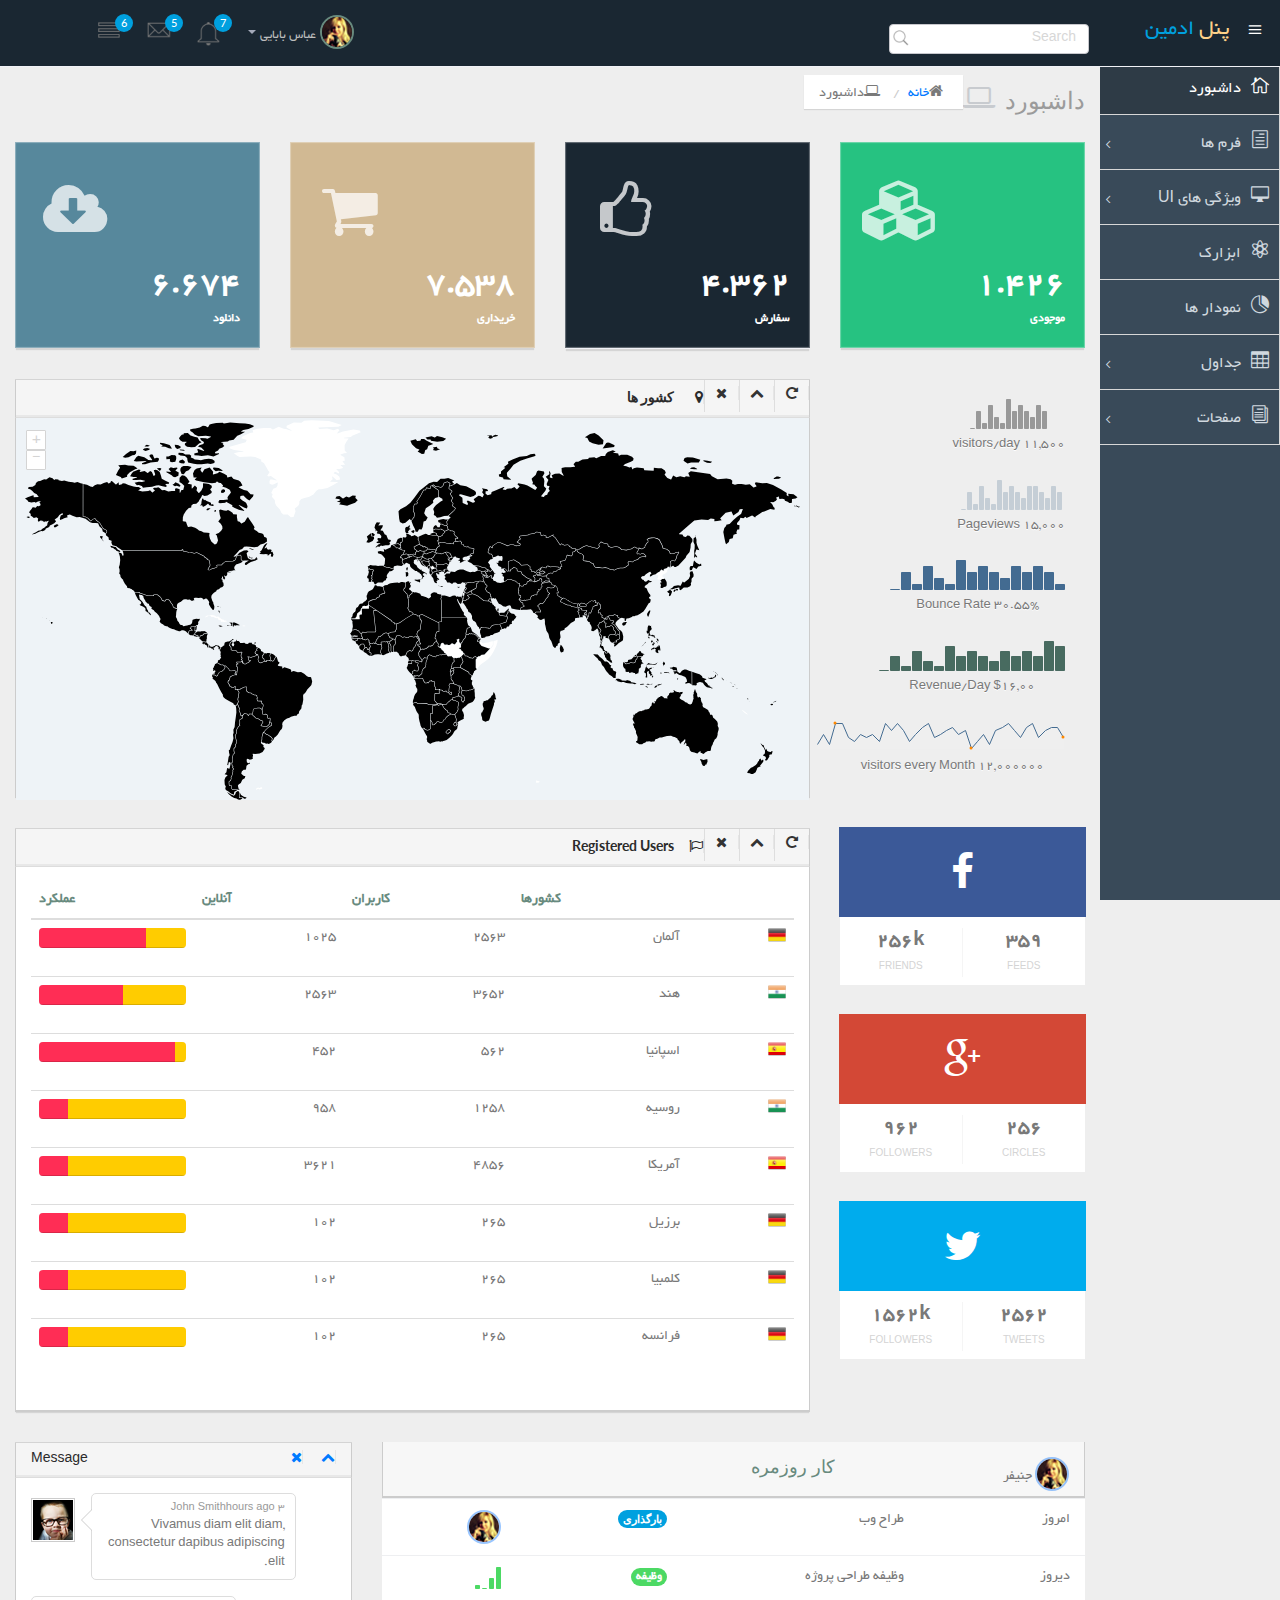
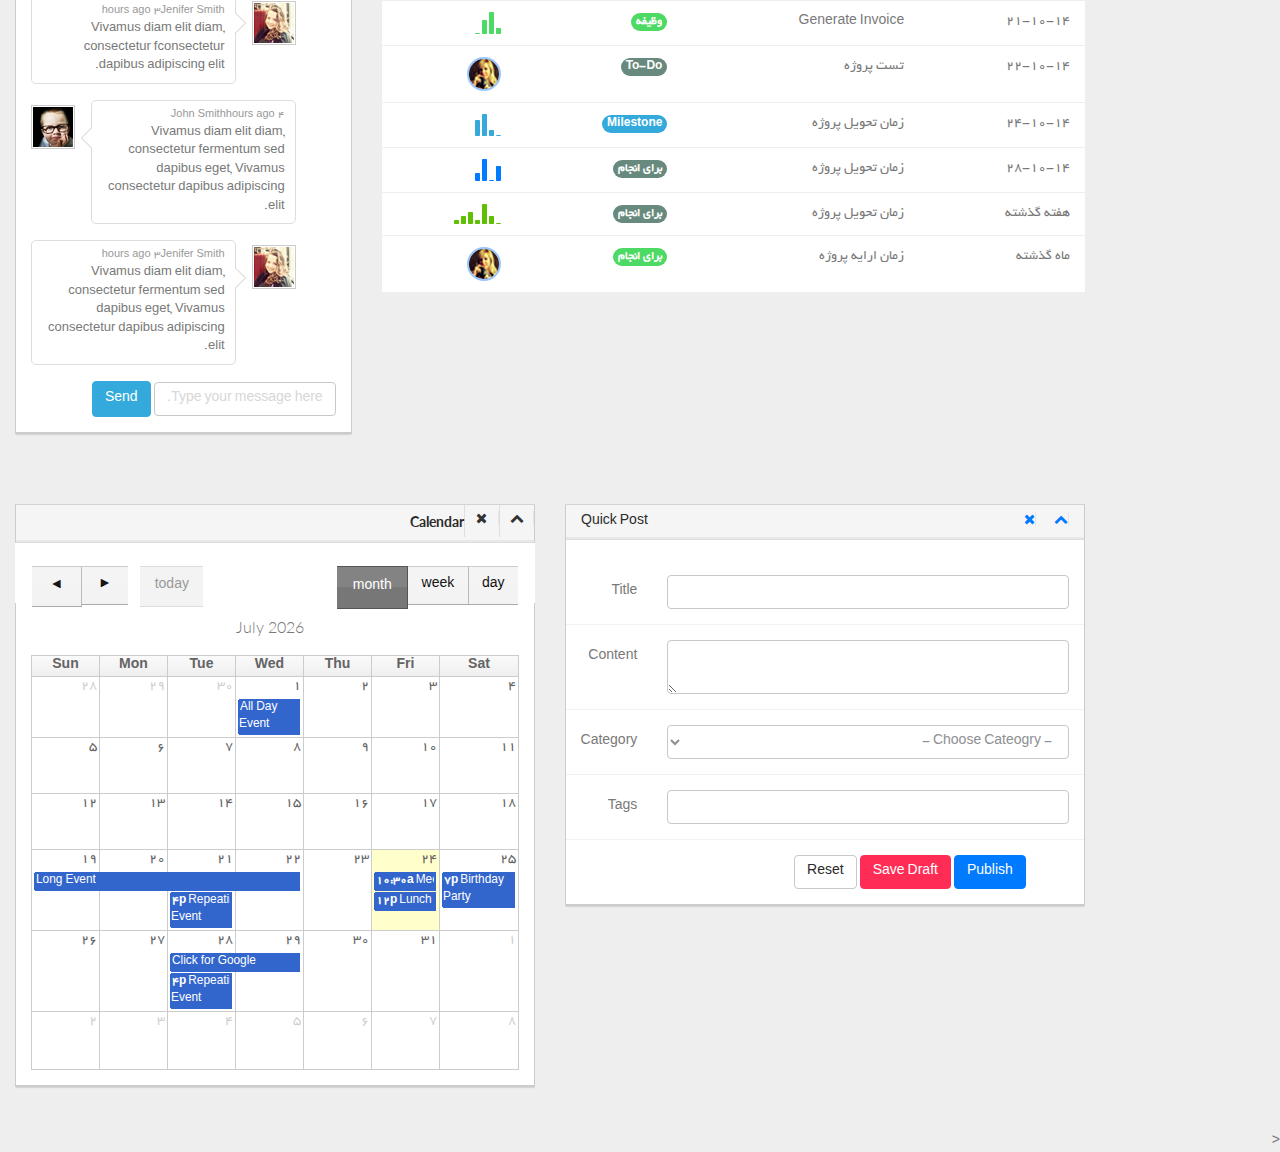
<file: NiceAdmin2/NiceAdmin/index.html>
<!DOCTYPE html>
<html lang="en">
  <head>
    <meta charset="utf-8">
    <meta name="viewport" content="width=device-width, initial-scale=1.0">
    <meta name="description" content="Creative - Bootstrap 3 Responsive Admin Template">
    <meta name="author" content="GeeksLabs">
    <meta name="keyword" content="Creative, Dashboard, Admin, Template, Theme, Bootstrap, Responsive, Retina, Minimal">
    <link rel="shortcut icon" href="img/favicon.png">

    <title>Creative - Bootstrap Admin Template</title>

    <!-- Bootstrap CSS -->    
    <link href="css/bootstrap.min.css" rel="stylesheet">
    <!-- bootstrap theme -->
    <link href="css/bootstrap-theme.css" rel="stylesheet">
    <!--external css-->
    <!-- font icon -->
    <link href="css/elegant-icons-style.css" rel="stylesheet" />
    <link href="css/font-awesome.min.css" rel="stylesheet" />    
    <!-- full calendar css-->
    <link href="assets/fullcalendar/fullcalendar/bootstrap-fullcalendar.css" rel="stylesheet" />
	<link href="assets/fullcalendar/fullcalendar/fullcalendar.css" rel="stylesheet" />
    <!-- easy pie chart-->
    <link href="assets/jquery-easy-pie-chart/jquery.easy-pie-chart.css" rel="stylesheet" type="text/css" media="screen"/>
    <!-- owl carousel -->
    <link rel="stylesheet" href="css/owl.carousel.css" type="text/css">
	<link href="css/jquery-jvectormap-1.2.2.css" rel="stylesheet">
    <!-- Custom styles -->
	<link rel="stylesheet" href="css/fullcalendar.css">
	<link href="css/widgets.css" rel="stylesheet">
    <link href="css/style.css" rel="stylesheet">
    <link href="css/style-responsive.css" rel="stylesheet" />
	<link href="css/xcharts.min.css" rel=" stylesheet">	
	<link href="css/jquery-ui-1.10.4.min.css" rel="stylesheet">
    <!-- HTML5 shim and Respond.js IE8 support of HTML5 -->
    <!--[if lt IE 9]>
      <script src="js/html5shiv.js"></script>
      <script src="js/respond.min.js"></script>
      <script src="js/lte-ie7.js"></script>
    <![endif]-->
  </head>

  <body>
  <!-- container section start -->
  <section id="container" class="">
     
      
      <header class="header dark-bg">
            <div class="toggle-nav">
                <div class="icon-reorder tooltips" data-original-title="Toggle Navigation" data-placement="bottom"><i class="icon_menu"></i></div>
            </div>

            <!--logo start-->
            <a href="index.html" class="logo">پنل  <span class="lite"> ادمین</span></a>
            <!--logo end-->

            <div class="nav search-row" id="top_menu">
                <!--  search form start -->
                <ul class="nav top-menu">                    
                    <li>
                        <form class="navbar-form">
                            <input class="form-control" placeholder="Search" type="text">
                        </form>
                    </li>                    
                </ul>
                <!--  search form end -->                
            </div>

            <div class="top-nav notification-row">                
                <!-- notificatoin dropdown start-->
                <ul class="nav pull-left top-menu">
                    
                    <!-- task notificatoin start -->
                    <li id="task_notificatoin_bar" class="dropdown">
                        <a data-toggle="dropdown" class="dropdown-toggle" href="#">
                            <span class="icon-task-l"></i>
                            <span class="badge bg-important">6</span>
                        </a>
                        <ul class="dropdown-menu extended tasks-bar">
                            <div class="notify-arrow notify-arrow-blue"></div>
                            <li>
                                <p class="blue">شما 6 نامه در حال انتظار دارید.</p>
                            </li>
                            <li>
                                <a href="#">
                                    <div class="task-info">
                                        <div class="desc">طراحی PSD</div>
                                        <div class="percent">90%</div>
                                    </div>
                                    <div class="progress progress-striped">
                                        <div class="progress-bar progress-bar-success" role="progressbar" aria-valuenow="90" aria-valuemin="0" aria-valuemax="100" style="width: 90%">
                                            <span class="sr-only">90% Complete (success)</span>
                                        </div>
                                    </div>
                                </a>
                            </li>
                            <li>
                                <a href="#">
                                    <div class="task-info">
                                        <div class="desc">
                                            پروژه 1
                                        </div>
                                        <div class="percent">30%</div>
                                    </div>
                                    <div class="progress progress-striped">
                                        <div class="progress-bar progress-bar-warning" role="progressbar" aria-valuenow="30" aria-valuemin="0" aria-valuemax="100" style="width: 30%">
                                            <span class="sr-only">30% Complete (warning)</span>
                                        </div>
                                    </div>
                                </a>
                            </li>
                            <li>
                                <a href="#">
                                    <div class="task-info">
                                        <div class="desc">بازاریابی دیجیتال</div>
                                        <div class="percent">80%</div>
                                    </div>
                                    <div class="progress progress-striped">
                                        <div class="progress-bar progress-bar-info" role="progressbar" aria-valuenow="80" aria-valuemin="0" aria-valuemax="100" style="width: 80%">
                                            <span class="sr-only">80% Complete</span>
                                        </div>
                                    </div>
                                </a>
                            </li>
                            <li>
                                <a href="#">
                                    <div class="task-info">
                                        <div class="desc">طراحی لوگو</div>
                                        <div class="percent">78%</div>
                                    </div>
                                    <div class="progress progress-striped">
                                        <div class="progress-bar progress-bar-danger" role="progressbar" aria-valuenow="78" aria-valuemin="0" aria-valuemax="100" style="width: 78%">
                                            <span class="sr-only">78% Complete (danger)</span>
                                        </div>
                                    </div>
                                </a>
                            </li>
                            <li>
                                <a href="#">
                                    <div class="task-info">
                                        <div class="desc">اپ موبایل</div>
                                        <div class="percent">50%</div>
                                    </div>
                                    <div class="progress progress-striped active">
                                        <div class="progress-bar"  role="progressbar" aria-valuenow="50" aria-valuemin="0" aria-valuemax="100" style="width: 50%">
                                            <span class="sr-only">50% Complete</span>
                                        </div>
                                    </div>

                                </a>
                            </li>
                            <li class="external">
                                <a href="#">مشاهده همه وظایف</a>
                            </li>
                        </ul>
                    </li>
                    <!-- task notificatoin end -->
                    <!-- inbox notificatoin start-->
                    <li id="mail_notificatoin_bar" class="dropdown">
                        <a data-toggle="dropdown" class="dropdown-toggle" href="#">
                            <i class="icon-envelope-l"></i>
                            <span class="badge bg-important">5</span>
                        </a>
                        <ul class="dropdown-menu extended inbox">
                            <div class="notify-arrow notify-arrow-blue"></div>
                            <li>
                                <p class="blue">شما پنج پیام دارید</p>
                            </li>
                            <li>
                                <a href="#">
                                    <span class="photo"><img alt="avatar" src="./img/avatar-mini.jpg"></span>
                                    <span class="subject">
                                    <span class="from">رضا</span>
                                    <span class="time">1 دقیقه قبل</span>
                                    </span>
                                    <span class="message">
                                        من واقعا دوست دارم این پنل مدیریت.
                                    </span>
                                </a>
                            </li>
                            <li>
                                <a href="#">
                                    <span class="photo"><img alt="avatar" src="./img/avatar-mini2.jpg"></span>
                                    <span class="subject">
                                    <span class="from">سعید</span>
                                    <span class="time">5 دقیقه قبل</span>
                                    </span>
                                    <span class="message">
من واقعا دوست دارم این پنل مدیریت.
                                    </span>
                                </a>
                            </li>
                            <li>
                                <a href="#">
                                    <span class="photo"><img alt="avatar" src="./img/avatar-mini3.jpg"></span>
                                    <span class="subject">
                                    <span class="from">مصطفی</span>
                                    <span class="time">2 ساعت قبل</span>
                                    </span>
                                    <span class="message">
من واقعا دوست دارم این پنل مدیریت.
                                    </span>
                                </a>
                            </li>
                            <li>
                                <a href="#">
                                    <span class="photo"><img alt="avatar" src="./img/avatar-mini4.jpg"></span>
                                    <span class="subject">
                                    <span class="from">بهروز</span>
                                    <span class="time">1 روز قبل</span>
                                    </span>
                                    <span class="message">
من واقعا دوست دارم این پنل مدیریت.
                                    </span>
                                </a>
                            </li>
                            <li>
                                <a href="#">مشاهده همه نظرات</a>
                            </li>
                        </ul>
                    </li>
                    <!-- inbox notificatoin end -->
                    <!-- alert notification start-->
                    <li id="alert_notificatoin_bar" class="dropdown">
                        <a data-toggle="dropdown" class="dropdown-toggle" href="#">

                            <i class="icon-bell-l"></i>
                            <span class="badge bg-important">7</span>
                        </a>
                        <ul class="dropdown-menu extended notification">
                            <div class="notify-arrow notify-arrow-blue"></div>
                            <li>
                                <p class="blue">شما دارید 4 اطلاعیه</p>
                            </li>
                            <li>
                                <a href="#">
                                    <span class="label label-primary"><i class="icon_profile"></i></span> 
                                    درخواست دوستی
                                    <span class="small italic pull-right">5 دقیقه قبل</span>
                                </a>
                            </li>
                            <li>
                                <a href="#">
                                    <span class="label label-warning"><i class="icon_pin"></i></span>  
                                    محل مهدی
                                    <span class="small italic pull-right">50 دقیقه قبل</span>
                                </a>
                            </li>
                            <li>
                                <a href="#">
                                    <span class="label label-danger"><i class="icon_book_alt"></i></span> 
                                    پروژه 3 کامل شد
                                    <span class="small italic pull-right">1 ساعت قبل</span>
                                </a>
                            </li>
                            <li>
                                <a href="#">
                                    <span class="label label-success"><i class="icon_like"></i></span> 
من واقعا دوست دارم این پنل مدیریت.
                                    <span class="small italic pull-right"> امروز</span>
                                </a>
                            </li>                            
                            <li>
                                <a href="#">مشاهد همه اطلاعیه ها</a>
                            </li>
                        </ul>
                    </li>
                    <!-- alert notification end-->
                    <!-- user login dropdown start-->
                    <li class="dropdown">
                        <a data-toggle="dropdown" class="dropdown-toggle" href="#">
                            <span class="profile-ava">
                                <img alt="" src="img/avatar1_small.jpg">
                            </span>
                            <span class="username">عباس بابایی</span>
                            <b class="caret"></b>
                        </a>
                        <ul class="dropdown-menu extended logout">
                            <div class="log-arrow-up"></div>
                            <li class="eborder-top">
                                <a href="#"><i class="icon_profile"></i> پروفایل من</a>
                            </li>
                            <li>
                                <a href="#"><i class="icon_mail_alt"></i> صندوق ورودی من</a>
                            </li>
                            <li>
                                <a href="#"><i class="icon_clock_alt"></i> خط زمان</a>
                            </li>
                            <li>
                                <a href="#"><i class="icon_chat_alt"></i> نمودار ها</a>
                            </li>
                            <li>
                                <a href="login.html"><i class="icon_key_alt"></i> فعالیت خروج</a>
                            </li>
                            <li>
                                <a href="#"><i class="icon_key_alt"></i> اسناد</a>
                            </li>
                            <li>
                                <a href="#"><i class="icon_key_alt"></i> اسناد</a>
                            </li>
                        </ul>
                    </li>
                    <!-- user login dropdown end -->
                </ul>
                <!-- notificatoin dropdown end-->
            </div>
      </header>      
      <!--header end-->

      <!--sidebar start-->
      <aside>
          <div id="sidebar"  class="nav-collapse ">
              <!-- sidebar menu start-->
              <ul class="sidebar-menu">                
                  <li class="active">
                      <a class="" href="index.html">
                          <i class="icon_house_alt"></i>
                          <span>داشبورد</span>
                      </a>
                  </li>
				  <li class="sub-menu">
                      <a href="javascript:;" class="">
                          <i class="icon_document_alt"></i>
                          <span>فرم ها</span>
                          <span class="menu-arrow arrow_carrot-left"></span>
                      </a>
                      <ul class="sub">
                          <li><a class="" href="form_component.html">فرم المنت ها</a></li>
                          <li><a class="" href="form_validation.html">فرم اعتبار سنجی</a></li>
                      </ul>
                  </li>       
                  <li class="sub-menu">
                      <a href="javascript:;" class="">
                          <i class="icon_desktop"></i>
                          <span>ویژگی های UI</span>
                          <span class="menu-arrow arrow_carrot-left"></span>
                      </a>
                      <ul class="sub">
                          <li><a class="" href="general.html">المنت ها</a></li>
                          <li><a class="" href="buttons.html">کلید ها</a></li>
                          <li><a class="" href="grids.html">توری</a></li>
                      </ul>
                  </li>
                  <li>
                      <a class="" href="widgets.html">
                          <i class="icon_genius"></i>
                          <span>ابزارک</span>
                      </a>
                  </li>
                  <li>                     
                      <a class="" href="chart-chartjs.html">
                          <i class="icon_piechart"></i>
                          <span>نمودار ها</span>
                          
                      </a>
                                         
                  </li>
                             
                  <li class="sub-menu">
                      <a href="javascript:;" class="">
                          <i class="icon_table"></i>
                          <span>جداول</span>
                          <span class="menu-arrow arrow_carrot-left"></span>
                      </a>
                      <ul class="sub">
                          <li><a class="" href="basic_table.html">جدول اصلی</a></li>
                      </ul>
                  </li>
                  
                  <li class="sub-menu">
                      <a href="javascript:;" class="">
                          <i class="icon_documents_alt"></i>
                          <span>صفحات</span>
                          <span class="menu-arrow arrow_carrot-left"></span>
                      </a>
                      <ul class="sub">                          
                          <li><a class="" href="profile.html">پروفایل</a></li>
                          <li><a class="" href="login.html"><span>صفحه ورود</span></a></li>
                          <li><a class="" href="blank.html">صفحه خالی</a></li>
                          <li><a class="" href="404.html">خطای 404</a></li>
                      </ul>
                  </li>
                  
              </ul>
              <!-- sidebar menu end-->
          </div>
      </aside>
      <!--sidebar end-->
      
      <!--main content start-->
      <section id="main-content">
          <section class="wrapper">            
              <!--overview start-->
			  <div class="row">
				<div class="col-lg-12">
					<h3 class="page-header"><i class="fa fa-laptop"></i> داشبورد</h3>
					<ol class="breadcrumb">
						<li><i class="fa fa-home"></i><a href="index.html">خانه</a></li>
						<li><i class="fa fa-laptop"></i>داشبورد</li>
					</ol>
				</div>
			</div>
              
            <div class="row">
				<div class="col-lg-3 col-md-3 col-sm-12 col-xs-12">
					<div class="info-box blue-bg">
						<i class="fa fa-cloud-download"></i>
						<div class="count">6.674</div>
						<div class="title">دانلود</div>
					</div><!--/.info-box-->			
				</div><!--/.col-->
				
				<div class="col-lg-3 col-md-3 col-sm-12 col-xs-12">
					<div class="info-box brown-bg">
						<i class="fa fa-shopping-cart"></i>
						<div class="count">7.538</div>
						<div class="title">خریداری</div>
					</div><!--/.info-box-->			
				</div><!--/.col-->	
				
				<div class="col-lg-3 col-md-3 col-sm-12 col-xs-12">
					<div class="info-box dark-bg">
						<i class="fa fa-thumbs-o-up"></i>
						<div class="count">4.362</div>
						<div class="title">سفارش</div>
					</div><!--/.info-box-->			
				</div><!--/.col-->
				
				<div class="col-lg-3 col-md-3 col-sm-12 col-xs-12">
					<div class="info-box green-bg">
						<i class="fa fa-cubes"></i>
						<div class="count">1.426</div>
						<div class="title">موجودی</div>
					</div><!--/.info-box-->			
				</div><!--/.col-->
				
			</div><!--/.row-->
           <div class="row">
		    <div class="col-lg-9 col-md-12">

					<div class="panel panel-default">
						<div class="panel-heading">
							<h2><i class="fa fa-map-marker red"></i><strong>کشور ها</strong></h2>
							<div class="panel-actions">
								<a href="index.html#" class="btn-setting"><i class="fa fa-rotate-right"></i></a>
								<a href="index.html#" class="btn-minimize"><i class="fa fa-chevron-up"></i></a>
								<a href="index.html#" class="btn-close"><i class="fa fa-times"></i></a>
							</div>
						</div>
						<div class="panel-body-map">
							<div id="map" style="height:380px;"></div>
						</div>

					</div>
				</div>
              <div class="col-md-3">
              <!-- List starts -->
				<ul class="today-datas">
                <!-- List #1 -->
				<li>
                  <!-- Graph -->
                  <div><span id="todayspark1" class="spark"></span></div>
                  <!-- Text -->
                  <div class="datas-text">11,500 visitors/day</div>
                </li>
                <li>
                  <div><span id="todayspark2" class="spark"></span></div>
                  <div class="datas-text">15,000 Pageviews</div>
                </li>
                <li>
                  <div><span id="todayspark3" class="spark"></span></div>
                  <div class="datas-text">30.55% Bounce Rate</div>
                </li>
                <li>
                  <div><span id="todayspark4" class="spark"></span></div>
                  <div class="datas-text">$16,00 Revenue/Day</div>
                </li>
                <li>
                  <div><span id="todayspark5" class="spark"></span></div>
                  <div class="datas-text">12,000000 visitors every Month</div>
                </li>
              </ul>
              </div>


           </div>


		  <!-- Today status end -->



			<div class="row">

				<div class="col-lg-9 col-md-12">
					<div class="panel panel-default">
						<div class="panel-heading">
							<h2><i class="fa fa-flag-o red"></i><strong>Registered Users</strong></h2>
							<div class="panel-actions">
								<a href="index.html#" class="btn-setting"><i class="fa fa-rotate-right"></i></a>
								<a href="index.html#" class="btn-minimize"><i class="fa fa-chevron-up"></i></a>
								<a href="index.html#" class="btn-close"><i class="fa fa-times"></i></a>
							</div>
						</div>
						<div class="panel-body">
							<table class="table bootstrap-datatable countries">
								<thead>
									<tr>
										<th></th>
										<th>کشورها</th>
										<th>کاربران</th>
										<th>آنلاین</th>
										<th>عملکرد</th>
									</tr>
								</thead>
								<tbody>
									<tr>
										<td><img src="img/Germany.png" style="height:18px; margin-top:-2px;"></td>
										<td>آلمان</td>
										<td>2563</td>
										<td>1025</td>
										<td>
											<div class="progress thin">
												<div class="progress-bar progress-bar-danger" role="progressbar" aria-valuenow="73" aria-valuemin="0" aria-valuemax="100" style="width: 73%">
												</div>
												<div class="progress-bar progress-bar-warning" role="progressbar" aria-valuenow="27" aria-valuemin="0" aria-valuemax="100" style="width: 27%">
											  	</div>
											</div>
											<span class="sr-only">73%</span>
										</td>
									</tr>
									<tr>
										<td><img src="img/India.png" style="height:18px; margin-top:-2px;"></td>
										<td>هند</td>
										<td>3652</td>
										<td>2563</td>
										<td>
											<div class="progress thin">
												<div class="progress-bar progress-bar-danger" role="progressbar" aria-valuenow="57" aria-valuemin="0" aria-valuemax="100" style="width: 57%">
												</div>
												<div class="progress-bar progress-bar-warning" role="progressbar" aria-valuenow="43" aria-valuemin="0" aria-valuemax="100" style="width: 43%">
												</div>
											</div>
											<span class="sr-only">57%</span>
										</td>
									</tr>
									<tr>
										<td><img src="img/Spain.png" style="height:18px; margin-top:-2px;"></td>
										<td>اسپانیا</td>
										<td>562</td>
										<td>452</td>
										<td>
											<div class="progress thin">
												<div class="progress-bar progress-bar-danger" role="progressbar" aria-valuenow="93" aria-valuemin="0" aria-valuemax="100" style="width: 93%">
												</div>
												<div class="progress-bar progress-bar-warning" role="progressbar" aria-valuenow="7" aria-valuemin="0" aria-valuemax="100" style="width: 7%">
											  	</div>
											</div>
											<span class="sr-only">93%</span>
										</td>
									</tr>
									<tr>
										<td><img src="img/India.png" style="height:18px; margin-top:-2px;"></td>
										<td>روسیه</td>
										<td>1258</td>
										<td>958</td>
										<td>
											<div class="progress thin">
											  	<div class="progress-bar progress-bar-danger" role="progressbar" aria-valuenow="20" aria-valuemin="0" aria-valuemax="100" style="width: 20%">
											  	</div>
												<div class="progress-bar progress-bar-warning" role="progressbar" aria-valuenow="80" aria-valuemin="0" aria-valuemax="100" style="width: 80%">
											  	</div>
											</div>
											<span class="sr-only">20%</span>
										</td>
									</tr>
									<tr>
										<td><img src="img/Spain.png" style="height:18px; margin-top:-2px;"></td>
										<td>آمریکا</td>
										<td>4856</td>
										<td>3621</td>
										<td>
											<div class="progress thin">
											  	<div class="progress-bar progress-bar-danger" role="progressbar" aria-valuenow="20" aria-valuemin="0" aria-valuemax="100" style="width: 20%">
											  	</div>
												<div class="progress-bar progress-bar-warning" role="progressbar" aria-valuenow="80" aria-valuemin="0" aria-valuemax="100" style="width: 80%">
											  	</div>
											</div>
											<span class="sr-only">20%</span>
										</td>
									</tr>
									<tr>
										<td><img src="img/Germany.png" style="height:18px; margin-top:-2px;"></td>
										<td>برزیل</td>
										<td>265</td>
										<td>102</td>
										<td>
											<div class="progress thin">
											  	<div class="progress-bar progress-bar-danger" role="progressbar" aria-valuenow="20" aria-valuemin="0" aria-valuemax="100" style="width: 20%">
											  	</div>
												<div class="progress-bar progress-bar-warning" role="progressbar" aria-valuenow="80" aria-valuemin="0" aria-valuemax="100" style="width: 80%">
											  	</div>
											</div>
											<span class="sr-only">20%</span>
										</td>
									</tr>
									<tr>
										<td><img src="img/Germany.png" style="height:18px; margin-top:-2px;"></td>
										<td>کلمبیا</td>
										<td>265</td>
										<td>102</td>
										<td>
											<div class="progress thin">
											  	<div class="progress-bar progress-bar-danger" role="progressbar" aria-valuenow="20" aria-valuemin="0" aria-valuemax="100" style="width: 20%">
											  	</div>
												<div class="progress-bar progress-bar-warning" role="progressbar" aria-valuenow="80" aria-valuemin="0" aria-valuemax="100" style="width: 80%">
											  	</div>
											</div>
											<span class="sr-only">20%</span>
										</td>
									</tr>
									<tr>
										<td><img src="img/Germany.png" style="height:18px; margin-top:-2px;"></td>
										<td>فرانسه</td>
										<td>265</td>
										<td>102</td>
										<td>
											<div class="progress thin">
											  	<div class="progress-bar progress-bar-danger" role="progressbar" aria-valuenow="20" aria-valuemin="0" aria-valuemax="100" style="width: 20%">
											  	</div>
												<div class="progress-bar progress-bar-warning" role="progressbar" aria-valuenow="80" aria-valuemin="0" aria-valuemax="100" style="width: 80%">
											  	</div>
											</div>
											<span class="sr-only">20%</span>
										</td>
									</tr>
								</tbody>
							</table>
						</div>

					</div>

				</div><!--/col-->
				<div class="col-md-3">

					<div class="social-box facebook">
						<i class="fa fa-facebook"></i>
						<ul>
							<li>
								<strong>256k</strong>
								<span>friends</span>
							</li>
							<li>
								<strong>359</strong>
								<span>feeds</span>
							</li>
						</ul>
					</div><!--/social-box-->
				</div>
				<div class="col-md-3">

					<div class="social-box google-plus">
						<i class="fa fa-google-plus"></i>
						<ul>
							<li>
								<strong>962</strong>
								<span>followers</span>
							</li>
							<li>
								<strong>256</strong>
								<span>circles</span>
							</li>
						</ul>
					</div><!--/social-box-->

				</div><!--/col-->
				<div class="col-md-3">

					<div class="social-box twitter">
						<i class="fa fa-twitter"></i>
						<ul>
							<li>
								<strong>1562k</strong>
								<span>followers</span>
							</li>
							<li>
								<strong>2562</strong>
								<span>tweets</span>
							</li>
						</ul>
					</div><!--/social-box-->

				</div><!--/col-->

              </div>



                <!-- statics end -->




              <!-- project team & activity start -->
          <div class="row">
            <div class="col-md-4 portlets">
              <!-- Widget -->
              <div class="panel panel-default">
				<div class="panel-heading">
                  <div class="pull-left">Message</div>
                  <div class="widget-icons pull-right">
                    <a href="#" class="wminimize"><i class="fa fa-chevron-up"></i></a>
                    <a href="#" class="wclose"><i class="fa fa-times"></i></a>
                  </div>
                  <div class="clearfix"></div>
                </div>

                <div class="panel-body">
                  <!-- Widget content -->
                  <div class="padd sscroll">

                    <ul class="chats">

                      <!-- Chat by us. Use the class "by-me". -->
                      <li class="by-me">
                        <!-- Use the class "pull-left" in avatar -->
                        <div class="avatar pull-left">
                          <img src="img/user.jpg" alt=""/>
                        </div>

                        <div class="chat-content">
                          <!-- In meta area, first include "name" and then "time" -->
                          <div class="chat-meta">John Smith <span class="pull-right">3 hours ago</span></div>
                          Vivamus diam elit diam, consectetur dapibus adipiscing elit.
                          <div class="clearfix"></div>
                        </div>
                      </li>

                      <!-- Chat by other. Use the class "by-other". -->
                      <li class="by-other">
                        <!-- Use the class "pull-right" in avatar -->
                        <div class="avatar pull-right">
                          <img src="img/user22.png" alt=""/>
                        </div>

                        <div class="chat-content">
                          <!-- In the chat meta, first include "time" then "name" -->
                          <div class="chat-meta">3 hours ago <span class="pull-right">Jenifer Smith</span></div>
                          Vivamus diam elit diam, consectetur fconsectetur dapibus adipiscing elit.
                          <div class="clearfix"></div>
                        </div>
                      </li>

                      <li class="by-me">
                        <div class="avatar pull-left">
                          <img src="img/user.jpg" alt=""/>
                        </div>

                        <div class="chat-content">
                          <div class="chat-meta">John Smith <span class="pull-right">4 hours ago</span></div>
                          Vivamus diam elit diam, consectetur fermentum sed dapibus eget, Vivamus consectetur dapibus adipiscing elit.
                          <div class="clearfix"></div>
                        </div>
                      </li>

                      <li class="by-other">
                        <!-- Use the class "pull-right" in avatar -->
                        <div class="avatar pull-right">
                          <img src="img/user22.png" alt=""/>
                        </div>

                        <div class="chat-content">
                          <!-- In the chat meta, first include "time" then "name" -->
                          <div class="chat-meta">3 hours ago <span class="pull-right">Jenifer Smith</span></div>
                          Vivamus diam elit diam, consectetur fermentum sed dapibus eget, Vivamus consectetur dapibus adipiscing elit.
                          <div class="clearfix"></div>
                        </div>
                      </li>

                    </ul>

                  </div>
                  <!-- Widget footer -->
                  <div class="widget-foot">

                      <form class="form-inline">
						<div class="form-group">
							<input type="text" class="form-control" placeholder="Type your message here...">
						</div>
                        <button type="submit" class="btn btn-info">Send</button>
                      </form>


                  </div>
                </div>


              </div>
            </div>

                  <div class="col-lg-8">
                      <!--Project Activity start-->
                      <section class="panel">
                          <div class="panel-body progress-panel">
                            <div class="row">
                              <div class="col-lg-8 task-progress pull-left">
                                  <h1>کار روزمره</h1>
                              </div>
                              <div class="col-lg-4">
                                <span class="profile-ava pull-right">
                                        <img alt="" class="simple" src="img/avatar1_small.jpg">
                                        جنیفر
                                </span>
                              </div>
                            </div>
                          </div>
                          <table class="table table-hover personal-task">
                              <tbody>
                              <tr>
                                  <td>امروز</td>
                                  <td>
                                      طراح وب
                                  </td>
                                  <td>
                                      <span class="badge bg-important">بارگذاری</span>
                                  </td>
                                  <td>
                                    <span class="profile-ava">
                                        <img alt="" class="simple" src="img/avatar1_small.jpg">
                                    </span>
                                  </td>
                              </tr>
                              <tr>
                                  <td>دیروز</td>
                                  <td>
                                      وظیفه طراحی پروژه
                                  </td>
                                  <td>
                                      <span class="badge bg-success">وظیفه</span>
                                  </td>
                                  <td>
                                      <div id="work-progress2"></div>
                                  </td>
                              </tr>
                              <tr>
                                  <td>21-10-14</td>
                                  <td>
                                      Generate Invoice
                                  </td>
                                  <td>
                                      <span class="badge bg-success">وظیفه</span>
                                  </td>
                                  <td>
                                      <div id="work-progress3"></div>
                                  </td>
                              </tr>
                              <tr>
                                  <td>22-10-14</td>
                                  <td>
                                      تست پروژه
                                  </td>
                                  <td>
                                      <span class="badge bg-primary">To-Do</span>
                                  </td>
                                  <td>
                                      <span class="profile-ava">
                                        <img alt="" class="simple" src="img/avatar1_small.jpg">
                                      </span>
                                  </td>
                              </tr>
                              <tr>
                                  <td>24-10-14</td>
                                  <td>
                                      زمان تحویل پروژه
                                  </td>
                                  <td>
                                      <span class="badge bg-info">Milestone</span>
                                  </td>
                                  <td>
                                      <div id="work-progress4"></div>
                                  </td>
                              </tr>
                              <tr>
                                  <td>28-10-14</td>
                                  <td>
                                      زمان تحویل پروژه
                                  </td>
                                  <td>
                                      <span class="badge bg-primary">برای انجام</span>
                                  </td>
                                  <td>
                                      <div id="work-progress5"></div>
                                  </td>
                              </tr>
							  <tr>
                                  <td>هفته گذشته</td>
                                  <td>
                                      زمان تحویل پروژه
                                  </td>
                                  <td>
                                      <span class="badge bg-primary">برای انجام</span>
                                  </td>
                                  <td>
                                      <div id="work-progress1"></div>
                                  </td>
                              </tr>
							  <tr>
                                  <td>ماه گذشته</td>
                                  <td>
                                      زمان ارایه پروژه
                                  </td>
                                  <td>
                                      <span class="badge bg-success">برای انجام</span>
                                  </td>
                                  <td>
                                      <span class="profile-ava">
                                        <img alt="" class="simple" src="img/avatar1_small.jpg">
                                      </span>
                                  </td>
                              </tr>
                              </tbody>
                          </table>
                      </section>
                      <!--Project Activity end-->
                  </div>
              </div><br><br>

		<div class="row">
			<div class="col-md-6 portlets">
            <div class="panel panel-default">
				<div class="panel-heading">
                  <h2><strong>Calendar</strong></h2>
				<div class="panel-actions">
                    <a href="#" class="wminimize"><i class="fa fa-chevron-up"></i></a>
                    <a href="#" class="wclose"><i class="fa fa-times"></i></a>
                </div>

                </div><br><br><br>
                <div class="panel-body">
                  <!-- Widget content -->

                    <!-- Below line produces calendar. I am using FullCalendar plugin. -->
                    <div id="calendar"></div>

                </div>
              </div>

            </div>

				 <div class="col-md-6 portlets">
              <div class="panel panel-default">
                <div class="panel-heading">
                  <div class="pull-left">Quick Post</div>
                  <div class="widget-icons pull-right">
                    <a href="#" class="wminimize"><i class="fa fa-chevron-up"></i></a>
                    <a href="#" class="wclose"><i class="fa fa-times"></i></a>
                  </div>
                  <div class="clearfix"></div>
                </div>
                <div class="panel-body">
                  <div class="padd">

                      <div class="form quick-post">
                                      <!-- Edit profile form (not working)-->
                                      <form class="form-horizontal">
                                          <!-- Title -->
                                          <div class="form-group">
                                            <label class="control-label col-lg-2" for="title">Title</label>
                                            <div class="col-lg-10">
                                              <input type="text" class="form-control" id="title">
                                            </div>
                                          </div>
                                          <!-- Content -->
                                          <div class="form-group">
                                            <label class="control-label col-lg-2" for="content">Content</label>
                                            <div class="col-lg-10">
                                              <textarea class="form-control" id="content"></textarea>
                                            </div>
                                          </div>
                                          <!-- Cateogry -->
                                          <div class="form-group">
                                            <label class="control-label col-lg-2">Category</label>
                                            <div class="col-lg-10">
                                                <select class="form-control">
                                                  <option value="">- Choose Cateogry -</option>
                                                  <option value="1">General</option>
                                                  <option value="2">News</option>
                                                  <option value="3">Media</option>
                                                  <option value="4">Funny</option>
                                                </select>
                                            </div>
                                          </div>
                                          <!-- Tags -->
                                          <div class="form-group">
                                            <label class="control-label col-lg-2" for="tags">Tags</label>
                                            <div class="col-lg-10">
                                              <input type="text" class="form-control" id="tags">
                                            </div>
                                          </div>

                                          <!-- Buttons -->
                                          <div class="form-group">
                                             <!-- Buttons -->
											 <div class="col-lg-offset-2 col-lg-9">
												<button type="submit" class="btn btn-primary">Publish</button>
												<button type="submit" class="btn btn-danger">Save Draft</button>
												<button type="reset" class="btn btn-default">Reset</button>
											 </div>
                                          </div>
                                      </form>
                                    </div>


                  </div>
                  <div class="widget-foot">
                    <!-- Footer goes here -->
                  </div>
                </div>
              </div>

            </div>

          </div>
              <!-- project team & activity end -->

          </section>
      </section>
      <!--main content end-->
  </section>
  <!-- container section start -->

    <!-- javascripts -->
    <script src="js/jquery.js"></script>
	<script src="js/jquery-ui-1.10.4.min.js"></script>
    <script src="js/jquery-1.8.3.min.js"></script>
    <script type="text/javascript" src="js/jquery-ui-1.9.2.custom.min.js"></script>
    <!-- bootstrap -->
    <script src="js/bootstrap.min.js"></script>
    <!-- nice scroll -->
    <script src="js/jquery.scrollTo.min.js"></script>
    <script src="js/jquery.nicescroll.js" type="text/javascript"></script>
    <!-- charts scripts -->
    <script src="assets/jquery-knob/js/jquery.knob.js"></script>
    <script src="js/jquery.sparkline.js" type="text/javascript"></script>
    <script src="assets/jquery-easy-pie-chart/jquery.easy-pie-chart.js"></script>
    <script src="js/owl.carousel.js" ></script>
    <!-- jQuery full calendar -->
    <<script src="js/fullcalendar.min.js"></script> <!-- Full Google Calendar - Calendar -->
	<script src="assets/fullcalendar/fullcalendar/fullcalendar.js"></script>
    <!--script for this page only-->
    <script src="js/calendar-custom.js"></script>
	<script src="js/jquery.rateit.min.js"></script>
    <!-- custom select -->
    <script src="js/jquery.customSelect.min.js" ></script>
	<script src="assets/chart-master/Chart.js"></script>
   
    <!--custome script for all page-->
    <script src="js/scripts.js"></script>
    <!-- custom script for this page-->
    <script src="js/sparkline-chart.js"></script>
    <script src="js/easy-pie-chart.js"></script>
	<script src="js/jquery-jvectormap-1.2.2.min.js"></script>
	<script src="js/jquery-jvectormap-world-mill-en.js"></script>
	<script src="js/xcharts.min.js"></script>
	<script src="js/jquery.autosize.min.js"></script>
	<script src="js/jquery.placeholder.min.js"></script>
	<script src="js/gdp-data.js"></script>	
	<script src="js/morris.min.js"></script>
	<script src="js/sparklines.js"></script>	
	<script src="js/charts.js"></script>
	<script src="js/jquery.slimscroll.min.js"></script>
  <script>

      //knob
      $(function() {
        $(".knob").knob({
          'draw' : function () { 
            $(this.i).val(this.cv + '%')
          }
        })
      });

      //carousel
      $(document).ready(function() {
          $("#owl-slider").owlCarousel({
              navigation : true,
              slideSpeed : 300,
              paginationSpeed : 400,
              singleItem : true

          });
      });

      //custom select box

      $(function(){
          $('select.styled').customSelect();
      });
	  
	  /* ---------- Map ---------- */
	$(function(){
	  $('#map').vectorMap({
	    map: 'world_mill_en',
	    series: {
	      regions: [{
	        values: gdpData,
	        scale: ['#000', '#000'],
	        normalizeFunction: 'polynomial'
	      }]
	    },
		backgroundColor: '#eef3f7',
	    onLabelShow: function(e, el, code){
	      el.html(el.html()+' (GDP - '+gdpData[code]+')');
	    }
	  });
	});



  </script>

  </body>
</html>
</file>
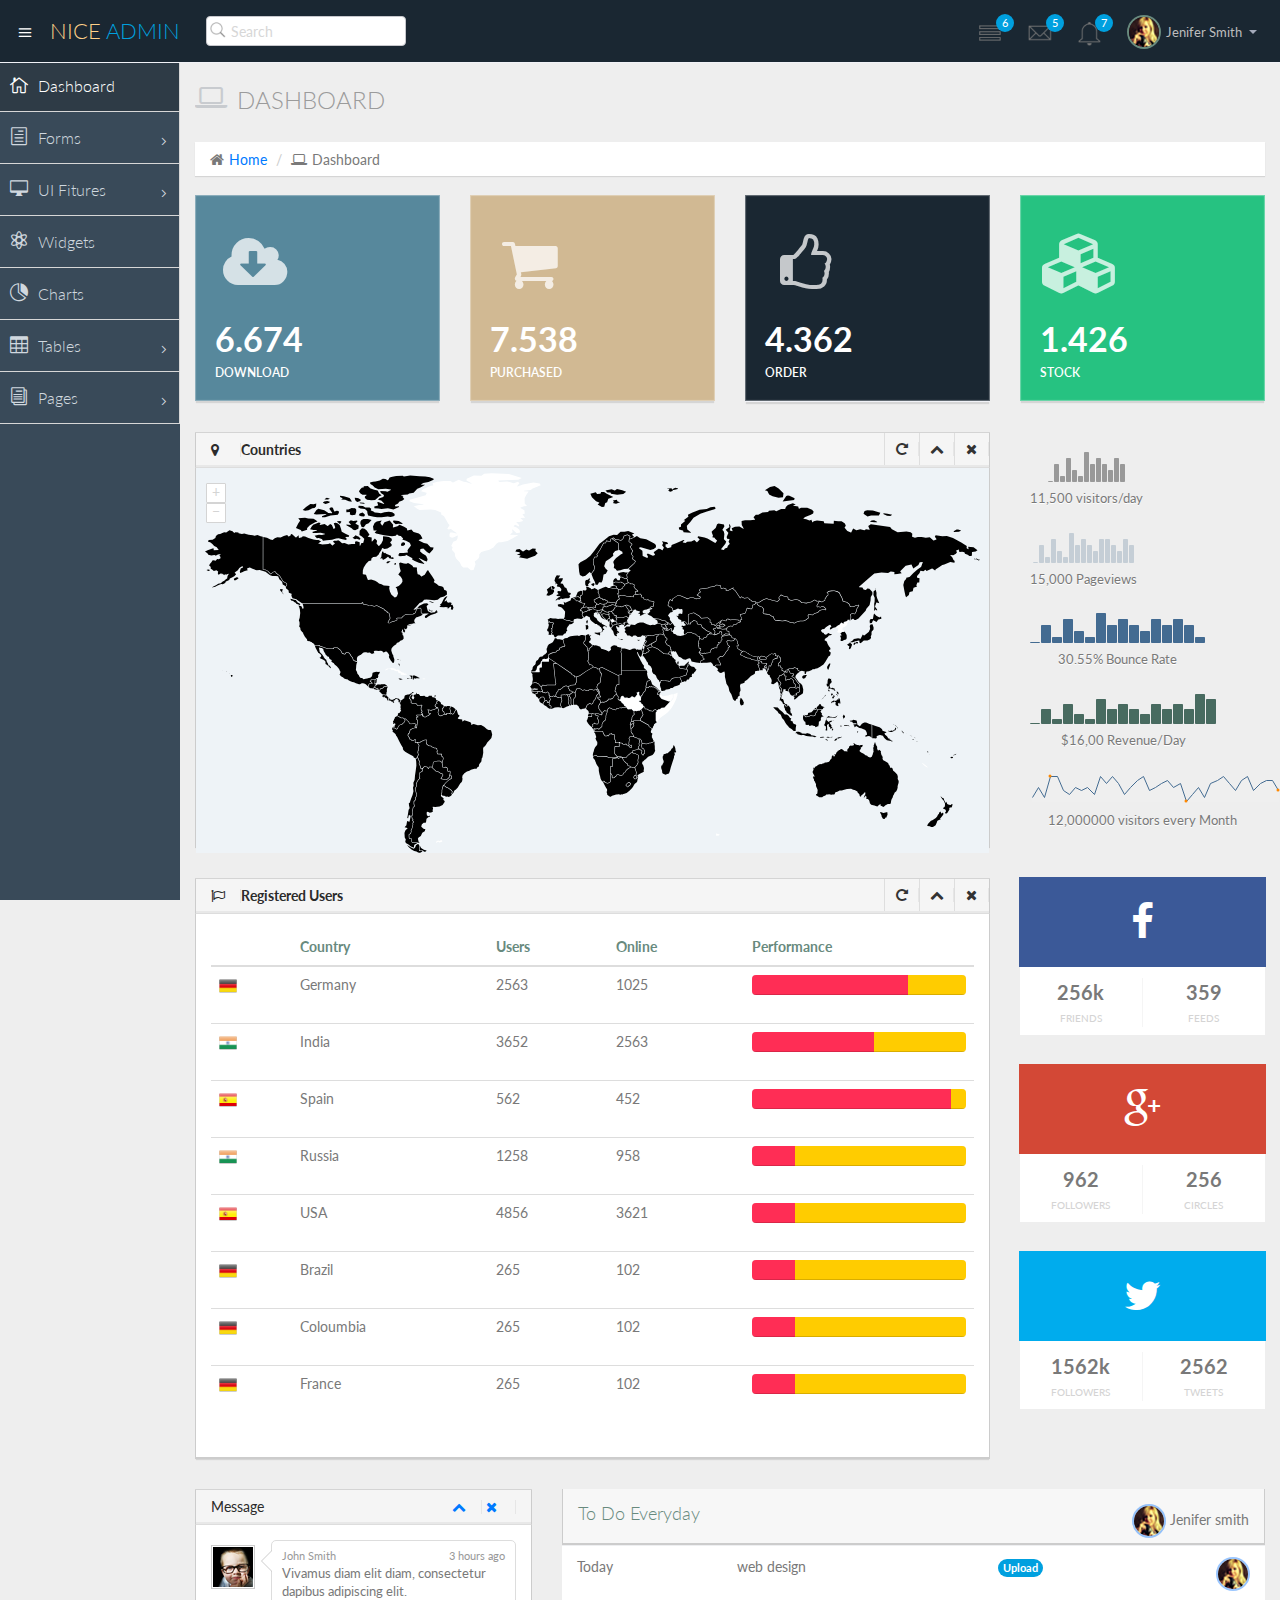
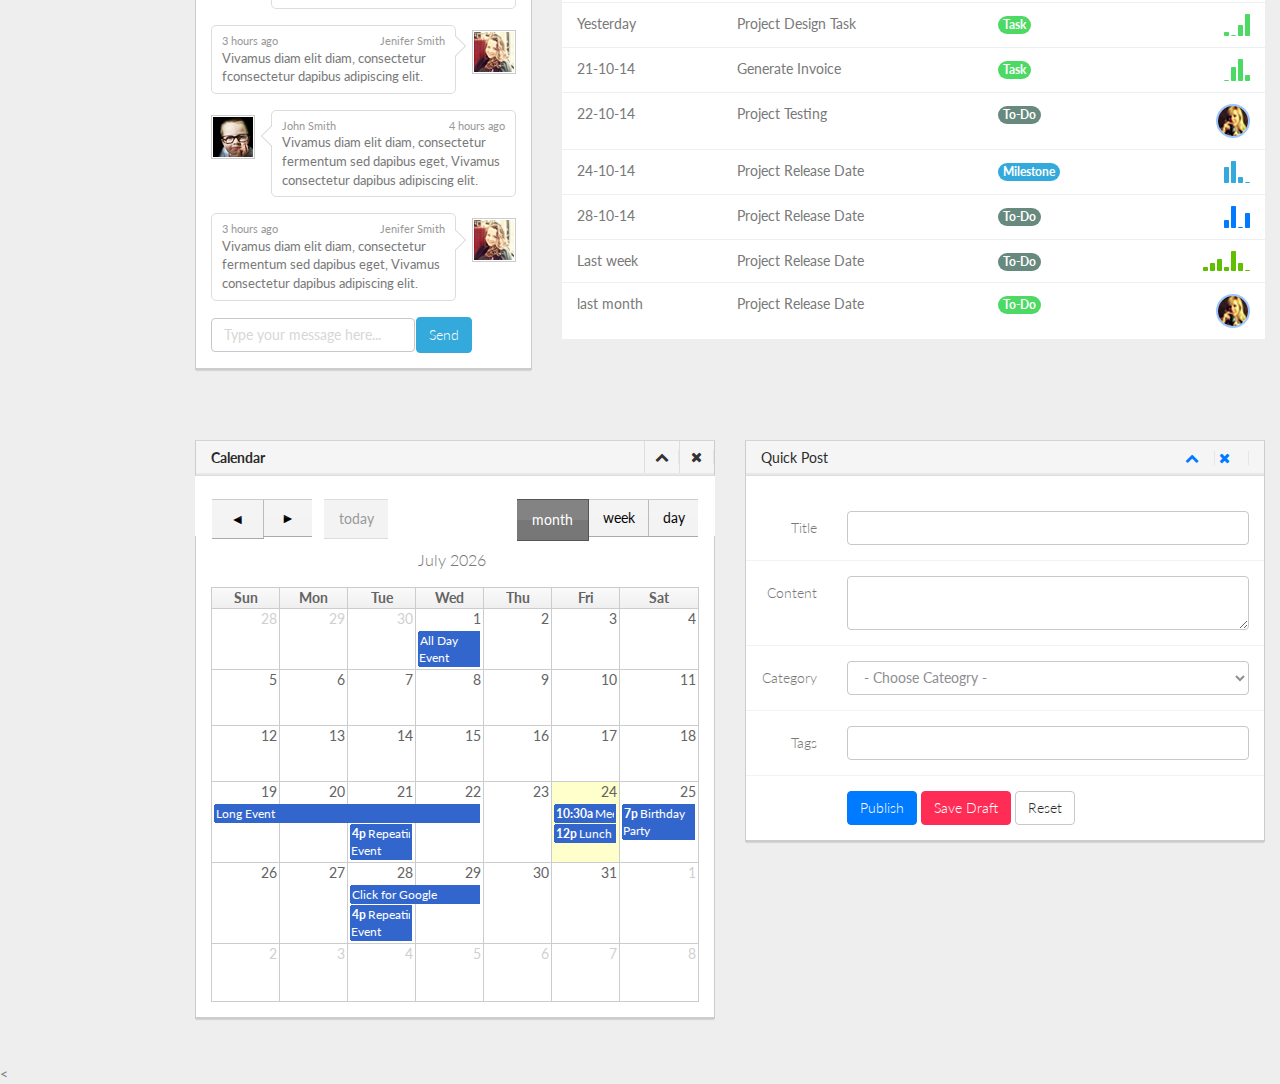
<file: NiceAdmin_2/NiceAdmin/index.html>
<!DOCTYPE html>
<html lang="en">
  <head>
    <meta charset="utf-8">
    <meta name="viewport" content="width=device-width, initial-scale=1.0">
    <meta name="description" content="Creative - Bootstrap 3 Responsive Admin Template">
    <meta name="author" content="GeeksLabs">
    <meta name="keyword" content="Creative, Dashboard, Admin, Template, Theme, Bootstrap, Responsive, Retina, Minimal">
    <link rel="shortcut icon" href="img/favicon.png">

    <title>Creative - Bootstrap Admin Template</title>

    <!-- Bootstrap CSS -->    
    <link href="css/bootstrap.min.css" rel="stylesheet">
    <!-- bootstrap theme -->
    <link href="css/bootstrap-theme.css" rel="stylesheet">
    <!--external css-->
    <!-- font icon -->
    <link href="css/elegant-icons-style.css" rel="stylesheet" />
    <link href="css/font-awesome.min.css" rel="stylesheet" />    
    <!-- full calendar css-->
    <link href="assets/fullcalendar/fullcalendar/bootstrap-fullcalendar.css" rel="stylesheet" />
	<link href="assets/fullcalendar/fullcalendar/fullcalendar.css" rel="stylesheet" />
    <!-- easy pie chart-->
    <link href="assets/jquery-easy-pie-chart/jquery.easy-pie-chart.css" rel="stylesheet" type="text/css" media="screen"/>
    <!-- owl carousel -->
    <link rel="stylesheet" href="css/owl.carousel.css" type="text/css">
	<link href="css/jquery-jvectormap-1.2.2.css" rel="stylesheet">
    <!-- Custom styles -->
	<link rel="stylesheet" href="css/fullcalendar.css">
	<link href="css/widgets.css" rel="stylesheet">
    <link href="css/style.css" rel="stylesheet">
    <link href="css/style-responsive.css" rel="stylesheet" />
	<link href="css/xcharts.min.css" rel=" stylesheet">	
	<link href="css/jquery-ui-1.10.4.min.css" rel="stylesheet">
    <!-- HTML5 shim and Respond.js IE8 support of HTML5 -->
    <!--[if lt IE 9]>
      <script src="js/html5shiv.js"></script>
      <script src="js/respond.min.js"></script>
      <script src="js/lte-ie7.js"></script>
    <![endif]-->
  </head>

  <body>
  <!-- container section start -->
  <section id="container" class="">
     
      
      <header class="header dark-bg">
            <div class="toggle-nav">
                <div class="icon-reorder tooltips" data-original-title="Toggle Navigation" data-placement="bottom"><i class="icon_menu"></i></div>
            </div>

            <!--logo start-->
            <a href="index.html" class="logo">Nice <span class="lite">Admin</span></a>
            <!--logo end-->

            <div class="nav search-row" id="top_menu">
                <!--  search form start -->
                <ul class="nav top-menu">                    
                    <li>
                        <form class="navbar-form">
                            <input class="form-control" placeholder="Search" type="text">
                        </form>
                    </li>                    
                </ul>
                <!--  search form end -->                
            </div>

            <div class="top-nav notification-row">                
                <!-- notificatoin dropdown start-->
                <ul class="nav pull-right top-menu">
                    
                    <!-- task notificatoin start -->
                    <li id="task_notificatoin_bar" class="dropdown">
                        <a data-toggle="dropdown" class="dropdown-toggle" href="#">
                            <span class="icon-task-l"></i>
                            <span class="badge bg-important">6</span>
                        </a>
                        <ul class="dropdown-menu extended tasks-bar">
                            <div class="notify-arrow notify-arrow-blue"></div>
                            <li>
                                <p class="blue">You have 6 pending letter</p>
                            </li>
                            <li>
                                <a href="#">
                                    <div class="task-info">
                                        <div class="desc">Design PSD </div>
                                        <div class="percent">90%</div>
                                    </div>
                                    <div class="progress progress-striped">
                                        <div class="progress-bar progress-bar-success" role="progressbar" aria-valuenow="90" aria-valuemin="0" aria-valuemax="100" style="width: 90%">
                                            <span class="sr-only">90% Complete (success)</span>
                                        </div>
                                    </div>
                                </a>
                            </li>
                            <li>
                                <a href="#">
                                    <div class="task-info">
                                        <div class="desc">
                                            Project 1
                                        </div>
                                        <div class="percent">30%</div>
                                    </div>
                                    <div class="progress progress-striped">
                                        <div class="progress-bar progress-bar-warning" role="progressbar" aria-valuenow="30" aria-valuemin="0" aria-valuemax="100" style="width: 30%">
                                            <span class="sr-only">30% Complete (warning)</span>
                                        </div>
                                    </div>
                                </a>
                            </li>
                            <li>
                                <a href="#">
                                    <div class="task-info">
                                        <div class="desc">Digital Marketing</div>
                                        <div class="percent">80%</div>
                                    </div>
                                    <div class="progress progress-striped">
                                        <div class="progress-bar progress-bar-info" role="progressbar" aria-valuenow="80" aria-valuemin="0" aria-valuemax="100" style="width: 80%">
                                            <span class="sr-only">80% Complete</span>
                                        </div>
                                    </div>
                                </a>
                            </li>
                            <li>
                                <a href="#">
                                    <div class="task-info">
                                        <div class="desc">Logo Designing</div>
                                        <div class="percent">78%</div>
                                    </div>
                                    <div class="progress progress-striped">
                                        <div class="progress-bar progress-bar-danger" role="progressbar" aria-valuenow="78" aria-valuemin="0" aria-valuemax="100" style="width: 78%">
                                            <span class="sr-only">78% Complete (danger)</span>
                                        </div>
                                    </div>
                                </a>
                            </li>
                            <li>
                                <a href="#">
                                    <div class="task-info">
                                        <div class="desc">Mobile App</div>
                                        <div class="percent">50%</div>
                                    </div>
                                    <div class="progress progress-striped active">
                                        <div class="progress-bar"  role="progressbar" aria-valuenow="50" aria-valuemin="0" aria-valuemax="100" style="width: 50%">
                                            <span class="sr-only">50% Complete</span>
                                        </div>
                                    </div>

                                </a>
                            </li>
                            <li class="external">
                                <a href="#">See All Tasks</a>
                            </li>
                        </ul>
                    </li>
                    <!-- task notificatoin end -->
                    <!-- inbox notificatoin start-->
                    <li id="mail_notificatoin_bar" class="dropdown">
                        <a data-toggle="dropdown" class="dropdown-toggle" href="#">
                            <i class="icon-envelope-l"></i>
                            <span class="badge bg-important">5</span>
                        </a>
                        <ul class="dropdown-menu extended inbox">
                            <div class="notify-arrow notify-arrow-blue"></div>
                            <li>
                                <p class="blue">You have 5 new messages</p>
                            </li>
                            <li>
                                <a href="#">
                                    <span class="photo"><img alt="avatar" src="./img/avatar-mini.jpg"></span>
                                    <span class="subject">
                                    <span class="from">Greg  Martin</span>
                                    <span class="time">1 min</span>
                                    </span>
                                    <span class="message">
                                        I really like this admin panel.
                                    </span>
                                </a>
                            </li>
                            <li>
                                <a href="#">
                                    <span class="photo"><img alt="avatar" src="./img/avatar-mini2.jpg"></span>
                                    <span class="subject">
                                    <span class="from">Bob   Mckenzie</span>
                                    <span class="time">5 mins</span>
                                    </span>
                                    <span class="message">
                                     Hi, What is next project plan?
                                    </span>
                                </a>
                            </li>
                            <li>
                                <a href="#">
                                    <span class="photo"><img alt="avatar" src="./img/avatar-mini3.jpg"></span>
                                    <span class="subject">
                                    <span class="from">Phillip   Park</span>
                                    <span class="time">2 hrs</span>
                                    </span>
                                    <span class="message">
                                        I am like to buy this Admin Template.
                                    </span>
                                </a>
                            </li>
                            <li>
                                <a href="#">
                                    <span class="photo"><img alt="avatar" src="./img/avatar-mini4.jpg"></span>
                                    <span class="subject">
                                    <span class="from">Ray   Munoz</span>
                                    <span class="time">1 day</span>
                                    </span>
                                    <span class="message">
                                        Icon fonts are great.
                                    </span>
                                </a>
                            </li>
                            <li>
                                <a href="#">See all messages</a>
                            </li>
                        </ul>
                    </li>
                    <!-- inbox notificatoin end -->
                    <!-- alert notification start-->
                    <li id="alert_notificatoin_bar" class="dropdown">
                        <a data-toggle="dropdown" class="dropdown-toggle" href="#">

                            <i class="icon-bell-l"></i>
                            <span class="badge bg-important">7</span>
                        </a>
                        <ul class="dropdown-menu extended notification">
                            <div class="notify-arrow notify-arrow-blue"></div>
                            <li>
                                <p class="blue">You have 4 new notifications</p>
                            </li>
                            <li>
                                <a href="#">
                                    <span class="label label-primary"><i class="icon_profile"></i></span> 
                                    Friend Request
                                    <span class="small italic pull-right">5 mins</span>
                                </a>
                            </li>
                            <li>
                                <a href="#">
                                    <span class="label label-warning"><i class="icon_pin"></i></span>  
                                    John location.
                                    <span class="small italic pull-right">50 mins</span>
                                </a>
                            </li>
                            <li>
                                <a href="#">
                                    <span class="label label-danger"><i class="icon_book_alt"></i></span> 
                                    Project 3 Completed.
                                    <span class="small italic pull-right">1 hr</span>
                                </a>
                            </li>
                            <li>
                                <a href="#">
                                    <span class="label label-success"><i class="icon_like"></i></span> 
                                    Mick appreciated your work.
                                    <span class="small italic pull-right"> Today</span>
                                </a>
                            </li>                            
                            <li>
                                <a href="#">See all notifications</a>
                            </li>
                        </ul>
                    </li>
                    <!-- alert notification end-->
                    <!-- user login dropdown start-->
                    <li class="dropdown">
                        <a data-toggle="dropdown" class="dropdown-toggle" href="#">
                            <span class="profile-ava">
                                <img alt="" src="img/avatar1_small.jpg">
                            </span>
                            <span class="username">Jenifer Smith</span>
                            <b class="caret"></b>
                        </a>
                        <ul class="dropdown-menu extended logout">
                            <div class="log-arrow-up"></div>
                            <li class="eborder-top">
                                <a href="#"><i class="icon_profile"></i> My Profile</a>
                            </li>
                            <li>
                                <a href="#"><i class="icon_mail_alt"></i> My Inbox</a>
                            </li>
                            <li>
                                <a href="#"><i class="icon_clock_alt"></i> Timeline</a>
                            </li>
                            <li>
                                <a href="#"><i class="icon_chat_alt"></i> Chats</a>
                            </li>
                            <li>
                                <a href="login.html"><i class="icon_key_alt"></i> Log Out</a>
                            </li>
                            <li>
                                <a href="documentation.html"><i class="icon_key_alt"></i> Documentation</a>
                            </li>
                            <li>
                                <a href="documentation.html"><i class="icon_key_alt"></i> Documentation</a>
                            </li>
                        </ul>
                    </li>
                    <!-- user login dropdown end -->
                </ul>
                <!-- notificatoin dropdown end-->
            </div>
      </header>      
      <!--header end-->

      <!--sidebar start-->
      <aside>
          <div id="sidebar"  class="nav-collapse ">
              <!-- sidebar menu start-->
              <ul class="sidebar-menu">                
                  <li class="active">
                      <a class="" href="index.html">
                          <i class="icon_house_alt"></i>
                          <span>Dashboard</span>
                      </a>
                  </li>
				  <li class="sub-menu">
                      <a href="javascript:;" class="">
                          <i class="icon_document_alt"></i>
                          <span>Forms</span>
                          <span class="menu-arrow arrow_carrot-right"></span>
                      </a>
                      <ul class="sub">
                          <li><a class="" href="form_component.html">Form Elements</a></li>                          
                          <li><a class="" href="form_validation.html">Form Validation</a></li>
                      </ul>
                  </li>       
                  <li class="sub-menu">
                      <a href="javascript:;" class="">
                          <i class="icon_desktop"></i>
                          <span>UI Fitures</span>
                          <span class="menu-arrow arrow_carrot-right"></span>
                      </a>
                      <ul class="sub">
                          <li><a class="" href="general.html">Elements</a></li>
                          <li><a class="" href="buttons.html">Buttons</a></li>
                          <li><a class="" href="grids.html">Grids</a></li>
                      </ul>
                  </li>
                  <li>
                      <a class="" href="widgets.html">
                          <i class="icon_genius"></i>
                          <span>Widgets</span>
                      </a>
                  </li>
                  <li>                     
                      <a class="" href="chart-chartjs.html">
                          <i class="icon_piechart"></i>
                          <span>Charts</span>
                          
                      </a>
                                         
                  </li>
                             
                  <li class="sub-menu">
                      <a href="javascript:;" class="">
                          <i class="icon_table"></i>
                          <span>Tables</span>
                          <span class="menu-arrow arrow_carrot-right"></span>
                      </a>
                      <ul class="sub">
                          <li><a class="" href="basic_table.html">Basic Table</a></li>
                      </ul>
                  </li>
                  
                  <li class="sub-menu">
                      <a href="javascript:;" class="">
                          <i class="icon_documents_alt"></i>
                          <span>Pages</span>
                          <span class="menu-arrow arrow_carrot-right"></span>
                      </a>
                      <ul class="sub">                          
                          <li><a class="" href="profile.html">Profile</a></li>
                          <li><a class="" href="login.html"><span>Login Page</span></a></li>
                          <li><a class="" href="blank.html">Blank Page</a></li>
                          <li><a class="" href="404.html">404 Error</a></li>
                      </ul>
                  </li>
                  
              </ul>
              <!-- sidebar menu end-->
          </div>
      </aside>
      <!--sidebar end-->
      
      <!--main content start-->
      <section id="main-content">
          <section class="wrapper">            
              <!--overview start-->
			  <div class="row">
				<div class="col-lg-12">
					<h3 class="page-header"><i class="fa fa-laptop"></i> Dashboard</h3>
					<ol class="breadcrumb">
						<li><i class="fa fa-home"></i><a href="index.html">Home</a></li>
						<li><i class="fa fa-laptop"></i>Dashboard</li>						  	
					</ol>
				</div>
			</div>
              
            <div class="row">
				<div class="col-lg-3 col-md-3 col-sm-12 col-xs-12">
					<div class="info-box blue-bg">
						<i class="fa fa-cloud-download"></i>
						<div class="count">6.674</div>
						<div class="title">Download</div>						
					</div><!--/.info-box-->			
				</div><!--/.col-->
				
				<div class="col-lg-3 col-md-3 col-sm-12 col-xs-12">
					<div class="info-box brown-bg">
						<i class="fa fa-shopping-cart"></i>
						<div class="count">7.538</div>
						<div class="title">Purchased</div>						
					</div><!--/.info-box-->			
				</div><!--/.col-->	
				
				<div class="col-lg-3 col-md-3 col-sm-12 col-xs-12">
					<div class="info-box dark-bg">
						<i class="fa fa-thumbs-o-up"></i>
						<div class="count">4.362</div>
						<div class="title">Order</div>						
					</div><!--/.info-box-->			
				</div><!--/.col-->
				
				<div class="col-lg-3 col-md-3 col-sm-12 col-xs-12">
					<div class="info-box green-bg">
						<i class="fa fa-cubes"></i>
						<div class="count">1.426</div>
						<div class="title">Stock</div>						
					</div><!--/.info-box-->			
				</div><!--/.col-->
				
			</div><!--/.row-->
		
			
           <div class="row">
		    <div class="col-lg-9 col-md-12">
					
					<div class="panel panel-default">
						<div class="panel-heading">
							<h2><i class="fa fa-map-marker red"></i><strong>Countries</strong></h2>
							<div class="panel-actions">
								<a href="index.html#" class="btn-setting"><i class="fa fa-rotate-right"></i></a>
								<a href="index.html#" class="btn-minimize"><i class="fa fa-chevron-up"></i></a>
								<a href="index.html#" class="btn-close"><i class="fa fa-times"></i></a>
							</div>	
						</div>
						<div class="panel-body-map">
							<div id="map" style="height:380px;"></div>	
						</div>
	
					</div>
				</div>
              <div class="col-md-3">
              <!-- List starts -->
				<ul class="today-datas">
                <!-- List #1 -->
				<li>
                  <!-- Graph -->
                  <div><span id="todayspark1" class="spark"></span></div>
                  <!-- Text -->
                  <div class="datas-text">11,500 visitors/day</div>
                </li>
                <li>
                  <div><span id="todayspark2" class="spark"></span></div>
                  <div class="datas-text">15,000 Pageviews</div>
                </li>
                <li>
                  <div><span id="todayspark3" class="spark"></span></div>
                  <div class="datas-text">30.55% Bounce Rate</div>
                </li>
                <li>
                  <div><span id="todayspark4" class="spark"></span></div>
                  <div class="datas-text">$16,00 Revenue/Day</div>
                </li> 
                <li>
                  <div><span id="todayspark5" class="spark"></span></div>
                  <div class="datas-text">12,000000 visitors every Month</div>
                </li>                                                                                                              
              </ul>
              </div>
              
			 
           </div>  
            
		  
		  <!-- Today status end -->
			
              
				
			<div class="row">
               	
				<div class="col-lg-9 col-md-12">	
					<div class="panel panel-default">
						<div class="panel-heading">
							<h2><i class="fa fa-flag-o red"></i><strong>Registered Users</strong></h2>
							<div class="panel-actions">
								<a href="index.html#" class="btn-setting"><i class="fa fa-rotate-right"></i></a>
								<a href="index.html#" class="btn-minimize"><i class="fa fa-chevron-up"></i></a>
								<a href="index.html#" class="btn-close"><i class="fa fa-times"></i></a>
							</div>
						</div>
						<div class="panel-body">
							<table class="table bootstrap-datatable countries">
								<thead>
									<tr>
										<th></th>
										<th>Country</th>
										<th>Users</th>
										<th>Online</th>
										<th>Performance</th>
									</tr>
								</thead>   
								<tbody>
									<tr>
										<td><img src="img/Germany.png" style="height:18px; margin-top:-2px;"></td>
										<td>Germany</td>
										<td>2563</td>
										<td>1025</td>
										<td>
											<div class="progress thin">
												<div class="progress-bar progress-bar-danger" role="progressbar" aria-valuenow="73" aria-valuemin="0" aria-valuemax="100" style="width: 73%">
												</div>
												<div class="progress-bar progress-bar-warning" role="progressbar" aria-valuenow="27" aria-valuemin="0" aria-valuemax="100" style="width: 27%">
											  	</div>
											</div>
											<span class="sr-only">73%</span>   	
										</td>
									</tr>
									<tr>
										<td><img src="img/India.png" style="height:18px; margin-top:-2px;"></td>
										<td>India</td>
										<td>3652</td>
										<td>2563</td>
										<td>
											<div class="progress thin">
												<div class="progress-bar progress-bar-danger" role="progressbar" aria-valuenow="57" aria-valuemin="0" aria-valuemax="100" style="width: 57%">
												</div>
												<div class="progress-bar progress-bar-warning" role="progressbar" aria-valuenow="43" aria-valuemin="0" aria-valuemax="100" style="width: 43%">
												</div>
											</div>
											<span class="sr-only">57%</span>   	
										</td>
									</tr>
									<tr>
										<td><img src="img/Spain.png" style="height:18px; margin-top:-2px;"></td>
										<td>Spain</td>
										<td>562</td>
										<td>452</td>
										<td>
											<div class="progress thin">
												<div class="progress-bar progress-bar-danger" role="progressbar" aria-valuenow="93" aria-valuemin="0" aria-valuemax="100" style="width: 93%">
												</div>
												<div class="progress-bar progress-bar-warning" role="progressbar" aria-valuenow="7" aria-valuemin="0" aria-valuemax="100" style="width: 7%">
											  	</div>
											</div>
											<span class="sr-only">93%</span>   	
										</td>
									</tr>
									<tr>
										<td><img src="img/India.png" style="height:18px; margin-top:-2px;"></td>
										<td>Russia</td>
										<td>1258</td>
										<td>958</td>
										<td>
											<div class="progress thin">
											  	<div class="progress-bar progress-bar-danger" role="progressbar" aria-valuenow="20" aria-valuemin="0" aria-valuemax="100" style="width: 20%">
											  	</div>
												<div class="progress-bar progress-bar-warning" role="progressbar" aria-valuenow="80" aria-valuemin="0" aria-valuemax="100" style="width: 80%">
											  	</div>
											</div>
											<span class="sr-only">20%</span>   	
										</td>
									</tr>
									<tr>
										<td><img src="img/Spain.png" style="height:18px; margin-top:-2px;"></td>
										<td>USA</td>
										<td>4856</td>
										<td>3621</td>
										<td>
											<div class="progress thin">
											  	<div class="progress-bar progress-bar-danger" role="progressbar" aria-valuenow="20" aria-valuemin="0" aria-valuemax="100" style="width: 20%">
											  	</div>
												<div class="progress-bar progress-bar-warning" role="progressbar" aria-valuenow="80" aria-valuemin="0" aria-valuemax="100" style="width: 80%">
											  	</div>
											</div>
											<span class="sr-only">20%</span>   	
										</td>
									</tr>
									<tr>
										<td><img src="img/Germany.png" style="height:18px; margin-top:-2px;"></td>
										<td>Brazil</td>
										<td>265</td>
										<td>102</td>
										<td>
											<div class="progress thin">
											  	<div class="progress-bar progress-bar-danger" role="progressbar" aria-valuenow="20" aria-valuemin="0" aria-valuemax="100" style="width: 20%">
											  	</div>
												<div class="progress-bar progress-bar-warning" role="progressbar" aria-valuenow="80" aria-valuemin="0" aria-valuemax="100" style="width: 80%">
											  	</div>
											</div>
											<span class="sr-only">20%</span>   	
										</td>
									</tr>
									<tr>
										<td><img src="img/Germany.png" style="height:18px; margin-top:-2px;"></td>
										<td>Coloumbia</td>
										<td>265</td>
										<td>102</td>
										<td>
											<div class="progress thin">
											  	<div class="progress-bar progress-bar-danger" role="progressbar" aria-valuenow="20" aria-valuemin="0" aria-valuemax="100" style="width: 20%">
											  	</div>
												<div class="progress-bar progress-bar-warning" role="progressbar" aria-valuenow="80" aria-valuemin="0" aria-valuemax="100" style="width: 80%">
											  	</div>
											</div>
											<span class="sr-only">20%</span>   	
										</td>
									</tr>
									<tr>
										<td><img src="img/Germany.png" style="height:18px; margin-top:-2px;"></td>
										<td>France</td>
										<td>265</td>
										<td>102</td>
										<td>
											<div class="progress thin">
											  	<div class="progress-bar progress-bar-danger" role="progressbar" aria-valuenow="20" aria-valuemin="0" aria-valuemax="100" style="width: 20%">
											  	</div>
												<div class="progress-bar progress-bar-warning" role="progressbar" aria-valuenow="80" aria-valuemin="0" aria-valuemax="100" style="width: 80%">
											  	</div>
											</div>
											<span class="sr-only">20%</span>   	
										</td>
									</tr>
								</tbody>
							</table>
						</div>
	
					</div>	

				</div><!--/col-->
				<div class="col-md-3">
					
					<div class="social-box facebook">
						<i class="fa fa-facebook"></i>
						<ul>
							<li>
								<strong>256k</strong>
								<span>friends</span>
							</li>
							<li>
								<strong>359</strong>
								<span>feeds</span>
							</li>
						</ul>
					</div><!--/social-box-->
				</div>
				<div class="col-md-3">
					
					<div class="social-box google-plus">
						<i class="fa fa-google-plus"></i>
						<ul>
							<li>
								<strong>962</strong>
								<span>followers</span>
							</li>
							<li>
								<strong>256</strong>
								<span>circles</span>
							</li>
						</ul>
					</div><!--/social-box-->			
					
				</div><!--/col-->
				<div class="col-md-3">
					
					<div class="social-box twitter">
						<i class="fa fa-twitter"></i>
						<ul>
							<li>
								<strong>1562k</strong>
								<span>followers</span>
							</li>
							<li>
								<strong>2562</strong>
								<span>tweets</span>
							</li>
						</ul>
					</div><!--/social-box-->			
					
				</div><!--/col-->
				
              </div>

                    
                   
                <!-- statics end -->
              
            
				

              <!-- project team & activity start -->
          <div class="row">
            <div class="col-md-4 portlets">
              <!-- Widget -->
              <div class="panel panel-default">
				<div class="panel-heading">
                  <div class="pull-left">Message</div>
                  <div class="widget-icons pull-right">
                    <a href="#" class="wminimize"><i class="fa fa-chevron-up"></i></a> 
                    <a href="#" class="wclose"><i class="fa fa-times"></i></a>
                  </div>  
                  <div class="clearfix"></div>
                </div>

                <div class="panel-body">
                  <!-- Widget content -->
                  <div class="padd sscroll">
                    
                    <ul class="chats">

                      <!-- Chat by us. Use the class "by-me". -->
                      <li class="by-me">
                        <!-- Use the class "pull-left" in avatar -->
                        <div class="avatar pull-left">
                          <img src="img/user.jpg" alt=""/>
                        </div>

                        <div class="chat-content">
                          <!-- In meta area, first include "name" and then "time" -->
                          <div class="chat-meta">John Smith <span class="pull-right">3 hours ago</span></div>
                          Vivamus diam elit diam, consectetur dapibus adipiscing elit.
                          <div class="clearfix"></div>
                        </div>
                      </li> 

                      <!-- Chat by other. Use the class "by-other". -->
                      <li class="by-other">
                        <!-- Use the class "pull-right" in avatar -->
                        <div class="avatar pull-right">
                          <img src="img/user22.png" alt=""/>
                        </div>

                        <div class="chat-content">
                          <!-- In the chat meta, first include "time" then "name" -->
                          <div class="chat-meta">3 hours ago <span class="pull-right">Jenifer Smith</span></div>
                          Vivamus diam elit diam, consectetur fconsectetur dapibus adipiscing elit.
                          <div class="clearfix"></div>
                        </div>
                      </li>   

                      <li class="by-me">
                        <div class="avatar pull-left">
                          <img src="img/user.jpg" alt=""/>
                        </div>

                        <div class="chat-content">
                          <div class="chat-meta">John Smith <span class="pull-right">4 hours ago</span></div>
                          Vivamus diam elit diam, consectetur fermentum sed dapibus eget, Vivamus consectetur dapibus adipiscing elit.
                          <div class="clearfix"></div>
                        </div>
                      </li>  

                      <li class="by-other">
                        <!-- Use the class "pull-right" in avatar -->
                        <div class="avatar pull-right">
                          <img src="img/user22.png" alt=""/>
                        </div>

                        <div class="chat-content">
                          <!-- In the chat meta, first include "time" then "name" -->
                          <div class="chat-meta">3 hours ago <span class="pull-right">Jenifer Smith</span></div>
                          Vivamus diam elit diam, consectetur fermentum sed dapibus eget, Vivamus consectetur dapibus adipiscing elit.
                          <div class="clearfix"></div>
                        </div>
                      </li>                                                                                  

                    </ul>

                  </div>
                  <!-- Widget footer -->
                  <div class="widget-foot">
                      
                      <form class="form-inline">
						<div class="form-group">
							<input type="text" class="form-control" placeholder="Type your message here...">
						</div>
                        <button type="submit" class="btn btn-info">Send</button>
                      </form>


                  </div>
                </div>


              </div> 
            </div>

                  <div class="col-lg-8">
                      <!--Project Activity start-->
                      <section class="panel">
                          <div class="panel-body progress-panel">
                            <div class="row">
                              <div class="col-lg-8 task-progress pull-left">
                                  <h1>To Do Everyday</h1>                                  
                              </div>
                              <div class="col-lg-4">
                                <span class="profile-ava pull-right">
                                        <img alt="" class="simple" src="img/avatar1_small.jpg">
                                        Jenifer smith
                                </span>                                
                              </div>
                            </div>
                          </div>
                          <table class="table table-hover personal-task">
                              <tbody>
                              <tr>
                                  <td>Today</td>
                                  <td>
                                      web design
                                  </td>
                                  <td>
                                      <span class="badge bg-important">Upload</span>
                                  </td>
                                  <td>
                                    <span class="profile-ava">
                                        <img alt="" class="simple" src="img/avatar1_small.jpg">
                                    </span>
                                  </td>
                              </tr>
                              <tr>
                                  <td>Yesterday</td>
                                  <td>
                                      Project Design Task
                                  </td>
                                  <td>
                                      <span class="badge bg-success">Task</span>
                                  </td>
                                  <td>
                                      <div id="work-progress2"></div>
                                  </td>
                              </tr>
                              <tr>
                                  <td>21-10-14</td>
                                  <td>
                                      Generate Invoice
                                  </td>
                                  <td>
                                      <span class="badge bg-success">Task</span>
                                  </td>
                                  <td>
                                      <div id="work-progress3"></div>
                                  </td>
                              </tr>                              
                              <tr>
                                  <td>22-10-14</td>
                                  <td>
                                      Project Testing
                                  </td>
                                  <td>
                                      <span class="badge bg-primary">To-Do</span>
                                  </td>
                                  <td>
                                      <span class="profile-ava">
                                        <img alt="" class="simple" src="img/avatar1_small.jpg">
                                      </span>
                                  </td>
                              </tr>
                              <tr>
                                  <td>24-10-14</td>
                                  <td>
                                      Project Release Date
                                  </td>
                                  <td>
                                      <span class="badge bg-info">Milestone</span>
                                  </td>
                                  <td>
                                      <div id="work-progress4"></div>
                                  </td>
                              </tr>                              
                              <tr>
                                  <td>28-10-14</td>
                                  <td>
                                      Project Release Date
                                  </td>
                                  <td>
                                      <span class="badge bg-primary">To-Do</span>
                                  </td>
                                  <td>
                                      <div id="work-progress5"></div>
                                  </td>
                              </tr>
							  <tr>
                                  <td>Last week</td>
                                  <td>
                                      Project Release Date
                                  </td>
                                  <td>
                                      <span class="badge bg-primary">To-Do</span>
                                  </td>
                                  <td>
                                      <div id="work-progress1"></div>
                                  </td>
                              </tr>
							  <tr>
                                  <td>last month</td>
                                  <td>
                                      Project Release Date
                                  </td>
                                  <td>
                                      <span class="badge bg-success">To-Do</span>
                                  </td>
                                  <td>
                                      <span class="profile-ava">
                                        <img alt="" class="simple" src="img/avatar1_small.jpg">
                                      </span>
                                  </td>
                              </tr>
                              </tbody>
                          </table>
                      </section>
                      <!--Project Activity end-->
                  </div>
              </div><br><br>
		
		<div class="row">
			<div class="col-md-6 portlets">
            <div class="panel panel-default">
				<div class="panel-heading">
                  <h2><strong>Calendar</strong></h2>
				<div class="panel-actions">
                    <a href="#" class="wminimize"><i class="fa fa-chevron-up"></i></a> 
                    <a href="#" class="wclose"><i class="fa fa-times"></i></a>
                </div>  
                 
                </div><br><br><br>
                <div class="panel-body">
                  <!-- Widget content -->
                  
                    <!-- Below line produces calendar. I am using FullCalendar plugin. -->
                    <div id="calendar"></div>
                  
                </div>
              </div> 
               
            </div>
			
				 <div class="col-md-6 portlets">
              <div class="panel panel-default">
                <div class="panel-heading">
                  <div class="pull-left">Quick Post</div>
                  <div class="widget-icons pull-right">
                    <a href="#" class="wminimize"><i class="fa fa-chevron-up"></i></a> 
                    <a href="#" class="wclose"><i class="fa fa-times"></i></a>
                  </div>  
                  <div class="clearfix"></div>
                </div>
                <div class="panel-body">
                  <div class="padd">
                    
                      <div class="form quick-post">
                                      <!-- Edit profile form (not working)-->
                                      <form class="form-horizontal">
                                          <!-- Title -->
                                          <div class="form-group">
                                            <label class="control-label col-lg-2" for="title">Title</label>
                                            <div class="col-lg-10"> 
                                              <input type="text" class="form-control" id="title">
                                            </div>
                                          </div>   
                                          <!-- Content -->
                                          <div class="form-group">
                                            <label class="control-label col-lg-2" for="content">Content</label>
                                            <div class="col-lg-10">
                                              <textarea class="form-control" id="content"></textarea>
                                            </div>
                                          </div>                           
                                          <!-- Cateogry -->
                                          <div class="form-group">
                                            <label class="control-label col-lg-2">Category</label>
                                            <div class="col-lg-10">                               
                                                <select class="form-control">
                                                  <option value="">- Choose Cateogry -</option>
                                                  <option value="1">General</option>
                                                  <option value="2">News</option>
                                                  <option value="3">Media</option>
                                                  <option value="4">Funny</option>
                                                </select>  
                                            </div>
                                          </div>              
                                          <!-- Tags -->
                                          <div class="form-group">
                                            <label class="control-label col-lg-2" for="tags">Tags</label>
                                            <div class="col-lg-10">
                                              <input type="text" class="form-control" id="tags">
                                            </div>
                                          </div>
                                          
                                          <!-- Buttons -->
                                          <div class="form-group">
                                             <!-- Buttons -->
											 <div class="col-lg-offset-2 col-lg-9">
												<button type="submit" class="btn btn-primary">Publish</button>
												<button type="submit" class="btn btn-danger">Save Draft</button>
												<button type="reset" class="btn btn-default">Reset</button>
											 </div>
                                          </div>
                                      </form>
                                    </div>
                  

                  </div>
                  <div class="widget-foot">
                    <!-- Footer goes here -->
                  </div>
                </div>
              </div>
              
            </div>
                        
          </div> 
              <!-- project team & activity end -->

          </section>
      </section>
      <!--main content end-->
  </section>
  <!-- container section start -->

    <!-- javascripts -->
    <script src="js/jquery.js"></script>
	<script src="js/jquery-ui-1.10.4.min.js"></script>
    <script src="js/jquery-1.8.3.min.js"></script>
    <script type="text/javascript" src="js/jquery-ui-1.9.2.custom.min.js"></script>
    <!-- bootstrap -->
    <script src="js/bootstrap.min.js"></script>
    <!-- nice scroll -->
    <script src="js/jquery.scrollTo.min.js"></script>
    <script src="js/jquery.nicescroll.js" type="text/javascript"></script>
    <!-- charts scripts -->
    <script src="assets/jquery-knob/js/jquery.knob.js"></script>
    <script src="js/jquery.sparkline.js" type="text/javascript"></script>
    <script src="assets/jquery-easy-pie-chart/jquery.easy-pie-chart.js"></script>
    <script src="js/owl.carousel.js" ></script>
    <!-- jQuery full calendar -->
    <<script src="js/fullcalendar.min.js"></script> <!-- Full Google Calendar - Calendar -->
	<script src="assets/fullcalendar/fullcalendar/fullcalendar.js"></script>
    <!--script for this page only-->
    <script src="js/calendar-custom.js"></script>
	<script src="js/jquery.rateit.min.js"></script>
    <!-- custom select -->
    <script src="js/jquery.customSelect.min.js" ></script>
	<script src="assets/chart-master/Chart.js"></script>
   
    <!--custome script for all page-->
    <script src="js/scripts.js"></script>
    <!-- custom script for this page-->
    <script src="js/sparkline-chart.js"></script>
    <script src="js/easy-pie-chart.js"></script>
	<script src="js/jquery-jvectormap-1.2.2.min.js"></script>
	<script src="js/jquery-jvectormap-world-mill-en.js"></script>
	<script src="js/xcharts.min.js"></script>
	<script src="js/jquery.autosize.min.js"></script>
	<script src="js/jquery.placeholder.min.js"></script>
	<script src="js/gdp-data.js"></script>	
	<script src="js/morris.min.js"></script>
	<script src="js/sparklines.js"></script>	
	<script src="js/charts.js"></script>
	<script src="js/jquery.slimscroll.min.js"></script>
  <script>

      //knob
      $(function() {
        $(".knob").knob({
          'draw' : function () { 
            $(this.i).val(this.cv + '%')
          }
        })
      });

      //carousel
      $(document).ready(function() {
          $("#owl-slider").owlCarousel({
              navigation : true,
              slideSpeed : 300,
              paginationSpeed : 400,
              singleItem : true

          });
      });

      //custom select box

      $(function(){
          $('select.styled').customSelect();
      });
	  
	  /* ---------- Map ---------- */
	$(function(){
	  $('#map').vectorMap({
	    map: 'world_mill_en',
	    series: {
	      regions: [{
	        values: gdpData,
	        scale: ['#000', '#000'],
	        normalizeFunction: 'polynomial'
	      }]
	    },
		backgroundColor: '#eef3f7',
	    onLabelShow: function(e, el, code){
	      el.html(el.html()+' (GDP - '+gdpData[code]+')');
	    }
	  });
	});



  </script>

  </body>
</html>
</file>
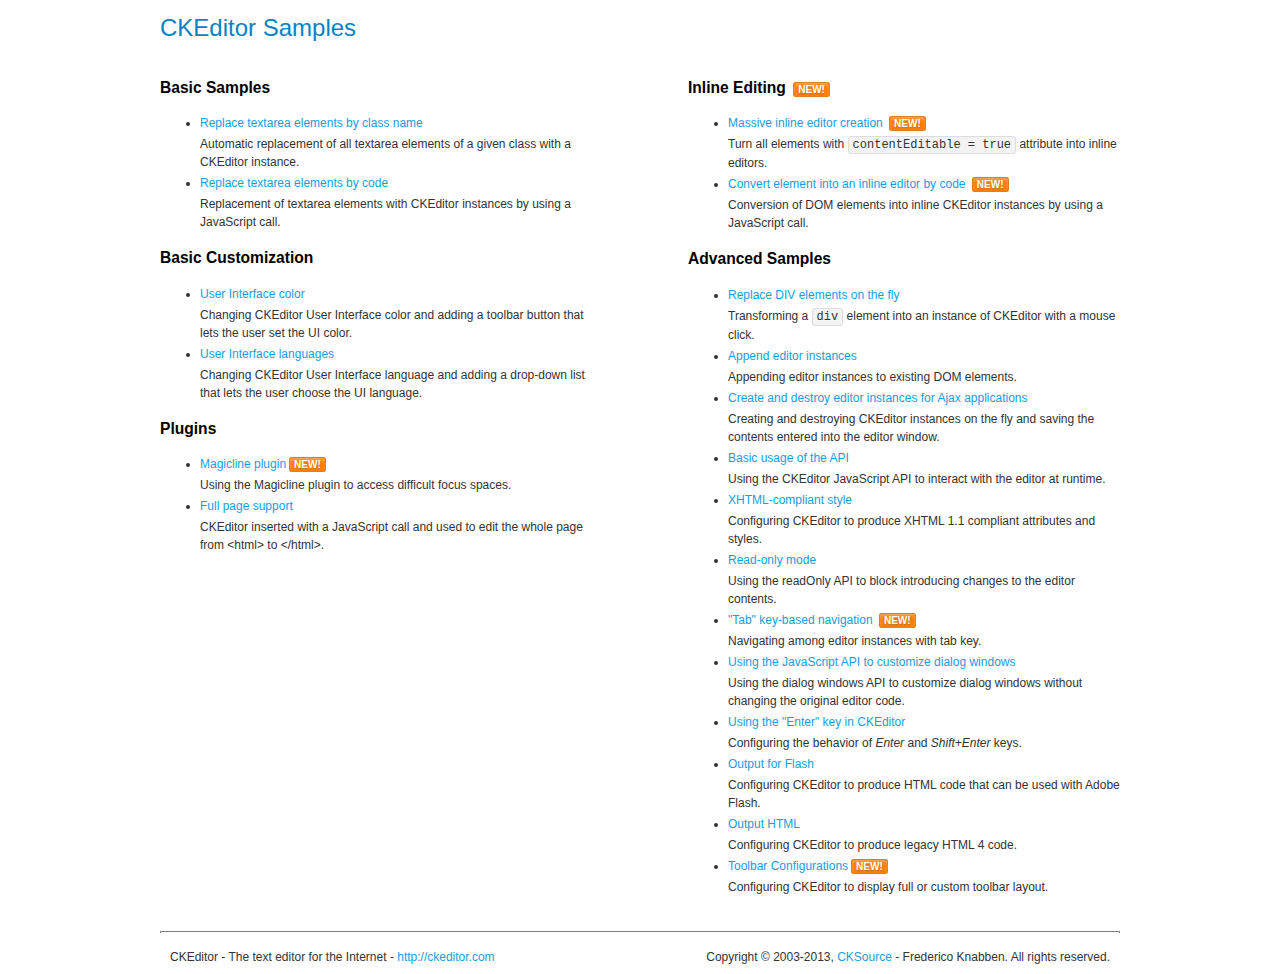
<file: NiceAdmin2/NiceAdmin/assets/ckeditor/samples/index.html>
<!DOCTYPE html>
<!--
Copyright (c) 2003-2013, CKSource - Frederico Knabben. All rights reserved.
For licensing, see LICENSE.html or http://ckeditor.com/license
-->
<html>
<head>
	<title>CKEditor Samples</title>
	<meta charset="utf-8">
	<link rel="stylesheet" href="sample.css">
</head>
<body>
	<h1 class="samples">
		CKEditor Samples
	</h1>
	<div class="twoColumns">
		<div class="twoColumnsLeft">
			<h2 class="samples">
				Basic Samples
			</h2>
			<dl class="samples">
				<dt><a class="samples" href="replacebyclass.html">Replace textarea elements by class name</a></dt>
				<dd>Automatic replacement of all textarea elements of a given class with a CKEditor instance.</dd>

				<dt><a class="samples" href="replacebycode.html">Replace textarea elements by code</a></dt>
				<dd>Replacement of textarea elements with CKEditor instances by using a JavaScript call.</dd>
			</dl>

			<h2 class="samples">
				Basic Customization
			</h2>
			<dl class="samples">
				<dt><a class="samples" href="uicolor.html">User Interface color</a></dt>
				<dd>Changing CKEditor User Interface color and adding a toolbar button that lets the user set the UI color.</dd>

				<dt><a class="samples" href="uilanguages.html">User Interface languages</a></dt>
				<dd>Changing CKEditor User Interface language and adding a drop-down list that lets the user choose the UI language.</dd>
			</dl>


			<h2 class="samples">Plugins</h2>
<dl class="samples">
<dt><a class="samples" href="plugins/magicline/magicline.html">Magicline plugin</a><span class="new">New!</span></dt>
<dd>Using the Magicline plugin to access difficult focus spaces.</dd>

<dt><a class="samples" href="plugins/wysiwygarea/fullpage.html">Full page support</a></dt>
<dd>CKEditor inserted with a JavaScript call and used to edit the whole page from &lt;html&gt; to &lt;/html&gt;.</dd>
</dl>
		</div>
		<div class="twoColumnsRight">
			<h2 class="samples">
				Inline Editing <span class="new">New!</span>
			</h2>
			<dl class="samples">
				<dt><a class="samples" href="inlineall.html">Massive inline editor creation</a> <span class="new">New!</span></dt>
				<dd>Turn all elements with <code>contentEditable = true</code> attribute into inline editors.</dd>

				<dt><a class="samples" href="inlinebycode.html">Convert element into an inline editor by code</a> <span class="new">New!</span></dt>
				<dd>Conversion of DOM elements into inline CKEditor instances by using a JavaScript call.</dd>

				
			</dl>

			<h2 class="samples">
				Advanced Samples
			</h2>
			<dl class="samples">
				<dt><a class="samples" href="divreplace.html">Replace DIV elements on the fly</a></dt>
				<dd>Transforming a <code>div</code> element into an instance of CKEditor with a mouse click.</dd>

				<dt><a class="samples" href="appendto.html">Append editor instances</a></dt>
				<dd>Appending editor instances to existing DOM elements.</dd>

				<dt><a class="samples" href="ajax.html">Create and destroy editor instances for Ajax applications</a></dt>
				<dd>Creating and destroying CKEditor instances on the fly and saving the contents entered into the editor window.</dd>

				<dt><a class="samples" href="api.html">Basic usage of the API</a></dt>
				<dd>Using the CKEditor JavaScript API to interact with the editor at runtime.</dd>

				<dt><a class="samples" href="xhtmlstyle.html">XHTML-compliant style</a></dt>
				<dd>Configuring CKEditor to produce XHTML 1.1 compliant attributes and styles.</dd>

				<dt><a class="samples" href="readonly.html">Read-only mode</a></dt>
				<dd>Using the readOnly API to block introducing changes to the editor contents.</dd>

				<dt><a class="samples" href="tabindex.html">"Tab" key-based navigation</a> <span class="new">New!</span></dt>
				<dd>Navigating among editor instances with tab key.</dd>


				
<dt><a class="samples" href="plugins/dialog/dialog.html">Using the JavaScript API to customize dialog windows</a></dt>
<dd>Using the dialog windows API to customize dialog windows without changing the original editor code.</dd>

<dt><a class="samples" href="plugins/enterkey/enterkey.html">Using the &quot;Enter&quot; key in CKEditor</a></dt>
<dd>Configuring the behavior of <em>Enter</em> and <em>Shift+Enter</em> keys.</dd>

<dt><a class="samples" href="plugins/htmlwriter/outputforflash.html">Output for Flash</a></dt>
<dd>Configuring CKEditor to produce HTML code that can be used with Adobe Flash.</dd>

<dt><a class="samples" href="plugins/htmlwriter/outputhtml.html">Output HTML</a></dt>
<dd>Configuring CKEditor to produce legacy HTML 4 code.</dd>

<dt><a class="samples" href="plugins/toolbar/toolbar.html">Toolbar Configurations</a><span class="new">New!</span></dt>
<dd>Configuring CKEditor to display full or custom toolbar layout.</dd>

			</dl>
		</div>
	</div>
	<div id="footer">
		<hr>
		<p>
			CKEditor - The text editor for the Internet - <a class="samples" href="http://ckeditor.com/">http://ckeditor.com</a>
		</p>
		<p id="copy">
			Copyright &copy; 2003-2013, <a class="samples" href="http://cksource.com/">CKSource</a> - Frederico Knabben. All rights reserved.
		</p>
	</div>
</body>
</html>
</file>
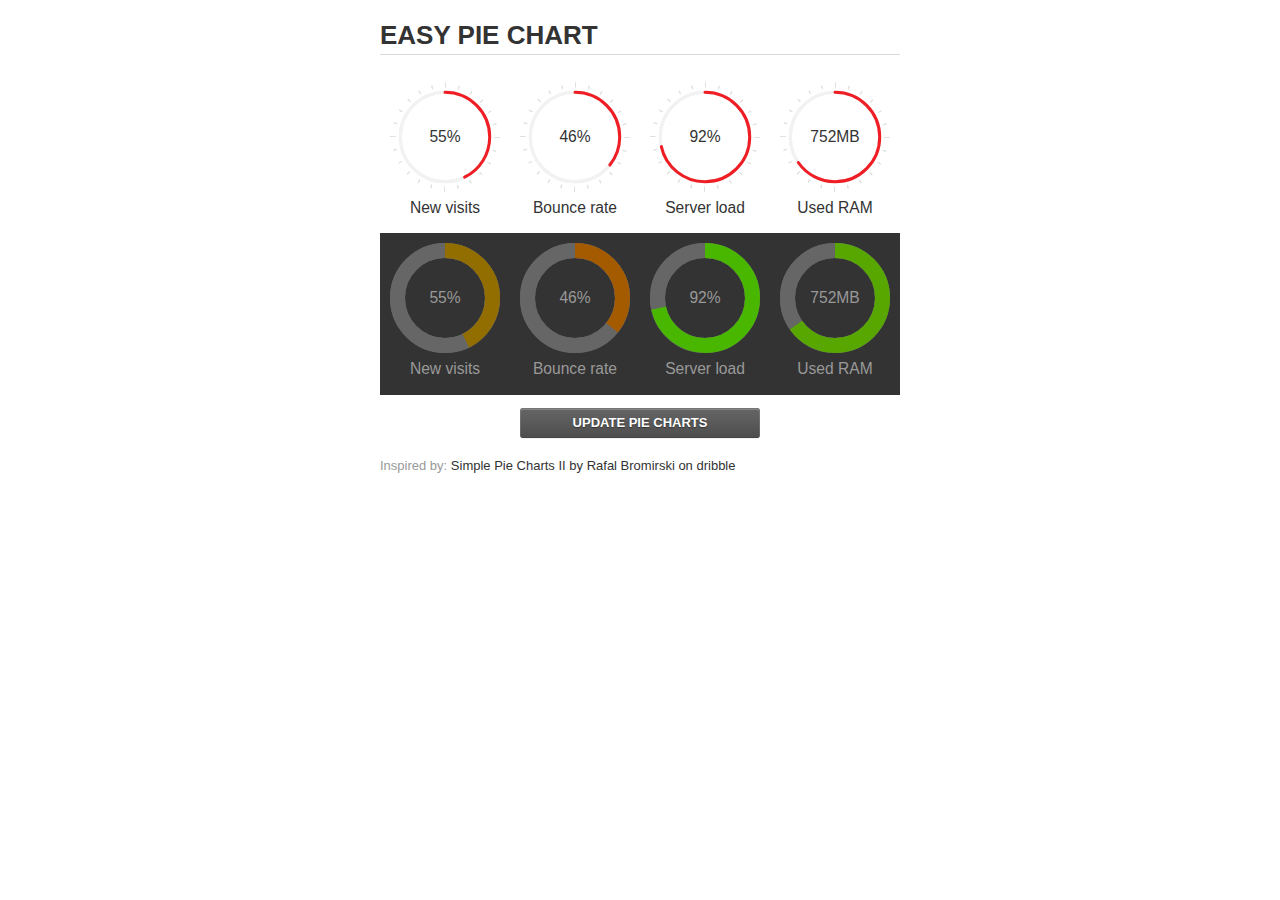
<file: NiceAdmin2/NiceAdmin/assets/jquery-easy-pie-chart/examples/index.html>
<!doctype html>
<html>
    <head>
        <meta charset="utf-8">
        <title>Easy Pie Chart</title>
        <script type="text/javascript" src="https://ajax.googleapis.com/ajax/libs/jquery/1.7.2/jquery.min.js"></script>
        <script type="text/javascript" src="http://html5shiv.googlecode.com/svn/trunk/html5.js"></script>
        <script type="text/javascript" src="excanvas.js"></script>
        <script type="text/javascript" src="../jquery.easy-pie-chart.js"></script>

        <link rel="stylesheet" type="text/css" href="style.css" media="screen">
        <link rel="stylesheet" type="text/css" href="../jquery.easy-pie-chart.css" media="screen">

        <meta name="viewport" content="width=device-width, initial-scale=1.0">

        <script type="text/javascript">
            var initPieChart = function() {
                $('.percentage').easyPieChart({
                    animate: 1000
                });
                $('.percentage-light').easyPieChart({
                    barColor: function(percent) {
                        percent /= 100;
                        return "rgb(" + Math.round(255 * (1-percent)) + ", " + Math.round(255 * percent) + ", 0)";
                    },
                    trackColor: '#666',
                    scaleColor: false,
                    lineCap: 'butt',
                    lineWidth: 15,
                    animate: 1000
                });

                $('.updateEasyPieChart').on('click', function(e) {
                  e.preventDefault();
                  $('.percentage, .percentage-light').each(function() {
                    var newValue = Math.round(100*Math.random());
                    $(this).data('easyPieChart').update(newValue);
                    $('span', this).text(newValue);
                  });
                });
            };
        </script>
    </head>
    <body onload="initPieChart();">
        <div class="container">
            <h1>EASY PIE CHART</h1>
            <div class="chart">
                <div class="percentage success" data-percent="55"><span>55</span>%</div>
                <div class="label">New visits</div>
            </div>
            <div class="chart">
                <div class="percentage" data-percent="46"><span>46</span>%</div>
                <div class="label">Bounce rate</div>
            </div>
            <div class="chart">
                <div class="percentage" data-percent="92"><span>92</span>%</div>
                <div class="label">Server load</div>
            </div>
            <div class="chart">
                <div class="percentage" data-percent="84"><span>752</span>MB</div>
                <div class="label">Used RAM</div>
            </div>
            <div style="clear:both;"></div>
            <div class="dark">
                <div class="chart">
                    <div id="sparkline_bar" class="percentage-light" data-percent="55"><span>55</span>%</div>
                    <div class="label">New visits</div>
                </div>
                <div class="chart">
                    <div id="sparkline_bar" class="percentage-light" data-percent="46"><span>46</span>%</div>
                    <div class="label">Bounce rate</div>
                </div>
                <div class="chart">
                    <div class="percentage-light" data-percent="92"><span>92</span>%</div>
                    <div class="label">Server load</div>
                </div>
                <div class="chart">
                    <div class="percentage-light" data-percent="84"><span>752</span>MB</div>
                    <div class="label">Used RAM</div>
                </div>
                <div style="clear:both;"></div>
            </div>

            <p><a href="#" class="button updateEasyPieChart">Update pie charts</a></p>

            <p class="credits">Inspired by: <a href="http://drbl.in/ezuc" target="_blank">Simple Pie Charts II by Rafal Bromirski on dribble</a></p>
        </div>
    </body>
</html>
</file>
<file: NiceAdmin2/NiceAdmin/css/elegant-icons-style.css>
@font-face {
	font-family: 'ElegantIcons';
	src:url('../fonts/ElegantIcons.eot');
	src:url('../fonts/ElegantIcons.eot?#iefix') format('embedded-opentype'),
		url('../fonts/ElegantIcons.woff') format('woff'),
		url('../fonts/ElegantIcons.ttf') format('truetype'),
		url('../fonts/ElegantIcons.svg#ElegantIcons') format('svg');
	font-weight: normal;
	font-style: normal;
}

/* Use the following CSS code if you want to use data attributes for inserting your icons */
[data-icon]:before {
	font-family: 'ElegantIcons';
	content: attr(data-icon);
	speak: none;
	font-weight: normal;
	font-variant: normal;
	text-transform: none;
	line-height: 1;
	-webkit-font-smoothing: antialiased;
	-moz-osx-font-smoothing: grayscale;
}

/* Use the following CSS code if you want to have a class per icon */
/*
Instead of a list of all class selectors,
you can use the generic selector below, but it's slower:
[class*="your-class-prefix"] {
*/
.arrow_up, .arrow_down, .arrow_left, .arrow_right, .arrow_left-up, .arrow_right-up, .arrow_right-down, .arrow_left-down, .arrow-up-down, .arrow_up-down_alt, .arrow_left-right_alt, .arrow_left-right, .arrow_expand_alt2, .arrow_expand_alt, .arrow_condense, .arrow_expand, .arrow_move, .arrow_carrot-up, .arrow_carrot-down, .arrow_carrot-left, .arrow_carrot-right, .arrow_carrot-2up, .arrow_carrot-2down, .arrow_carrot-2left, .arrow_carrot-2right, .arrow_carrot-up_alt2, .arrow_carrot-down_alt2, .arrow_carrot-left_alt2, .arrow_carrot-right_alt2, .arrow_carrot-2up_alt2, .arrow_carrot-2down_alt2, .arrow_carrot-2left_alt2, .arrow_carrot-2right_alt2, .arrow_triangle-up, .arrow_triangle-down, .arrow_triangle-left, .arrow_triangle-right, .arrow_triangle-up_alt2, .arrow_triangle-down_alt2, .arrow_triangle-left_alt2, .arrow_triangle-right_alt2, .arrow_back, .icon_minus-06, .icon_plus, .icon_close, .icon_check, .icon_minus_alt2, .icon_plus_alt2, .icon_close_alt2, .icon_check_alt2, .icon_zoom-out_alt, .icon_zoom-in_alt, .icon_search, .icon_box-empty, .icon_box-selected, .icon_minus-box, .icon_plus-box, .icon_box-checked, .icon_circle-empty, .icon_circle-slelected, .icon_stop_alt2, .icon_stop, .icon_pause_alt2, .icon_pause, .icon_menu, .icon_menu-square_alt2, .icon_menu-circle_alt2, .icon_ul, .icon_ol, .icon_adjust-horiz, .icon_adjust-vert, .icon_document_alt, .icon_documents_alt, .icon_pencil, .icon_pencil-edit_alt, .icon_pencil-edit, .icon_folder-alt, .icon_folder-open_alt, .icon_folder-add_alt, .icon_info_alt, .icon_error-oct_alt, .icon_error-circle_alt, .icon_error-triangle_alt, .icon_question_alt2, .icon_question, .icon_comment_alt, .icon_chat_alt, .icon_vol-mute_alt, .icon_volume-low_alt, .icon_volume-high_alt, .icon_quotations, .icon_quotations_alt2, .icon_clock_alt, .icon_lock_alt, .icon_lock-open_alt, .icon_key_alt, .icon_cloud_alt, .icon_cloud-upload_alt, .icon_cloud-download_alt, .icon_image, .icon_images, .icon_lightbulb_alt, .icon_gift_alt, .icon_house_alt, .icon_genius, .icon_mobile, .icon_tablet, .icon_laptop, .icon_desktop, .icon_camera_alt, .icon_mail_alt, .icon_cone_alt, .icon_ribbon_alt, .icon_bag_alt, .icon_creditcard, .icon_cart_alt, .icon_paperclip, .icon_tag_alt, .icon_tags_alt, .icon_trash_alt, .icon_cursor_alt, .icon_mic_alt, .icon_compass_alt, .icon_pin_alt, .icon_pushpin_alt, .icon_map_alt, .icon_drawer_alt, .icon_toolbox_alt, .icon_book_alt, .icon_calendar, .icon_film, .icon_table, .icon_contacts_alt, .icon_headphones, .icon_lifesaver, .icon_piechart, .icon_refresh, .icon_link_alt, .icon_link, .icon_loading, .icon_blocked, .icon_archive_alt, .icon_heart_alt, .icon_star_alt, .icon_star-half_alt, .icon_star, .icon_star-half, .icon_tools, .icon_tool, .icon_cog, .icon_cogs, .arrow_up_alt, .arrow_down_alt, .arrow_left_alt, .arrow_right_alt, .arrow_left-up_alt, .arrow_right-up_alt, .arrow_right-down_alt, .arrow_left-down_alt, .arrow_condense_alt, .arrow_expand_alt3, .arrow_carrot_up_alt, .arrow_carrot-down_alt, .arrow_carrot-left_alt, .arrow_carrot-right_alt, .arrow_carrot-2up_alt, .arrow_carrot-2dwnn_alt, .arrow_carrot-2left_alt, .arrow_carrot-2right_alt, .arrow_triangle-up_alt, .arrow_triangle-down_alt, .arrow_triangle-left_alt, .arrow_triangle-right_alt, .icon_minus_alt, .icon_plus_alt, .icon_close_alt, .icon_check_alt, .icon_zoom-out, .icon_zoom-in, .icon_stop_alt, .icon_menu-square_alt, .icon_menu-circle_alt, .icon_document, .icon_documents, .icon_pencil_alt, .icon_folder, .icon_folder-open, .icon_folder-add, .icon_folder_upload, .icon_folder_download, .icon_info, .icon_error-circle, .icon_error-oct, .icon_error-triangle, .icon_question_alt, .icon_comment, .icon_chat, .icon_vol-mute, .icon_volume-low, .icon_volume-high, .icon_quotations_alt, .icon_clock, .icon_lock, .icon_lock-open, .icon_key, .icon_cloud, .icon_cloud-upload, .icon_cloud-download, .icon_lightbulb, .icon_gift, .icon_house, .icon_camera, .icon_mail, .icon_cone, .icon_ribbon, .icon_bag, .icon_cart, .icon_tag, .icon_tags, .icon_trash, .icon_cursor, .icon_mic, .icon_compass, .icon_pin, .icon_pushpin, .icon_map, .icon_drawer, .icon_toolbox, .icon_book, .icon_contacts, .icon_archive, .icon_heart, .icon_profile, .icon_group, .icon_grid-2x2, .icon_grid-3x3, .icon_music, .icon_pause_alt, .icon_phone, .icon_upload, .icon_download, .social_facebook, .social_twitter, .social_pinterest, .social_googleplus, .social_tumblr, .social_tumbleupon, .social_wordpress, .social_instagram, .social_dribbble, .social_vimeo, .social_linkedin, .social_rss, .social_deviantart, .social_share, .social_myspace, .social_skype, .social_youtube, .social_picassa, .social_googledrive, .social_flickr, .social_blogger, .social_spotify, .social_delicious, .social_facebook_circle, .social_twitter_circle, .social_pinterest_circle, .social_googleplus_circle, .social_tumblr_circle, .social_stumbleupon_circle, .social_wordpress_circle, .social_instagram_circle, .social_dribbble_circle, .social_vimeo_circle, .social_linkedin_circle, .social_rss_circle, .social_deviantart_circle, .social_share_circle, .social_myspace_circle, .social_skype_circle, .social_youtube_circle, .social_picassa_circle, .social_googledrive_alt2, .social_flickr_circle, .social_blogger_circle, .social_spotify_circle, .social_delicious_circle, .social_facebook_square, .social_twitter_square, .social_pinterest_square, .social_googleplus_square, .social_tumblr_square, .social_stumbleupon_square, .social_wordpress_square, .social_instagram_square, .social_dribbble_square, .social_vimeo_square, .social_linkedin_square, .social_rss_square, .social_deviantart_square, .social_share_square, .social_myspace_square, .social_skype_square, .social_youtube_square, .social_picassa_square, .social_googledrive_square, .social_flickr_square, .social_blogger_square, .social_spotify_square, .social_delicious_square, .icon_printer, .icon_calulator, .icon_building, .icon_floppy, .icon_drive, .icon_search-2, .icon_id, .icon_id-2, .icon_puzzle, .icon_like, .icon_dislike, .icon_mug, .icon_currency, .icon_wallet, .icon_pens, .icon_easel, .icon_flowchart, .icon_datareport, .icon_briefcase, .icon_shield, .icon_percent, .icon_globe, .icon_globe-2, .icon_target, .icon_hourglass, .icon_balance, .icon_rook, .icon_printer-alt, .icon_calculator_alt, .icon_building_alt, .icon_floppy_alt, .icon_drive_alt, .icon_search_alt, .icon_id_alt, .icon_id-2_alt, .icon_puzzle_alt, .icon_like_alt, .icon_dislike_alt, .icon_mug_alt, .icon_currency_alt, .icon_wallet_alt, .icon_pens_alt, .icon_easel_alt, .icon_flowchart_alt, .icon_datareport_alt, .icon_briefcase_alt, .icon_shield_alt, .icon_percent_alt, .icon_globe_alt, .icon_clipboard {
	font-family: 'ElegantIcons';
	speak: none;
	font-style: normal;
	font-weight: normal;
	font-variant: normal;
	text-transform: none;
	line-height: 1;
	-webkit-font-smoothing: antialiased;
}
.arrow_up:before {
	content: "\21";
}
.arrow_down:before {
	content: "\22";
}
.arrow_left:before {
	content: "\23";
}
.arrow_right:before {
	content: "\24";
}
.arrow_left-up:before {
	content: "\25";
}
.arrow_right-up:before {
	content: "\26";
}
.arrow_right-down:before {
	content: "\27";
}
.arrow_left-down:before {
	content: "\28";
}
.arrow-up-down:before {
	content: "\29";
}
.arrow_up-down_alt:before {
	content: "\2a";
}
.arrow_left-right_alt:before {
	content: "\2b";
}
.arrow_left-right:before {
	content: "\2c";
}
.arrow_expand_alt2:before {
	content: "\2d";
}
.arrow_expand_alt:before {
	content: "\2e";
}
.arrow_condense:before {
	content: "\2f";
}
.arrow_expand:before {
	content: "\30";
}
.arrow_move:before {
	content: "\31";
}
.arrow_carrot-up:before {
	content: "\32";
}
.arrow_carrot-down:before {
	content: "\33";
}
.arrow_carrot-left:before {
	content: "\34";
}
.arrow_carrot-right:before {
	content: "\35";
}
.arrow_carrot-2up:before {
	content: "\36";
}
.arrow_carrot-2down:before {
	content: "\37";
}
.arrow_carrot-2left:before {
	content: "\38";
}
.arrow_carrot-2right:before {
	content: "\39";
}
.arrow_carrot-up_alt2:before {
	content: "\3a";
}
.arrow_carrot-down_alt2:before {
	content: "\3b";
}
.arrow_carrot-left_alt2:before {
	content: "\3c";
}
.arrow_carrot-right_alt2:before {
	content: "\3d";
}
.arrow_carrot-2up_alt2:before {
	content: "\3e";
}
.arrow_carrot-2down_alt2:before {
	content: "\3f";
}
.arrow_carrot-2left_alt2:before {
	content: "\40";
}
.arrow_carrot-2right_alt2:before {
	content: "\41";
}
.arrow_triangle-up:before {
	content: "\42";
}
.arrow_triangle-down:before {
	content: "\43";
}
.arrow_triangle-left:before {
	content: "\44";
}
.arrow_triangle-right:before {
	content: "\45";
}
.arrow_triangle-up_alt2:before {
	content: "\46";
}
.arrow_triangle-down_alt2:before {
	content: "\47";
}
.arrow_triangle-left_alt2:before {
	content: "\48";
}
.arrow_triangle-right_alt2:before {
	content: "\49";
}
.arrow_back:before {
	content: "\4a";
}
.icon_minus-06:before {
	content: "\4b";
}
.icon_plus:before {
	content: "\4c";
}
.icon_close:before {
	content: "\4d";
}
.icon_check:before {
	content: "\4e";
}
.icon_minus_alt2:before {
	content: "\4f";
}
.icon_plus_alt2:before {
	content: "\50";
}
.icon_close_alt2:before {
	content: "\51";
}
.icon_check_alt2:before {
	content: "\52";
}
.icon_zoom-out_alt:before {
	content: "\53";
}
.icon_zoom-in_alt:before {
	content: "\54";
}
.icon_search:before {
	content: "\55";
}
.icon_box-empty:before {
	content: "\56";
}
.icon_box-selected:before {
	content: "\57";
}
.icon_minus-box:before {
	content: "\58";
}
.icon_plus-box:before {
	content: "\59";
}
.icon_box-checked:before {
	content: "\5a";
}
.icon_circle-empty:before {
	content: "\5b";
}
.icon_circle-slelected:before {
	content: "\5c";
}
.icon_stop_alt2:before {
	content: "\5d";
}
.icon_stop:before {
	content: "\5e";
}
.icon_pause_alt2:before {
	content: "\5f";
}
.icon_pause:before {
	content: "\60";
}
.icon_menu:before {
	content: "\61";
}
.icon_menu-square_alt2:before {
	content: "\62";
}
.icon_menu-circle_alt2:before {
	content: "\63";
}
.icon_ul:before {
	content: "\64";
}
.icon_ol:before {
	content: "\65";
}
.icon_adjust-horiz:before {
	content: "\66";
}
.icon_adjust-vert:before {
	content: "\67";
}
.icon_document_alt:before {
	content: "\68";
}
.icon_documents_alt:before {
	content: "\69";
}
.icon_pencil:before {
	content: "\6a";
}
.icon_pencil-edit_alt:before {
	content: "\6b";
}
.icon_pencil-edit:before {
	content: "\6c";
}
.icon_folder-alt:before {
	content: "\6d";
}
.icon_folder-open_alt:before {
	content: "\6e";
}
.icon_folder-add_alt:before {
	content: "\6f";
}
.icon_info_alt:before {
	content: "\70";
}
.icon_error-oct_alt:before {
	content: "\71";
}
.icon_error-circle_alt:before {
	content: "\72";
}
.icon_error-triangle_alt:before {
	content: "\73";
}
.icon_question_alt2:before {
	content: "\74";
}
.icon_question:before {
	content: "\75";
}
.icon_comment_alt:before {
	content: "\76";
}
.icon_chat_alt:before {
	content: "\77";
}
.icon_vol-mute_alt:before {
	content: "\78";
}
.icon_volume-low_alt:before {
	content: "\79";
}
.icon_volume-high_alt:before {
	content: "\7a";
}
.icon_quotations:before {
	content: "\7b";
}
.icon_quotations_alt2:before {
	content: "\7c";
}
.icon_clock_alt:before {
	content: "\7d";
}
.icon_lock_alt:before {
	content: "\7e";
}
.icon_lock-open_alt:before {
	content: "\e000";
}
.icon_key_alt:before {
	content: "\e001";
}
.icon_cloud_alt:before {
	content: "\e002";
}
.icon_cloud-upload_alt:before {
	content: "\e003";
}
.icon_cloud-download_alt:before {
	content: "\e004";
}
.icon_image:before {
	content: "\e005";
}
.icon_images:before {
	content: "\e006";
}
.icon_lightbulb_alt:before {
	content: "\e007";
}
.icon_gift_alt:before {
	content: "\e008";
}
.icon_house_alt:before {
	content: "\e009";
}
.icon_genius:before {
	content: "\e00a";
}
.icon_mobile:before {
	content: "\e00b";
}
.icon_tablet:before {
	content: "\e00c";
}
.icon_laptop:before {
	content: "\e00d";
}
.icon_desktop:before {
	content: "\e00e";
}
.icon_camera_alt:before {
	content: "\e00f";
}
.icon_mail_alt:before {
	content: "\e010";
}
.icon_cone_alt:before {
	content: "\e011";
}
.icon_ribbon_alt:before {
	content: "\e012";
}
.icon_bag_alt:before {
	content: "\e013";
}
.icon_creditcard:before {
	content: "\e014";
}
.icon_cart_alt:before {
	content: "\e015";
}
.icon_paperclip:before {
	content: "\e016";
}
.icon_tag_alt:before {
	content: "\e017";
}
.icon_tags_alt:before {
	content: "\e018";
}
.icon_trash_alt:before {
	content: "\e019";
}
.icon_cursor_alt:before {
	content: "\e01a";
}
.icon_mic_alt:before {
	content: "\e01b";
}
.icon_compass_alt:before {
	content: "\e01c";
}
.icon_pin_alt:before {
	content: "\e01d";
}
.icon_pushpin_alt:before {
	content: "\e01e";
}
.icon_map_alt:before {
	content: "\e01f";
}
.icon_drawer_alt:before {
	content: "\e020";
}
.icon_toolbox_alt:before {
	content: "\e021";
}
.icon_book_alt:before {
	content: "\e022";
}
.icon_calendar:before {
	content: "\e023";
}
.icon_film:before {
	content: "\e024";
}
.icon_table:before {
	content: "\e025";
}
.icon_contacts_alt:before {
	content: "\e026";
}
.icon_headphones:before {
	content: "\e027";
}
.icon_lifesaver:before {
	content: "\e028";
}
.icon_piechart:before {
	content: "\e029";
}
.icon_refresh:before {
	content: "\e02a";
}
.icon_link_alt:before {
	content: "\e02b";
}
.icon_link:before {
	content: "\e02c";
}
.icon_loading:before {
	content: "\e02d";
}
.icon_blocked:before {
	content: "\e02e";
}
.icon_archive_alt:before {
	content: "\e02f";
}
.icon_heart_alt:before {
	content: "\e030";
}
.icon_star_alt:before {
	content: "\e031";
}
.icon_star-half_alt:before {
	content: "\e032";
}
.icon_star:before {
	content: "\e033";
}
.icon_star-half:before {
	content: "\e034";
}
.icon_tools:before {
	content: "\e035";
}
.icon_tool:before {
	content: "\e036";
}
.icon_cog:before {
	content: "\e037";
}
.icon_cogs:before {
	content: "\e038";
}
.arrow_up_alt:before {
	content: "\e039";
}
.arrow_down_alt:before {
	content: "\e03a";
}
.arrow_left_alt:before {
	content: "\e03b";
}
.arrow_right_alt:before {
	content: "\e03c";
}
.arrow_left-up_alt:before {
	content: "\e03d";
}
.arrow_right-up_alt:before {
	content: "\e03e";
}
.arrow_right-down_alt:before {
	content: "\e03f";
}
.arrow_left-down_alt:before {
	content: "\e040";
}
.arrow_condense_alt:before {
	content: "\e041";
}
.arrow_expand_alt3:before {
	content: "\e042";
}
.arrow_carrot_up_alt:before {
	content: "\e043";
}
.arrow_carrot-down_alt:before {
	content: "\e044";
}
.arrow_carrot-left_alt:before {
	content: "\e045";
}
.arrow_carrot-right_alt:before {
	content: "\e046";
}
.arrow_carrot-2up_alt:before {
	content: "\e047";
}
.arrow_carrot-2dwnn_alt:before {
	content: "\e048";
}
.arrow_carrot-2left_alt:before {
	content: "\e049";
}
.arrow_carrot-2right_alt:before {
	content: "\e04a";
}
.arrow_triangle-up_alt:before {
	content: "\e04b";
}
.arrow_triangle-down_alt:before {
	content: "\e04c";
}
.arrow_triangle-left_alt:before {
	content: "\e04d";
}
.arrow_triangle-right_alt:before {
	content: "\e04e";
}
.icon_minus_alt:before {
	content: "\e04f";
}
.icon_plus_alt:before {
	content: "\e050";
}
.icon_close_alt:before {
	content: "\e051";
}
.icon_check_alt:before {
	content: "\e052";
}
.icon_zoom-out:before {
	content: "\e053";
}
.icon_zoom-in:before {
	content: "\e054";
}
.icon_stop_alt:before {
	content: "\e055";
}
.icon_menu-square_alt:before {
	content: "\e056";
}
.icon_menu-circle_alt:before {
	content: "\e057";
}
.icon_document:before {
	content: "\e058";
}
.icon_documents:before {
	content: "\e059";
}
.icon_pencil_alt:before {
	content: "\e05a";
}
.icon_folder:before {
	content: "\e05b";
}
.icon_folder-open:before {
	content: "\e05c";
}
.icon_folder-add:before {
	content: "\e05d";
}
.icon_folder_upload:before {
	content: "\e05e";
}
.icon_folder_download:before {
	content: "\e05f";
}
.icon_info:before {
	content: "\e060";
}
.icon_error-circle:before {
	content: "\e061";
}
.icon_error-oct:before {
	content: "\e062";
}
.icon_error-triangle:before {
	content: "\e063";
}
.icon_question_alt:before {
	content: "\e064";
}
.icon_comment:before {
	content: "\e065";
}
.icon_chat:before {
	content: "\e066";
}
.icon_vol-mute:before {
	content: "\e067";
}
.icon_volume-low:before {
	content: "\e068";
}
.icon_volume-high:before {
	content: "\e069";
}
.icon_quotations_alt:before {
	content: "\e06a";
}
.icon_clock:before {
	content: "\e06b";
}
.icon_lock:before {
	content: "\e06c";
}
.icon_lock-open:before {
	content: "\e06d";
}
.icon_key:before {
	content: "\e06e";
}
.icon_cloud:before {
	content: "\e06f";
}
.icon_cloud-upload:before {
	content: "\e070";
}
.icon_cloud-download:before {
	content: "\e071";
}
.icon_lightbulb:before {
	content: "\e072";
}
.icon_gift:before {
	content: "\e073";
}
.icon_house:before {
	content: "\e074";
}
.icon_camera:before {
	content: "\e075";
}
.icon_mail:before {
	content: "\e076";
}
.icon_cone:before {
	content: "\e077";
}
.icon_ribbon:before {
	content: "\e078";
}
.icon_bag:before {
	content: "\e079";
}
.icon_cart:before {
	content: "\e07a";
}
.icon_tag:before {
	content: "\e07b";
}
.icon_tags:before {
	content: "\e07c";
}
.icon_trash:before {
	content: "\e07d";
}
.icon_cursor:before {
	content: "\e07e";
}
.icon_mic:before {
	content: "\e07f";
}
.icon_compass:before {
	content: "\e080";
}
.icon_pin:before {
	content: "\e081";
}
.icon_pushpin:before {
	content: "\e082";
}
.icon_map:before {
	content: "\e083";
}
.icon_drawer:before {
	content: "\e084";
}
.icon_toolbox:before {
	content: "\e085";
}
.icon_book:before {
	content: "\e086";
}
.icon_contacts:before {
	content: "\e087";
}
.icon_archive:before {
	content: "\e088";
}
.icon_heart:before {
	content: "\e089";
}
.icon_profile:before {
	content: "\e08a";
}
.icon_group:before {
	content: "\e08b";
}
.icon_grid-2x2:before {
	content: "\e08c";
}
.icon_grid-3x3:before {
	content: "\e08d";
}
.icon_music:before {
	content: "\e08e";
}
.icon_pause_alt:before {
	content: "\e08f";
}
.icon_phone:before {
	content: "\e090";
}
.icon_upload:before {
	content: "\e091";
}
.icon_download:before {
	content: "\e092";
}
.social_facebook:before {
	content: "\e093";
}
.social_twitter:before {
	content: "\e094";
}
.social_pinterest:before {
	content: "\e095";
}
.social_googleplus:before {
	content: "\e096";
}
.social_tumblr:before {
	content: "\e097";
}
.social_tumbleupon:before {
	content: "\e098";
}
.social_wordpress:before {
	content: "\e099";
}
.social_instagram:before {
	content: "\e09a";
}
.social_dribbble:before {
	content: "\e09b";
}
.social_vimeo:before {
	content: "\e09c";
}
.social_linkedin:before {
	content: "\e09d";
}
.social_rss:before {
	content: "\e09e";
}
.social_deviantart:before {
	content: "\e09f";
}
.social_share:before {
	content: "\e0a0";
}
.social_myspace:before {
	content: "\e0a1";
}
.social_skype:before {
	content: "\e0a2";
}
.social_youtube:before {
	content: "\e0a3";
}
.social_picassa:before {
	content: "\e0a4";
}
.social_googledrive:before {
	content: "\e0a5";
}
.social_flickr:before {
	content: "\e0a6";
}
.social_blogger:before {
	content: "\e0a7";
}
.social_spotify:before {
	content: "\e0a8";
}
.social_delicious:before {
	content: "\e0a9";
}
.social_facebook_circle:before {
	content: "\e0aa";
}
.social_twitter_circle:before {
	content: "\e0ab";
}
.social_pinterest_circle:before {
	content: "\e0ac";
}
.social_googleplus_circle:before {
	content: "\e0ad";
}
.social_tumblr_circle:before {
	content: "\e0ae";
}
.social_stumbleupon_circle:before {
	content: "\e0af";
}
.social_wordpress_circle:before {
	content: "\e0b0";
}
.social_instagram_circle:before {
	content: "\e0b1";
}
.social_dribbble_circle:before {
	content: "\e0b2";
}
.social_vimeo_circle:before {
	content: "\e0b3";
}
.social_linkedin_circle:before {
	content: "\e0b4";
}
.social_rss_circle:before {
	content: "\e0b5";
}
.social_deviantart_circle:before {
	content: "\e0b6";
}
.social_share_circle:before {
	content: "\e0b7";
}
.social_myspace_circle:before {
	content: "\e0b8";
}
.social_skype_circle:before {
	content: "\e0b9";
}
.social_youtube_circle:before {
	content: "\e0ba";
}
.social_picassa_circle:before {
	content: "\e0bb";
}
.social_googledrive_alt2:before {
	content: "\e0bc";
}
.social_flickr_circle:before {
	content: "\e0bd";
}
.social_blogger_circle:before {
	content: "\e0be";
}
.social_spotify_circle:before {
	content: "\e0bf";
}
.social_delicious_circle:before {
	content: "\e0c0";
}
.social_facebook_square:before {
	content: "\e0c1";
}
.social_twitter_square:before {
	content: "\e0c2";
}
.social_pinterest_square:before {
	content: "\e0c3";
}
.social_googleplus_square:before {
	content: "\e0c4";
}
.social_tumblr_square:before {
	content: "\e0c5";
}
.social_stumbleupon_square:before {
	content: "\e0c6";
}
.social_wordpress_square:before {
	content: "\e0c7";
}
.social_instagram_square:before {
	content: "\e0c8";
}
.social_dribbble_square:before {
	content: "\e0c9";
}
.social_vimeo_square:before {
	content: "\e0ca";
}
.social_linkedin_square:before {
	content: "\e0cb";
}
.social_rss_square:before {
	content: "\e0cc";
}
.social_deviantart_square:before {
	content: "\e0cd";
}
.social_share_square:before {
	content: "\e0ce";
}
.social_myspace_square:before {
	content: "\e0cf";
}
.social_skype_square:before {
	content: "\e0d0";
}
.social_youtube_square:before {
	content: "\e0d1";
}
.social_picassa_square:before {
	content: "\e0d2";
}
.social_googledrive_square:before {
	content: "\e0d3";
}
.social_flickr_square:before {
	content: "\e0d4";
}
.social_blogger_square:before {
	content: "\e0d5";
}
.social_spotify_square:before {
	content: "\e0d6";
}
.social_delicious_square:before {
	content: "\e0d7";
}
.icon_printer:before {
	content: "\e103";
}
.icon_calulator:before {
	content: "\e0ee";
}
.icon_building:before {
	content: "\e0ef";
}
.icon_floppy:before {
	content: "\e0e8";
}
.icon_drive:before {
	content: "\e0ea";
}
.icon_search-2:before {
	content: "\e101";
}
.icon_id:before {
	content: "\e107";
}
.icon_id-2:before {
	content: "\e108";
}
.icon_puzzle:before {
	content: "\e102";
}
.icon_like:before {
	content: "\e106";
}
.icon_dislike:before {
	content: "\e0eb";
}
.icon_mug:before {
	content: "\e105";
}
.icon_currency:before {
	content: "\e0ed";
}
.icon_wallet:before {
	content: "\e100";
}
.icon_pens:before {
	content: "\e104";
}
.icon_easel:before {
	content: "\e0e9";
}
.icon_flowchart:before {
	content: "\e109";
}
.icon_datareport:before {
	content: "\e0ec";
}
.icon_briefcase:before {
	content: "\e0fe";
}
.icon_shield:before {
	content: "\e0f6";
}
.icon_percent:before {
	content: "\e0fb";
}
.icon_globe:before {
	content: "\e0e2";
}
.icon_globe-2:before {
	content: "\e0e3";
}
.icon_target:before {
	content: "\e0f5";
}
.icon_hourglass:before {
	content: "\e0e1";
}
.icon_balance:before {
	content: "\e0ff";
}
.icon_rook:before {
	content: "\e0f8";
}
.icon_printer-alt:before {
	content: "\e0fa";
}
.icon_calculator_alt:before {
	content: "\e0e7";
}
.icon_building_alt:before {
	content: "\e0fd";
}
.icon_floppy_alt:before {
	content: "\e0e4";
}
.icon_drive_alt:before {
	content: "\e0e5";
}
.icon_search_alt:before {
	content: "\e0f7";
}
.icon_id_alt:before {
	content: "\e0e0";
}
.icon_id-2_alt:before {
	content: "\e0fc";
}
.icon_puzzle_alt:before {
	content: "\e0f9";
}
.icon_like_alt:before {
	content: "\e0dd";
}
.icon_dislike_alt:before {
	content: "\e0f1";
}
.icon_mug_alt:before {
	content: "\e0dc";
}
.icon_currency_alt:before {
	content: "\e0f3";
}
.icon_wallet_alt:before {
	content: "\e0d8";
}
.icon_pens_alt:before {
	content: "\e0db";
}
.icon_easel_alt:before {
	content: "\e0f0";
}
.icon_flowchart_alt:before {
	content: "\e0df";
}
.icon_datareport_alt:before {
	content: "\e0f2";
}
.icon_briefcase_alt:before {
	content: "\e0f4";
}
.icon_shield_alt:before {
	content: "\e0d9";
}
.icon_percent_alt:before {
	content: "\e0da";
}
.icon_globe_alt:before {
	content: "\e0de";
}
.icon_clipboard:before {
	content: "\e0e6";
}


	.glyph {
		float: left;
		text-align: center;
		padding: .75em;
		margin: .4em 1.5em .75em 0;
		width: 6em;
text-shadow: none;
	}
        .glyph_big {
        font-size: 128px;
        color: #59c5dc;
        float: left;
        margin-right: 20px;
        }

        .glyph div { padding-bottom: 10px;}

	.glyph input {
		font-family: consolas, monospace;
		font-size: 12px;
		width: 100%;
		text-align: center;
		border: 0;
		box-shadow: 0 0 0 1px #ccc;
		padding: .2em;
                -moz-border-radius: 5px;
                -webkit-border-radius: 5px;
	}
	.centered {
		margin-left: auto;
		margin-right: auto;
	}
	.glyph .fs1 {
		font-size: 2em;
	}
</file>
<file: NiceAdmin2/NiceAdmin/assets/fullcalendar/fullcalendar/fullcalendar.css>
/*
 * FullCalendar v1.5.4 Stylesheet
 *
 * Copyright (c) 2011 Adam Shaw
 * Dual licensed under the MIT and GPL licenses, located in
 * MIT-LICENSE.txt and GPL-LICENSE.txt respectively.
 *
 * Date: Tue Sep 4 23:38:33 2012 -0700
 *
 */


.fc {
	direction: ltr;
	text-align: left;
	}
	
.fc table {
	border-collapse: collapse;
	border-spacing: 0;
	}
	
html .fc,
.fc table {
	font-size: 1em;
	}
	
.fc td,
.fc th {
	padding: 0;
	vertical-align: top;
	}



/* Header
------------------------------------------------------------------------*/

.fc-header td {
	white-space: nowrap;
	}

.fc-header-left {
	width: 25%;
	text-align: left;
	}
	
.fc-header-center {
	text-align: center;
	}
	
.fc-header-right {
	width: 25%;
	text-align: right;
	}
	
.fc-header-title {
	display: inline-block;
	vertical-align: top;
	}
	
.fc-header-title h2 {
	margin-top: 0;
	white-space: nowrap;
	}
	
.fc .fc-header-space {
	padding-left: 10px;
	}
	
.fc-header .fc-button {
	margin-bottom: 1em;
	vertical-align: top;
	}
	
/* buttons edges butting together */

.fc-header .fc-button {
	margin-right: -1px;
	}
	
.fc-header .fc-corner-right {
	margin-right: 1px; /* back to normal */
	}
	
.fc-header .ui-corner-right {
	margin-right: 0; /* back to normal */
	}
	
/* button layering (for border precedence) */
	
.fc-header .fc-state-hover,
.fc-header .ui-state-hover {
	z-index: 2;
	}
	
.fc-header .fc-state-down {
	z-index: 3;
	}

.fc-header .fc-state-active,
.fc-header .ui-state-active {
	z-index: 4;
	}
	
	
	
/* Content
------------------------------------------------------------------------*/
	
.fc-content {
	clear: both;
	}
	
.fc-view {
	width: 100%; /* needed for view switching (when view is absolute) */
	overflow: hidden;
	}
	
	

/* Cell Styles
------------------------------------------------------------------------*/

.fc-widget-header,    /* <th>, usually */
.fc-widget-content {  /* <td>, usually */
	border: 1px solid #ccc;
	}
	
.fc-state-highlight { /* <td> today cell */ /* TODO: add .fc-today to <th> */
	background: #ffc;
	}
	
.fc-cell-overlay { /* semi-transparent rectangle while dragging */
	background: #9cf;
	opacity: .2;
	filter: alpha(opacity=20); /* for IE */
	}
	


/* Buttons
------------------------------------------------------------------------*/

.fc-button {
	position: relative;
	display: inline-block;
	cursor: pointer;
	}
	
.fc-state-default { /* non-theme */
	border-style: solid;
	border-width: 1px 0;
	}
	
.fc-button-inner {
	position: relative;
	float: left;
	overflow: hidden;
	}
	
.fc-state-default .fc-button-inner { /* non-theme */
	border-style: solid;
	border-width: 0 1px;
	}
	
.fc-button-content {
	position: relative;
	float: left;
	height: 1.9em;
	line-height: 1.9em;
	padding: 0 .6em;
	white-space: nowrap;
	}
	
/* icon (for jquery ui) */
	
.fc-button-content .fc-icon-wrap {
	position: relative;
	float: left;
	top: 50%;
	}
	
.fc-button-content .ui-icon {
	position: relative;
	float: left;
	margin-top: -50%;
	*margin-top: 0;
	*top: -50%;
	}
	
/* gloss effect */
	
.fc-state-default .fc-button-effect {
	position: absolute;
	top: 50%;
	left: 0;
	}
	
.fc-state-default .fc-button-effect span {
	position: absolute;
	top: -100px;
	left: 0;
	width: 500px;
	height: 100px;
	border-width: 100px 0 0 1px;
	border-style: solid;
	border-color: #fff;
	background: #444;
	opacity: .09;
	filter: alpha(opacity=9);
	}
	
/* button states (determines colors)  */
	
.fc-state-default,
.fc-state-default .fc-button-inner {
	border-style: solid;
	border-color: #ccc #bbb #aaa;
	background: #F3F3F3;
	color: #000;
	}
	
.fc-state-hover,
.fc-state-hover .fc-button-inner {
	border-color: #999;
	}
	
.fc-state-down,
.fc-state-down .fc-button-inner {
	border-color: #555;
	background: #777;
	}
	
.fc-state-active,
.fc-state-active .fc-button-inner {
	border-color: #555;
	background: #777;
	color: #fff;
	}
	
.fc-state-disabled,
.fc-state-disabled .fc-button-inner {
	color: #999;
	border-color: #ddd;
	}
	
.fc-state-disabled {
	cursor: default;
	}
	
.fc-state-disabled .fc-button-effect {
	display: none;
	}
	
	

/* Global Event Styles
------------------------------------------------------------------------*/
	 
.fc-event {
	border-style: solid;
	border-width: 0;
	font-size: .85em;
	cursor: default;
	}
	
a.fc-event,
.fc-event-draggable {
	cursor: pointer;
	}
	
a.fc-event {
	text-decoration: none;
	}
	
.fc-rtl .fc-event {
	text-align: right;
	}
	
.fc-event-skin {
	border-color: #36c;     /* default BORDER color */
	background-color: #36c; /* default BACKGROUND color */
	color: #fff;            /* default TEXT color */
	}
	
.fc-event-inner {
	position: relative;
	width: 100%;
	height: 100%;
	border-style: solid;
	border-width: 0;
	overflow: hidden;
	}
	
.fc-event-time,
.fc-event-title {
	padding: 0 1px;
	}
	
.fc .ui-resizable-handle { /*** TODO: don't use ui-resizable anymore, change class ***/
	display: block;
	position: absolute;
	z-index: 99999;
	overflow: hidden; /* hacky spaces (IE6/7) */
	font-size: 300%;  /* */
	line-height: 50%; /* */
	}
	
	
	
/* Horizontal Events
------------------------------------------------------------------------*/

.fc-event-hori {
	border-width: 1px 0;
	margin-bottom: 1px;
	}
	
/* resizable */
	
.fc-event-hori .ui-resizable-e {
	top: 0           !important; /* importants override pre jquery ui 1.7 styles */
	right: -3px      !important;
	width: 7px       !important;
	height: 100%     !important;
	cursor: e-resize;
	}
	
.fc-event-hori .ui-resizable-w {
	top: 0           !important;
	left: -3px       !important;
	width: 7px       !important;
	height: 100%     !important;
	cursor: w-resize;
	}
	
.fc-event-hori .ui-resizable-handle {
	_padding-bottom: 14px; /* IE6 had 0 height */
	}
	
	
	
/* Fake Rounded Corners (for buttons and events)
------------------------------------------------------------*/
	
.fc-corner-left {
	margin-left: 1px;
	}
	
.fc-corner-left .fc-button-inner,
.fc-corner-left .fc-event-inner {
	margin-left: -1px;
	}
	
.fc-corner-right {
	margin-right: 1px;
	}
	
.fc-corner-right .fc-button-inner,
.fc-corner-right .fc-event-inner {
	margin-right: -1px;
	}
	
.fc-corner-top {
	margin-top: 1px;
	}
	
.fc-corner-top .fc-event-inner {
	margin-top: -1px;
	}
	
.fc-corner-bottom {
	margin-bottom: 1px;
	}
	
.fc-corner-bottom .fc-event-inner {
	margin-bottom: -1px;
	}
	
	
	
/* Fake Rounded Corners SPECIFICALLY FOR EVENTS
-----------------------------------------------------------------*/
	
.fc-corner-left .fc-event-inner {
	border-left-width: 1px;
	}
	
.fc-corner-right .fc-event-inner {
	border-right-width: 1px;
	}
	
.fc-corner-top .fc-event-inner {
	border-top-width: 1px;
	}
	
.fc-corner-bottom .fc-event-inner {
	border-bottom-width: 1px;
	}
	
	
	
/* Reusable Separate-border Table
------------------------------------------------------------*/

table.fc-border-separate {
	border-collapse: separate;
	}
	
.fc-border-separate th,
.fc-border-separate td {
	border-width: 1px 0 0 1px;
	}
	
.fc-border-separate th.fc-last,
.fc-border-separate td.fc-last {
	border-right-width: 1px;
	}
	
.fc-border-separate tr.fc-last th,
.fc-border-separate tr.fc-last td {
	border-bottom-width: 1px;
	}
	
.fc-border-separate tbody tr.fc-first td,
.fc-border-separate tbody tr.fc-first th {
	border-top-width: 0;
	}
	
	

/* Month View, Basic Week View, Basic Day View
------------------------------------------------------------------------*/

.fc-grid th {
	text-align: center;
	}
	
.fc-grid .fc-day-number {
	float: right;
	padding: 0 2px;
	}
	
.fc-grid .fc-other-month .fc-day-number {
	opacity: 0.3;
	filter: alpha(opacity=30); /* for IE */
	/* opacity with small font can sometimes look too faded
	   might want to set the 'color' property instead
	   making day-numbers bold also fixes the problem */
	}
	
.fc-grid .fc-day-content {
	clear: both;
	padding: 2px 2px 1px; /* distance between events and day edges */
	}
	
/* event styles */
	
.fc-grid .fc-event-time {
	font-weight: bold;
	}
	
/* right-to-left */
	
.fc-rtl .fc-grid .fc-day-number {
	float: left;
	}
	
.fc-rtl .fc-grid .fc-event-time {
	float: right;
	}
	
	

/* Agenda Week View, Agenda Day View
------------------------------------------------------------------------*/

.fc-agenda table {
	border-collapse: separate;
	}
	
.fc-agenda-days th {
	text-align: center;
	}
	
.fc-agenda .fc-agenda-axis {
	width: 50px;
	padding: 0 4px;
	vertical-align: middle;
	text-align: right;
	white-space: nowrap;
	font-weight: normal;
	}
	
.fc-agenda .fc-day-content {
	padding: 2px 2px 1px;
	}
	
/* make axis border take precedence */
	
.fc-agenda-days .fc-agenda-axis {
	border-right-width: 1px;
	}
	
.fc-agenda-days .fc-col0 {
	border-left-width: 0;
	}
	
/* all-day area */
	
.fc-agenda-allday th {
	border-width: 0 1px;
	}
	
.fc-agenda-allday .fc-day-content {
	min-height: 34px; /* TODO: doesnt work well in quirksmode */
	_height: 34px;
	}
	
/* divider (between all-day and slots) */
	
.fc-agenda-divider-inner {
	height: 2px;
	overflow: hidden;
	}
	
.fc-widget-header .fc-agenda-divider-inner {
	background: #eee;
	}
	
/* slot rows */
	
.fc-agenda-slots th {
	border-width: 1px 1px 0;
	}
	
.fc-agenda-slots td {
	border-width: 1px 0 0;
	background: none;
	}
	
.fc-agenda-slots td div {
	height: 20px;
	}
	
.fc-agenda-slots tr.fc-slot0 th,
.fc-agenda-slots tr.fc-slot0 td {
	border-top-width: 0;
	}

.fc-agenda-slots tr.fc-minor th,
.fc-agenda-slots tr.fc-minor td {
	border-top-style: dotted;
	}
	
.fc-agenda-slots tr.fc-minor th.ui-widget-header {
	*border-top-style: solid; /* doesn't work with background in IE6/7 */
	}
	


/* Vertical Events
------------------------------------------------------------------------*/

.fc-event-vert {
	border-width: 0 1px;
	}
	
.fc-event-vert .fc-event-head,
.fc-event-vert .fc-event-content {
	position: relative;
	z-index: 2;
	width: 100%;
	overflow: hidden;
	}
	
.fc-event-vert .fc-event-time {
	white-space: nowrap;
	font-size: 10px;
	}
	
.fc-event-vert .fc-event-bg { /* makes the event lighter w/ a semi-transparent overlay  */
	position: absolute;
	z-index: 1;
	top: 0;
	left: 0;
	width: 100%;
	height: 100%;
	background: #fff;
	opacity: .3;
	filter: alpha(opacity=30);
	}
	
.fc .ui-draggable-dragging .fc-event-bg, /* TODO: something nicer like .fc-opacity */
.fc-select-helper .fc-event-bg {
	display: none\9; /* for IE6/7/8. nested opacity filters while dragging don't work */
	}
	
/* resizable */
	
.fc-event-vert .ui-resizable-s {
	bottom: 0        !important; /* importants override pre jquery ui 1.7 styles */
	width: 100%      !important;
	height: 8px      !important;
	overflow: hidden !important;
	line-height: 8px !important;
	font-size: 11px  !important;
	font-family: monospace;
	text-align: center;
	cursor: s-resize;
	}
	
.fc-agenda .ui-resizable-resizing { /* TODO: better selector */
	_overflow: hidden;
	}
</file>
<file: NiceAdmin2/NiceAdmin/css/fullcalendar.css>
/*
 * FullCalendar v1.5.4 Stylesheet
 *
 */


.fc {
	direction: ltr;
	text-align: left;
	}
	
.fc table {
	border-collapse: collapse;
	border-spacing: 0;
	}
	
html .fc,
.fc table {
	font-size: 1em;
	}
	
.fc td,
.fc th {
	padding: 0;
	vertical-align: top;
	}



/* Header
------------------------------------------------------------------------*/

.fc-header td {
	white-space: nowrap;
	}

.fc-header-left {
	width: 25%;
	text-align: left;
	}
	
.fc-header-center {
	text-align: center;
	}
	
.fc-header-right {
	width: 25%;
	text-align: right;
	}
	
.fc-header-title {
	display: inline-block;
	vertical-align: top;
	}
	
.fc-header-title h2 {
	margin-top: 0;
	white-space: nowrap;
	}
	
.fc .fc-header-space {
	padding-left: 10px;
	}
	
.fc-header .fc-button {
	margin-bottom: 1em;
	vertical-align: top;
	}
	
/* buttons edges butting together */

.fc-header .fc-button {
	margin-right: -1px;
	}
	
.fc-header .fc-corner-right {
	margin-right: 1px; /* back to normal */
	}
	
.fc-header .ui-corner-right {
	margin-right: 0; /* back to normal */
	}
	
/* button layering (for border precedence) */
	
.fc-header .fc-state-hover,
.fc-header .ui-state-hover {
	z-index: 2;
	}
	
.fc-header .fc-state-down {
	z-index: 3;
	}

.fc-header .fc-state-active,
.fc-header .ui-state-active {
	z-index: 4;
	}
	
	
	
/* Content
------------------------------------------------------------------------*/
	
.fc-content {
	clear: both;
	}
	
.fc-view {
	width: 100%; /* needed for view switching (when view is absolute) */
	overflow: hidden;
	}
	
	

/* Cell Styles
------------------------------------------------------------------------*/

.fc-widget-header,    /* <th>, usually */
.fc-widget-content {  /* <td>, usually */
	border: 1px solid #ccc;
	}
	
.fc-state-highlight { /* <td> today cell */ /* TODO: add .fc-today to <th> */
	background: #ffc;
	}
	
.fc-cell-overlay { /* semi-transparent rectangle while dragging */
	background: #9cf;
	opacity: .2;
	filter: alpha(opacity=20); /* for IE */
	}
	


/* Buttons
------------------------------------------------------------------------*/

.fc-button {
	position: relative;
	display: inline-block;
	cursor: pointer;
	}
	
.fc-state-default { /* non-theme */
	border-style: solid;
	border-width: 1px 0;
	}
	
.fc-button-inner {
	position: relative;
	float: left;
	overflow: hidden;
	}
	
.fc-state-default .fc-button-inner { /* non-theme */
	border-style: solid;
	border-width: 0 1px;
	}
	
.fc-button-content {
	position: relative;
	float: left;
	height: 1.9em;
	line-height: 1.9em;
	padding: 0 .6em;
	white-space: nowrap;
	}
	
/* icon (for jquery ui) */
	
.fc-button-content .fc-icon-wrap {
	position: relative;
	float: left;
	top: 50%;
	}
	
.fc-button-content .ui-icon {
	position: relative;
	float: left;
	margin-top: -50%;
	*margin-top: 0;
	*top: -50%;
	}
	
/* gloss effect */
	
.fc-state-default .fc-button-effect {
	position: absolute;
	top: 50%;
	left: 0;
	}
	
.fc-state-default .fc-button-effect span {
	position: absolute;
	top: -100px;
	left: 0;
	width: 500px;
	height: 100px;
	border-width: 100px 0 0 1px;
	border-style: solid;
	border-color: #fff;
	background: #444;
	opacity: .09;
	filter: alpha(opacity=9);
	}
	
/* button states (determines colors)  */
	
.fc-state-default,
.fc-state-default .fc-button-inner {
	border-style: solid;
	border-color: #ccc #bbb #aaa;
	background: #F3F3F3;
	color: #000;
	}
	
.fc-state-hover,
.fc-state-hover .fc-button-inner {
	border-color: #999;
	}
	
.fc-state-down,
.fc-state-down .fc-button-inner {
	border-color: #555;
	background: #777;
	}
	
.fc-state-active,
.fc-state-active .fc-button-inner {
	border-color: #555;
	background: #777;
	color: #fff;
	}
	
.fc-state-disabled,
.fc-state-disabled .fc-button-inner {
	color: #999;
	border-color: #ddd;
	}
	
.fc-state-disabled {
	cursor: default;
	}
	
.fc-state-disabled .fc-button-effect {
	display: none;
	}
	
	

/* Global Event Styles
------------------------------------------------------------------------*/
	 
.fc-event {
	border-style: solid;
	border-width: 0;
	font-size: .85em;
	cursor: default;
	}
	
a.fc-event,
.fc-event-draggable {
	cursor: pointer;
	}
	
a.fc-event {
	text-decoration: none;
	}
	
.fc-rtl .fc-event {
	text-align: right;
	}
	
.fc-event-skin {
	border-color: #36c;     /* default BORDER color */
	background-color: #36c; /* default BACKGROUND color */
	color: #fff;            /* default TEXT color */
	}
	
.fc-event-inner {
	position: relative;
	width: 100%;
	height: 100%;
	border-style: solid;
	border-width: 0;
	overflow: hidden;
	}
	
.fc-event-time,
.fc-event-title {
	padding: 0 1px;
	}
	
.fc .ui-resizable-handle { /*** TODO: don't use ui-resizable anymore, change class ***/
	display: block;
	position: absolute;
	z-index: 99999;
	overflow: hidden; /* hacky spaces (IE6/7) */
	font-size: 300%;  /* */
	line-height: 50%; /* */
	}
	
	
	
/* Horizontal Events
------------------------------------------------------------------------*/

.fc-event-hori {
	border-width: 1px 0;
	margin-bottom: 1px;
	}
	
/* resizable */
	
.fc-event-hori .ui-resizable-e {
	top: 0           !important; /* importants override pre jquery ui 1.7 styles */
	right: -3px      !important;
	width: 7px       !important;
	height: 100%     !important;
	cursor: e-resize;
	}
	
.fc-event-hori .ui-resizable-w {
	top: 0           !important;
	left: -3px       !important;
	width: 7px       !important;
	height: 100%     !important;
	cursor: w-resize;
	}
	
.fc-event-hori .ui-resizable-handle {
	_padding-bottom: 14px; /* IE6 had 0 height */
	}
	
	
	
/* Fake Rounded Corners (for buttons and events)
------------------------------------------------------------*/
	
.fc-corner-left {
	margin-left: 1px;
	}
	
.fc-corner-left .fc-button-inner,
.fc-corner-left .fc-event-inner {
	margin-left: -1px;
	}
	
.fc-corner-right {
	margin-right: 1px;
	}
	
.fc-corner-right .fc-button-inner,
.fc-corner-right .fc-event-inner {
	margin-right: -1px;
	}
	
.fc-corner-top {
	margin-top: 1px;
	}
	
.fc-corner-top .fc-event-inner {
	margin-top: -1px;
	}
	
.fc-corner-bottom {
	margin-bottom: 1px;
	}
	
.fc-corner-bottom .fc-event-inner {
	margin-bottom: -1px;
	}
	
	
	
/* Fake Rounded Corners SPECIFICALLY FOR EVENTS
-----------------------------------------------------------------*/
	
.fc-corner-left .fc-event-inner {
	border-left-width: 1px;
	}
	
.fc-corner-right .fc-event-inner {
	border-right-width: 1px;
	}
	
.fc-corner-top .fc-event-inner {
	border-top-width: 1px;
	}
	
.fc-corner-bottom .fc-event-inner {
	border-bottom-width: 1px;
	}
	
	
	
/* Reusable Separate-border Table
------------------------------------------------------------*/

table.fc-border-separate {
	border-collapse: separate;
	}
	
.fc-border-separate th,
.fc-border-separate td {
	border-width: 1px 0 0 1px;
	}
	
.fc-border-separate th.fc-last,
.fc-border-separate td.fc-last {
	border-right-width: 1px;
	}
	
.fc-border-separate tr.fc-last th,
.fc-border-separate tr.fc-last td {
	border-bottom-width: 1px;
	}
	
.fc-border-separate tbody tr.fc-first td,
.fc-border-separate tbody tr.fc-first th {
	border-top-width: 0;
	}
	
	

/* Month View, Basic Week View, Basic Day View
------------------------------------------------------------------------*/

.fc-grid th {
	text-align: center;
	}
	
.fc-grid .fc-day-number {
	float: right;
	padding: 0 2px;
	}
	
.fc-grid .fc-other-month .fc-day-number {
	opacity: 0.3;
	filter: alpha(opacity=30); /* for IE */
	/* opacity with small font can sometimes look too faded
	   might want to set the 'color' property instead
	   making day-numbers bold also fixes the problem */
	}
	
.fc-grid .fc-day-content {
	clear: both;
	padding: 2px 2px 1px; /* distance between events and day edges */
	}
	
/* event styles */
	
.fc-grid .fc-event-time {
	font-weight: bold;
	}
	
/* right-to-left */
	
.fc-rtl .fc-grid .fc-day-number {
	float: left;
	}
	
.fc-rtl .fc-grid .fc-event-time {
	float: right;
	}
	
	

/* Agenda Week View, Agenda Day View
------------------------------------------------------------------------*/

.fc-agenda table {
	border-collapse: separate;
	}
	
.fc-agenda-days th {
	text-align: center;
	}
	
.fc-agenda .fc-agenda-axis {
	width: 50px;
	padding: 0 4px;
	vertical-align: middle;
	text-align: right;
	white-space: nowrap;
	font-weight: normal;
	}
	
.fc-agenda .fc-day-content {
	padding: 2px 2px 1px;
	}
	
/* make axis border take precedence */
	
.fc-agenda-days .fc-agenda-axis {
	border-right-width: 1px;
	}
	
.fc-agenda-days .fc-col0 {
	border-left-width: 0;
	}
	
/* all-day area */
	
.fc-agenda-allday th {
	border-width: 0 1px;
	}
	
.fc-agenda-allday .fc-day-content {
	min-height: 34px; /* TODO: doesnt work well in quirksmode */
	_height: 34px;
	}
	
/* divider (between all-day and slots) */
	
.fc-agenda-divider-inner {
	height: 2px;
	overflow: hidden;
	}
	
.fc-widget-header .fc-agenda-divider-inner {
	background: #eee;
	}
	
/* slot rows */
	
.fc-agenda-slots th {
	border-width: 1px 1px 0;
	}
	
.fc-agenda-slots td {
	border-width: 1px 0 0;
	background: none;
	}
	
.fc-agenda-slots td div {
	height: 20px;
	}
	
.fc-agenda-slots tr.fc-slot0 th,
.fc-agenda-slots tr.fc-slot0 td {
	border-top-width: 0;
	}

.fc-agenda-slots tr.fc-minor th,
.fc-agenda-slots tr.fc-minor td {
	border-top-style: dotted;
	}
	
.fc-agenda-slots tr.fc-minor th.ui-widget-header {
	*border-top-style: solid; /* doesn't work with background in IE6/7 */
	}
	


/* Vertical Events
------------------------------------------------------------------------*/

.fc-event-vert {
	border-width: 0 1px;
	}
	
.fc-event-vert .fc-event-head,
.fc-event-vert .fc-event-content {
	position: relative;
	z-index: 2;
	width: 100%;
	overflow: hidden;
	}
	
.fc-event-vert .fc-event-time {
	white-space: nowrap;
	font-size: 10px;
	}
	
.fc-event-vert .fc-event-bg { /* makes the event lighter w/ a semi-transparent overlay  */
	position: absolute;
	z-index: 1;
	top: 0;
	left: 0;
	width: 100%;
	height: 100%;
	background: #fff;
	opacity: .3;
	filter: alpha(opacity=30);
	}
	
.fc .ui-draggable-dragging .fc-event-bg, /* TODO: something nicer like .fc-opacity */
.fc-select-helper .fc-event-bg {
	display: none\9; /* for IE6/7/8. nested opacity filters while dragging don't work */
	}
	
/* resizable */
	
.fc-event-vert .ui-resizable-s {
	bottom: 0        !important; /* importants override pre jquery ui 1.7 styles */
	width: 100%      !important;
	height: 8px      !important;
	overflow: hidden !important;
	line-height: 8px !important;
	font-size: 11px  !important;
	font-family: monospace;
	text-align: center;
	cursor: s-resize;
	}
	
.fc-agenda .ui-resizable-resizing { /* TODO: better selector */
	_overflow: hidden;
	}
</file>
<file: NiceAdmin2/NiceAdmin/css/widgets.css>
/* Widget css */

/* Chat Widget starts */

.chats{
	list-style-type: none;
	margin: 0px;
}

.chats li{
	margin-bottom: 8px;
	padding-bottom: 8px;
}

.chats .by-me img{
	margin-top: 5px;
	margin-right:10px;
	padding: 1px;
	background:#fff;
	border: 1px solid #ccc;
}

.chats .by-me .chat-meta{
	font-size: 11px;
	color: #999;
}

.chats .by-me .chat-content{
	margin-left: 60px;
	position: relative; 
	background: #fff; 
	border: 1px solid #ddd;
	padding: 7px 10px;
	border-radius: 5px;
	font-size: 13px;
}

.chats .by-me .chat-content:after, .chats .by-me .chat-content:before { 
	right: 100%; 
	border: solid transparent; 
	content: " "; 
	height: 0; 
	width: 0; 
	position: absolute; 
	pointer-events: none; 
} 

.chats .by-me .chat-content:after { 
	border-color: rgba(255, 255, 255, 0); 
	border-right-color: #fff; 
	border-width: 10px; 
	top: 30%; 
	margin-top: -10px; 
} 

.chats .by-me .chat-content:before { 
	border-color: rgba(238, 238, 238, 0); 
	border-right-color: #ccc; 
	border-width: 11px; 
	top: 30%; 
	margin-top: -11px; 
}

.chats .by-other img{
	margin-top: 5px;
	margin-left:10px;
	padding: 1px;
	background:#fff;
	border: 1px solid #ccc;
}

.chats .by-other .chat-meta{
	font-size: 11px;
	color: #999;
}

.chats .by-other .chat-content{
	margin-right: 60px;
	position: relative; 
	background: #fff; 
	border: 1px solid #ddd;
	padding: 7px 10px;
	border-radius: 5px;
	font-size: 13px;
}

.chats .by-other .chat-content:after, .chats .by-other .chat-content:before { 
	left: 100%; 
	border: solid transparent; 
	content: " "; 
	height: 0; 
	width: 0; 
	position: absolute; 
	pointer-events: none; 
} 

.chats .by-other .chat-content:after { 
	border-color: rgba(255, 255, 255, 0); 
	border-left-color: #fff; 
	border-width: 10px; 
	top: 30%; 
	margin-top: -10px; 
} 

.chats .by-other .chat-content:before { 
	border-color: rgba(238, 238, 238, 0); 
	border-left-color: #ccc; 
	border-width: 11px; 
	top: 30%; 
	margin-top: -11px; 
}

/* Chat widget ends */


/* Recent posts & Comments widgets starts */


.recent-content .btn{
	font-size: 11px !important;
	margin-top: 5px;
}

.recent-meta{
	font-size: 11px;
	color: #999;
}

.recent {
	list-style-type: none;
	margin: 0px;
	font-size: 12px;
	line-height: 16px;
}

.recent img{
	margin-top: 5px;
	margin-right:10px;
	padding: 1px;
	background:#fff;
	border: 1px solid #ccc;
}

.recent li{
	margin-bottom: 8px;
	padding-bottom: 8px;
	border-bottom: 1px solid #eee;
}

/* Recent posts and comments widget ends */

/* File upload widget starts */

.file-upload{
	list-style-type: none;
	margin: 0px;
	padding:0px;
}

.file-upload li{
	padding:5px 10px;
  background-color: #fafafa;
  background: -webkit-gradient(linear, left top, left bottom, from(#fafafa), to(#f6f6f6));
  background: -webkit-linear-gradient(top, #fafafa, #f6f6f6);
  background: -moz-linear-gradient(top, #fafafa, #f6f6f6);
  background: -ms-linear-gradient(top, #fafafa, #f6f6f6);
  background: -o-linear-gradient(top, #fafafa, #f6f6f6);
  background: linear-gradient(top, #fafafa, #f6f6f6);	
  border-top: 1px solid #ccc;
}

.file-upload li:first-child{
	border-top: 0px;
}

.file-upload li:hover{
	background: #f0f0f0;
}

.file-upload .file-meta{
	font-size: 11px;
}

.file-upload .progress{
	margin: 5px 0px !important;
}

/* File upload widget ends */


/* Tasks starts */

.task{
	list-style-type: none;
	margin: 0px;
	padding:0px;
}

.task li{
	padding:10px 10px;
  background-color: #fafafa;
  background: -webkit-gradient(linear, left top, left bottom, from(#fafafa), to(#f6f6f6));
  background: -webkit-linear-gradient(top, #fafafa, #f6f6f6);
  background: -moz-linear-gradient(top, #fafafa, #f6f6f6);
  background: -ms-linear-gradient(top, #fafafa, #f6f6f6);
  background: -o-linear-gradient(top, #fafafa, #f6f6f6);
  background: linear-gradient(top, #fafafa, #f6f6f6);	
  border-top: 1px solid #ccc;
}

.task li:first-child{
	border-top: 0px;
}

.task li:hover{
	background: #f0f0f0;
}

.task i{
	width: 17px;
	height: 17px;
	background: #ccc;
	text-align: center;
	border-radius: 50px;
	font-size: 10px;
	line-height: 17px;
}

.task .label{
	margin-left: 5px;
}

.task a{
	color: #999;
}

/* Tasks ends */

/* Referrer - OS and Browser */

.referrer img{
	max-width: 20px;
	width: 20px;
	display: block;
	margin: 0 auto;
}

/* Referrer ends */

/* Latest news */

.latest-news{
	margin: 0px;
	padding: 0px;
	list-style-type: none;
}

.latest-news li{
	border-bottom: 1px solid #ddd;
	padding-bottom: 5px;
	margin-bottom: 5px;
}

.latest-news li:last-child{
	border-bottom: 0px;
	margin-bottom: 0px;
	padding-bottom: 0px;
}

.latest-news h6{
	line-height: 13px;
}

.latest-news h6 span{
	font-weight: normal;
	font-size: 11px;
	color: #666;
}

/* Quick post */

.quick-post{
	margin-top: 20px;
}

/* Project starts */

.project{
	list-style-type: none;
	margin: 0px;
	padding:0px;
}

.project li{
	padding:10px 10px;
  background-color: #fafafa;
  background: -webkit-gradient(linear, left top, left bottom, from(#fafafa), to(#f6f6f6));
  background: -webkit-linear-gradient(top, #fafafa, #f6f6f6);
  background: -moz-linear-gradient(top, #fafafa, #f6f6f6);
  background: -ms-linear-gradient(top, #fafafa, #f6f6f6);
  background: -o-linear-gradient(top, #fafafa, #f6f6f6);
  background: linear-gradient(top, #fafafa, #f6f6f6);	
  border-top: 1px solid #ccc;
}

.project li:first-child{
	border-top: 0px;
}

.project li:hover{
	background: #f0f0f0;
}

.project p{
	font-weight: bold;
	margin: 0px !important;
	padding: 0px !important
}

.project .p-meta{
	font-size: 11px;
	font-weight: normal;
	margin-left: 26px !important;
	margin-bottom: 5px !important;
}

.project .progress{
	margin:0px !important;
	padding: 0px !important;
	margin-left: 26px !important;
}

/* Proejct ends */

/* Recent Activity starts */

.activity{
	list-style-type: none;
	margin: 0px;
	padding:0px;
}

.activity li{
	padding:8px 10px;
  background-color: #fafafa;
  background: -webkit-gradient(linear, left top, left bottom, from(#fafafa), to(#f6f6f6));
  background: -webkit-linear-gradient(top, #fafafa, #f6f6f6);
  background: -moz-linear-gradient(top, #fafafa, #f6f6f6);
  background: -ms-linear-gradient(top, #fafafa, #f6f6f6);
  background: -o-linear-gradient(top, #fafafa, #f6f6f6);
  background: linear-gradient(top, #fafafa, #f6f6f6);	
  border-top: 1px solid #ccc;
}

.activity li:first-child{
	border-top: 0px;
}

.activity li:hover{
	background: #f0f0f0;
}

.activity i{
	margin-right: 5px;
}

/* Recent activity ends */

/* Google maps */

.gmap iframe{
	width: 100%;
	margin: 0px;
	padding: 0px;
}

/* Google maps ends */

/* Users starts */

.user img{
	max-width: 100px;
	border: 1px solid #aaa;
	padding: 1px;
	background: #fff;
	margin-top: 5px;
}

.user .user-pic{
	float: left;
	width: 110px;
}

.user .user-details{
	margin-left: 115px;
}

/* Users ends */
</file>
<file: NiceAdmin2/NiceAdmin/css/style-responsive.css>
@media (min-width: 980px) {

}

@media (min-width: 768px) and (max-width: 979px) {

    .inbox-wrapper .inbox-left {
        width: 30%;
    }

    .inbox-wrapper .inbox-right {
        width: 70%;
    }

}

@media (max-width: 768px) {

    .header {
        position: absolute;
    }

    /*sidebar*/

    #sidebar {
        height: auto;
        overflow: hidden;
        position: absolute;
        width: 100%;
        z-index: 1001;
    }


    /* body container */
    #main-content {
        margin: 0px!important;
        position: none !important;
    }

    #sidebar > ul > li > a > span {
        line-height: 35px;
    }

    #sidebar > ul > li {
        margin: 0 10px 5px 10px;
    }
    #sidebar > ul > li > a {
        height:35px;
        line-height:35px;
        padding: 0 10px;
        text-align: left;
    }
    #sidebar > ul > li > a i{
        /*display: none !important;*/
    }

    .mail-info, .mail-info:hover {
        display: none !important;
    }
    #sidebar ul > li > a .arrow, #sidebar > ul > li > a .arrow.open {
        margin-right: 10px;
        margin-top: 15px;
    }

    #sidebar ul > li.active > a .arrow, #sidebar ul > li > a:hover .arrow, #sidebar ul > li > a:focus .arrow,
    #sidebar > ul > li.active > a .arrow.open, #sidebar > ul > li > a:hover .arrow.open, #sidebar > ul > li > a:focus .arrow.open{
        margin-top: 15px;
    }

    #sidebar > ul > li > a, #sidebar > ul > li > ul.sub > li {
        width: 100%;
    }
    #sidebar > ul > li > ul.sub > li > a {
        background: transparent !important ;
    }
    #sidebar > ul > li > ul.sub > li > a:hover {
        /*background: #4A8BC2 !important ;*/
    }


    /* sidebar */
    #sidebar {
        margin: 0px !important;
    }

    /* sidebar collabler */
    #sidebar .btn-navbar.collapsed .arrow {
        display: none;
    }

    #sidebar .btn-navbar .arrow {
        position: absolute;
        right: 35px;
        width: 0;
        height: 0;
        top:48px;
        border-bottom: 15px solid #282e36;
        border-left: 15px solid transparent;
        border-right: 15px solid transparent;
    }


    /*---------*/

    .btn {
        margin-bottom: 5px;
    }


    .inbox-wrapper aside {
        display: block;
    }

    .inbox-wrapper .inbox-left , .inbox-wrapper .inbox-right{
        width: 100% ;
    }

    /* full calendar fix */
    .fc-header-right {
        left:25px;
        position: absolute;
    }

    .fc-header-left .fc-button {
        margin: 0px !important;
        top: -10px !important;
    }

    .fc-header-right .fc-button {
        margin: 0px !important;
        top: -50px !important;
    }

    .fc-state-active, .fc-state-active .fc-button-inner, .fc-state-hover, .fc-state-hover .fc-button-inner {
        background: none !important;
        color: #FFFFFF !important;
    }

    .fc-state-default, .fc-state-default .fc-button-inner {
        background: none !important;
    }

    .fc-button {
        border: none !important;
        margin-right: 2px;
    }

    .fc-view {
        top: 0px !important;
    }

    .fc-button .fc-button-inner {
        margin: 0px !important;
        padding: 2px !important;
        border: none !important;
        margin-right: 2px !important;
        background-color: #fafafa !important;
        background-image: -moz-linear-gradient(top, #fafafa, #efefef) !important;
        background-image: -webkit-gradient(linear, 0 0, 0 100%, from(#fafafa), to(#efefef)) !important;
        background-image: -webkit-linear-gradient(top, #fafafa, #efefef) !important;
        background-image: -o-linear-gradient(top, #fafafa, #efefef) !important;
        background-image: linear-gradient(to bottom, #fafafa, #efefef) !important;
        filter: progid:dximagetransform.microsoft.gradient(startColorstr='#fafafa', endColorstr='#efefef', GradientType=0) !important;
        -webkit-box-shadow: 0 1px 0px rgba(255, 255, 255, .8) !important;
        -moz-box-shadow: 0 1px 0px rgba(255, 255, 255, .8) !important;
        box-shadow: 0 1px 0px rgba(255, 255, 255, .8) !important;
        -webkit-border-radius: 3px !important;
        -moz-border-radius: 3px !important;
        border-radius: 3px !important;
        color: #646464 !important;
        border: 1px solid #ddd !important;
        text-shadow: 0 1px 0px rgba(255, 255, 255, .6) !important;
        text-align: center;
    }

    .fc-button.fc-state-disabled .fc-button-inner {
        color: #bcbbbb !important;
    }

    .fc-button.fc-state-active .fc-button-inner {
        background-color: #e5e4e4 !important;
        background-image: -moz-linear-gradient(top, #e5e4e4, #dddcdc) !important;
        background-image: -webkit-gradient(linear, 0 0, 0 100%, from(#e5e4e4), to(#dddcdc)) !important;
        background-image: -webkit-linear-gradient(top, #e5e4e4, #dddcdc) !important;
        background-image: -o-linear-gradient(top, #e5e4e4, #dddcdc) !important;
        background-image: linear-gradient(to bottom, #e5e4e4, #dddcdc) !important;
        filter: progid:dximagetransform.microsoft.gradient(startColorstr='#e5e4e4', endColorstr='#dddcdc', GradientType=0) !important;
    }

    .fc-content {
        margin-top: 50px;
    }

    .fc-header-title h2 {
        line-height: 40px !important;
        font-size: 12px !important;
    }

    .fc-header {
        margin-bottom:0px !important;
    }

    /*--*/

    /*.chart-position {*/
        /*margin-top: 0px;*/
    /*}*/

    .timeline-desk .album a {
        margin-bottom: 5px;
        margin-right: 4px;
    }

    .stepy-titles li {
        margin: 10px 3px;
    }

    .mail-option .btn {
        margin-bottom: 0;
    }



}


@media (max-width: 740px) {
    #task_notificatoin_bar,#mail_notificatoin_bar,#alert_notificatoin_bar{
        display: none;
    }
}

@media (max-width: 480px) {

    .notification-row,.task_notificatoin_bar, .search-row,.knob-charts, .dont-show , .inbox-head .sr-input, .inbox-head .sr-btn{
        display: none;
    }

    .inbox-wrapper aside {
        display: block;
    }

    .inbox-wrapper .inbox-left , .inbox-wrapper .inbox-right{
        width: 100% ;
    }

    #top_menu .nav > li, ul.top-menu > li {
        float: right;
    }
    .hidden-phone {
        display: none !important;
    }

    .dataTables_filter {
        float: left;
    }

    .dataTables_info {
        margin-bottom: 10px;
    }

    .mail-option .btn {
        margin-bottom: 0;
    }

    .mail-option .inbox-pagination {
        margin-top: 10px;
        float: left;
    }

    .chart-position {
       margin-top: 0px;
     }
}

@media (max-width:320px) {
    .login-social-link a {
        padding: 15px 17px !important;
    }

    .notification-row, .search, .dont-show, .inbox-head .sr-input, .inbox-head .sr-btn {
        display: none;
    }

    .inbox-wrapper aside {
        display: block ;
    }

    .inbox-wrapper .inbox-left , .inbox-wrapper .inbox-right{
        width: 100% ;
    }

    #top_menu .nav > li, ul.top-menu > li {
        float: right;
    }

    .hidden-phone {
        display: none !important;
    }

    .dataTables_filter {
        float: left;
    }

    .dataTables_info {
        margin-bottom: 10px;
    }

    .mail-option .btn {
        margin-bottom: 0;
    }

    .mail-option .inbox-pagination {
        margin-top: 10px;
        float: left;
    }

    .chart-position {
        margin-top: 0px;
    }

}
</file>
<file: NiceAdmin_2/NiceAdmin/css/elegant-icons-style.css>
@font-face {
	font-family: 'ElegantIcons';
	src:url('../fonts/ElegantIcons.eot');
	src:url('../fonts/ElegantIcons.eot?#iefix') format('embedded-opentype'),
		url('../fonts/ElegantIcons.woff') format('woff'),
		url('../fonts/ElegantIcons.ttf') format('truetype'),
		url('../fonts/ElegantIcons.svg#ElegantIcons') format('svg');
	font-weight: normal;
	font-style: normal;
}

/* Use the following CSS code if you want to use data attributes for inserting your icons */
[data-icon]:before {
	font-family: 'ElegantIcons';
	content: attr(data-icon);
	speak: none;
	font-weight: normal;
	font-variant: normal;
	text-transform: none;
	line-height: 1;
	-webkit-font-smoothing: antialiased;
	-moz-osx-font-smoothing: grayscale;
}

/* Use the following CSS code if you want to have a class per icon */
/*
Instead of a list of all class selectors,
you can use the generic selector below, but it's slower:
[class*="your-class-prefix"] {
*/
.arrow_up, .arrow_down, .arrow_left, .arrow_right, .arrow_left-up, .arrow_right-up, .arrow_right-down, .arrow_left-down, .arrow-up-down, .arrow_up-down_alt, .arrow_left-right_alt, .arrow_left-right, .arrow_expand_alt2, .arrow_expand_alt, .arrow_condense, .arrow_expand, .arrow_move, .arrow_carrot-up, .arrow_carrot-down, .arrow_carrot-left, .arrow_carrot-right, .arrow_carrot-2up, .arrow_carrot-2down, .arrow_carrot-2left, .arrow_carrot-2right, .arrow_carrot-up_alt2, .arrow_carrot-down_alt2, .arrow_carrot-left_alt2, .arrow_carrot-right_alt2, .arrow_carrot-2up_alt2, .arrow_carrot-2down_alt2, .arrow_carrot-2left_alt2, .arrow_carrot-2right_alt2, .arrow_triangle-up, .arrow_triangle-down, .arrow_triangle-left, .arrow_triangle-right, .arrow_triangle-up_alt2, .arrow_triangle-down_alt2, .arrow_triangle-left_alt2, .arrow_triangle-right_alt2, .arrow_back, .icon_minus-06, .icon_plus, .icon_close, .icon_check, .icon_minus_alt2, .icon_plus_alt2, .icon_close_alt2, .icon_check_alt2, .icon_zoom-out_alt, .icon_zoom-in_alt, .icon_search, .icon_box-empty, .icon_box-selected, .icon_minus-box, .icon_plus-box, .icon_box-checked, .icon_circle-empty, .icon_circle-slelected, .icon_stop_alt2, .icon_stop, .icon_pause_alt2, .icon_pause, .icon_menu, .icon_menu-square_alt2, .icon_menu-circle_alt2, .icon_ul, .icon_ol, .icon_adjust-horiz, .icon_adjust-vert, .icon_document_alt, .icon_documents_alt, .icon_pencil, .icon_pencil-edit_alt, .icon_pencil-edit, .icon_folder-alt, .icon_folder-open_alt, .icon_folder-add_alt, .icon_info_alt, .icon_error-oct_alt, .icon_error-circle_alt, .icon_error-triangle_alt, .icon_question_alt2, .icon_question, .icon_comment_alt, .icon_chat_alt, .icon_vol-mute_alt, .icon_volume-low_alt, .icon_volume-high_alt, .icon_quotations, .icon_quotations_alt2, .icon_clock_alt, .icon_lock_alt, .icon_lock-open_alt, .icon_key_alt, .icon_cloud_alt, .icon_cloud-upload_alt, .icon_cloud-download_alt, .icon_image, .icon_images, .icon_lightbulb_alt, .icon_gift_alt, .icon_house_alt, .icon_genius, .icon_mobile, .icon_tablet, .icon_laptop, .icon_desktop, .icon_camera_alt, .icon_mail_alt, .icon_cone_alt, .icon_ribbon_alt, .icon_bag_alt, .icon_creditcard, .icon_cart_alt, .icon_paperclip, .icon_tag_alt, .icon_tags_alt, .icon_trash_alt, .icon_cursor_alt, .icon_mic_alt, .icon_compass_alt, .icon_pin_alt, .icon_pushpin_alt, .icon_map_alt, .icon_drawer_alt, .icon_toolbox_alt, .icon_book_alt, .icon_calendar, .icon_film, .icon_table, .icon_contacts_alt, .icon_headphones, .icon_lifesaver, .icon_piechart, .icon_refresh, .icon_link_alt, .icon_link, .icon_loading, .icon_blocked, .icon_archive_alt, .icon_heart_alt, .icon_star_alt, .icon_star-half_alt, .icon_star, .icon_star-half, .icon_tools, .icon_tool, .icon_cog, .icon_cogs, .arrow_up_alt, .arrow_down_alt, .arrow_left_alt, .arrow_right_alt, .arrow_left-up_alt, .arrow_right-up_alt, .arrow_right-down_alt, .arrow_left-down_alt, .arrow_condense_alt, .arrow_expand_alt3, .arrow_carrot_up_alt, .arrow_carrot-down_alt, .arrow_carrot-left_alt, .arrow_carrot-right_alt, .arrow_carrot-2up_alt, .arrow_carrot-2dwnn_alt, .arrow_carrot-2left_alt, .arrow_carrot-2right_alt, .arrow_triangle-up_alt, .arrow_triangle-down_alt, .arrow_triangle-left_alt, .arrow_triangle-right_alt, .icon_minus_alt, .icon_plus_alt, .icon_close_alt, .icon_check_alt, .icon_zoom-out, .icon_zoom-in, .icon_stop_alt, .icon_menu-square_alt, .icon_menu-circle_alt, .icon_document, .icon_documents, .icon_pencil_alt, .icon_folder, .icon_folder-open, .icon_folder-add, .icon_folder_upload, .icon_folder_download, .icon_info, .icon_error-circle, .icon_error-oct, .icon_error-triangle, .icon_question_alt, .icon_comment, .icon_chat, .icon_vol-mute, .icon_volume-low, .icon_volume-high, .icon_quotations_alt, .icon_clock, .icon_lock, .icon_lock-open, .icon_key, .icon_cloud, .icon_cloud-upload, .icon_cloud-download, .icon_lightbulb, .icon_gift, .icon_house, .icon_camera, .icon_mail, .icon_cone, .icon_ribbon, .icon_bag, .icon_cart, .icon_tag, .icon_tags, .icon_trash, .icon_cursor, .icon_mic, .icon_compass, .icon_pin, .icon_pushpin, .icon_map, .icon_drawer, .icon_toolbox, .icon_book, .icon_contacts, .icon_archive, .icon_heart, .icon_profile, .icon_group, .icon_grid-2x2, .icon_grid-3x3, .icon_music, .icon_pause_alt, .icon_phone, .icon_upload, .icon_download, .social_facebook, .social_twitter, .social_pinterest, .social_googleplus, .social_tumblr, .social_tumbleupon, .social_wordpress, .social_instagram, .social_dribbble, .social_vimeo, .social_linkedin, .social_rss, .social_deviantart, .social_share, .social_myspace, .social_skype, .social_youtube, .social_picassa, .social_googledrive, .social_flickr, .social_blogger, .social_spotify, .social_delicious, .social_facebook_circle, .social_twitter_circle, .social_pinterest_circle, .social_googleplus_circle, .social_tumblr_circle, .social_stumbleupon_circle, .social_wordpress_circle, .social_instagram_circle, .social_dribbble_circle, .social_vimeo_circle, .social_linkedin_circle, .social_rss_circle, .social_deviantart_circle, .social_share_circle, .social_myspace_circle, .social_skype_circle, .social_youtube_circle, .social_picassa_circle, .social_googledrive_alt2, .social_flickr_circle, .social_blogger_circle, .social_spotify_circle, .social_delicious_circle, .social_facebook_square, .social_twitter_square, .social_pinterest_square, .social_googleplus_square, .social_tumblr_square, .social_stumbleupon_square, .social_wordpress_square, .social_instagram_square, .social_dribbble_square, .social_vimeo_square, .social_linkedin_square, .social_rss_square, .social_deviantart_square, .social_share_square, .social_myspace_square, .social_skype_square, .social_youtube_square, .social_picassa_square, .social_googledrive_square, .social_flickr_square, .social_blogger_square, .social_spotify_square, .social_delicious_square, .icon_printer, .icon_calulator, .icon_building, .icon_floppy, .icon_drive, .icon_search-2, .icon_id, .icon_id-2, .icon_puzzle, .icon_like, .icon_dislike, .icon_mug, .icon_currency, .icon_wallet, .icon_pens, .icon_easel, .icon_flowchart, .icon_datareport, .icon_briefcase, .icon_shield, .icon_percent, .icon_globe, .icon_globe-2, .icon_target, .icon_hourglass, .icon_balance, .icon_rook, .icon_printer-alt, .icon_calculator_alt, .icon_building_alt, .icon_floppy_alt, .icon_drive_alt, .icon_search_alt, .icon_id_alt, .icon_id-2_alt, .icon_puzzle_alt, .icon_like_alt, .icon_dislike_alt, .icon_mug_alt, .icon_currency_alt, .icon_wallet_alt, .icon_pens_alt, .icon_easel_alt, .icon_flowchart_alt, .icon_datareport_alt, .icon_briefcase_alt, .icon_shield_alt, .icon_percent_alt, .icon_globe_alt, .icon_clipboard {
	font-family: 'ElegantIcons';
	speak: none;
	font-style: normal;
	font-weight: normal;
	font-variant: normal;
	text-transform: none;
	line-height: 1;
	-webkit-font-smoothing: antialiased;
}
.arrow_up:before {
	content: "\21";
}
.arrow_down:before {
	content: "\22";
}
.arrow_left:before {
	content: "\23";
}
.arrow_right:before {
	content: "\24";
}
.arrow_left-up:before {
	content: "\25";
}
.arrow_right-up:before {
	content: "\26";
}
.arrow_right-down:before {
	content: "\27";
}
.arrow_left-down:before {
	content: "\28";
}
.arrow-up-down:before {
	content: "\29";
}
.arrow_up-down_alt:before {
	content: "\2a";
}
.arrow_left-right_alt:before {
	content: "\2b";
}
.arrow_left-right:before {
	content: "\2c";
}
.arrow_expand_alt2:before {
	content: "\2d";
}
.arrow_expand_alt:before {
	content: "\2e";
}
.arrow_condense:before {
	content: "\2f";
}
.arrow_expand:before {
	content: "\30";
}
.arrow_move:before {
	content: "\31";
}
.arrow_carrot-up:before {
	content: "\32";
}
.arrow_carrot-down:before {
	content: "\33";
}
.arrow_carrot-left:before {
	content: "\34";
}
.arrow_carrot-right:before {
	content: "\35";
}
.arrow_carrot-2up:before {
	content: "\36";
}
.arrow_carrot-2down:before {
	content: "\37";
}
.arrow_carrot-2left:before {
	content: "\38";
}
.arrow_carrot-2right:before {
	content: "\39";
}
.arrow_carrot-up_alt2:before {
	content: "\3a";
}
.arrow_carrot-down_alt2:before {
	content: "\3b";
}
.arrow_carrot-left_alt2:before {
	content: "\3c";
}
.arrow_carrot-right_alt2:before {
	content: "\3d";
}
.arrow_carrot-2up_alt2:before {
	content: "\3e";
}
.arrow_carrot-2down_alt2:before {
	content: "\3f";
}
.arrow_carrot-2left_alt2:before {
	content: "\40";
}
.arrow_carrot-2right_alt2:before {
	content: "\41";
}
.arrow_triangle-up:before {
	content: "\42";
}
.arrow_triangle-down:before {
	content: "\43";
}
.arrow_triangle-left:before {
	content: "\44";
}
.arrow_triangle-right:before {
	content: "\45";
}
.arrow_triangle-up_alt2:before {
	content: "\46";
}
.arrow_triangle-down_alt2:before {
	content: "\47";
}
.arrow_triangle-left_alt2:before {
	content: "\48";
}
.arrow_triangle-right_alt2:before {
	content: "\49";
}
.arrow_back:before {
	content: "\4a";
}
.icon_minus-06:before {
	content: "\4b";
}
.icon_plus:before {
	content: "\4c";
}
.icon_close:before {
	content: "\4d";
}
.icon_check:before {
	content: "\4e";
}
.icon_minus_alt2:before {
	content: "\4f";
}
.icon_plus_alt2:before {
	content: "\50";
}
.icon_close_alt2:before {
	content: "\51";
}
.icon_check_alt2:before {
	content: "\52";
}
.icon_zoom-out_alt:before {
	content: "\53";
}
.icon_zoom-in_alt:before {
	content: "\54";
}
.icon_search:before {
	content: "\55";
}
.icon_box-empty:before {
	content: "\56";
}
.icon_box-selected:before {
	content: "\57";
}
.icon_minus-box:before {
	content: "\58";
}
.icon_plus-box:before {
	content: "\59";
}
.icon_box-checked:before {
	content: "\5a";
}
.icon_circle-empty:before {
	content: "\5b";
}
.icon_circle-slelected:before {
	content: "\5c";
}
.icon_stop_alt2:before {
	content: "\5d";
}
.icon_stop:before {
	content: "\5e";
}
.icon_pause_alt2:before {
	content: "\5f";
}
.icon_pause:before {
	content: "\60";
}
.icon_menu:before {
	content: "\61";
}
.icon_menu-square_alt2:before {
	content: "\62";
}
.icon_menu-circle_alt2:before {
	content: "\63";
}
.icon_ul:before {
	content: "\64";
}
.icon_ol:before {
	content: "\65";
}
.icon_adjust-horiz:before {
	content: "\66";
}
.icon_adjust-vert:before {
	content: "\67";
}
.icon_document_alt:before {
	content: "\68";
}
.icon_documents_alt:before {
	content: "\69";
}
.icon_pencil:before {
	content: "\6a";
}
.icon_pencil-edit_alt:before {
	content: "\6b";
}
.icon_pencil-edit:before {
	content: "\6c";
}
.icon_folder-alt:before {
	content: "\6d";
}
.icon_folder-open_alt:before {
	content: "\6e";
}
.icon_folder-add_alt:before {
	content: "\6f";
}
.icon_info_alt:before {
	content: "\70";
}
.icon_error-oct_alt:before {
	content: "\71";
}
.icon_error-circle_alt:before {
	content: "\72";
}
.icon_error-triangle_alt:before {
	content: "\73";
}
.icon_question_alt2:before {
	content: "\74";
}
.icon_question:before {
	content: "\75";
}
.icon_comment_alt:before {
	content: "\76";
}
.icon_chat_alt:before {
	content: "\77";
}
.icon_vol-mute_alt:before {
	content: "\78";
}
.icon_volume-low_alt:before {
	content: "\79";
}
.icon_volume-high_alt:before {
	content: "\7a";
}
.icon_quotations:before {
	content: "\7b";
}
.icon_quotations_alt2:before {
	content: "\7c";
}
.icon_clock_alt:before {
	content: "\7d";
}
.icon_lock_alt:before {
	content: "\7e";
}
.icon_lock-open_alt:before {
	content: "\e000";
}
.icon_key_alt:before {
	content: "\e001";
}
.icon_cloud_alt:before {
	content: "\e002";
}
.icon_cloud-upload_alt:before {
	content: "\e003";
}
.icon_cloud-download_alt:before {
	content: "\e004";
}
.icon_image:before {
	content: "\e005";
}
.icon_images:before {
	content: "\e006";
}
.icon_lightbulb_alt:before {
	content: "\e007";
}
.icon_gift_alt:before {
	content: "\e008";
}
.icon_house_alt:before {
	content: "\e009";
}
.icon_genius:before {
	content: "\e00a";
}
.icon_mobile:before {
	content: "\e00b";
}
.icon_tablet:before {
	content: "\e00c";
}
.icon_laptop:before {
	content: "\e00d";
}
.icon_desktop:before {
	content: "\e00e";
}
.icon_camera_alt:before {
	content: "\e00f";
}
.icon_mail_alt:before {
	content: "\e010";
}
.icon_cone_alt:before {
	content: "\e011";
}
.icon_ribbon_alt:before {
	content: "\e012";
}
.icon_bag_alt:before {
	content: "\e013";
}
.icon_creditcard:before {
	content: "\e014";
}
.icon_cart_alt:before {
	content: "\e015";
}
.icon_paperclip:before {
	content: "\e016";
}
.icon_tag_alt:before {
	content: "\e017";
}
.icon_tags_alt:before {
	content: "\e018";
}
.icon_trash_alt:before {
	content: "\e019";
}
.icon_cursor_alt:before {
	content: "\e01a";
}
.icon_mic_alt:before {
	content: "\e01b";
}
.icon_compass_alt:before {
	content: "\e01c";
}
.icon_pin_alt:before {
	content: "\e01d";
}
.icon_pushpin_alt:before {
	content: "\e01e";
}
.icon_map_alt:before {
	content: "\e01f";
}
.icon_drawer_alt:before {
	content: "\e020";
}
.icon_toolbox_alt:before {
	content: "\e021";
}
.icon_book_alt:before {
	content: "\e022";
}
.icon_calendar:before {
	content: "\e023";
}
.icon_film:before {
	content: "\e024";
}
.icon_table:before {
	content: "\e025";
}
.icon_contacts_alt:before {
	content: "\e026";
}
.icon_headphones:before {
	content: "\e027";
}
.icon_lifesaver:before {
	content: "\e028";
}
.icon_piechart:before {
	content: "\e029";
}
.icon_refresh:before {
	content: "\e02a";
}
.icon_link_alt:before {
	content: "\e02b";
}
.icon_link:before {
	content: "\e02c";
}
.icon_loading:before {
	content: "\e02d";
}
.icon_blocked:before {
	content: "\e02e";
}
.icon_archive_alt:before {
	content: "\e02f";
}
.icon_heart_alt:before {
	content: "\e030";
}
.icon_star_alt:before {
	content: "\e031";
}
.icon_star-half_alt:before {
	content: "\e032";
}
.icon_star:before {
	content: "\e033";
}
.icon_star-half:before {
	content: "\e034";
}
.icon_tools:before {
	content: "\e035";
}
.icon_tool:before {
	content: "\e036";
}
.icon_cog:before {
	content: "\e037";
}
.icon_cogs:before {
	content: "\e038";
}
.arrow_up_alt:before {
	content: "\e039";
}
.arrow_down_alt:before {
	content: "\e03a";
}
.arrow_left_alt:before {
	content: "\e03b";
}
.arrow_right_alt:before {
	content: "\e03c";
}
.arrow_left-up_alt:before {
	content: "\e03d";
}
.arrow_right-up_alt:before {
	content: "\e03e";
}
.arrow_right-down_alt:before {
	content: "\e03f";
}
.arrow_left-down_alt:before {
	content: "\e040";
}
.arrow_condense_alt:before {
	content: "\e041";
}
.arrow_expand_alt3:before {
	content: "\e042";
}
.arrow_carrot_up_alt:before {
	content: "\e043";
}
.arrow_carrot-down_alt:before {
	content: "\e044";
}
.arrow_carrot-left_alt:before {
	content: "\e045";
}
.arrow_carrot-right_alt:before {
	content: "\e046";
}
.arrow_carrot-2up_alt:before {
	content: "\e047";
}
.arrow_carrot-2dwnn_alt:before {
	content: "\e048";
}
.arrow_carrot-2left_alt:before {
	content: "\e049";
}
.arrow_carrot-2right_alt:before {
	content: "\e04a";
}
.arrow_triangle-up_alt:before {
	content: "\e04b";
}
.arrow_triangle-down_alt:before {
	content: "\e04c";
}
.arrow_triangle-left_alt:before {
	content: "\e04d";
}
.arrow_triangle-right_alt:before {
	content: "\e04e";
}
.icon_minus_alt:before {
	content: "\e04f";
}
.icon_plus_alt:before {
	content: "\e050";
}
.icon_close_alt:before {
	content: "\e051";
}
.icon_check_alt:before {
	content: "\e052";
}
.icon_zoom-out:before {
	content: "\e053";
}
.icon_zoom-in:before {
	content: "\e054";
}
.icon_stop_alt:before {
	content: "\e055";
}
.icon_menu-square_alt:before {
	content: "\e056";
}
.icon_menu-circle_alt:before {
	content: "\e057";
}
.icon_document:before {
	content: "\e058";
}
.icon_documents:before {
	content: "\e059";
}
.icon_pencil_alt:before {
	content: "\e05a";
}
.icon_folder:before {
	content: "\e05b";
}
.icon_folder-open:before {
	content: "\e05c";
}
.icon_folder-add:before {
	content: "\e05d";
}
.icon_folder_upload:before {
	content: "\e05e";
}
.icon_folder_download:before {
	content: "\e05f";
}
.icon_info:before {
	content: "\e060";
}
.icon_error-circle:before {
	content: "\e061";
}
.icon_error-oct:before {
	content: "\e062";
}
.icon_error-triangle:before {
	content: "\e063";
}
.icon_question_alt:before {
	content: "\e064";
}
.icon_comment:before {
	content: "\e065";
}
.icon_chat:before {
	content: "\e066";
}
.icon_vol-mute:before {
	content: "\e067";
}
.icon_volume-low:before {
	content: "\e068";
}
.icon_volume-high:before {
	content: "\e069";
}
.icon_quotations_alt:before {
	content: "\e06a";
}
.icon_clock:before {
	content: "\e06b";
}
.icon_lock:before {
	content: "\e06c";
}
.icon_lock-open:before {
	content: "\e06d";
}
.icon_key:before {
	content: "\e06e";
}
.icon_cloud:before {
	content: "\e06f";
}
.icon_cloud-upload:before {
	content: "\e070";
}
.icon_cloud-download:before {
	content: "\e071";
}
.icon_lightbulb:before {
	content: "\e072";
}
.icon_gift:before {
	content: "\e073";
}
.icon_house:before {
	content: "\e074";
}
.icon_camera:before {
	content: "\e075";
}
.icon_mail:before {
	content: "\e076";
}
.icon_cone:before {
	content: "\e077";
}
.icon_ribbon:before {
	content: "\e078";
}
.icon_bag:before {
	content: "\e079";
}
.icon_cart:before {
	content: "\e07a";
}
.icon_tag:before {
	content: "\e07b";
}
.icon_tags:before {
	content: "\e07c";
}
.icon_trash:before {
	content: "\e07d";
}
.icon_cursor:before {
	content: "\e07e";
}
.icon_mic:before {
	content: "\e07f";
}
.icon_compass:before {
	content: "\e080";
}
.icon_pin:before {
	content: "\e081";
}
.icon_pushpin:before {
	content: "\e082";
}
.icon_map:before {
	content: "\e083";
}
.icon_drawer:before {
	content: "\e084";
}
.icon_toolbox:before {
	content: "\e085";
}
.icon_book:before {
	content: "\e086";
}
.icon_contacts:before {
	content: "\e087";
}
.icon_archive:before {
	content: "\e088";
}
.icon_heart:before {
	content: "\e089";
}
.icon_profile:before {
	content: "\e08a";
}
.icon_group:before {
	content: "\e08b";
}
.icon_grid-2x2:before {
	content: "\e08c";
}
.icon_grid-3x3:before {
	content: "\e08d";
}
.icon_music:before {
	content: "\e08e";
}
.icon_pause_alt:before {
	content: "\e08f";
}
.icon_phone:before {
	content: "\e090";
}
.icon_upload:before {
	content: "\e091";
}
.icon_download:before {
	content: "\e092";
}
.social_facebook:before {
	content: "\e093";
}
.social_twitter:before {
	content: "\e094";
}
.social_pinterest:before {
	content: "\e095";
}
.social_googleplus:before {
	content: "\e096";
}
.social_tumblr:before {
	content: "\e097";
}
.social_tumbleupon:before {
	content: "\e098";
}
.social_wordpress:before {
	content: "\e099";
}
.social_instagram:before {
	content: "\e09a";
}
.social_dribbble:before {
	content: "\e09b";
}
.social_vimeo:before {
	content: "\e09c";
}
.social_linkedin:before {
	content: "\e09d";
}
.social_rss:before {
	content: "\e09e";
}
.social_deviantart:before {
	content: "\e09f";
}
.social_share:before {
	content: "\e0a0";
}
.social_myspace:before {
	content: "\e0a1";
}
.social_skype:before {
	content: "\e0a2";
}
.social_youtube:before {
	content: "\e0a3";
}
.social_picassa:before {
	content: "\e0a4";
}
.social_googledrive:before {
	content: "\e0a5";
}
.social_flickr:before {
	content: "\e0a6";
}
.social_blogger:before {
	content: "\e0a7";
}
.social_spotify:before {
	content: "\e0a8";
}
.social_delicious:before {
	content: "\e0a9";
}
.social_facebook_circle:before {
	content: "\e0aa";
}
.social_twitter_circle:before {
	content: "\e0ab";
}
.social_pinterest_circle:before {
	content: "\e0ac";
}
.social_googleplus_circle:before {
	content: "\e0ad";
}
.social_tumblr_circle:before {
	content: "\e0ae";
}
.social_stumbleupon_circle:before {
	content: "\e0af";
}
.social_wordpress_circle:before {
	content: "\e0b0";
}
.social_instagram_circle:before {
	content: "\e0b1";
}
.social_dribbble_circle:before {
	content: "\e0b2";
}
.social_vimeo_circle:before {
	content: "\e0b3";
}
.social_linkedin_circle:before {
	content: "\e0b4";
}
.social_rss_circle:before {
	content: "\e0b5";
}
.social_deviantart_circle:before {
	content: "\e0b6";
}
.social_share_circle:before {
	content: "\e0b7";
}
.social_myspace_circle:before {
	content: "\e0b8";
}
.social_skype_circle:before {
	content: "\e0b9";
}
.social_youtube_circle:before {
	content: "\e0ba";
}
.social_picassa_circle:before {
	content: "\e0bb";
}
.social_googledrive_alt2:before {
	content: "\e0bc";
}
.social_flickr_circle:before {
	content: "\e0bd";
}
.social_blogger_circle:before {
	content: "\e0be";
}
.social_spotify_circle:before {
	content: "\e0bf";
}
.social_delicious_circle:before {
	content: "\e0c0";
}
.social_facebook_square:before {
	content: "\e0c1";
}
.social_twitter_square:before {
	content: "\e0c2";
}
.social_pinterest_square:before {
	content: "\e0c3";
}
.social_googleplus_square:before {
	content: "\e0c4";
}
.social_tumblr_square:before {
	content: "\e0c5";
}
.social_stumbleupon_square:before {
	content: "\e0c6";
}
.social_wordpress_square:before {
	content: "\e0c7";
}
.social_instagram_square:before {
	content: "\e0c8";
}
.social_dribbble_square:before {
	content: "\e0c9";
}
.social_vimeo_square:before {
	content: "\e0ca";
}
.social_linkedin_square:before {
	content: "\e0cb";
}
.social_rss_square:before {
	content: "\e0cc";
}
.social_deviantart_square:before {
	content: "\e0cd";
}
.social_share_square:before {
	content: "\e0ce";
}
.social_myspace_square:before {
	content: "\e0cf";
}
.social_skype_square:before {
	content: "\e0d0";
}
.social_youtube_square:before {
	content: "\e0d1";
}
.social_picassa_square:before {
	content: "\e0d2";
}
.social_googledrive_square:before {
	content: "\e0d3";
}
.social_flickr_square:before {
	content: "\e0d4";
}
.social_blogger_square:before {
	content: "\e0d5";
}
.social_spotify_square:before {
	content: "\e0d6";
}
.social_delicious_square:before {
	content: "\e0d7";
}
.icon_printer:before {
	content: "\e103";
}
.icon_calulator:before {
	content: "\e0ee";
}
.icon_building:before {
	content: "\e0ef";
}
.icon_floppy:before {
	content: "\e0e8";
}
.icon_drive:before {
	content: "\e0ea";
}
.icon_search-2:before {
	content: "\e101";
}
.icon_id:before {
	content: "\e107";
}
.icon_id-2:before {
	content: "\e108";
}
.icon_puzzle:before {
	content: "\e102";
}
.icon_like:before {
	content: "\e106";
}
.icon_dislike:before {
	content: "\e0eb";
}
.icon_mug:before {
	content: "\e105";
}
.icon_currency:before {
	content: "\e0ed";
}
.icon_wallet:before {
	content: "\e100";
}
.icon_pens:before {
	content: "\e104";
}
.icon_easel:before {
	content: "\e0e9";
}
.icon_flowchart:before {
	content: "\e109";
}
.icon_datareport:before {
	content: "\e0ec";
}
.icon_briefcase:before {
	content: "\e0fe";
}
.icon_shield:before {
	content: "\e0f6";
}
.icon_percent:before {
	content: "\e0fb";
}
.icon_globe:before {
	content: "\e0e2";
}
.icon_globe-2:before {
	content: "\e0e3";
}
.icon_target:before {
	content: "\e0f5";
}
.icon_hourglass:before {
	content: "\e0e1";
}
.icon_balance:before {
	content: "\e0ff";
}
.icon_rook:before {
	content: "\e0f8";
}
.icon_printer-alt:before {
	content: "\e0fa";
}
.icon_calculator_alt:before {
	content: "\e0e7";
}
.icon_building_alt:before {
	content: "\e0fd";
}
.icon_floppy_alt:before {
	content: "\e0e4";
}
.icon_drive_alt:before {
	content: "\e0e5";
}
.icon_search_alt:before {
	content: "\e0f7";
}
.icon_id_alt:before {
	content: "\e0e0";
}
.icon_id-2_alt:before {
	content: "\e0fc";
}
.icon_puzzle_alt:before {
	content: "\e0f9";
}
.icon_like_alt:before {
	content: "\e0dd";
}
.icon_dislike_alt:before {
	content: "\e0f1";
}
.icon_mug_alt:before {
	content: "\e0dc";
}
.icon_currency_alt:before {
	content: "\e0f3";
}
.icon_wallet_alt:before {
	content: "\e0d8";
}
.icon_pens_alt:before {
	content: "\e0db";
}
.icon_easel_alt:before {
	content: "\e0f0";
}
.icon_flowchart_alt:before {
	content: "\e0df";
}
.icon_datareport_alt:before {
	content: "\e0f2";
}
.icon_briefcase_alt:before {
	content: "\e0f4";
}
.icon_shield_alt:before {
	content: "\e0d9";
}
.icon_percent_alt:before {
	content: "\e0da";
}
.icon_globe_alt:before {
	content: "\e0de";
}
.icon_clipboard:before {
	content: "\e0e6";
}


	.glyph {
		float: left;
		text-align: center;
		padding: .75em;
		margin: .4em 1.5em .75em 0;
		width: 6em;
text-shadow: none;
	}
        .glyph_big {
        font-size: 128px;
        color: #59c5dc;
        float: left;
        margin-right: 20px;
        }

        .glyph div { padding-bottom: 10px;}

	.glyph input {
		font-family: consolas, monospace;
		font-size: 12px;
		width: 100%;
		text-align: center;
		border: 0;
		box-shadow: 0 0 0 1px #ccc;
		padding: .2em;
                -moz-border-radius: 5px;
                -webkit-border-radius: 5px;
	}
	.centered {
		margin-left: auto;
		margin-right: auto;
	}
	.glyph .fs1 {
		font-size: 2em;
	}
</file>
<file: NiceAdmin_2/NiceAdmin/assets/fullcalendar/fullcalendar/fullcalendar.css>
/*
 * FullCalendar v1.5.4 Stylesheet
 *
 * Copyright (c) 2011 Adam Shaw
 * Dual licensed under the MIT and GPL licenses, located in
 * MIT-LICENSE.txt and GPL-LICENSE.txt respectively.
 *
 * Date: Tue Sep 4 23:38:33 2012 -0700
 *
 */


.fc {
	direction: ltr;
	text-align: left;
	}
	
.fc table {
	border-collapse: collapse;
	border-spacing: 0;
	}
	
html .fc,
.fc table {
	font-size: 1em;
	}
	
.fc td,
.fc th {
	padding: 0;
	vertical-align: top;
	}



/* Header
------------------------------------------------------------------------*/

.fc-header td {
	white-space: nowrap;
	}

.fc-header-left {
	width: 25%;
	text-align: left;
	}
	
.fc-header-center {
	text-align: center;
	}
	
.fc-header-right {
	width: 25%;
	text-align: right;
	}
	
.fc-header-title {
	display: inline-block;
	vertical-align: top;
	}
	
.fc-header-title h2 {
	margin-top: 0;
	white-space: nowrap;
	}
	
.fc .fc-header-space {
	padding-left: 10px;
	}
	
.fc-header .fc-button {
	margin-bottom: 1em;
	vertical-align: top;
	}
	
/* buttons edges butting together */

.fc-header .fc-button {
	margin-right: -1px;
	}
	
.fc-header .fc-corner-right {
	margin-right: 1px; /* back to normal */
	}
	
.fc-header .ui-corner-right {
	margin-right: 0; /* back to normal */
	}
	
/* button layering (for border precedence) */
	
.fc-header .fc-state-hover,
.fc-header .ui-state-hover {
	z-index: 2;
	}
	
.fc-header .fc-state-down {
	z-index: 3;
	}

.fc-header .fc-state-active,
.fc-header .ui-state-active {
	z-index: 4;
	}
	
	
	
/* Content
------------------------------------------------------------------------*/
	
.fc-content {
	clear: both;
	}
	
.fc-view {
	width: 100%; /* needed for view switching (when view is absolute) */
	overflow: hidden;
	}
	
	

/* Cell Styles
------------------------------------------------------------------------*/

.fc-widget-header,    /* <th>, usually */
.fc-widget-content {  /* <td>, usually */
	border: 1px solid #ccc;
	}
	
.fc-state-highlight { /* <td> today cell */ /* TODO: add .fc-today to <th> */
	background: #ffc;
	}
	
.fc-cell-overlay { /* semi-transparent rectangle while dragging */
	background: #9cf;
	opacity: .2;
	filter: alpha(opacity=20); /* for IE */
	}
	


/* Buttons
------------------------------------------------------------------------*/

.fc-button {
	position: relative;
	display: inline-block;
	cursor: pointer;
	}
	
.fc-state-default { /* non-theme */
	border-style: solid;
	border-width: 1px 0;
	}
	
.fc-button-inner {
	position: relative;
	float: left;
	overflow: hidden;
	}
	
.fc-state-default .fc-button-inner { /* non-theme */
	border-style: solid;
	border-width: 0 1px;
	}
	
.fc-button-content {
	position: relative;
	float: left;
	height: 1.9em;
	line-height: 1.9em;
	padding: 0 .6em;
	white-space: nowrap;
	}
	
/* icon (for jquery ui) */
	
.fc-button-content .fc-icon-wrap {
	position: relative;
	float: left;
	top: 50%;
	}
	
.fc-button-content .ui-icon {
	position: relative;
	float: left;
	margin-top: -50%;
	*margin-top: 0;
	*top: -50%;
	}
	
/* gloss effect */
	
.fc-state-default .fc-button-effect {
	position: absolute;
	top: 50%;
	left: 0;
	}
	
.fc-state-default .fc-button-effect span {
	position: absolute;
	top: -100px;
	left: 0;
	width: 500px;
	height: 100px;
	border-width: 100px 0 0 1px;
	border-style: solid;
	border-color: #fff;
	background: #444;
	opacity: .09;
	filter: alpha(opacity=9);
	}
	
/* button states (determines colors)  */
	
.fc-state-default,
.fc-state-default .fc-button-inner {
	border-style: solid;
	border-color: #ccc #bbb #aaa;
	background: #F3F3F3;
	color: #000;
	}
	
.fc-state-hover,
.fc-state-hover .fc-button-inner {
	border-color: #999;
	}
	
.fc-state-down,
.fc-state-down .fc-button-inner {
	border-color: #555;
	background: #777;
	}
	
.fc-state-active,
.fc-state-active .fc-button-inner {
	border-color: #555;
	background: #777;
	color: #fff;
	}
	
.fc-state-disabled,
.fc-state-disabled .fc-button-inner {
	color: #999;
	border-color: #ddd;
	}
	
.fc-state-disabled {
	cursor: default;
	}
	
.fc-state-disabled .fc-button-effect {
	display: none;
	}
	
	

/* Global Event Styles
------------------------------------------------------------------------*/
	 
.fc-event {
	border-style: solid;
	border-width: 0;
	font-size: .85em;
	cursor: default;
	}
	
a.fc-event,
.fc-event-draggable {
	cursor: pointer;
	}
	
a.fc-event {
	text-decoration: none;
	}
	
.fc-rtl .fc-event {
	text-align: right;
	}
	
.fc-event-skin {
	border-color: #36c;     /* default BORDER color */
	background-color: #36c; /* default BACKGROUND color */
	color: #fff;            /* default TEXT color */
	}
	
.fc-event-inner {
	position: relative;
	width: 100%;
	height: 100%;
	border-style: solid;
	border-width: 0;
	overflow: hidden;
	}
	
.fc-event-time,
.fc-event-title {
	padding: 0 1px;
	}
	
.fc .ui-resizable-handle { /*** TODO: don't use ui-resizable anymore, change class ***/
	display: block;
	position: absolute;
	z-index: 99999;
	overflow: hidden; /* hacky spaces (IE6/7) */
	font-size: 300%;  /* */
	line-height: 50%; /* */
	}
	
	
	
/* Horizontal Events
------------------------------------------------------------------------*/

.fc-event-hori {
	border-width: 1px 0;
	margin-bottom: 1px;
	}
	
/* resizable */
	
.fc-event-hori .ui-resizable-e {
	top: 0           !important; /* importants override pre jquery ui 1.7 styles */
	right: -3px      !important;
	width: 7px       !important;
	height: 100%     !important;
	cursor: e-resize;
	}
	
.fc-event-hori .ui-resizable-w {
	top: 0           !important;
	left: -3px       !important;
	width: 7px       !important;
	height: 100%     !important;
	cursor: w-resize;
	}
	
.fc-event-hori .ui-resizable-handle {
	_padding-bottom: 14px; /* IE6 had 0 height */
	}
	
	
	
/* Fake Rounded Corners (for buttons and events)
------------------------------------------------------------*/
	
.fc-corner-left {
	margin-left: 1px;
	}
	
.fc-corner-left .fc-button-inner,
.fc-corner-left .fc-event-inner {
	margin-left: -1px;
	}
	
.fc-corner-right {
	margin-right: 1px;
	}
	
.fc-corner-right .fc-button-inner,
.fc-corner-right .fc-event-inner {
	margin-right: -1px;
	}
	
.fc-corner-top {
	margin-top: 1px;
	}
	
.fc-corner-top .fc-event-inner {
	margin-top: -1px;
	}
	
.fc-corner-bottom {
	margin-bottom: 1px;
	}
	
.fc-corner-bottom .fc-event-inner {
	margin-bottom: -1px;
	}
	
	
	
/* Fake Rounded Corners SPECIFICALLY FOR EVENTS
-----------------------------------------------------------------*/
	
.fc-corner-left .fc-event-inner {
	border-left-width: 1px;
	}
	
.fc-corner-right .fc-event-inner {
	border-right-width: 1px;
	}
	
.fc-corner-top .fc-event-inner {
	border-top-width: 1px;
	}
	
.fc-corner-bottom .fc-event-inner {
	border-bottom-width: 1px;
	}
	
	
	
/* Reusable Separate-border Table
------------------------------------------------------------*/

table.fc-border-separate {
	border-collapse: separate;
	}
	
.fc-border-separate th,
.fc-border-separate td {
	border-width: 1px 0 0 1px;
	}
	
.fc-border-separate th.fc-last,
.fc-border-separate td.fc-last {
	border-right-width: 1px;
	}
	
.fc-border-separate tr.fc-last th,
.fc-border-separate tr.fc-last td {
	border-bottom-width: 1px;
	}
	
.fc-border-separate tbody tr.fc-first td,
.fc-border-separate tbody tr.fc-first th {
	border-top-width: 0;
	}
	
	

/* Month View, Basic Week View, Basic Day View
------------------------------------------------------------------------*/

.fc-grid th {
	text-align: center;
	}
	
.fc-grid .fc-day-number {
	float: right;
	padding: 0 2px;
	}
	
.fc-grid .fc-other-month .fc-day-number {
	opacity: 0.3;
	filter: alpha(opacity=30); /* for IE */
	/* opacity with small font can sometimes look too faded
	   might want to set the 'color' property instead
	   making day-numbers bold also fixes the problem */
	}
	
.fc-grid .fc-day-content {
	clear: both;
	padding: 2px 2px 1px; /* distance between events and day edges */
	}
	
/* event styles */
	
.fc-grid .fc-event-time {
	font-weight: bold;
	}
	
/* right-to-left */
	
.fc-rtl .fc-grid .fc-day-number {
	float: left;
	}
	
.fc-rtl .fc-grid .fc-event-time {
	float: right;
	}
	
	

/* Agenda Week View, Agenda Day View
------------------------------------------------------------------------*/

.fc-agenda table {
	border-collapse: separate;
	}
	
.fc-agenda-days th {
	text-align: center;
	}
	
.fc-agenda .fc-agenda-axis {
	width: 50px;
	padding: 0 4px;
	vertical-align: middle;
	text-align: right;
	white-space: nowrap;
	font-weight: normal;
	}
	
.fc-agenda .fc-day-content {
	padding: 2px 2px 1px;
	}
	
/* make axis border take precedence */
	
.fc-agenda-days .fc-agenda-axis {
	border-right-width: 1px;
	}
	
.fc-agenda-days .fc-col0 {
	border-left-width: 0;
	}
	
/* all-day area */
	
.fc-agenda-allday th {
	border-width: 0 1px;
	}
	
.fc-agenda-allday .fc-day-content {
	min-height: 34px; /* TODO: doesnt work well in quirksmode */
	_height: 34px;
	}
	
/* divider (between all-day and slots) */
	
.fc-agenda-divider-inner {
	height: 2px;
	overflow: hidden;
	}
	
.fc-widget-header .fc-agenda-divider-inner {
	background: #eee;
	}
	
/* slot rows */
	
.fc-agenda-slots th {
	border-width: 1px 1px 0;
	}
	
.fc-agenda-slots td {
	border-width: 1px 0 0;
	background: none;
	}
	
.fc-agenda-slots td div {
	height: 20px;
	}
	
.fc-agenda-slots tr.fc-slot0 th,
.fc-agenda-slots tr.fc-slot0 td {
	border-top-width: 0;
	}

.fc-agenda-slots tr.fc-minor th,
.fc-agenda-slots tr.fc-minor td {
	border-top-style: dotted;
	}
	
.fc-agenda-slots tr.fc-minor th.ui-widget-header {
	*border-top-style: solid; /* doesn't work with background in IE6/7 */
	}
	


/* Vertical Events
------------------------------------------------------------------------*/

.fc-event-vert {
	border-width: 0 1px;
	}
	
.fc-event-vert .fc-event-head,
.fc-event-vert .fc-event-content {
	position: relative;
	z-index: 2;
	width: 100%;
	overflow: hidden;
	}
	
.fc-event-vert .fc-event-time {
	white-space: nowrap;
	font-size: 10px;
	}
	
.fc-event-vert .fc-event-bg { /* makes the event lighter w/ a semi-transparent overlay  */
	position: absolute;
	z-index: 1;
	top: 0;
	left: 0;
	width: 100%;
	height: 100%;
	background: #fff;
	opacity: .3;
	filter: alpha(opacity=30);
	}
	
.fc .ui-draggable-dragging .fc-event-bg, /* TODO: something nicer like .fc-opacity */
.fc-select-helper .fc-event-bg {
	display: none\9; /* for IE6/7/8. nested opacity filters while dragging don't work */
	}
	
/* resizable */
	
.fc-event-vert .ui-resizable-s {
	bottom: 0        !important; /* importants override pre jquery ui 1.7 styles */
	width: 100%      !important;
	height: 8px      !important;
	overflow: hidden !important;
	line-height: 8px !important;
	font-size: 11px  !important;
	font-family: monospace;
	text-align: center;
	cursor: s-resize;
	}
	
.fc-agenda .ui-resizable-resizing { /* TODO: better selector */
	_overflow: hidden;
	}
</file>
<file: NiceAdmin_2/NiceAdmin/css/fullcalendar.css>
/*
 * FullCalendar v1.5.4 Stylesheet
 *
 */


.fc {
	direction: ltr;
	text-align: left;
	}
	
.fc table {
	border-collapse: collapse;
	border-spacing: 0;
	}
	
html .fc,
.fc table {
	font-size: 1em;
	}
	
.fc td,
.fc th {
	padding: 0;
	vertical-align: top;
	}



/* Header
------------------------------------------------------------------------*/

.fc-header td {
	white-space: nowrap;
	}

.fc-header-left {
	width: 25%;
	text-align: left;
	}
	
.fc-header-center {
	text-align: center;
	}
	
.fc-header-right {
	width: 25%;
	text-align: right;
	}
	
.fc-header-title {
	display: inline-block;
	vertical-align: top;
	}
	
.fc-header-title h2 {
	margin-top: 0;
	white-space: nowrap;
	}
	
.fc .fc-header-space {
	padding-left: 10px;
	}
	
.fc-header .fc-button {
	margin-bottom: 1em;
	vertical-align: top;
	}
	
/* buttons edges butting together */

.fc-header .fc-button {
	margin-right: -1px;
	}
	
.fc-header .fc-corner-right {
	margin-right: 1px; /* back to normal */
	}
	
.fc-header .ui-corner-right {
	margin-right: 0; /* back to normal */
	}
	
/* button layering (for border precedence) */
	
.fc-header .fc-state-hover,
.fc-header .ui-state-hover {
	z-index: 2;
	}
	
.fc-header .fc-state-down {
	z-index: 3;
	}

.fc-header .fc-state-active,
.fc-header .ui-state-active {
	z-index: 4;
	}
	
	
	
/* Content
------------------------------------------------------------------------*/
	
.fc-content {
	clear: both;
	}
	
.fc-view {
	width: 100%; /* needed for view switching (when view is absolute) */
	overflow: hidden;
	}
	
	

/* Cell Styles
------------------------------------------------------------------------*/

.fc-widget-header,    /* <th>, usually */
.fc-widget-content {  /* <td>, usually */
	border: 1px solid #ccc;
	}
	
.fc-state-highlight { /* <td> today cell */ /* TODO: add .fc-today to <th> */
	background: #ffc;
	}
	
.fc-cell-overlay { /* semi-transparent rectangle while dragging */
	background: #9cf;
	opacity: .2;
	filter: alpha(opacity=20); /* for IE */
	}
	


/* Buttons
------------------------------------------------------------------------*/

.fc-button {
	position: relative;
	display: inline-block;
	cursor: pointer;
	}
	
.fc-state-default { /* non-theme */
	border-style: solid;
	border-width: 1px 0;
	}
	
.fc-button-inner {
	position: relative;
	float: left;
	overflow: hidden;
	}
	
.fc-state-default .fc-button-inner { /* non-theme */
	border-style: solid;
	border-width: 0 1px;
	}
	
.fc-button-content {
	position: relative;
	float: left;
	height: 1.9em;
	line-height: 1.9em;
	padding: 0 .6em;
	white-space: nowrap;
	}
	
/* icon (for jquery ui) */
	
.fc-button-content .fc-icon-wrap {
	position: relative;
	float: left;
	top: 50%;
	}
	
.fc-button-content .ui-icon {
	position: relative;
	float: left;
	margin-top: -50%;
	*margin-top: 0;
	*top: -50%;
	}
	
/* gloss effect */
	
.fc-state-default .fc-button-effect {
	position: absolute;
	top: 50%;
	left: 0;
	}
	
.fc-state-default .fc-button-effect span {
	position: absolute;
	top: -100px;
	left: 0;
	width: 500px;
	height: 100px;
	border-width: 100px 0 0 1px;
	border-style: solid;
	border-color: #fff;
	background: #444;
	opacity: .09;
	filter: alpha(opacity=9);
	}
	
/* button states (determines colors)  */
	
.fc-state-default,
.fc-state-default .fc-button-inner {
	border-style: solid;
	border-color: #ccc #bbb #aaa;
	background: #F3F3F3;
	color: #000;
	}
	
.fc-state-hover,
.fc-state-hover .fc-button-inner {
	border-color: #999;
	}
	
.fc-state-down,
.fc-state-down .fc-button-inner {
	border-color: #555;
	background: #777;
	}
	
.fc-state-active,
.fc-state-active .fc-button-inner {
	border-color: #555;
	background: #777;
	color: #fff;
	}
	
.fc-state-disabled,
.fc-state-disabled .fc-button-inner {
	color: #999;
	border-color: #ddd;
	}
	
.fc-state-disabled {
	cursor: default;
	}
	
.fc-state-disabled .fc-button-effect {
	display: none;
	}
	
	

/* Global Event Styles
------------------------------------------------------------------------*/
	 
.fc-event {
	border-style: solid;
	border-width: 0;
	font-size: .85em;
	cursor: default;
	}
	
a.fc-event,
.fc-event-draggable {
	cursor: pointer;
	}
	
a.fc-event {
	text-decoration: none;
	}
	
.fc-rtl .fc-event {
	text-align: right;
	}
	
.fc-event-skin {
	border-color: #36c;     /* default BORDER color */
	background-color: #36c; /* default BACKGROUND color */
	color: #fff;            /* default TEXT color */
	}
	
.fc-event-inner {
	position: relative;
	width: 100%;
	height: 100%;
	border-style: solid;
	border-width: 0;
	overflow: hidden;
	}
	
.fc-event-time,
.fc-event-title {
	padding: 0 1px;
	}
	
.fc .ui-resizable-handle { /*** TODO: don't use ui-resizable anymore, change class ***/
	display: block;
	position: absolute;
	z-index: 99999;
	overflow: hidden; /* hacky spaces (IE6/7) */
	font-size: 300%;  /* */
	line-height: 50%; /* */
	}
	
	
	
/* Horizontal Events
------------------------------------------------------------------------*/

.fc-event-hori {
	border-width: 1px 0;
	margin-bottom: 1px;
	}
	
/* resizable */
	
.fc-event-hori .ui-resizable-e {
	top: 0           !important; /* importants override pre jquery ui 1.7 styles */
	right: -3px      !important;
	width: 7px       !important;
	height: 100%     !important;
	cursor: e-resize;
	}
	
.fc-event-hori .ui-resizable-w {
	top: 0           !important;
	left: -3px       !important;
	width: 7px       !important;
	height: 100%     !important;
	cursor: w-resize;
	}
	
.fc-event-hori .ui-resizable-handle {
	_padding-bottom: 14px; /* IE6 had 0 height */
	}
	
	
	
/* Fake Rounded Corners (for buttons and events)
------------------------------------------------------------*/
	
.fc-corner-left {
	margin-left: 1px;
	}
	
.fc-corner-left .fc-button-inner,
.fc-corner-left .fc-event-inner {
	margin-left: -1px;
	}
	
.fc-corner-right {
	margin-right: 1px;
	}
	
.fc-corner-right .fc-button-inner,
.fc-corner-right .fc-event-inner {
	margin-right: -1px;
	}
	
.fc-corner-top {
	margin-top: 1px;
	}
	
.fc-corner-top .fc-event-inner {
	margin-top: -1px;
	}
	
.fc-corner-bottom {
	margin-bottom: 1px;
	}
	
.fc-corner-bottom .fc-event-inner {
	margin-bottom: -1px;
	}
	
	
	
/* Fake Rounded Corners SPECIFICALLY FOR EVENTS
-----------------------------------------------------------------*/
	
.fc-corner-left .fc-event-inner {
	border-left-width: 1px;
	}
	
.fc-corner-right .fc-event-inner {
	border-right-width: 1px;
	}
	
.fc-corner-top .fc-event-inner {
	border-top-width: 1px;
	}
	
.fc-corner-bottom .fc-event-inner {
	border-bottom-width: 1px;
	}
	
	
	
/* Reusable Separate-border Table
------------------------------------------------------------*/

table.fc-border-separate {
	border-collapse: separate;
	}
	
.fc-border-separate th,
.fc-border-separate td {
	border-width: 1px 0 0 1px;
	}
	
.fc-border-separate th.fc-last,
.fc-border-separate td.fc-last {
	border-right-width: 1px;
	}
	
.fc-border-separate tr.fc-last th,
.fc-border-separate tr.fc-last td {
	border-bottom-width: 1px;
	}
	
.fc-border-separate tbody tr.fc-first td,
.fc-border-separate tbody tr.fc-first th {
	border-top-width: 0;
	}
	
	

/* Month View, Basic Week View, Basic Day View
------------------------------------------------------------------------*/

.fc-grid th {
	text-align: center;
	}
	
.fc-grid .fc-day-number {
	float: right;
	padding: 0 2px;
	}
	
.fc-grid .fc-other-month .fc-day-number {
	opacity: 0.3;
	filter: alpha(opacity=30); /* for IE */
	/* opacity with small font can sometimes look too faded
	   might want to set the 'color' property instead
	   making day-numbers bold also fixes the problem */
	}
	
.fc-grid .fc-day-content {
	clear: both;
	padding: 2px 2px 1px; /* distance between events and day edges */
	}
	
/* event styles */
	
.fc-grid .fc-event-time {
	font-weight: bold;
	}
	
/* right-to-left */
	
.fc-rtl .fc-grid .fc-day-number {
	float: left;
	}
	
.fc-rtl .fc-grid .fc-event-time {
	float: right;
	}
	
	

/* Agenda Week View, Agenda Day View
------------------------------------------------------------------------*/

.fc-agenda table {
	border-collapse: separate;
	}
	
.fc-agenda-days th {
	text-align: center;
	}
	
.fc-agenda .fc-agenda-axis {
	width: 50px;
	padding: 0 4px;
	vertical-align: middle;
	text-align: right;
	white-space: nowrap;
	font-weight: normal;
	}
	
.fc-agenda .fc-day-content {
	padding: 2px 2px 1px;
	}
	
/* make axis border take precedence */
	
.fc-agenda-days .fc-agenda-axis {
	border-right-width: 1px;
	}
	
.fc-agenda-days .fc-col0 {
	border-left-width: 0;
	}
	
/* all-day area */
	
.fc-agenda-allday th {
	border-width: 0 1px;
	}
	
.fc-agenda-allday .fc-day-content {
	min-height: 34px; /* TODO: doesnt work well in quirksmode */
	_height: 34px;
	}
	
/* divider (between all-day and slots) */
	
.fc-agenda-divider-inner {
	height: 2px;
	overflow: hidden;
	}
	
.fc-widget-header .fc-agenda-divider-inner {
	background: #eee;
	}
	
/* slot rows */
	
.fc-agenda-slots th {
	border-width: 1px 1px 0;
	}
	
.fc-agenda-slots td {
	border-width: 1px 0 0;
	background: none;
	}
	
.fc-agenda-slots td div {
	height: 20px;
	}
	
.fc-agenda-slots tr.fc-slot0 th,
.fc-agenda-slots tr.fc-slot0 td {
	border-top-width: 0;
	}

.fc-agenda-slots tr.fc-minor th,
.fc-agenda-slots tr.fc-minor td {
	border-top-style: dotted;
	}
	
.fc-agenda-slots tr.fc-minor th.ui-widget-header {
	*border-top-style: solid; /* doesn't work with background in IE6/7 */
	}
	


/* Vertical Events
------------------------------------------------------------------------*/

.fc-event-vert {
	border-width: 0 1px;
	}
	
.fc-event-vert .fc-event-head,
.fc-event-vert .fc-event-content {
	position: relative;
	z-index: 2;
	width: 100%;
	overflow: hidden;
	}
	
.fc-event-vert .fc-event-time {
	white-space: nowrap;
	font-size: 10px;
	}
	
.fc-event-vert .fc-event-bg { /* makes the event lighter w/ a semi-transparent overlay  */
	position: absolute;
	z-index: 1;
	top: 0;
	left: 0;
	width: 100%;
	height: 100%;
	background: #fff;
	opacity: .3;
	filter: alpha(opacity=30);
	}
	
.fc .ui-draggable-dragging .fc-event-bg, /* TODO: something nicer like .fc-opacity */
.fc-select-helper .fc-event-bg {
	display: none\9; /* for IE6/7/8. nested opacity filters while dragging don't work */
	}
	
/* resizable */
	
.fc-event-vert .ui-resizable-s {
	bottom: 0        !important; /* importants override pre jquery ui 1.7 styles */
	width: 100%      !important;
	height: 8px      !important;
	overflow: hidden !important;
	line-height: 8px !important;
	font-size: 11px  !important;
	font-family: monospace;
	text-align: center;
	cursor: s-resize;
	}
	
.fc-agenda .ui-resizable-resizing { /* TODO: better selector */
	_overflow: hidden;
	}
</file>
<file: NiceAdmin_2/NiceAdmin/css/widgets.css>
/* Widget css */

/* Chat Widget starts */

.chats{
	list-style-type: none;
	margin: 0px;
}

.chats li{
	margin-bottom: 8px;
	padding-bottom: 8px;
}

.chats .by-me img{
	margin-top: 5px;
	margin-right:10px;
	padding: 1px;
	background:#fff;
	border: 1px solid #ccc;
}

.chats .by-me .chat-meta{
	font-size: 11px;
	color: #999;
}

.chats .by-me .chat-content{
	margin-left: 60px;
	position: relative; 
	background: #fff; 
	border: 1px solid #ddd;
	padding: 7px 10px;
	border-radius: 5px;
	font-size: 13px;
}

.chats .by-me .chat-content:after, .chats .by-me .chat-content:before { 
	right: 100%; 
	border: solid transparent; 
	content: " "; 
	height: 0; 
	width: 0; 
	position: absolute; 
	pointer-events: none; 
} 

.chats .by-me .chat-content:after { 
	border-color: rgba(255, 255, 255, 0); 
	border-right-color: #fff; 
	border-width: 10px; 
	top: 30%; 
	margin-top: -10px; 
} 

.chats .by-me .chat-content:before { 
	border-color: rgba(238, 238, 238, 0); 
	border-right-color: #ccc; 
	border-width: 11px; 
	top: 30%; 
	margin-top: -11px; 
}

.chats .by-other img{
	margin-top: 5px;
	margin-left:10px;
	padding: 1px;
	background:#fff;
	border: 1px solid #ccc;
}

.chats .by-other .chat-meta{
	font-size: 11px;
	color: #999;
}

.chats .by-other .chat-content{
	margin-right: 60px;
	position: relative; 
	background: #fff; 
	border: 1px solid #ddd;
	padding: 7px 10px;
	border-radius: 5px;
	font-size: 13px;
}

.chats .by-other .chat-content:after, .chats .by-other .chat-content:before { 
	left: 100%; 
	border: solid transparent; 
	content: " "; 
	height: 0; 
	width: 0; 
	position: absolute; 
	pointer-events: none; 
} 

.chats .by-other .chat-content:after { 
	border-color: rgba(255, 255, 255, 0); 
	border-left-color: #fff; 
	border-width: 10px; 
	top: 30%; 
	margin-top: -10px; 
} 

.chats .by-other .chat-content:before { 
	border-color: rgba(238, 238, 238, 0); 
	border-left-color: #ccc; 
	border-width: 11px; 
	top: 30%; 
	margin-top: -11px; 
}

/* Chat widget ends */


/* Recent posts & Comments widgets starts */


.recent-content .btn{
	font-size: 11px !important;
	margin-top: 5px;
}

.recent-meta{
	font-size: 11px;
	color: #999;
}

.recent {
	list-style-type: none;
	margin: 0px;
	font-size: 12px;
	line-height: 16px;
}

.recent img{
	margin-top: 5px;
	margin-right:10px;
	padding: 1px;
	background:#fff;
	border: 1px solid #ccc;
}

.recent li{
	margin-bottom: 8px;
	padding-bottom: 8px;
	border-bottom: 1px solid #eee;
}

/* Recent posts and comments widget ends */

/* File upload widget starts */

.file-upload{
	list-style-type: none;
	margin: 0px;
	padding:0px;
}

.file-upload li{
	padding:5px 10px;
  background-color: #fafafa;
  background: -webkit-gradient(linear, left top, left bottom, from(#fafafa), to(#f6f6f6));
  background: -webkit-linear-gradient(top, #fafafa, #f6f6f6);
  background: -moz-linear-gradient(top, #fafafa, #f6f6f6);
  background: -ms-linear-gradient(top, #fafafa, #f6f6f6);
  background: -o-linear-gradient(top, #fafafa, #f6f6f6);
  background: linear-gradient(top, #fafafa, #f6f6f6);	
  border-top: 1px solid #ccc;
}

.file-upload li:first-child{
	border-top: 0px;
}

.file-upload li:hover{
	background: #f0f0f0;
}

.file-upload .file-meta{
	font-size: 11px;
}

.file-upload .progress{
	margin: 5px 0px !important;
}

/* File upload widget ends */


/* Tasks starts */

.task{
	list-style-type: none;
	margin: 0px;
	padding:0px;
}

.task li{
	padding:10px 10px;
  background-color: #fafafa;
  background: -webkit-gradient(linear, left top, left bottom, from(#fafafa), to(#f6f6f6));
  background: -webkit-linear-gradient(top, #fafafa, #f6f6f6);
  background: -moz-linear-gradient(top, #fafafa, #f6f6f6);
  background: -ms-linear-gradient(top, #fafafa, #f6f6f6);
  background: -o-linear-gradient(top, #fafafa, #f6f6f6);
  background: linear-gradient(top, #fafafa, #f6f6f6);	
  border-top: 1px solid #ccc;
}

.task li:first-child{
	border-top: 0px;
}

.task li:hover{
	background: #f0f0f0;
}

.task i{
	width: 17px;
	height: 17px;
	background: #ccc;
	text-align: center;
	border-radius: 50px;
	font-size: 10px;
	line-height: 17px;
}

.task .label{
	margin-left: 5px;
}

.task a{
	color: #999;
}

/* Tasks ends */

/* Referrer - OS and Browser */

.referrer img{
	max-width: 20px;
	width: 20px;
	display: block;
	margin: 0 auto;
}

/* Referrer ends */

/* Latest news */

.latest-news{
	margin: 0px;
	padding: 0px;
	list-style-type: none;
}

.latest-news li{
	border-bottom: 1px solid #ddd;
	padding-bottom: 5px;
	margin-bottom: 5px;
}

.latest-news li:last-child{
	border-bottom: 0px;
	margin-bottom: 0px;
	padding-bottom: 0px;
}

.latest-news h6{
	line-height: 13px;
}

.latest-news h6 span{
	font-weight: normal;
	font-size: 11px;
	color: #666;
}

/* Quick post */

.quick-post{
	margin-top: 20px;
}

/* Project starts */

.project{
	list-style-type: none;
	margin: 0px;
	padding:0px;
}

.project li{
	padding:10px 10px;
  background-color: #fafafa;
  background: -webkit-gradient(linear, left top, left bottom, from(#fafafa), to(#f6f6f6));
  background: -webkit-linear-gradient(top, #fafafa, #f6f6f6);
  background: -moz-linear-gradient(top, #fafafa, #f6f6f6);
  background: -ms-linear-gradient(top, #fafafa, #f6f6f6);
  background: -o-linear-gradient(top, #fafafa, #f6f6f6);
  background: linear-gradient(top, #fafafa, #f6f6f6);	
  border-top: 1px solid #ccc;
}

.project li:first-child{
	border-top: 0px;
}

.project li:hover{
	background: #f0f0f0;
}

.project p{
	font-weight: bold;
	margin: 0px !important;
	padding: 0px !important
}

.project .p-meta{
	font-size: 11px;
	font-weight: normal;
	margin-left: 26px !important;
	margin-bottom: 5px !important;
}

.project .progress{
	margin:0px !important;
	padding: 0px !important;
	margin-left: 26px !important;
}

/* Proejct ends */

/* Recent Activity starts */

.activity{
	list-style-type: none;
	margin: 0px;
	padding:0px;
}

.activity li{
	padding:8px 10px;
  background-color: #fafafa;
  background: -webkit-gradient(linear, left top, left bottom, from(#fafafa), to(#f6f6f6));
  background: -webkit-linear-gradient(top, #fafafa, #f6f6f6);
  background: -moz-linear-gradient(top, #fafafa, #f6f6f6);
  background: -ms-linear-gradient(top, #fafafa, #f6f6f6);
  background: -o-linear-gradient(top, #fafafa, #f6f6f6);
  background: linear-gradient(top, #fafafa, #f6f6f6);	
  border-top: 1px solid #ccc;
}

.activity li:first-child{
	border-top: 0px;
}

.activity li:hover{
	background: #f0f0f0;
}

.activity i{
	margin-right: 5px;
}

/* Recent activity ends */

/* Google maps */

.gmap iframe{
	width: 100%;
	margin: 0px;
	padding: 0px;
}

/* Google maps ends */

/* Users starts */

.user img{
	max-width: 100px;
	border: 1px solid #aaa;
	padding: 1px;
	background: #fff;
	margin-top: 5px;
}

.user .user-pic{
	float: left;
	width: 110px;
}

.user .user-details{
	margin-left: 115px;
}

/* Users ends */
</file>
<file: NiceAdmin_2/NiceAdmin/css/style-responsive.css>
@media (min-width: 980px) {

}

@media (min-width: 768px) and (max-width: 979px) {

    .inbox-wrapper .inbox-left {
        width: 30%;
    }

    .inbox-wrapper .inbox-right {
        width: 70%;
    }

}

@media (max-width: 768px) {

    .header {
        position: absolute;
    }

    /*sidebar*/

    #sidebar {
        height: auto;
        overflow: hidden;
        position: absolute;
        width: 100%;
        z-index: 1001;
    }


    /* body container */
    #main-content {
        margin: 0px!important;
        position: none !important;
    }

    #sidebar > ul > li > a > span {
        line-height: 35px;
    }

    #sidebar > ul > li {
        margin: 0 10px 5px 10px;
    }
    #sidebar > ul > li > a {
        height:35px;
        line-height:35px;
        padding: 0 10px;
        text-align: left;
    }
    #sidebar > ul > li > a i{
        /*display: none !important;*/
    }

    .mail-info, .mail-info:hover {
        display: none !important;
    }
    #sidebar ul > li > a .arrow, #sidebar > ul > li > a .arrow.open {
        margin-right: 10px;
        margin-top: 15px;
    }

    #sidebar ul > li.active > a .arrow, #sidebar ul > li > a:hover .arrow, #sidebar ul > li > a:focus .arrow,
    #sidebar > ul > li.active > a .arrow.open, #sidebar > ul > li > a:hover .arrow.open, #sidebar > ul > li > a:focus .arrow.open{
        margin-top: 15px;
    }

    #sidebar > ul > li > a, #sidebar > ul > li > ul.sub > li {
        width: 100%;
    }
    #sidebar > ul > li > ul.sub > li > a {
        background: transparent !important ;
    }
    #sidebar > ul > li > ul.sub > li > a:hover {
        /*background: #4A8BC2 !important ;*/
    }


    /* sidebar */
    #sidebar {
        margin: 0px !important;
    }

    /* sidebar collabler */
    #sidebar .btn-navbar.collapsed .arrow {
        display: none;
    }

    #sidebar .btn-navbar .arrow {
        position: absolute;
        right: 35px;
        width: 0;
        height: 0;
        top:48px;
        border-bottom: 15px solid #282e36;
        border-left: 15px solid transparent;
        border-right: 15px solid transparent;
    }


    /*---------*/

    .btn {
        margin-bottom: 5px;
    }


    .inbox-wrapper aside {
        display: block;
    }

    .inbox-wrapper .inbox-left , .inbox-wrapper .inbox-right{
        width: 100% ;
    }

    /* full calendar fix */
    .fc-header-right {
        left:25px;
        position: absolute;
    }

    .fc-header-left .fc-button {
        margin: 0px !important;
        top: -10px !important;
    }

    .fc-header-right .fc-button {
        margin: 0px !important;
        top: -50px !important;
    }

    .fc-state-active, .fc-state-active .fc-button-inner, .fc-state-hover, .fc-state-hover .fc-button-inner {
        background: none !important;
        color: #FFFFFF !important;
    }

    .fc-state-default, .fc-state-default .fc-button-inner {
        background: none !important;
    }

    .fc-button {
        border: none !important;
        margin-right: 2px;
    }

    .fc-view {
        top: 0px !important;
    }

    .fc-button .fc-button-inner {
        margin: 0px !important;
        padding: 2px !important;
        border: none !important;
        margin-right: 2px !important;
        background-color: #fafafa !important;
        background-image: -moz-linear-gradient(top, #fafafa, #efefef) !important;
        background-image: -webkit-gradient(linear, 0 0, 0 100%, from(#fafafa), to(#efefef)) !important;
        background-image: -webkit-linear-gradient(top, #fafafa, #efefef) !important;
        background-image: -o-linear-gradient(top, #fafafa, #efefef) !important;
        background-image: linear-gradient(to bottom, #fafafa, #efefef) !important;
        filter: progid:dximagetransform.microsoft.gradient(startColorstr='#fafafa', endColorstr='#efefef', GradientType=0) !important;
        -webkit-box-shadow: 0 1px 0px rgba(255, 255, 255, .8) !important;
        -moz-box-shadow: 0 1px 0px rgba(255, 255, 255, .8) !important;
        box-shadow: 0 1px 0px rgba(255, 255, 255, .8) !important;
        -webkit-border-radius: 3px !important;
        -moz-border-radius: 3px !important;
        border-radius: 3px !important;
        color: #646464 !important;
        border: 1px solid #ddd !important;
        text-shadow: 0 1px 0px rgba(255, 255, 255, .6) !important;
        text-align: center;
    }

    .fc-button.fc-state-disabled .fc-button-inner {
        color: #bcbbbb !important;
    }

    .fc-button.fc-state-active .fc-button-inner {
        background-color: #e5e4e4 !important;
        background-image: -moz-linear-gradient(top, #e5e4e4, #dddcdc) !important;
        background-image: -webkit-gradient(linear, 0 0, 0 100%, from(#e5e4e4), to(#dddcdc)) !important;
        background-image: -webkit-linear-gradient(top, #e5e4e4, #dddcdc) !important;
        background-image: -o-linear-gradient(top, #e5e4e4, #dddcdc) !important;
        background-image: linear-gradient(to bottom, #e5e4e4, #dddcdc) !important;
        filter: progid:dximagetransform.microsoft.gradient(startColorstr='#e5e4e4', endColorstr='#dddcdc', GradientType=0) !important;
    }

    .fc-content {
        margin-top: 50px;
    }

    .fc-header-title h2 {
        line-height: 40px !important;
        font-size: 12px !important;
    }

    .fc-header {
        margin-bottom:0px !important;
    }

    /*--*/

    /*.chart-position {*/
        /*margin-top: 0px;*/
    /*}*/

    .timeline-desk .album a {
        margin-bottom: 5px;
        margin-right: 4px;
    }

    .stepy-titles li {
        margin: 10px 3px;
    }

    .mail-option .btn {
        margin-bottom: 0;
    }



}


@media (max-width: 740px) {
    #task_notificatoin_bar,#mail_notificatoin_bar,#alert_notificatoin_bar{
        display: none;
    }
}

@media (max-width: 480px) {

    .notification-row,.task_notificatoin_bar, .search-row,.knob-charts, .dont-show , .inbox-head .sr-input, .inbox-head .sr-btn{
        display: none;
    }

    .inbox-wrapper aside {
        display: block;
    }

    .inbox-wrapper .inbox-left , .inbox-wrapper .inbox-right{
        width: 100% ;
    }

    #top_menu .nav > li, ul.top-menu > li {
        float: right;
    }
    .hidden-phone {
        display: none !important;
    }

    .dataTables_filter {
        float: left;
    }

    .dataTables_info {
        margin-bottom: 10px;
    }

    .mail-option .btn {
        margin-bottom: 0;
    }

    .mail-option .inbox-pagination {
        margin-top: 10px;
        float: left;
    }

    .chart-position {
       margin-top: 0px;
     }
}

@media (max-width:320px) {
    .login-social-link a {
        padding: 15px 17px !important;
    }

    .notification-row, .search, .dont-show, .inbox-head .sr-input, .inbox-head .sr-btn {
        display: none;
    }

    .inbox-wrapper aside {
        display: block ;
    }

    .inbox-wrapper .inbox-left , .inbox-wrapper .inbox-right{
        width: 100% ;
    }

    #top_menu .nav > li, ul.top-menu > li {
        float: right;
    }

    .hidden-phone {
        display: none !important;
    }

    .dataTables_filter {
        float: left;
    }

    .dataTables_info {
        margin-bottom: 10px;
    }

    .mail-option .btn {
        margin-bottom: 0;
    }

    .mail-option .inbox-pagination {
        margin-top: 10px;
        float: left;
    }

    .chart-position {
        margin-top: 0px;
    }

}
</file>
<file: NiceAdmin2/NiceAdmin/assets/ckeditor/samples/sample.css>
/*
Copyright (c) 2003-2013, CKSource - Frederico Knabben. All rights reserved.
For licensing, see LICENSE.html or http://ckeditor.com/license
*/

html, body, h1, h2, h3, h4, h5, h6, div, span, blockquote, p, address, form, fieldset, img, ul, ol, dl, dt, dd, li, hr, table, td, th, strong, em, sup, sub, dfn, ins, del, q, cite, var, samp, code, kbd, tt, pre
{
	line-height: 1.5em;
}

body
{
	padding: 10px 30px;
}

input, textarea, select, option, optgroup, button, td, th
{
	font-size: 100%;
}

pre, code, kbd, samp, tt
{
	font-family: monospace,monospace;
	font-size: 1em;
}

body {
    width: 960px;
    margin: 0 auto;
}

code
{
	background: #f3f3f3;
	border: 1px solid #ddd;
	padding: 1px 4px;

	-moz-border-radius: 3px;
	-webkit-border-radius: 3px;
	border-radius: 3px;
}

.new
{
	background: #FF7E00;
	border: 1px solid #DA8028;
	color: #fff;
	font-size: 10px;
	font-weight: bold;
	padding: 1px 4px;
	text-shadow: 0 1px 0 #C97626;
	text-transform: uppercase;
	margin: 0 0 0 3px;

	-moz-border-radius: 3px;
	-webkit-border-radius: 3px;
	border-radius: 3px;

	-moz-box-shadow: 0 2px 3px 0 #FFA54E inset;
	-webkit-box-shadow: 0 2px 3px 0 #FFA54E inset;
	box-shadow: 0 2px 3px 0 #FFA54E inset;
}

h1.samples
{
	color: #0782C1;
	font-size: 200%;
	font-weight: normal;
	margin: 0;
	padding: 0;
}

h1.samples a
{
	color: #0782C1;
	text-decoration: none;
	border-bottom: 1px dotted #0782C1;
}

.samples a:hover
{
	border-bottom: 1px dotted #0782C1;
}

h2.samples
{
	color: #000000;
	font-size: 130%;
	margin: 15px 0 0 0;
	padding: 0;
}

p, blockquote, address, form, pre, dl, h1.samples, h2.samples
{
	margin-bottom: 15px;
}

ul.samples
{
	margin-bottom: 15px;
}

.clear
{
	clear: both;
}

fieldset
{
	margin: 0;
	padding: 10px;
}

body, input, textarea
{
	color: #333333;
	font-family: Arial, Helvetica, sans-serif;
}

body
{
	font-size: 75%;
}

a.samples
{
	color: #189DE1;
	text-decoration: none;
}

form
{
	margin: 0;
	padding: 0;
}

pre.samples
{
	background-color: #F7F7F7;
	border: 1px solid #D7D7D7;
	overflow: auto;
	padding: 0.25em;
	white-space: pre-wrap; /* CSS 2.1 */
	word-wrap: break-word; /* IE7 */
	-moz-tab-size: 4;
	-o-tab-size: 4;
	-webkit-tab-size: 4;
	tab-size: 4;
}

#footer
{
	clear: both;
	padding-top: 10px;
}

#footer hr
{
	margin: 10px 0 15px 0;
	height: 1px;
	border: solid 1px gray;
	border-bottom: none;
}

#footer p
{
	margin: 0 10px 10px 10px;
	float: left;
}

#footer #copy
{
	float: right;
}

#outputSample
{
	width: 100%;
	table-layout: fixed;
}

#outputSample thead th
{
	color: #dddddd;
	background-color: #999999;
	padding: 4px;
	white-space: nowrap;
}

#outputSample tbody th
{
	vertical-align: top;
	text-align: left;
}

#outputSample pre
{
	margin: 0;
	padding: 0;
}

.description
{
	border: 1px dotted #B7B7B7;
	margin-bottom: 10px;
	padding: 10px 10px 0;
	overflow: hidden;
}

label
{
	display: block;
	margin-bottom: 6px;
}

/**
 *	CKEditor editables are automatically set with the "cke_editable" class
 *	plus cke_editable_(inline|themed) depending on the editor type.
 */

/* Style a bit the inline editables. */
.cke_editable.cke_editable_inline
{
	cursor: pointer;
}

/* Once an editable element gets focused, the "cke_focus" class is
   added to it, so we can style it differently. */
.cke_editable.cke_editable_inline.cke_focus
{
	box-shadow: inset 0px 0px 20px 3px #ddd, inset 0 0 1px #000;
	outline: none;
	background: #eee;
	cursor: text;
}

/* Avoid pre-formatted overflows inline editable. */
.cke_editable_inline pre
{
	white-space: pre-wrap;
	word-wrap: break-word;
}

/**
 *	Samples index styles.
 */

.twoColumns,
.twoColumnsLeft,
.twoColumnsRight
{
	overflow: hidden;
}

.twoColumnsLeft,
.twoColumnsRight
{
	width: 45%;
}

.twoColumnsLeft
{
	float: left;
}

.twoColumnsRight
{
	float: right;
}

dl.samples
{
	padding: 0 0 0 40px;
}
dl.samples > dt
{
	display: list-item;
	list-style-type: disc;
	list-style-position: outside;
	margin: 0 0 3px;
}
dl.samples > dd
{
	margin: 0 0 3px;
}
.warning
{
    color: #ff0000;
	background-color: #FFCCBA;
    border: 2px dotted #ff0000;
	padding: 15px 10px;
	margin: 10px 0;
}

/* Used on inline samples */

blockquote
{
	font-style: italic;
	font-family: Georgia, Times, "Times New Roman", serif;
	padding: 2px 0;
	border-style: solid;
	border-color: #ccc;
	border-width: 0;
}

.cke_contents_ltr blockquote
{
	padding-left: 20px;
	padding-right: 8px;
	border-left-width: 5px;
}

.cke_contents_rtl blockquote
{
	padding-left: 8px;
	padding-right: 20px;
	border-right-width: 5px;
}

img.right {
    border: 1px solid #ccc;
    float: right;
    margin-left: 15px;
    padding: 5px;
}

img.left {
    border: 1px solid #ccc;
    float: left;
    margin-right: 15px;
    padding: 5px;
}
</file>
<file: NiceAdmin2/NiceAdmin/assets/jquery-easy-pie-chart/examples/style.css>
body {
    font: 13px/1.4 'Helvetica Neue', 'Helvetica','Arial', sans-serif;
    color: #333;
}

.container {
    width: 520px;
    margin: auto;
}

h1 {
    border-bottom: 1px solid #d9d9d9;
}

a {
    color: #be2221;
    text-decoration: none;
}

.chart {
    float: left;
    margin: 10px;
}

.percentage,
.label {
    text-align: center;
    color: #333;
    font-weight: 100;
    font-size: 1.2em;
    margin-bottom: 0.3em;
}

.credits {
    padding-top: 0.5em;
    clear: both;
    color: #999;
}

.credits a {
    color: #333;
}

.dark {
    background: #333;
}

.dark .percentage-light,
.dark .label {
    text-align: center;
    color: #999;
    font-weight: 100;
    font-size: 1.2em;
    margin-bottom: 0.3em;
}


.button {
  -webkit-box-shadow: inset 0 0 1px #000, inset 0 1px 0 1px rgba(255,255,255,0.2), 0 1px 1px -1px rgba(0, 0, 0, .5);
  -moz-box-shadow: inset 0 0 1px #000, inset 0 1px 0 1px rgba(255,255,255,0.2), 0 1px 1px -1px rgba(0, 0, 0, .5);
  box-shadow: inset 0 0 1px #000, inset 0 1px 0 1px rgba(255,255,255,0.2), 0 1px 1px -1px rgba(0, 0, 0, .5);
  -webkit-border-radius: 3px;
  -moz-border-radius: 3px;
  border-radius: 3px;
  padding: 6px 20px;
  font-weight: bold;
  text-transform: uppercase;
  display: block;
  margin: auto;
  max-width: 200px;
  text-align: center;
  background-color: #5c5c5c;
  background-image: -moz-linear-gradient(top, #666666, #4d4d4d);
  background-image: -ms-linear-gradient(top, #666666, #4d4d4d);
  background-image: -webkit-gradient(linear, 0 0, 0 100%, from(#666666), to(#4d4d4d));
  background-image: -webkit-linear-gradient(top, #666666, #4d4d4d);
  background-image: -o-linear-gradient(top, #666666, #4d4d4d);
  background-image: linear-gradient(top, #666666, #4d4d4d);
  background-repeat: repeat-x;
  filter: progid:DXImageTransform.Microsoft.gradient(startColorstr='#666666', endColorstr='#4d4d4d', GradientType=0);
  color: #ffffff;
  text-shadow: 0 1px 1px #333333;
}
.button:hover {
  color: #ffffff;
  text-decoration: none;
  background-color: #616161;
  background-image: -moz-linear-gradient(top, #6b6b6b, #525252);
  background-image: -ms-linear-gradient(top, #6b6b6b, #525252);
  background-image: -webkit-gradient(linear, 0 0, 0 100%, from(#6b6b6b), to(#525252));
  background-image: -webkit-linear-gradient(top, #6b6b6b, #525252);
  background-image: -o-linear-gradient(top, #6b6b6b, #525252);
  background-image: linear-gradient(top, #6b6b6b, #525252);
  background-repeat: repeat-x;
  filter: progid:DXImageTransform.Microsoft.gradient(startColorstr='#6b6b6b', endColorstr='#525252', GradientType=0);
}
.button:active {
  background-color: #575757;
  background-image: -moz-linear-gradient(top, #616161, #474747);
  background-image: -ms-linear-gradient(top, #616161, #474747);
  background-image: -webkit-gradient(linear, 0 0, 0 100%, from(#616161), to(#474747));
  background-image: -webkit-linear-gradient(top, #616161, #474747);
  background-image: -o-linear-gradient(top, #616161, #474747);
  background-image: linear-gradient(top, #616161, #474747);
  background-repeat: repeat-x;
  filter: progid:DXImageTransform.Microsoft.gradient(startColorstr='#616161', endColorstr='#474747', GradientType=0);
  -webkit-transform: translate(0, 1px);
  -moz-transform: translate(0, 1px);
  -ms-transform: translate(0, 1px);
  -o-transform: translate(0, 1px);
  transform: translate(0, 1px);
}
.button:disabled {
  background-color: #dddddd;
  background-image: -moz-linear-gradient(top, #e7e7e7, #cdcdcd);
  background-image: -ms-linear-gradient(top, #e7e7e7, #cdcdcd);
  background-image: -webkit-gradient(linear, 0 0, 0 100%, from(#e7e7e7), to(#cdcdcd));
  background-image: -webkit-linear-gradient(top, #e7e7e7, #cdcdcd);
  background-image: -o-linear-gradient(top, #e7e7e7, #cdcdcd);
  background-image: linear-gradient(top, #e7e7e7, #cdcdcd);
  background-repeat: repeat-x;
  filter: progid:DXImageTransform.Microsoft.gradient(startColorstr='#e7e7e7', endColorstr='#cdcdcd', GradientType=0);
  color: #939393;
  text-shadow: 0 1px 1px #fff;
}

@media screen and (max-device-width: 480px) {
  .container{
    width: 100%;
  }
}
</file>
<file: NiceAdmin2/NiceAdmin/css/style.css>
/*
Template Name: Creative Bootstrap 3 Responsive Admin Template
Template Version: 1.0
Author: GeeksLabs
Website: http://geekslabs.com/
*/

/* Import fonts */
@import url(http://fonts.googleapis.com/css?family=Lato:400,300,300italic,400italic,600,600italic,700,700italic,800,800italic);
@import url(line-icons.css);
@font-face {
    font-family: "BYekan";
    src: url("../fonts/BYekan.eot?#") format("eot"), url("../fonts/BYekan.woff") format("woff"), url("../fonts/BYekan.ttf") format("truetype");
}
body {
    color: #797979;
    background: #eeeeee;
    font-family: 'Lato', sans-serif;
    padding: 0px !important;
    margin: 0px !important;
    font-size:14px !important;
    direction: rtl;
    font-family: BYekan,sans-serif;
}
h1,h2,h3,h4,h5{
    font-weight: 300;
}
label{
    font-weight: 300;   
}
ul li {
    list-style: none;
}

a, a:hover, a:focus {
    text-decoration: none;
    outline: none;
    outline: 0;
}
input:focus, textarea:focus { outline: none; }
table tr th { color: #688a7e;}
*:focus {outline: none;}
::selection {
    background: #688a7e;
    color: #fff;
}
::-moz-selection {
    background: #688a7e;
    color: #fff;
}

#container {
    width: 100%;
    height: 100%;
}

.Creative-pro, .Creative-pro h3{
    display: block;
    position: fixed;
    bottom:0;
    z-index: 100000;
    width: 100%;
    overflow: hidden;
    height: 50px;
    margin:0px;
}
.Creative-pro h3{
    padding-bottom: 10px;
    padding-top: 10px;
}
.lite{
    color: #00a0df !important;
}

/*login page*/

.login-body {
    background-color: #f1f2f7;
}
.login-img-body{
  background: url('../img/bg-1.jpg') no-repeat center center fixed; 
  -webkit-background-size: cover;
  -moz-background-size: cover;
  -o-background-size: cover;
  background-size: cover;
}
.login-img2-body{
  background: url('../img/bg-1.jpg') no-repeat center center fixed; 
  -webkit-background-size: cover;
  -moz-background-size: cover;
  -o-background-size: cover;
  background-size: cover;
}
.login-img3-body{
  background: url('../img/bg-1.jpg') no-repeat center center fixed; 
  -webkit-background-size: cover;
  -moz-background-size: cover;
  -o-background-size: cover;
  background-size: cover;
}

.login-form {
    max-width: 350px;
    margin: 200px auto 0;
    background: #d5d7de;    
}
.login-img-body .login-form{
    max-width: 350px;
    margin: 200px auto 0;
    background: rgba(213,215,222,0.4);
    border: 1px solid #B0B6BE;
}
.login-img2-body .login-form{
    border: 1px solid #B0B6BE;
    background: rgba(213,215,222,0.7);
}
.login-img3-body .login-form{
    border: 1px solid #B0B6BE;
    background: rgba(213,215,222,0.9);
}
.login-form a{
    color: #688a7e !important;
}
.login-form h2.login-form-heading {
    margin: 0;
    padding:20px 15px;
    text-align: center;
    background: #34aadc;
    border-radius: 5px 5px 0 0;
    -webkit-border-radius: 5px 5px 0 0;
    color: #fff;
    font-size: 18px;
    text-transform: uppercase;
    font-weight: 300;
    font-family: 'Lato', sans-serif;
}

.login-form .checkbox {
    margin-bottom: 14px;
}
.login-form .checkbox {
    font-weight: normal;    
    font-weight: 300;
    font-family: 'Lato', sans-serif;
}
.login-form .form-control {
    position: relative;
    font-size: 16px;
    height: auto;
    padding: 10px;
    -webkit-box-sizing: border-box;
    -moz-box-sizing: border-box;
    box-sizing: border-box;
}
.login-form .form-control:focus {
    z-index: 2;
}
.login-form .login-img{
    font-size: 50px;
    font-weight: 300;    
}
.login-form .input-group{
    padding-bottom: 15px;
}
.login-form .input-group-addon{
    padding: 6px 12px;
    font-size: 16px;
    color: #8b9199;
    font-weight: normal;
    line-height: 1;
    text-align: center;
    background-color: #ffffff;
    border: none;
    border-radius: 0;
}
.login-form input[type="text"], .login-form input[type="password"] {    
    border: none;
    box-shadow: none;
    font-size: 16px;
    border-radius: 0; 
}
.login-form .btn{
    border-radius: 0;
}
.login-form .btn-login {
    background: #f67a6e;
    color: #fff;
    text-transform: uppercase;
    font-weight: 300;
    font-family: 'Lato', sans-serif;
    box-shadow: 0 4px #e56b60;
    margin-bottom: 20px;
}

.login-form p {
    text-align: center;
    color: #b6b6b6;
    font-size: 16px;
    font-weight: 300;
}
.login-img3-body .login-form p,.login-img2-body .login-form p {
    color: #34aadc;
}
.login-form a {
    color: #b6b6b6;
}

.login-form a:hover {
    color: #34aadc;
}
.form .required{
    font-size: 16px;
    color: #00a0df;
}

.login-wrap {
    padding: 20px;
}

.login-social-link  {
    display: inline-block;
    margin-top: 20px;
    margin-bottom: 15px;
}

.login-social-link a {
    color: #fff;
    padding: 15px 28px;
    border-radius: 4px;
}

.login-social-link a:hover {
    color: #fff;
}

.login-social-link a i {
    font-size: 20px;
    padding-right: 10px;
}

.login-social-link a.facebook {
    background: #5193ea;
    margin-right: 22px;
    box-shadow: 0 4px #2775e2;
	float:left;
}

.login-social-link a.twitter {
    background: #44ccfe;
    box-shadow: 0 4px #2bb4e8;
	float:left;
}
/*Modal Content*/
.modal-content{
    border-radius:0px;
    background:rgba(255,255,255,0.9);
}
.modal-header .close{
    font-weight: 300;
    font-size: 30px;
}

/*sidebar navigation*/

#sidebar {
    width: 180px;
    height: 100%;
    position: fixed;
    background: #394a59;
    right: 0;
}

.nav-collapse.collapse {
    display: inline;
}

ul.sidebar-menu , ul.sidebar-menu li ul.sub{
    margin: -2px 0 0;
    padding: 0;
}

ul.sidebar-menu {
    margin-top: 60px;
}

#sidebar > ul > li > ul.sub {
    display: none;
}

#sidebar > ul > li.active > ul.sub, #sidebar > ul > li > ul.sub > li > a {
    display: block;
}

ul.sidebar-menu li ul.sub li{
    background: #394a59;
    margin-bottom: 0;
    margin-left: 0;
    margin-right: 0;
}

ul.sidebar-menu li ul.sub li:last-child{
    border-radius: 0 0 4px 4px;
    -webkit-border-radius: 0 0 4px 4px;
}

ul.sidebar-menu li ul.sub li a {
    font-size: 12px;
    padding: 0 32px 0 0;
    line-height: 35px;
    height: 35px;
    -webkit-transition: all 0.3s ease;
    -moz-transition: all 0.3s ease;
    -o-transition: all 0.3s ease;
    -ms-transition: all 0.3s ease;
    transition: all 0.3s ease;
    color: #d0d8df;
    font-size: 14px;
}

ul.sidebar-menu li ul.sub li a:hover, ul.sidebar-menu li ul.sub li.active a {
    color: #fff;
    -webkit-transition: all 0.3s ease;
    -moz-transition: all 0.3s ease;
    -o-transition: all 0.3s ease;
    -ms-transition: all 0.3s ease;
    transition: all 0.3s ease;
    display: block;
}

ul.sidebar-menu li{
    line-height: 20px !important;
    /*margin-bottom: 5px;
    margin-left:10px;
    margin-right:10px;*/
    
}
/*ul.sidebar-menu li:hover{
    border-bottom: 1px solid #688a7e;
}*/
ul.sidebar-menu li.sub-menu{
    line-height: 15px;
    font-size: 16px;


}

ul.sidebar-menu li a span{
    display: inline-block;
}

ul.sidebar-menu li a{
    color: #d0d8df;
    text-align: right;
    text-decoration: none;
    display: block;
    padding: 15px 0 15px 0px;
    font-size: 16px;
    font-weight: 300;
    outline: none;
    -webkit-transition: all 0.3s ease;
    -moz-transition: all 0.3s ease;
    -o-transition: all 0.3s ease;
    -ms-transition: all 0.3s ease;
    transition: all 0.3s ease;
    border-right: 1px solid #D7D7D7;
    border-bottom: 1px solid #D7D7D7;
}
/*ul.sidebar-menu li a i{
    position: relative;
    top: 2px;
}*/
ul.sidebar-menu li.active a, ul.sidebar-menu li a:hover, ul.sidebar-menu li a:focus {
    background: #2e3b46;
    color: #fff;
    display: block;
    /*border-radius: 4px;
    -webkit-border-radius: 4px;*/
    -webkit-transition: all 0.3s ease;
    -moz-transition: all 0.3s ease;
    -o-transition: all 0.3s ease;
    -ms-transition: all 0.3s ease;
    transition: all 0.3s ease;        
}
ul.sidebar-menu li a:hover, ul.sidebar-menu li a:focus {
    border-bottom: 1px solid #d0d8df;
}
/*ul.sidebar-menu li.active a,*/ ul.sidebar-menu .sub-menu li.active a{
    border-bottom: 1px solid #d0d8df;   
}

ul.sidebar-menu li a i {
    font-size: 18px;
    padding-left: 6px;
    padding-right: 10px;
    /*color: #688a7e;*/
}

ul.sidebar-menu li a:hover i, ul.sidebar-menu li a:focus i {
    color: #fff;
}

ul.sidebar-menu li.active a i {
    color: #fff;
}


#sidebar ul > li > a .arrow {
    border-bottom: 4px solid transparent;
    border-left: 4px solid #A0A0A0;
    border-top: 4px solid transparent;
    float: right;
    height: 0;
    margin-right: 10px;
    margin-top: 6px;
    width: 0;
}
#sidebar ul > li > a .menu-arrow { 
    float: left;
    margin-right: 8px;
    margin-top: 6px;    
}
#sidebar > ul > li > a .arrow.open {
    border-left: 4px solid transparent;
    border-right: 4px solid transparent;
    border-top: 5px solid #A0A0A0;
    float: right;
    height: 0;
    margin-right: 10px;
    margin-top: 8px;
    width: 0;
}

#sidebar ul > li.active > a .arrow, #sidebar ul > li > a:hover .arrow, #sidebar ul > li > a:focus .arrow {
    float: right;
    margin-top: 6px;
    margin-right: 10px;
    width: 0;
    height: 0;
    border-left: 4px solid #d0d8df;
    border-top: 4px solid transparent;
    border-bottom: 4px solid transparent;
}

#sidebar > ul > li.active > a .arrow.open, #sidebar > ul > li > a:hover .arrow.open, #sidebar > ul > li > a:focus .arrow.open {
    float: right;
    margin-top: 8px;
    margin-right: 10px;
    width: 0;
    height: 0;
    border-top: 5px solid #d0d8df;
    border-left: 4px solid transparent;
    border-right: 4px solid transparent;
}

.mail-info, .mail-info:hover {
    margin: 3px 6px 0 0;
    font-size: 11px;
}
/*profile status bubbly*/
.online-profile li a i {
    position: relative;
    left: -12px;
    top: -10px;
}
.online-profile li a span i {
    position: relative;    
    top: 10px;
}
/*chat-*/

.chat-online-profile li a i {
    position: relative;
    left: -12px;
    top: -10px;
}
.chat-online-profile li a span i {
    position: relative;    
    top: 10px;
}
.chat-online-profile li a{
    border-bottom: 1px solid #D7D7D7;
}
.chat-online-profile li a:hover, .chat-online-profile li a:focus, .chat-online-profile li a:active{
    background: #eeeeee !important;
    border-bottom: 1px solid #688a7e !important;
}
.chat-online-profile li a:hover span i,.chat-online-profile li a:focus span i,.chat-online-profile li a:active span i{
    color: #688a7e;
}
.right-chat-panel{
    max-height: 600px;
}
.compose-mail{
    width: 95%;
    font-size: 16px;
    border-radius: 0;
}
/*main content*/

#main-content {
    margin-right: 180px;
}

.header, .footer {
    min-height: 60px;
    padding: 0 15px;
}
.box1 {
    font-size: 16px;
    display: inline-block;
    width: 25%;
    padding: .25em .5em;
    margin: 20px 10px 0 0;
}
.header {
    position: fixed;
    left: 0;
    right: 0;
    z-index: 1002;
}

.white-bg {    
    background: rgba(255,255,255,0.9);
    border-bottom: 1px solid #f1f2f7;
}
.dark-bg {    
    background: rgba(54,66,74,1);
    border-bottom: 1px solid #f1f2f7;
}
.panel-content{
    padding: 10px;
}
.wrapper {
    display: inline-block;
    margin-top: 60px;
    padding: 15px;
    width: 100%;
}

a.logo {
    font-size: 22px;
    font-weight: 300;
    color: #fed189;
    float: right;
    margin-top: 15px;
    text-transform: uppercase;
}

a.logo:hover, a.logo:focus {
    text-decoration: none;
    outline: none;
}

a.logo span {
    color: #688a7e;
}


/*notification*/

#top_menu .nav > li, ul.top-menu > li {
    float: left;

}
.search-row {
    float: right;
    margin-top: 15px;
    margin-right: 16px;
}
.notification-row {
    float: left;
    margin-top: 15px;
    margin-left: 65px;
}
#task_notificatoin_bar, #mail_notificatoin_bar, #alert_notificatoin_bar{
    margin-top: 7px;
}

ul.top-menu > li > a {
    color: #fed189;
    font-size: 18px;    
    padding: 2px 6px;
    margin-right: leftpx;
}

ul.top-menu > li > a:hover, ul.top-menu > li > a:focus {    
    background: transparent !important;
    color: #D7D7D7 !important;
}

.notification-row .badge {
    position: absolute;
    right: -4px;
    top: 0px;
    z-index: 100;
    border-radius: 9px;
    min-width: 18px;
    height: 18px;
    text-align: center;
    padding: 3px 5px;
    background: #00a0df;
    font-weight: 400;
}
.badge {    
    border-radius: 9px;
    min-width: 18px;
    height: 18px;
    text-align: center;
    padding: 3px 5px;
    background: #00a0df;
}

.dropdown-menu.extended {
    max-width: 300px !important;
    min-width: 160px !important;
    top: 42px;
    width: 235px !important;
    padding: 0;
    box-shadow: 0 2px 5px rgba(0, 0, 0, 0.176) !important;
    border: none !important;
    border-radius: 4px;
    -webkit-border-radius: 4px;
}
.navbar-form{
    padding: 0px;
    margin: 0 10 0 0px;
}

.navbar-form .form-control{
    width: 200px;
    height: 30px;
    background: white url('../img/icons/search-line-icon.png') no-repeat 3px;
    padding-left: 24px;
    margin-top: 1px;    
}

@media screen and (-webkit-min-device-pixel-ratio:0) {
    /* Safari and Chrome */
    .dropdown-menu.extended  {
        box-shadow: 0 2px 8px rgba(0, 0, 0, 0.176) !important;
    };
}
/* bootstrape editor*/
 #editor {
    max-height: 250px;
    height: 250px;
    background-color: white;
    border-collapse: separate; 
    border: 1px solid rgb(204, 204, 204); 
    padding: 4px; 
    box-sizing: content-box; 
    -webkit-box-shadow: rgba(0, 0, 0, 0.0745098) 0px 1px 1px 0px inset; 
    box-shadow: rgba(0, 0, 0, 0.0745098) 0px 1px 1px 0px inset;
    border-top-right-radius: 3px; border-bottom-right-radius: 3px;
    border-bottom-left-radius: 3px; border-top-left-radius: 3px;
    overflow: scroll;
    outline: none;
}
#voiceBtn {
  width: 20px;
  color: transparent;
  background-color: transparent;
  transform: scale(2.0, 2.0);
  -webkit-transform: scale(2.0, 2.0);
  -moz-transform: scale(2.0, 2.0);
  border: transparent;
  cursor: pointer;
  box-shadow: none;
  -webkit-box-shadow: none;
}

div[data-role="editor-toolbar"] {
  -webkit-user-select: none;
  -moz-user-select: none;
  -ms-user-select: none;
  user-select: none;
}
.dropdown-menu.extended li p {
    background-color: #F1F2F7;
    color: #666666;
    margin: 0;
    padding: 10px;    
}

.dropdown-menu.extended li p.green {
    background-color: #4cd964;
    color: #fff;
}

.dropdown-menu.extended li p.red {
    background-color: #00a0df;
    color: #fff;
}
.dropdown-menu.extended li p.blue {
    background-color: #688a7e;
    color: #fff;
}

.dropdown-menu.extended li p.yellow {
    background-color: #fcb322;
    color: #fff;
}

.dropdown-menu.extended li a {
    border-bottom: 1px solid #EBEBEB !important;
    font-size: 12px;
    list-style: none;
}

.dropdown-menu.extended li a {
    padding: 15px 10px !important;
    width: 100%;
    display: inline-block;
}

.dropdown-menu.extended li a:hover {
    background-color: #F7F8F9 !important;
    color: #2E2E2E;
    border-bottom: 1px solid #688a7e !important;
}

.dropdown-menu.tasks-bar .task-info .desc {
    font-size: 13px;
    font-weight: normal;
}

.dropdown-menu.tasks-bar .task-info .percent {
    display: inline-block;
    float: right;
    font-size: 13px;
    font-weight: 600;
    padding-left: 10px;
    margin-top: -4px;
}

.dropdown-menu.extended .progress {
    margin-bottom: 0 !important;
    height: 10px;
}

.dropdown-menu.inbox li a .photo img {
    border-radius: 2px 2px 2px 2px;
    float: left;
    height: 40px;
    margin-right: 4px;
    width: 40px;
}

.dropdown-menu.inbox li a .subject {
    display: block;
}

.dropdown-menu.inbox li a .subject .from {
    font-size: 12px;
    font-weight: 600;
}

.dropdown-menu.inbox li a .subject .time {
    font-size: 11px;
    font-style: italic;
    font-weight: bold;
    position: absolute;
    right: 5px;
}

.dropdown-menu.inbox li a .message {
    display: block !important;
    font-size: 11px;
	
}

.top-nav  {
    margin-top: 7px;
}

.top-nav ul.top-menu > li .dropdown-menu.logout {
    width: 200px !important;

}

.top-nav li.dropdown .dropdown-menu {
    float: left;
    left: 0;
    right: auto;
}

.dropdown-menu.extended.logout > li {
    float: right;
    text-align: right;
    width: 100%;
}
.dropdown-menu.extended.logout > li.eborder-top {
    border-top: 2px solid #688a7e !important;    
}
.dropdown-menu.extended.logout > li:last-child {
    float: right;
    text-align: right;
    width: 100%;
    background: #688a7e;    
}

.dropdown-menu.extended.logout > li:last-child > a, .dropdown-menu.extended.logout > li:last-child > a:hover {
    color: #fff;
    border-bottom: none !important;
    text-transform: uppercase;
    background-color:#688a7e !important;
}

.dropdown-menu.extended.logout > li:last-child > a:hover > i{
    color: #fff;
}
.dropdown-menu > li > a{
    color: #797979;
}
.dropdown-menu.extended.logout > li > a {
    border-bottom: 1px solid #EBEBEB !important;
    font-size: 14px;
    list-style: none;
    padding: 15px 10px !important;
    width: 100%;
    display: inline-block;
}

.dropdown-menu.extended.logout > li > a:hover {
    background-color: #F7F8F9 !important;
    color: #2E2E2E;
    border-bottom: 1px solid #688a7e !important;
}

.dropdown-menu.extended.logout > li > a:hover i {
    color: #688a7e;
}

.dropdown-menu.extended.logout > li > a i {
    font-size: 17px;
}

.dropdown-menu.extended.logout > li > a > i {
    display: inline-block;
    padding-right: 10px
}

.top-nav .username {
    font-size: 13px;
    color: #bdbdbd;
}

.top-nav ul.top-menu > li > a {
    padding: 8px;
    background: none;
    margin-right: 0;
}
.top-nav ul.top-menu > li {
    margin-left: 10px;
}

.top-nav ul.top-menu > li > a:hover, .top-nav ul.top-menu > li > a:focus {    
    background: #F1F2F7;

}

.top-nav .dropdown-menu.extended.logout {
    top: 50px;
}

.top-nav .nav .caret {
    border-bottom-color: #A4AABA;
    border-top-color: #A4AABA;
}
.top-nav ul.top-menu > li > a:hover .caret {
    border-bottom-color: #7498f1;
    border-top-color: #7498f1;
}

.log-arrow-up {
    background: url("../img/arrow-up.png") no-repeat;
    width: 20px;
    height: 11px;
    position: absolute;
    right: 20px;
    top: -10px;
}
/*----*/
.page-header {
    float: right;
  margin: 12px 0 20px;
  border-bottom: none;
  opacity: 0.7;
  text-transform: uppercase;
}
.page-header i {
    float: right;
  color: #acb1b8;
  margin-right: 10px;
  float: left;
  font-size: 30px;
  line-height: 22px;
  opacity: 0.8;  
}
.breadcrumb {
  -webkit-border-radius: 0px;
  -moz-border-radius: 0px;
  border-radius: 0px;
  height: 34px;
    float: right;
  position: relative;
  margin: 0 0 19px 0;
  overflow: hidden;
}
.breadcrumb li {
  position: relative;
  margin-right: 0;
}
.breadcrumb li i {
  Font-size: 15px;
  margin-right: 5px;
}
.breadcrumb > .active {
  color: #d4d4d4;
}
/* .info-box
=================================================================== */
.info-box {
  min-height: 140px;
  margin-bottom: 30px;
  padding: 20px;
  color: white;
  -webkit-box-shadow: inset 0 0 1px 1px rgba(255, 255, 255, 0.35), 0 3px 1px -1px rgba(0, 0, 0, 0.1);
  -moz-box-shadow: inset 0 0 1px 1px rgba(255, 255, 255, 0.35), 0 3px 1px -1px rgba(0, 0, 0, 0.1);
  box-shadow: inset 0 0 1px 1px rgba(255, 255, 255, 0.35), 0 3px 1px -1px rgba(0, 0, 0, 0.1);
}
.info-box i {
  display: block;
  height: 100px;
  font-size: 60px;
  line-height: 100px;
  width: 100px;
  float: left;
  text-align: center;
  margin-right: 20px;
  padding-right: 20px;
  color: rgba(255, 255, 255, 0.75);
}
.info-box .count {
  margin-top: 20px;
  font-size: 34px;
  font-weight: 700;
}
.info-box .title {
  font-size: 12px;
  text-transform: uppercase;
  font-weight: 600;
}
.info-box .desc {
  margin-top: 10px;
  font-size: 12px;
}
.info-box.danger {
  background: #ff5454;
  border: 1px solid #ff2121;
}
.info-box.warning {
  background: #fabb3d;
  border: 1px solid #f9aa0b;
}
.info-box.primary {
  background: #20a8d8;
  border: 1px solid #1985ac;
}
.info-box.info {
  background: #67c2ef;
  border: 1px solid #39afea;
}
.info-box.success {
  background: #79c447;
  border: 1px solid #61a434;
}
/*----------------	color------------------------*/
.dark-heading-bg {
  background: #4c4f53;
  border: 1px solid #4c4f53;
}
.main-bg {
  background: #e6e8ea;
}
.white-bg {
  color : #768399;
  background : #fff;
  background-color : #fff;
}
.red-bg {
  color : #fff;
  background : #d95043;
  background-color : #d95043;
}
.blue-bg {
  color : #fff;
  background : #57889c;
  background-color : #57889c;
}
.green-bg {
  color : #fff;
  background : #26c281;
  background-color : #26c281;
}
.greenLight-bg {
  color: #71843f;
  background: #71843f;
  background-color: #71843f;
}
.yellow-bg {
  color : #fff;
  background : #fc6;
  background-color : #fc6;
}
.orange-bg {
  color : #fff;
  background : #f4b162;
  background-color : #f4b162;
}
.purple-bg {
  color : #fff;
  background : #af91e1;
  background-color : #af91e1;
}
.pink-bg {
  color : #fff;
  background : #f78db8;
  background-color : #f78db8;
}
.lime-bg {
  color : #fff;
  background : #a8db43;
  background-color : #a8db43;
}
.magenta-bg {
  color : #fff;
  background : #e65097;
  background-color : #e65097;
}
.teal-bg {
  color : #fff;
  background : #97d3c5;
  background-color : #97d3c5;
}
.brown-bg {
  color : #fff;
  background : #d1b993;
  background-color : #d1b993;
}
.gray-bg {
  color : #768399;
  background : #e4e9eb;
  background-color : #e4e9eb;
}
.dark-bg {
  color : #fff;
  background : #1a2732;
  background-color : #1a2732;
}
.facebook-bg {
  color: #fff;
  background: #3b5998;
  background-color : #3b5998;
}
.twitter-bg {
  color: #fff;
  background: #00aced;
  background-color : #00aced; 
}
.linkedin-bg {
  color: #fff;
  background: #4875b4;
  background-color : #4875b4;  
}
/*----------------------	panel-----------------*/
.panel {
  border:none;
  -webkit-border-radius: 0px;
  -moz-border-radius: 0px;
  border-radius: 0px;
  -webkit-box-shadow: none;
  -moz-box-shadow: none;
  box-shadow: none;
  margin-bottom: 30px;
}
.panel .panel-heading {
  line-height: 34px;
  padding: 0 15px;
  min-height: 34px;
  border-left: 1px solid #ccc;
  border-right: 1px solid #ccc;
  -webkit-border-radius: 0px;
  -moz-border-radius: 0px;
  border-radius: 0px;  
  position: relative;
  box-shadow: inset 0 -2px 0 rgba(0,0,0,.05);
  -moz-box-shadow: inset 0 -2px 0 rgba(0,0,0,.05);
  -webkit-box-shadow: inset 0 -2px 0 rgba(0,0,0,.05);  
}
.panel .panel-heading .panel-title {
  line-height: 40px;
}
.panel .panel-heading i {
  width: 30px;
  display: inline-block;
  font-size: 14px;
  border-right:1px solid #e6e6e6 ;
}
.panel .panel-heading ul li {
  border-top:1px solid #e6e6e6 ;
  border-left:1px solid #e6e6e6 ;
  border-right:1px solid #e6e6e6 ;
}
.panel .panel-heading h2 {
  height: 100%;
  width: auto;
  display: inline-block;
  font-size: 14px;
  position: relative;
  margin: 0;
  line-height: 34px;
  font-weight: 400;
  letter-spacing: 0;
}
.panel .panel-heading .panel-actions {
  float: right;
  margin-right: -15px;
  height: 40px;
  font-size: 0;
}
.panel .panel-heading .panel-actions i {
  display: inline-block;
  text-align: center;
  width: 34px;
  -webkit-transition: all 0.1s ease-in-out;
  -moz-transition: all 0.1s ease-in-out;
  -ms-transition: all 0.1s ease-in-out;
  -o-transition: all 0.1s ease-in-out;
  transition: all 0.1s ease-in-out;
  text-decoration: none;
  font-size: 14px;
}
.panel .panel-heading .panel-actions a {
  text-decoration: none;
  font-size: 14px;
  text-align: center;
  display: inline-block;
  line-height: 32px;
  padding: 0;
  margin: 0;
  color: #333;
  border-left: 1px solid rgba(0,0,0,.09);
}
.panel-actions .btn-setting:hover,
.panel-actions .btn-minimize:hover,
.panel-actions .btn-close:hover {
  background-color: rgba(0,0,0,.05);
}
.panel .panel-heading .switch {
  margin: 10px;
}
.panel .panel-body {
  border-width: 1px 1px 2px;
  border-style: solid;
  border-top: none;
  border-right-color: #ccc!important;
  border-bottom-color: #ccc!important;
  border-left-color: #ccc!important;
}
.panel .panel-body-map {
  border-width: 1px 1px 2px;
  border-style: solid;
  background:#eef3f7;
  height:380px;
  border-top: none;
  border-right-color: #ccc!important;
  border-bottom-color: #ccc!important;
  border-left-color: #ccc!important;
}
.panel .panel-body.no-padding {
  padding: 0;
}
.panel .panel-body.padding-horizontal {
  padding: 0 15px;
}
.panel .panel-body.no-padding-bottom {
  padding-bottom: 0;
}
.panel-footer {
  padding: 10px 15px;
  background-color: #f5f5f5;
  border-top: 1px solid #ddd;
  border-bottom-right-radius: 0;
  border-bottom-left-radius: 0;
}
.panel .panel-footer {
  border-width: 0 1px 2px 1px;
  border-style: solid;
  border-top: none;
  border-right-color: #ccc!important;
  border-bottom-color: #ccc!important;
  border-left-color: #ccc!important;    
  position: relative;  
}
.panel.panel-default {  
  border-radius: 0px;
  
  border-top: 1px solid #d4d4d4;
  -webkit-box-shadow: 0 2px 1px -1px rgba(0, 0, 0, 0.1);
  -moz-box-shadow: 0 2px 1px -1px rgba(0, 0, 0, 0.1);
  box-shadow: 0 2px 1px -1px rgba(0, 0, 0, 0.1);
  
}
}
.panel.panel-default.panel-heading {
  background: #97d3c5;   
}
.panel.panel-default .panel-footer {
  background: #f5f5f5;
}
.panel.panel-primary {
  border-color: #20a8d8;
}
.panel.panel-primary .panel-heading,
.panel.panel-primary .panel-footer {
  background: #5dc3e7;
  color: #092f3d;
  border-color: #20a8d8;
}
.panel.panel-success {
  border-color: #79c447;
}
.panel.panel-success .panel-heading,
.panel.panel-success .panel-footer {
  background: #a3d781;
  color: #284315;
  border-color: #79c447;
}
.panel.panel-info {
  border-color: #67c2ef;
}
.panel.panel-info .panel-heading,
.panel.panel-info .panel-footer {
  background: #acdef6;
  color: #106894;
  border-color: #67c2ef;
}
.panel.panel-warning {
  border-color: #fabb3d;
}
.panel.panel-warning .panel-heading,
.panel.panel-warning .panel-footer {
  background: #fcd588;
  color: #815703;
  border-color: #fabb3d;
}
.panel.panel-danger {
  border-color: #ff5454;
}
.panel.panel-danger .panel-heading,
.panel.panel-danger .panel-footer {
  background: #ffa1a1;
  color: #a10000;
  border-color: #ff5454;
}
/* Chat Widget starts */

.chats{
	list-style-type: none;
	margin: 0px;
}

.chats li{
	margin-bottom: 8px;
	padding-bottom: 8px;
}

.chats .by-me img{
	margin-top: 5px;
	margin-right:10px;
	padding: 1px;
	background:#fff;
	border: 1px solid #ccc;
}

.chats .by-me .chat-meta{
	font-size: 11px;
	color: #999;
}

.chats .by-me .chat-content{
	margin-left: 60px;
	position: relative; 
	background: #fff; 
	border: 1px solid #ddd;
	padding: 7px 10px;
	border-radius: 5px;
	font-size: 13px;
}

.chats .by-me .chat-content:after, .chats .by-me .chat-content:before { 
	right: 100%; 
	border: solid transparent; 
	content: " "; 
	height: 0; 
	width: 0; 
	position: absolute; 
	pointer-events: none; 
} 

.chats .by-me .chat-content:after { 
	border-color: rgba(255, 255, 255, 0); 
	border-right-color: #fff; 
	border-width: 10px; 
	top: 30%; 
	margin-top: -10px; 
} 

.chats .by-me .chat-content:before { 
	border-color: rgba(238, 238, 238, 0); 
	border-right-color: #ccc; 
	border-width: 11px; 
	top: 30%; 
	margin-top: -11px; 
}

.chats .by-other img{
	margin-top: 5px;
	margin-left:10px;
	padding: 1px;
	background:#fff;
	border: 1px solid #ccc;
}

.chats .by-other .chat-meta{
	font-size: 11px;
	color: #999;
}

.chats .by-other .chat-content{
	margin-right: 60px;
	position: relative; 
	background: #fff; 
	border: 1px solid #ddd;
	padding: 7px 10px;
	border-radius: 5px;
	font-size: 13px;
}

.chats .by-other .chat-content:after, .chats .by-other .chat-content:before { 
	left: 100%; 
	border: solid transparent; 
	content: " "; 
	height: 0; 
	width: 0; 
	position: absolute; 
	pointer-events: none; 
} 

.chats .by-other .chat-content:after { 
	border-color: rgba(255, 255, 255, 0); 
	border-left-color: #fff; 
	border-width: 10px; 
	top: 30%; 
	margin-top: -10px; 
} 

.chats .by-other .chat-content:before { 
	border-color: rgba(238, 238, 238, 0); 
	border-left-color: #ccc; 
	border-width: 11px; 
	top: 30%; 
	margin-top: -11px; 
}

/* Chat widget ends */
.portlets{
  min-height:50px;
}

.portlets .widget-head{
  cursor:move;
}
/* Just Gage - Demo Charts
=================================================================== */
.sz1 {
  width: 200px;
  height: 160px;
}
.sz0 {
  margin: 2em 0 0 0;
}
.sz0 {
  width: 100px;
  height: 80px;
}
/**
 * Nestable
 */
.dd {
  position: relative;
  display: block;
  margin: 0;
  padding: 0;
  list-style: none;
  font-size: 13px;
  line-height: 20px;
}
.dd-list {
  display: block;
  position: relative;
  margin: 0;
  padding: 0;
  list-style: none;
}
.dd-list .dd-list {
  padding-left: 30px;
}
.dd-collapsed .dd-list {
  display: none;
}
.dd-item,
.dd-empty,
.dd-placeholder {
  display: block;
  position: relative;
  margin: 0;
  padding: 0;
  min-height: 20px;
  font-size: 13px;
  line-height: 20px;
}
.dd-handle {
  display: block;
  height: 30px;
  margin: 5px 0;
  padding: 4px 10px;
  text-decoration: none;
  border: 1px solid #d4d4d4;
  background: #eeeeee;
  -webkit-border-radius: 1px;
  -moz-border-radius: 1px;
  border-radius: 1px;
  -webkit-box-sizing: border-box;
  -moz-box-sizing: border-box;
  box-sizing: border-box;
}
.dd-handle:hover {
  color: #20a8d8;
  background: white;
}
.dd-handle .icon {
  float: right;
  font-size: 16px;
  margin-left: 10px;
}
.dd-handle .icon:hover {
  text-decoration: none;
}
.dd-item > button {
  display: block;
  position: relative;
  cursor: pointer;
  float: left;
  width: 25px;
  height: 20px;
  margin: 5px 0;
  padding: 0;
  text-indent: 100%;
  white-space: nowrap;
  overflow: hidden;
  border: 0;
  background: transparent;
  font-size: 12px;
  line-height: 1;
  text-align: center;
  font-weight: bold;
}
.dd-item > button:before {
  content: '+';
  display: block;
  position: absolute;
  width: 100%;
  text-align: center;
  text-indent: 0;
}
.dd-item > button[data-action="collapse"]:before {
  content: '-';
}
.dd-placeholder,
.dd-empty {
  margin: 5px 0;
  padding: 0;
  min-height: 30px;
  background: #f2fbff;
  border: 1px dashed #b6bcbf;
  -webkit-box-sizing: border-box;
  -moz-box-sizing: border-box;
  box-sizing: border-box;
}
.dd-empty {
  border: 1px dashed #bbb;
  min-height: 100px;
  background-color: #e5e5e5;
  background-size: 60px 60px;
  background-position: 0 0, 30px 30px;
}
.dd-dragel {
  position: absolute;
  pointer-events: none;
  z-index: 9999;
}
.dd-dragel > .dd-item .dd-handle {
  margin-top: 0;
}
.dd-dragel .dd-handle {
  -webkit-box-shadow: 2px 4px 6px 0 rgba(0, 0, 0, 0.1);
  -moz-box-shadow: 2px 4px 6px 0 rgba(0, 0, 0, 0.1);
  box-shadow: 2px 4px 6px 0 rgba(0, 0, 0, 0.1);
}
* /Widget-Content */

.widget-content .error .form-inline button{
	margin-left:-2px;
	padding:8px 12px;
}

.chats{
	padding-left:0px;
	margin-left:0px;
}

.recent{
	padding-left:0px;
	margin-left:0px;
}

.widget-foot .form-inline button {
	margin-left: -3px;
	padding:7px 12px;
}

.widget-content .form-inline button {
	margin-left: 0px;
	padding:7px 12px;
}

.buttons button{
	margin-top:10px;
}

.widget-content ol#slist{
	padding:0px;
}
.widget .widget-head,.modal-header{
  background-color: #f8f8f8;
  background: -webkit-gradient(linear, left top, left bottom, from(#f8f8f8), to(#f2f2f2));
  background: -webkit-linear-gradient(top, #f8f8f8, #f2f2f2);
  background: -moz-linear-gradient(top, #f8f8f8, #f2f2f2);
  background: -ms-linear-gradient(top, #f8f8f8, #f2f2f2);
  background: -o-linear-gradient(top, #f8f8f8, #f2f2f2);
  background: linear-gradient(top, #f8f8f8, #f2f2f2);	
  border-top-right-radius: 3px;
  border-top-left-radius: 3px;
  text-shadow:0px 1px #fff;
  border-bottom: 1px solid #ccc;
  border-top: 1px solid #fff;
	color: #666;
	font-size: 14px;
	font-weight: bold;
    padding: 8px 15px;
}

.widget.wblack .widget-head{
  background-color: #e8ece9;
  background: -webkit-gradient(linear, left top, left bottom, from(#e8ece9), to(#111));
  background: -webkit-linear-gradient(top, #e8ece9, #111);
  background: -moz-linear-gradient(top, #e8ece9, #111);
  background: -ms-linear-gradient(top, #e8ece9, #111);
  background: -o-linear-gradient(top, #e8ece9, #111);
  background: linear-gradient(top, #e8ece9, #111);
  text-shadow:0px 1px #000;
  border-bottom: 1px solid #555;
  border-top: 1px solid #666;
  box-shadow: inset 0px 1px 1px #444;
	color: #ccc;
}

.widget .widget-head .widget-icons i{
	font-size: 14px;
	margin: 0px 4px;
}

.widget .widget-head .widget-icons a{
	color: #aaa;
}

.widget .widget-head .widget-icons a:hover{
	color: #999;
}

.widget.wblack .widget-head .widget-icons i{
	font-size: 14px;
	margin: 0px 4px;
}

.widget .widget-foot, .modal-footer{
  background-color: #f8f8f8;
  background: -webkit-gradient(linear, left top, left bottom, from(#f8f8f8), to(#f2f2f2));
  background: -webkit-linear-gradient(top, #f8f8f8, #f2f2f2);
  background: -moz-linear-gradient(top, #f8f8f8, #f2f2f2);
  background: -ms-linear-gradient(top, #f8f8f8, #f2f2f2);
  background: -o-linear-gradient(top, #f8f8f8, #f2f2f2);
  background: linear-gradient(top, #f8f8f8, #f2f2f2);	
  border-bottom-right-radius: 3px;
  border-bottom-left-radius: 3px;
  text-shadow:0px 1px #fff;
  border-bottom: 1px solid #fff;
  border-top: 1px solid #ccc;
  padding: 8px 15px;
  font-size: 12px;
  color: #555;
  box-shadow: inset 0px 1px 1px #fff;
}
.widget-content .error .form-inline button{
	margin-left:-2px;
	padding:8px 12px;
}

.chats{
	padding-left:0px;
	margin-left:0px;
}

.recent{
	padding-left:0px;
	margin-left:0px;
}

.widget-foot .form-inline button {
	margin-left: -3px;
	padding:7px 12px;
}

.widget-content .form-inline button {
	margin-left: 0px;
	padding:7px 12px;
}
.widget .padd .modal-body{
	padding: 13px 15px;
}

.buttons button{
	margin-top:10px;
}

.widget-content ol#slist{
	padding:0px;
}

.task i {
	display:inline-block;
	width: 30px;
	height: 17px;
	background: #ccc;
	text-align: center;
	border-radius: 50px;
	font-size: 10px;
	line-height: 17px;
}

.pagination li a{
	color:#777;
}
/* Widget white extras */

.widget .nav-tabs > li a {

}

.widget .nav-tabs {
	margin-bottom: 5px;
}

.widget .tab-content{
	margin-bottom: 10px;
}
.widget .padd, .modal-body{
	padding: 13px 15px;
}
.portlets{
  min-height:50px;
}

.portlets .widget-head{
  cursor:move;
}
/*-----	map-----*/
* Google maps */

.gmap iframe{
	width: 100%;
	margin: 0px;
	padding: 0px;
}

/* Google maps ends */
/* Today datas */

.today-datas{
	list-style-type: none;
	padding: 0px;
	margin: 10px 0px;
}

.today-datas li{
	display: inline-block;
	margin-bottom: 5px;
	margin-right: 10px;
  padding: 10px 10px;
  text-shadow:0px 1px 0px #fff;
  max-width: 100%;
  text-align: center;
}

.today-datas li .datas-text{
	font-size: 13px;
	padding: 7px 0px 0px 0px;
	font-weight: normal;
}

/*----*/

.notify-arrow {
    border-style: solid;
    border-width: 0 9px 9px;
    height: 0;
    margin-top: 0;
    opacity: 0;
    position: absolute;
    right: 7px;
    top: -18px;
    transition: all 0.25s ease 0s;
    width: 0;
    z-index: 10;
    margin-top: 10px;
    opacity: 1;
}
.notify-arrow-blue{
    border-color: transparent transparent #688a7e;
    border-bottom-color: #688a7e !important;
    border-top-color: #688a7e !important;
}
.notify-arrow-yellow {
    border-color: transparent transparent #FCB322;
    border-bottom-color: #FCB322 !important;
    border-top-color: #FCB322 !important;
}
.notify-arrow-red {
    border-color: transparent transparent #00a0df;
    border-bottom-color: #00a0df !important;
    border-top-color: #00a0df !important;
}
.notify-arrow-green {
    border-color: transparent transparent #4cd964;
    border-bottom-color: #4cd964 !important;
    border-top-color: #4cd964 !important;
}


/*search*/

.search {
    margin-top: 6px ;
    width: 20px;
    -webkit-transition: all .3s ease;
    -moz-transition: all .3s ease;
    -ms-transition: all .3s ease;
    -o-transition: all .3s ease;
    transition: all .3s ease;
    border: 1px solid #fff;
    box-shadow: none;
    background: url("../img/search-icon.jpg") no-repeat 10px 8px;
    padding:0 5px 0 35px;
    color: #fff;
}

.search:focus {
    margin-top: 5px ;
    width: 180px;
    border: 1px solid #eaeaea;
    box-shadow: none;
    -webkit-transition: all .3s ease;
    -moz-transition: all .3s ease;
    -ms-transition: all .3s ease;
    -o-transition: all .3s ease;
    transition: all .3s ease;
    color: #c8c8c8;
    font-weight: 300;
}

/*--sidebar toggle---*/

.toggle-nav {
    float: right;
    padding-left:15px;
    margin-top: 20px;
}

.toggle-nav .icon-reorder {
    cursor: pointer;
    display: inline-block;
    font-size: 20px;
}


.sidebar-closed > #sidebar > ul {
    display: none;
}

.sidebar-closed #main-content {
    margin-right: 0px;
}

.sidebar-closed #sidebar {
    margin-right: -180px;
}

/*state overview*/

.state-overview .symbol, .state-overview .value {
    display: inline-block;
    text-align: center;
}

.state-overview .value  {
    float: right;

}

.state-overview .value h1{
    margin: 0;
    padding: 0;
    color: #688a7e;
}
.state-overview .value p  {
    margin: 0;
    padding: 0;
    color: #fed189;
}

.state-overview .value h1 {
    font-weight: 300;
    font-weight: 30px;
}

.state-overview .symbol i {
    color: #688a7e;
    font-size: 30px;
}

.state-overview .symbol {
    width: 30%;
    padding: 25px 15px;    
}

.state-overview .value {
    width: 68%;
    padding-top: 21px;
}

.state-overview .terques {
    background: #34AADC;
}

.state-overview .red {
    background: #00a0df;
}

.state-overview .yellow {
    background: #FCB322;
}

.state-overview .blue {
    background: #688a7e;
}


/**/
.state .panel-body{
    padding: 0px;
}
.panel-body.chart-texture {
    background: url("../img/chart-texture.jpg");
    -webkit-border-radius: 4px 4px 0px 0px;
    border-radius: 4px 4px 0px 0px;
    padding: 0px;
}


/*personal task*/

.task-thumb {
    width: 90px;
    float: left;
}

.task-thumb img {
    border-radius: 4px;
    -webkit-border-radius: 4px;
}

.task-thumb-details {
    display: inline-block;
    margin: 25px 0 0 10px;
}

.task-progress {
    float: left;
}

.task-thumb-details h1, .task-thumb-details h1 a, .task-progress h1, .task-progress h1 a {
    color: #688a7e;
    font-size: 18px;
    margin: 0;
    padding: 0;
    font-weight: 300;
}

.task-thumb-details p, .task-progress p {
    padding-top: 5px;
    color: #fed189;
}


.personal-task tbody tr td{
    padding: 11px 15px;
    border-color: #eeeff1;
}

.personal-task tbody tr td i {
    font-size: 16px;
    color: #c7cbd4;
    position: relative;
    right: 6px;
    top: 6px;
}

.personal-task.table-hover > tbody > tr:hover > td,
.table-hover > tbody > tr:hover > th {
    background-color: #f7f8fc;
}

.personal-task.table-hover > tbody > tr:hover > td i{
    color: #688a7e;
}

.personal-task > tbody > tr > td:last-child {
    text-align: right;
}

.task-option {
    float: right;
}

.task-option select{
    height: 35px;
    border: 1px solid #eaeaea;
    border-radius: 4px;
    -webkit-border-radius: 4px;
    padding: 8px;
    color: #a4abbb;
}

.progress-panel {
    padding-bottom: 5px;
}

/*badge*/

.badge.bg-primary {
    background: #688a7e;
}

.badge.bg-success {
    background: #4cd964;
}

.badge.bg-warning {
    background: #FCB322;
}

.badge.bg-important {
    background: #00a0df;
    font-family: 'Lato', sans-serif;
    font-size: 11px;
}

.badge.bg-info {
    background: #34aadc;
}

.badge.bg-inverse {
    background: #797979;
}



/*---revenue----*/

.revenue-head {
    background: #688a7e;    
    color: #fff;
    line-height: 50px;
    text-align: center;
}

.revenue-head span {
    /*background: rgba(0,0,0,0.1);*/
    text-align: left;
    line-height: normal;
    padding: 16px;
    font-weight: 300;    
}

.revenue-head span i {
    font-size: 18px;
}

.revenue-head h3 {
    display: inline;
    padding: 0 10px;
    font-size: 16px;
    font-weight: 400;
}

.revenue-head span.rev-combo {
    /*background: rgba(0,0,0,0.1);*/
    text-align: right;
    padding: 16px;
    line-height: normal;
    font-weight: 300;
}

/*easy pie chart*/

.easy-pie-chart {
   display: inline-block;
   padding: 30px 0;
}

.chart-info, .chart-info .increase, .chart-info .decrease {
    display: inline-block;
}

.chart-info {
    width: 100%;
    margin-bottom:5px;
}

.chart-position {
    margin-top: 70px;
}

.chart-info span {
    margin: 0 3px;
}

.chart-info .increase {
    background: #688a7e;
    width: 10px;
    height: 10px;
}

.chart-info .decrease {
    background: #f2f2f2;
    width: 10px;
    height: 10px;
}

.panel-footer.revenue-foot {
    background-color: #e6e7ec;
    -webkit-border-radius: 0px 0px 4px 4px;
    border-radius: 0px 0px 4px 4px;
    border: none;
    padding: 0;
    width: 100%;
    display: inline-block;
}

@media screen and (-webkit-min-device-pixel-ratio:0) {
    /* Safari and Chrome */
    .panel-footer.revenue-foot {
        margin-bottom: -4px;
    }
    }


.panel-footer.revenue-foot ul  {
    margin: 0;
    padding: 0;
    width: 100%;
    display: inline-flex;
}

.panel-footer.revenue-foot ul li {
    float: left;
    width: 33.33%;
}

.panel-footer.revenue-foot ul li.first a:hover, .panel-footer.revenue-foot ul li.first a {
    -webkit-border-radius: 0px 0px 0px 4px;
    border-radius: 0px 0px 0px 4px;
}

.panel-footer.revenue-foot ul li.last a:hover, .panel-footer.revenue-foot ul li.last a {
    -webkit-border-radius: 0px 0px 4px 0px;
    border-radius: 0px 0px 4px 0px;
    border-right: none;

}

.panel-footer.revenue-foot ul li a{
    display: inline-block;
    width: 100%;
    padding: 14px 15px;
    text-align: center;
    border-right: 1px solid #d5d8df;
    color: #797979;
}

.panel-footer.revenue-foot ul li a:hover, .panel-footer.revenue-foot ul li.active a {
    background: #fff;
    position: relative;
}

.panel-footer.revenue-foot ul li a i {
    color: #c6cad5;
    display: block;
    font-size: 16px;
}
.panel-footer.revenue-foot ul li a:hover i, .panel-footer.revenue-foot ul li.active a i {
    color: #688a7e;
    display: block;
    font-size: 16px;
}

/*Creative carousel model*/

.flat-carousal {
    background: #00a0df;    
    padding: 10px;
    color: #fff;
    position: relative;
}

.flat-carousal h1 {
    text-align: center;
    font-size: 16px;
    margin: 30px 20px;
    line-height: 20px;
    font-weight: 300;
    font-style: italic;
}

a.view-all {
    color: #fff;
    background: rgba(0,0,0,0.1);
    padding: 8px 15px;
    text-align: center;
    border-radius: 25px;
    -webkit-border-radius: 25px;
    margin-bottom: 18px;
    display: inline-block;
    text-transform: uppercase;
    font-size: 12px;
}

ul.ft-link {
    margin: 0;
    padding: 0;
}

ul.ft-link li {
    border-right: 1px solid #E6E7EC;
    display: inline-block;
    line-height: 30px;
    margin: 8px 0;
    text-align: center;
    width: 24%;
}

ul.ft-link li a {
    color: #74829c;
    text-transform: uppercase;
    font-size: 12px;
}

ul.ft-link li a:hover, ul.ft-link li.active a {
    color: #00a0df;
}

ul.ft-link li:last-child {
    border-right: none;
}

ul.ft-link li a i {
    display: block;
}


#owl-slider .item img{
    display: block;
    width: 100%;
    height: auto;
}

.owl-buttons {
    position: absolute;
    top: 70px;
    width: 100%;

}

.owl-prev, .owl-next {
    position: absolute;
}

.owl-next {
    right: 0;
}

.owl-buttons .owl-prev {
    text-indent: -9999px;
    background: url("../img/left-arrow.png") no-repeat;
    width: 6px;
    height: 10px;
    display: inline-block;
}

.owl-buttons .owl-next {
    text-indent: -9999px;
    background: url("../img/right-arrow.png") no-repeat;
    width: 6px;
    height: 10px;
    display: inline-block;
}

/*product post*/

.post-wrap aside {
    display: table-cell;
    float: none;
    height: 100%;
    padding: 0;
    vertical-align: top;
}

.pro-box {
    border-collapse: collapse;
    border-spacing: 0;
    display: table;
    table-layout: fixed;
    width: 100%;
}
.post-info {
    position: relative;
}

.arrow-pro.right:after {
    border-left-color: #FFFFFF;
    border-right-width: 0;
    top: 85px;
    content: " ";
}

.arrow-pro.left:after {
    border-right-color: #FFFFFF;
    border-left-width: 0;
    top: 80px;
    content: " ";
}

.arrow-pro.left {
    left: -8px;
}

.arrow-pro:after {
    border-width: 7px;
    content: "";
}

.arrow-pro, .arrow-pro:after {
    border-color: rgba(0, 0, 0, 0);
    border-style: solid;
    display: block;
    height: 0;
    position: absolute;
    width: 0;
    right: -5px;

}

.post-highlight.yellow {
    background: #FCB322;    
}

.post-highlight.terques {
    background: #688a7e;    
}

.post-info h1 {
    margin: 0;
    font-size: 18px;
    color: #a19899;
    font-weight: 300;
}

.post-highlight.terques h2 {
    font-size: 16px;
    color: #fff;
    font-style: italic;
    padding: 0 20px;
    line-height: 22px;
    margin: 0;
    font-weight: 300;
}

.post-highlight.terques h2 span, .post-highlight.terques h2 a {
    color: #92faf3;
}

.post-info h1 strong {
    text-transform: uppercase;
    color: #937b7b;
}

.post-info .desk {
    display: inline-block;
}

.post-info .desk  h3{
    font-size: 16px;
}

.post-info .desk.yellow h3 {
    color:#FCB322 ;
}

.post-btn {

}

.post-btn a {
    float: left;
    margin-right: 8px;
    font-size: 18px;
    color: #9a9a9a;
}

.post-btn a:hover {
    color: #727272;
}

.pro-thumb {
    text-align: center;
    display: inline-block;
    border-radius: 50%;
    -webkit-border-radius: 50%;
    border: 10px solid rgba(256,256,256,0.4);
}

.pro-thumb img{
    text-align: center;
    width: 112px;
    height: 112px;
    border-radius: 50%;
    -webkit-border-radius: 50%;

}

.v-align {
    vertical-align: middle !important;
}

.twite h1 {
    margin: 50px 0;
}


.social-footer {
    display: inline;
    text-align: center;
}

.social-footer ul {
    text-align: center;
    margin: 0;
    padding: 0;
}

.social-footer ul li {
    display: inline-block;
    margin: 0 20px;
}

.social-footer ul li a {
    font-size: 25px;
    color: #ceced0;
}

.social-footer ul li a:hover i.icon-facebook, .social-footer ul li.active a i.icon-facebook {
    color: #486eac;
}

.social-footer ul li a:hover i.icon-twitter, .social-footer ul li.active a i.icon-twitter {
    color: #00a0df;
}

.social-footer ul li a:hover i.icon-google-plus, .social-footer ul li.active a i.icon-google-plus {
    color: #4a4a4a;
}

.social-footer ul li a:hover i.icon-pinterest, .social-footer ul li.active a i.icon-pinterest {
    color: #d1282d;
}

/*pie chart */

.pie-foot {
    background: #6b6b6b;
    padding: 18px 15px;
    color: #fff;
    border-radius: 0 0 4px 4px;
    -webkit-border-radius: 0 0 4px 4px;
    text-align: center;
    font-size: 16px;
    font-weight: 300;
}

/*profile-widget*/

.profile-widget {    
    color: #fff;
    text-align: center;    
}

/*profile-widget image bg*/
.profile-widget-img{
    background: url('../img/backgrounds/bg-11-small.jpg') no-repeat !important;    
}
.profile-nav .profile-widget-img .bg-layer {
    background: rgba(0,0,0,0.5) !important;
}
.profile-widget-img .panel-body{
    background: rgba(0,0,0,0.5) !important;
}
.profile-widget-img .profile-widget-foot{
    background: rgba(0,0,0,0.8);
}
.profile-widget p{
    font-weight: 300;
    /*margin-bottom: 15px;*/
}
.profile-widget{
    /*padding-left: 20px 15px 30px 15px;*/
}
.profile-widget .twt-category{
    display: inline-block;
    margin-bottom: 0px;
    margin-top: 10px;
    width: 100%;
    padding: 0px;
}
.profile-widget .twt-category ul li{
    color: #ffffff;
}
.knob-charts{
    margin-top: 10px;

}
.follow-task{
    padding: 5px;
}
.follow-task a{
    color: #ffffff;
    width: 15%;
    display: inline-block;            
}
.follow-task a span.badge{
    top: -12px;
    position: relative;
    left: -8px;
    background: #FFFFFF;
    color: #34AADC;

}
.follow-task i{
    font-size: 20px;
}
.profile-widget-foot {
    padding: 8px 5px 5px 5px;
    background: rgba(0,0,0,0.1);
    color: #757575;    
    font-weight: 300;
}
.profile-foot {
    padding: 8px 5px 5px 5px;
    background: rgba(0,0,0,0.1);
    color: #ffffff;
    font-weight: 300;
    overflow: hidden;
}
.profile-foot .active{

}
.profile-foot a{
    color: #ffffff;
}
.profile-widget-foot ul {
    padding: 0;
    margin: 0;
}
.profile-widget-foot ul li{
    display: inline-block;
    text-align: center;
    width: 48%;
    line-height: normal;
}

.profile-widget-foot ul li h5{
    margin: 5px 0 0 0;
}
.follow-info{
    text-align: left;
    padding-top: 20px;
	padding-bottom: 10px;

	
}
.profile-widget h4 {
    margin: 5px;
    font-size: 18px;
    font-weight: 300;
}
.profile-widget h6 {
    margin: 0px;
    font-size: 12px;
    color: rgba(255,255,255,0.9);
    font-weight: 300;
}
.profile-widget h6 span i{
    padding-right: 4px;
}
.profile-widget h6 span{
    padding-right: 8px;
}

.project-team, .panel-title,.progress-panel{
    background: #F7F7F7;
}
.profile-ava img{
    border-radius: 50%;
    -webkit-border-radius: 50%;
    border: 2px solid #688a7e;
    display: inline-block;
}
.profile-ava img.simple{
    border-radius: 50%;
    -webkit-border-radius: 50%;    
    border: 2px solid rgba(0,112,255,0.4);
    display: inline-block;
}
.profile-name{
    margin: 0px;
    font-size: 16px;
}
.profile-occupation{
    margin: 0px;
    font-size: 12px;
}
.follow-ava {
    border-radius: 50%;
    -webkit-border-radius: 50%;
    border: 5px solid rgba(0,0,0,0.1);
    display: inline-block;
}
.timeline-ava {
    border-radius: 50%;
    -webkit-border-radius: 50%;
    border: 5px solid #688a7e;
    display: inline-block;
}
.timeline-ava img{
    border-radius: 50%;
   -webkit-border-radius: 50%;
    width: 50px;
    height: 50px;
}
.profile-widget img {
   border-radius: 50%;
   -webkit-border-radius: 50%;
    width: 62px;
    height: 62px;
    /*display: inline-block;*/
}

/* .social-box
=================================================================== */
.social-box {
  min-height: 158px;
  background: white;
  margin-bottom: 30px;
  text-align: center;
}
.social-box i {
  display: block;
  font-size: 40px;
  line-height: 90px;
  background: #f5f5f5;
}
.social-box ul {
  list-style: none;
  padding: 10px 0;
}
.social-box ul li {
  display: block;
  width: 50%;
  float: left;
}
.social-box ul li:first-child {
  border-right: 1px solid #f5f5f5;
}
.social-box ul li strong {
  display: block;
  font-size: 20px;
}
.social-box ul li span {
  color: #d4d4d4;
  font-weight: 500;
  text-transform: uppercase;
  font-size: 10px;
}
.social-box.facebook i {
  background: #3b5998;
  color: white;
  margin: -1px -1px 1px -1px;
}
.social-box.twitter i {
  background: #00aced;
  color: white;
  margin: -1px -1px 1px -1px;
}
.social-box.linkedin i {
  background: #4875b4;
  color: white;
  margin: -1px -1px 1px -1px;
}
.social-box.google-plus i {
  background: #d34836;
  color: white;
  margin: -1px -1px 1px -1px;
}
/*weather*/

.weather-bg {
    background: #34AADC;    
    color: #fff;
    text-align: center;
    font-size: 16px;
    font-weight: 300;
}

.weather-bg i {
    font-size: 60px;
    display: block;
}
.weather-bg h3{
    font-weight: 300;
    font-size: 28px;
}
.weather-bg .degree {
    padding-top: 10px;
    font-size: 60px;
}

.weather-category {
    padding: 15px 0;
    color: #ffffff;    
}
.weather-info{
    background: #34AADC;
}

.weather-category ul {
    padding:0;
    margin: 0;
    display: inline-block;
    width: 100%;
}

.weather-category ul   {
    display: inline-block;
    width: 100%;
	padding-bottom: 10px;
    text-align: center;
	border-top:1px solid #e6e6e6 ;
	border-left:1px solid #e6e6e6 ;
    border-right:1px solid #e6e6e6 ;
	border-bottom:1px solid #e6e6e6 ;
    display: inline-block;
}
.weather-category ul  li {
    display: inline-block;
    width: 70%;
	padding-top: 10px;
	padding-bottom: 10px;
    text-align: center;
	
   
	
    display: inline-block;
}
.weather-category ul li i  {
    margin-bottom:10px;
}
.weather-category ul li h4 {
    margin: 10px 0 0 0 ;
    text-transform: uppercase;
    font-weight: 300;
}

.weather-days{    
    color: #ffffff;
    background: #34AADC;
}

.weather-days ul {
    padding:0;
    margin: 0;
    display: inline-block;
    width: 100%;
}

.weather-days ul li {
    display: inline-block;
    width: 16.6%;
    text-align: center;
    display: inline-block;
    margin-right: -2.9px;
    padding: 5px 0px;
}
.weather-days ul li.day1{
    background: rgba(0,0,0,0.05);
}
.weather-days ul li.day2{
    background: rgba(0,0,0,0.1);
}
.weather-days ul li.day3{
    background: rgba(0,0,0,0.15);
}
.weather-days ul li.day4{
    background: rgba(0,0,0,0.2);
}
.weather-days ul li.day5{
    background: rgba(0,0,0,0.25);
}
.weather-days ul li.day6{
    background: rgba(0,0,0,0.3);
}

.weather-days ul li h5 {
    margin: 0 0 5px 0;
    text-transform: uppercase;
    font-weight: 300;
}

.weather-category ul li a {

}

.weather-category ul li:last-child,.weather-days ul li:last-child  {
    border-right:none ;
}
/*weather widget 2*/
.weather-bg-img {
    background: url(../img/backgrounds/bg-14-small.jpg) no-repeat center center;    
    color: #fff;
    text-shadow: 0px 1px 5px #fed189;
    text-align: center;
    font-size: 16px;
    font-weight: 300;
}

.weather-bg-img i {
    font-size: 60px;
    text-shadow: 0px 1px 5px #fed189;
    display: block;
}
.weather-bg-img h3{
    font-weight: 300;
    font-size: 28px;
}
.weather-bg-img .degree {
    padding-top: 10px;
    font-size: 60px;
}

.weather-bg-img .weather-category {
    padding: 15px 0;
    color: #ffffff;
    text-shadow: 0px 1px 5px #fed189;
    background: transparent;
}

.weather-bg-img .weather-category ul {
    padding:0;
    margin: 0;
    display: inline-block;
    width: 100%;
}

.weather-bg-img .weather-category ul li {
    display: inline-block;
    width: 32%;
    text-align: center;
    border-right:1px solid #e6e6e6 ;
    display: inline-block;
}

.weather-bg-img .weather-category ul li h5 {
    margin: 0 0 5px 0;
    text-transform: uppercase;
    font-weight: 300;
    text-shadow: 0px 1px 5px #fed189;
}
.weather-bg-img .panel-body, footer.weather-bg-img ul{
    background: rgba(0,0,0,0.5);
}
.weather-days-img{
    color: #ffffff;
    text-shadow: 0px 1px 5px #fed189;
}
.weather-days-img{
    background: transparent !important;
}

/*fontawesome*/

.fontawesome-icon-list h2 {
    margin-top: 0;
    font-size: 20px;
    font-weight: 300;
}

.fontawesome-icon-list .col-sm-3 {
    margin-bottom: 10px;
}

.fontawesome-icon-list .page-header {
    border-bottom: 1px solid #C9CDD7;
}

.fontawesome-icon-list i {
    font-size: 16px;
    padding-right: 10px;
}

#web-application, #text-editor, #directional, #video-player, #brand, #medical, #currency {
    margin-top: 10px;
}

/*mail inbox*/

.inbox-wrapper {
    border-collapse: collapse;
    border-spacing: 0;
    display: table;
    table-layout: fixed;
    width: 100%;
}

.inbox-wrapper aside {
    display: table-cell;
    float: none;
    height: 100%;
    padding: 0;
    vertical-align: top;
}

.inbox-wrapper .inbox-left {
    width: 20%;
    background: #e5e8ef;    
}
.inbox-wrapper .inbox-middle {
    width: 25%;
    background: #fff;    
}
.inbox-wrapper .inbox-right {
    width: 65%;
    background: #f5f5f5;    
}
.inbox-wrapper .inbox-left .inbox-left-menu {
    background: #688a7e;
}

.table-inbox .icon_star_alt:hover, .starred{
    color: #FCB322;
}
.inbox-wrapper .inbox-left .user-head {
    background: rgba(0,0,0,0.2);    
    padding: 10px;
    color: #fff;
    min-height: 80px;
}
.inbox-wrapper .inbox-middle .inbox-mail {
    background: #688a7e;        
    padding: 10px;
    color: #fff;
    min-height: 80px;
}

.user-head .inbox-avatar {
    width: 65px;
    float: left;
}

.user-head .inbox-avatar img {
    border-radius: 4px;
    -webkit-border-radius: 4px;
}
.user-head .user-name {
    display: inline-block;
    margin:0 0 0 10px;
}

.user-head .user-name h5 {
    font-size: 14px;
    margin-top: -15px;
    margin-bottom: 0;
    font-weight: 300;
}
.user-head .user-name h5 a {
    color: #fff;
}

.user-head .user-name span a {
    font-size: 12px;
    color: rgba(255,255,255,0.9);
}

a.mail-dropdown {
    background: #80d3d9;
    padding:3px 5px;
    font-size: 10px;
    color: #01a7b3;
    border-radius: 2px;
    margin-top: 20px;
}

.inbox-body {
    padding: 20px;    
}

.btn-compose {
    background: #00a0df;
    padding: 12px 0;
    text-align: center;
    width: 100%;
    color: #fff;
}
.btn-compose:hover {
    background: #f5675c;
    color: #fff;
}
ul.mail-nav  {
    display: inline-block;
    width: 100%;
    margin: 0;
    padding: 0;
}

.mail-divider {
    border-bottom: 1px solid #d5d8df;
}

ul.mail-nav li {
    display: inline-block;
    line-height: 20px;
    padding: 10px;
    width: 100%;
    border-right: 1px solid #D7D7D7;
    border-bottom: 1px solid #D7D7D7;
}

ul.mail-nav li a  {
    color: #6a6a6a;     
    width: 100%;
    display: inline-block;
    padding: 0 20px;
}
ul.mail-nav .mail-info{
    padding: 5px;
    font-size: 14px;
}
ul.mail-nav p{
    font-size: 12px;   
}
ul.mail-nav li:hover, ul.mail-nav li.active, ul.mail-nav li:focus  {
    color: #6a6a6a;
    background: #f5f5f5;
    border-bottom: 1px solid #688a7e;
    border-right: none;
}

ul.mail-nav li a i {
    padding-right: 10px;
    font-size: 16px;
    color: #6a6a6a;
}

ul.mail-nav li a span.label {
   margin-top: 13px;
}
ul.inbox-nav  {
    display: inline-block;
    width: 100%;
    margin: 0;
    padding: 0;
}

.inbox-divider {
    border-bottom: 1px solid #d5d8df;
}

ul.inbox-nav li {
    display: inline-block;
    line-height: 45px;
    width: 100%;
}

ul.inbox-nav li a  {
    color: #6a6a6a;
    line-height: 45px;
    width: 100%;
    display: inline-block;
    padding: 0 20px;
}

ul.inbox-nav li a:hover, ul.inbox-nav li.active a, ul.inbox-nav li a:focus  {
    color: #6a6a6a;
    background: #d5d7de;
}

ul.inbox-nav li a i {
    padding-right: 10px;
    font-size: 16px;
    color: #6a6a6a;
}

ul.inbox-nav li a span.label {
   margin-top: 13px;
}

ul.labels-info li h4 {
    padding-left:15px;
    padding-right:15px;
    padding-top: 5px;
    color: #5c5c5e;
    font-size: 13px;
    text-transform: uppercase;
}

ul.labels-info li  {
   margin: 0;
}

ul.labels-info li a {
    color: #6a6a6a;
    border-radius: 0;
}

ul.labels-info li a:hover, ul.labels-info li a:focus {
    color: #6a6a6a;
    background: #d5d7de;
}

ul.labels-info li a i {
    padding-right: 10px;
}

.nav.nav-pills.nav-stacked.labels-info p {
    margin-bottom: 0;
    padding: 0 22px;
    color: #9d9f9e;
    font-size: 11px;
}

.inbox-head {
    padding:10px;
    background: #688a7e;
    color: #fff;
    border-bottom: 1px solid #D7D7D7;    
    min-height: 80px;
}

.inbox-head  h3 {
    margin: 0;
    display: inline-block;
    padding-top: 6px;
    font-weight: 300;
}

.inbox-head  .sr-input {
    height: 40px;
    border: none;
    box-shadow: none;
    padding: 0 10px;
    float: left;
    border-radius: 4px 0 0 4px;
    color: #8a8a8a;
}
.inbox-head  .sr-btn {
    height: 40px;
    border: none;
    background: #00a6b2;
    color: #fff;
    padding: 0 20px;
    border-radius: 0 4px 4px 0;
    -webkit-border-radius: 0 4px 4px 0;
}

.table-inbox {
    border: 1px solid #d3d3d3;
    margin-bottom: 0;
}

.table-inbox tr td{
    padding: 12px !important;
}

.table-inbox tr td:hover{
    cursor: pointer;
}

.table-inbox tr td .icon-star.inbox-started ,.table-inbox tr td .icon-star:hover{
    color: #f78a09;
}

.table-inbox tr td .icon-star{
    color: #d5d5d5;
}

.table-inbox tr.unread td {
    font-weight: 600;
    background: #f7f7f7;
}

ul.inbox-pagination  {
    float: right;
}

ul.inbox-pagination li {
    float: left;
}

.mail-option {
    display: inline-block;
    margin-bottom: 0px;
    width: 100%;
    margin-top: 18px;
}
.open-mail-action i{
    padding-right: 5px;
    font-size: 14px;
}
.inbox-mail .navbar-form{
    margin-top: 15px;
}
.mail-option .chk-all, .mail-option .btn-group {
    margin-right: 5px;
}

.mail-option .chk-all, .mail-option .btn-group a.btn {
    border: 1px solid #e7e7e7;
    padding: 5px 10px;
    display: inline-block;
    background: #ffffff;
    color: #688a7e;
    border-radius: 0px !important;
    -webkit-border-radius: 0px !important;    
}
.inbox-pagination a.np-btn  {
    border: 1px solid #e7e7e7;
    padding: 5px 15px;
    display: inline-block;
    background: #fcfcfc;
    color: #afafaf;
    border-radius: 0px !important;
    -webkit-border-radius: 0px !important;
}

.mail-option .chk-all input[type=checkbox] {
    margin-top: 0;
}

.mail-option .btn-group a.all {
    padding: 0;
    border: none;
}

.inbox-pagination a.np-btn {
    margin-left: 5px;
}

.inbox-pagination li span {
    display: inline-block;
    margin-top: 7px;
    margin-right: 5px;
}

.fileinput-button {
    border: 1px solid #e6e6e6;
    background: #eeeeee;
}

.inbox-body .modal .modal-body input, .inbox-body .modal .modal-body textarea{
    border: 1px solid #e6e6e6;
    box-shadow: none;
}

.btn-send, .btn-send:hover {
    background: #00A8B3;
    color: #fff;
}

.btn-send:hover {
    background: #009da7;
}

.modal-header h4.modal-title {
    font-weight: 300;
    font-family: 'Lato', sans-serif;
}

.modal-body label {
    font-weight: 400;
    font-family: 'Lato', sans-serif;
}


/*404 page*/

.page-404{
  position:relative;
  width:350px;
  height:200px;    
  margin:100px auto;
  text-align: center;
}

.text-404{    
  font-size:138px;
  background:#e9e3dd;
  background-image: url('https://encrypted-tbn3.gstatic.com/images?q=tbn:ANd9GcQTdWeWNteABnbzguiXSBxmfc8Z8nh_HHoWoK35QL81x4HnpVmgvQ');
  background-repeat: no-repeat;
  background-size: 200% 200%;
  background-position: 100% 100%;
  -webkit-animation: square 3s linear infinite;
  -ms-animation: square 3s linear infinite;
  animation: square 3s linear infinite;
  -webkit-background-clip: text;
  color:transparent;  
  text-align:center;
  line-height:200px;
  position:relative;
}

.text-404:nth-of-type(2){
  text-shadow:none;
  z-index:2;
  position:absolute;
  top:-139px;
  left:-1px;
}

@-webkit-keyframes square {
  0% { background-position: 0 0; }
  25% { background-position: 100% 0; }
  50% { background-position: 100% 100%; }
  75% { background-position: 0 100%; }
  100% { background-position: 0 0; }
}

@-ms-keyframes square {
  0% { background-position: 0 0; }
  25% { background-position: 100% 0; }
  50% { background-position: 100% 100%; }
  75% { background-position: 0 100%; }
  100% { background-position: 0 0; }
}

@keyframes square {
  0% { background-position: 0 0; }
  25% { background-position: 100% 0; }
  50% { background-position: 100% 100%; }
  75% { background-position: 0 100%; }
  100% { background-position: 0 0; }
}

/*profile*/

.profile-nav .user-heading {
    background: #688a7e;
    color: #fff;    
    padding: 30px;
    text-align: center;
}

.profile-nav .user-heading.round a  {
    border-radius: 50%;
    -webkit-border-radius: 50%;
    border: 10px solid rgba(256,256,256,0.3);
    display: inline-block;
}

.profile-nav .user-heading a img {
    width: 112px;
    height: 112px;
    border-radius: 50%;
    -webkit-border-radius: 50%;
}

.profile-nav .user-heading h1 {
    font-size: 22px;
    font-weight: 300;
    margin-bottom: 5px;
}

.profile-nav .user-heading p {
    font-size: 12px;
}

.profile-nav ul {
    margin-top: 1px;
}

.profile-nav ul > li {
    border-bottom: 1px solid #ebeae6;
    margin-top: 0;
    line-height: 30px;
}

.profile-nav ul > li:last-child {
    border-bottom: none;
}

.profile-nav ul > li > a {
    border-radius: 0;
    -webkit-border-radius: 0;
    color: #89817f;
    border-left: 5px solid #fff;
}

.profile-nav ul > li > a:hover, .profile-nav ul > li > a:focus, .profile-nav ul li.active  a {
    background: #f8f7f5 !important;
    border-left: 5px solid #688a7e;
    color: #89817f !important;
}

.profile-nav ul > li:last-child > a:last-child {
    border-radius: 0 0 4px 4px;
    -webkit-border-radius: 0 0 4px 4px;
}

.profile-nav ul > li > a > i{
    font-size: 16px;
    padding-right: 10px;
    color: #bcb3aa;
}

.r-activity {
    margin: 6px 0 0;
    font-size: 12px;
}
/*profile-widget color bg*/
.profile-widget-info{
    background: #324c57 !important;
}
.profile-widget-success{
    background: #4cd964 !important;
}
.profile-widget-primary{
    background: #688a7e !important;
}
.profile-widget-warning{
    background: #ffcc00 !important;
}
.profile-widget-danger{
    background: #00a0df !important;
}
.profile-widget-name{
    padding: 0px;
}

.p-text-area, .p-text-area:focus {
    border: none;
    font-weight: 300;
    box-shadow: none;
    color: #c3c3c3;
    font-size: 16px;
}

.profile-info .panel-footer {
    background-color:#f8f7f5 ;
    border-top: 1px solid #e7ebee;
}

.profile-info .panel-footer ul li a {
    color: #7a7a7a;
}

.bio-graph-heading {
    background: #263a4f;
    color: #fff;
    text-align: center;
    font-style: italic;
    padding: 40px 110px;
    
    font-size: 16px;
    font-weight: 300;
}

.bio-graph-info {
    color: #89817e;
}

.bio-graph-info h1 {
    font-size: 22px;
    font-weight: 300;
    margin: 0 0 20px;
}

.bio-row {
    width: 50%;
    float: left;
    margin-bottom: 10px;
    padding:0 15px;
}

.bio-row p span {
    width: 100px;
    display: inline-block;
}

.bio-chart, .bio-desk {
    float: left;
}

.bio-chart {
    width: 40%;
}

.bio-desk {
    width: 60%;
}

.bio-desk h4 {
    font-size: 15px;
    font-weight:400;
}

.bio-desk h4.terques {
    color: #34aadc;
}

.bio-desk h4.red {
    color: #e26b7f;
}

.bio-desk h4.green {
    color: #97be4b;
}

.bio-desk h4.purple {
    color: #caa3da;
}

.file-pos {
    margin: 6px 0 10px 0;
}

.profile-activity h5 {
    font-weight: 300;
    margin-top: 0;
    color: #c3c3c3;
}

.summary-head {
    background: #ee7272;
    color: #fff;
    text-align: center;
    border-bottom: 1px solid #ee7272;
}

.summary-head h4 {
    font-weight: 300;
    text-transform: uppercase;
    margin-bottom: 5px;
}

.summary-head p {
    color: rgba(256,256,256,0.6);
}

ul.summary-list {
    display: inline-block;
    padding-left:0 ;
    width: 100%;
    margin-bottom: 0;
}

ul.summary-list > li {
    display: inline-block;
    width: 19.5%;
    text-align: center;
}

ul.summary-list > li > a > i {
    display:block;
    font-size: 18px;
    padding-bottom: 5px;
}

ul.summary-list > li > a {
    padding: 10px 0;
    display: inline-block;
    color: #818181;
}

ul.summary-list > li  {
    border-right: 1px solid #eaeaea;
}

ul.summary-list > li:last-child  {
    border-right: none;
}

.activity {
    width: 100%;
    float: left;
    margin-bottom: 10px;
}

.activity.alt {
    width: 100%;
    float: right;
    margin-bottom: 10px;
}

.activity span {
    float: left;
}

.activity.alt span {
    float: right;
}
/*.activity span, .activity.alt span {
    width: 45px;
    height: 45px;
    line-height: 45px;
    border-radius: 50%;
    -webkit-border-radius: 50%;
    background: #eee;
    text-align: center;
    color: #fff;
    font-size: 16px;
}*/

.activity.terques span {
    background: #8dd7d6;
}

.activity.terques h4 {
    color: #8dd7d6;
}
.activity.purple span {
    background: #b984dc;
}

.activity.purple h4 {
    color: #b984dc;
}
.activity.blue span {
    background: #90b4e6;
}

.activity.blue h4 {
    color: #90b4e6;
}
.activity.green span {
    background: #4cd964;
}

.activity.green h4 {
    color: #4cd964;
}

.activity h4 {
    margin-top:0 ;
    font-size: 16px;
}

.activity p {
    margin-bottom: 0;
    font-size: 13px;
}

.activity .activity-desk i, .activity.alt .activity-desk i {
    float: left;
    font-size: 18px;
    margin-right: 10px;
    color: #bebebe;
}

.activity .activity-desk {
    margin-left: 70px;
    position: relative;
}

.activity.alt .activity-desk {
    margin-right: 70px;
    position: relative;
}

.activity.alt .activity-desk .panel {
    float: right;
    position: relative;
    border-radius: 10px;
    -webkit-border-radius: 10px;
}

.activity .activity-desk .panel {
    background: #F4F4F4 ;
    display: inline-block;
}
.activity.alt .activity-desk .panel {
    background: #688a7e ;
    color: #ffffff;
    display: inline-block;
}


.activity .activity-desk .arrow {
    border-right: 8px solid #F4F4F4 !important;
}
.activity .activity-desk .arrow {
    border-bottom: 8px solid transparent;
    border-top: 8px solid transparent;
    display: block;
    height: 0;
    left: -7px;
    position: absolute;
    top: 13px;
    width: 0;
}

.activity-desk .arrow-alt {
    border-left: 8px solid #688a7e !important;
}

.activity-desk .arrow-alt {
    border-bottom: 8px solid transparent;
    border-top: 8px solid transparent;
    display: block;
    height: 0;
    right: -7px;
    position: absolute;
    top: 13px;
    width: 0;
}

.activity-desk .album {
    display: inline-block;
    margin-top: 10px;
}

.activity-desk .album a{
    margin-right: 10px;
}

.activity-desk .album a:last-child{
    margin-right: 0px;
}

/*invoice*/

.invoice-list  {
    margin-bottom: 30px;
}

.invoice-list h4 {
    font-weight: 300;
    font-size: 16px;
}

.invoice-block {
    text-align: right;
}
.invoice-paid{
    color: #4cd964;
}

ul.amounts li {
    background: #f5f5f5;
    margin-bottom: 5px;
    padding: 10px;
    border-radius: 4px;
    -webkit-border-radius: 4px;
    font-weight: 300;
}

.invoice-btn a{
    font-weight: 300;
    margin: 0 5px;
    font-size: 16px;
}

.company-logo {
    margin: 30px;
}

/*panel heading color*/
.panel-heading,.modal-header{
    background: #F7F7F7;
    color: #688a7e;

}
.panel-heading h3{
    margin: 0px !important;
}
.panel-primary > .panel-heading.navyblue {
    background-color: #2A3542;
    border-color: #2A3542;
    color: #FFFFFF;
}

/*table*/

.table-advance tr td {
    vertical-align: middle !important;
}

.no-border {
    border-bottom: none;
}

.dataTables_length , .dataTables_filter{
    padding:15px;
}
.dataTables_info{
    padding:0 15px;
}

.dataTables_filter {
    float: right;
}

.dataTables_length select {
    width: 65px;
    padding:5px 8px;
}

.dataTables_length label, .dataTables_filter label {
    font-weight: 300;
}

.dataTables_filter label {
    width: 100%;
}

.dataTables_filter label input {
    width: 78%;
}

.border-top {
    border-top: 1px solid #ddd;
}

.dataTables_paginate.paging_bootstrap.pagination li {
    float: left;
    margin: 0 1px;
    border: 1px solid #ddd;
    border-radius: 3px;
    -webkit-border-radius: 3px;
}

.dataTables_paginate.paging_bootstrap.pagination li.disabled a{
    color: #c7c7c7;
}
.dataTables_paginate.paging_bootstrap.pagination li a{
    color: #797979;
    padding: 5px 10px;
    display: inline-block;
}

.dataTables_paginate.paging_bootstrap.pagination li:hover a, .dataTables_paginate.paging_bootstrap.pagination li.active a{
    color: #797979;
    background: #eee;
    border-radius: 3px;
    -webkit-border-radius: 3px;
}

.dataTables_paginate.paging_bootstrap.pagination {
    float: right;
    margin-right: 15px;
    margin-top: -5px;
    margin-bottom: 15px;

}

.dataTable tr:last-child {
    border-bottom: 1px solid #ddd;
}


/*button*/

.btn-row {
    margin-bottom: 10px;
}

/*tabs*/

.tab-head {
    background: #688a7e;
    display: inline-block;
    width: 100%;
    margin-top: 60px;
}

.tab-container {
    margin-top: 10px;
}

.tab-head .nav-tabs > li > a {
    border-radius: 0;
    margin-right: 1px;
    color: #fff;
}

.tab-head .nav-tabs > li.active > a, .tab-head .nav-tabs > li > a:hover, .tab-head .nav-tabs > li.active > a:hover, .tab-head .nav-tabs > li.active > a:focus {
    background-color: #f1f2f7;
    border-color: #f1f2f7;
    color: #797979;
}

/*general page*/

.progress-xs {
    height: 8px;
}

.progress-sm {
    height: 12px;
}

.panel-heading .nav {
    border: medium none;
    font-size: 13px;
    margin: -10px -15px -11px;
}

.tab-bg-primary {
    background: #688a7e;    
    border-bottom: none;
}

.tab-bg-info {
    background: #324c57; 
	
    border-bottom: none;
}
.tab-bg-info.panel-heading .nav > li.active > a, .tab-bg-info.panel-heading .nav > li > a:hover{
    color: #36464d;
}
.tab-bg-info.panel-heading .nav{
    margin: -10px 15px -11px;
}
.panel-heading .nav > li > a,
.panel-heading .nav > li.active > a, .panel-heading .nav > li.active > a:hover, .panel-heading .nav > li.active > a:focus {
    border-width: 0;
    border-radius: 0;
}

.panel-heading .nav > li > a {
    color: #fff;
}

.panel-heading .nav > li.active > a, .panel-heading .nav > li > a:hover {
    color: #688a7e;
    background: #fff;
}

.tab-right {
    height: 38px;
}

.panel-heading.tab-right .nav > li:first-child.active > a, .tab-right.panel-heading .nav > li:first-child > a:hover {
    border-radius:  0 ;
    -webkit-border-radius: 0 ;
}

.panel-heading.tab-right .nav > li:last-child.active > a, .tab-right.panel-heading .nav > li:last-child > a:hover {
    border-radius:  0 4px 0 0;
    -webkit-border-radius: 0 4px 0 0;
}

.panel-heading.tab-right .nav-tabs > li > a {
    margin-left: 1px;
    margin-right: 0px;
}

.m-bot20 {
    margin-bottom: 20px;
}

.m-bot-none {
    margin-bottom: 0;
}

.wht-color {
    color: #fff;
}

.close-sm {
    font-size: 14px;
}

/*carousel*/

.carousel-indicators li {
    background:  rgba(0, 0, 0, 0.2) ;
    border:  none;
    transition:background-color 0.25s ease 0s;
    -moz-transition:background-color 0.25s ease 0s;
    -webkit-transition:background-color 0.25s ease 0s;
}

.carousel-indicators .active {
    background:#00a0df;
    height: 10px;
    margin: 1px;
    width: 10px;
}

.carousel-indicators.out {
    bottom: -5px;
}

.carousel-indicators.out {
    bottom: -5px;
}

.carousel-control {
    color: #999999;
    text-shadow: none;
    width: 45px;
}

.carousel-control i {
    display: inline-block;
    height: 25px;
    left: 50%;
    margin-left: -10px;
    margin-top: -10px;
    position: absolute;
    top: 50%;
    width: 20px;
    z-index: 5;
}


.carousel-control.left, .carousel-control.right {
    background: none;
    filter:none;
}

.carousel-control:hover, .carousel-control:focus {
    color: #CCCCCC;
    opacity: 0.9;
    text-decoration: none;
}

.carousel-inner h3 {
    font-weight: 300;
    font-size: 16px;
    margin: 0;
}

.carousel-inner {
    margin-bottom: 15px;
}

/*gritter*/
.gritter-close {
    left: auto !important;
    right: 3px !important;
}


/*form*/


.sm-input {
    width: 175px;
}

.form-horizontal .form-group {
    border-bottom: 1px solid #eff2f7;
    padding-bottom: 15px;
    margin-bottom: 15px;
}

.form-horizontal .form-group:last-child {
    border-bottom: none;
    padding-bottom: 0px;
    margin-bottom: 0px;
}


.form-horizontal .form-group .help-block {
    margin-bottom: 0;
}


.round-input {
    border-radius: 500px;
    -webkit-border-radius: 500px;
}


.m-bot15 {
    margin-bottom: 15px;
}

.form-horizontal .checkbox-inline > input {
    margin-top: 1px;
	border:none;
}


/*form validation*/

.form-validate .form-group label.error {
    display: inline;
    margin: 5px 0;
    color: #00a0df;
    font-weight: 400;
}

input:focus:invalid:focus, textarea:focus:invalid:focus, select:focus:invalid:focus, .form-validate .form-group input.error , .form-validate .form-group textarea.error{
    border-color: #00a0df !important;
}

#register_form label.error {
    display: inline;
    margin:5px 0px;
    width: auto;
    color: #00a0df;
}

.checkbox, .checkbox:hover, .checkbox:focus  {
	border:none;
}


/*slider*/
table.sliders tr td {
    padding: 30px 0;
    border:none;
}

.slider {
    margin-top: 3px;
}

.slider-info {
    padding-top: 10px;
}

.sliders .ui-widget-header {
    background: #688a7e !important;
    border-radius: 15px !important;
    -webkit-border-radius: 15px !important;
}

.ui-corner-all, .ui-corner-bottom, .ui-corner-right, .ui-corner-br {
    border-bottom-right-radius: 0 !important;
}
.ui-corner-all, .ui-corner-bottom, .ui-corner-left, .ui-corner-bl {
    border-bottom-left-radius: 0 !important;
}
.ui-corner-all, .ui-corner-top, .ui-corner-right, .ui-corner-tr {
    border-top-right-radius: 0 !important;
}
.ui-corner-all, .ui-corner-top, .ui-corner-left, .ui-corner-tl {
    border-top-left-radius: 0 !important;
}


#eq span {
    height:120px; float:left; margin:15px
}


.ui-widget-content {
    background: #f0f2f7 !important;
    border: none !important;
    border-radius: 15px !important;
    -webkit-border-radius: 15px !important;
}

.ui-slider-horizontal {
    height: 8px !important;
}

.ui-slider-horizontal .ui-slider-handle {
    top: -0.57em   !important;
}

.ui-state-default, .ui-widget-content .ui-state-default, .ui-widget-header .ui-state-default {
    background: #fff !important;
    /*border: 3px solid #22bacf !important;*/
    box-shadow: 0 0 4px rgba(0, 0, 0, 0.2);
    border-radius: 50% !important;
    -webkit-border-radius: 50% !important;
}

.ui-slider-vertical {
    width: 8px !important;
}

.ui-slider-vertical .ui-slider-handle {
    left: -0.5em  !important;
}

.ui-slider .ui-slider-handle {
    cursor: default;
    height: 1.6em;
    position: absolute;
    width: 1.6em;
    z-index: 2;
}

.bound-s {
    width: 90px;
    margin-bottom: 15px;
}


/*----switch ----*/


.has-switch {
    border-radius: 30px;
    -webkit-border-radius: 30px;
    display: inline-block;
    cursor: pointer;
    line-height: 1.231;
    overflow: hidden;
    position: relative;
    text-align: left;
    width: 80px;
    -webkit-mask: url('../img/mask.png') 0 0 no-repeat;
    mask: url('../img/mask.png') 0 0 no-repeat;
    -webkit-user-select: none;
    -moz-user-select: none;
    -ms-user-select: none;
    -o-user-select: none;
    user-select: none;
}
.has-switch.deactivate {
    opacity: 0.5;
    filter: alpha(opacity=50);
    cursor: default !important;
}
.has-switch.deactivate label,
.has-switch.deactivate span {
    cursor: default !important;
}
.has-switch > div {
    width: 162%;
    position: relative;
    top: 0;
}
.has-switch > div.switch-animate {
    -webkit-transition: left 0.25s ease-out;
    -moz-transition: left 0.25s ease-out;
    -o-transition: left 0.25s ease-out;
    transition: left 0.25s ease-out;
    -webkit-backface-visibility: hidden;
}
.has-switch > div.switch-off {
    left: -63%;
}
.has-switch > div.switch-off label {
    background-color: #7f8c9a;
    border-color: #bdc3c7;
    -webkit-box-shadow: -1px 0 0 rgba(255, 255, 255, 0.5);
    -moz-box-shadow: -1px 0 0 rgba(255, 255, 255, 0.5);
    box-shadow: -1px 0 0 rgba(255, 255, 255, 0.5);
}
.has-switch > div.switch-on {
    left: 0%;
}
.has-switch > div.switch-on label {
    background-color: #34aadc;
}
.has-switch input[type=checkbox] {
    display: none;
}
.has-switch span {
    cursor: pointer;
    font-size: 14.994px;
    font-weight: 700;
    float: left;
    height: 29px;
    line-height: 19px;
    margin: 0;
    padding-bottom: 6px;
    padding-top: 5px;
    position: relative;
    text-align: center;
    width: 50%;
    z-index: 1;
    -webkit-box-sizing: border-box;
    -moz-box-sizing: border-box;
    box-sizing: border-box;
    -webkit-transition: 0.25s ease-out;
    -moz-transition: 0.25s ease-out;
    -o-transition: 0.25s ease-out;
    transition: 0.25s ease-out;
    -webkit-backface-visibility: hidden;
}
.has-switch span.switch-left {
    border-radius: 30px 0 0 30px;
    background-color: #2A3542;
    color: #34aadc;
    border-left: 1px solid transparent;
}
.has-switch span.switch-right {
    border-radius: 0 30px 30px 0;
    background-color: #bdc3c7;
    color: #ffffff;
    text-indent: 7px;
}
.has-switch span.switch-right [class*="fui-"] {
    text-indent: 0;
}
.has-switch label {
    border: 4px solid #2A3542;
    border-radius: 50%;
    -webkit-border-radius: 50%;
    float: left;
    height: 29px;
    margin: 0 -21px 0 -14px;
    padding: 0;
    position: relative;
    vertical-align: middle;
    width: 29px;
    z-index: 100;
    -webkit-transition: 0.25s ease-out;
    -moz-transition: 0.25s ease-out;
    -o-transition: 0.25s ease-out;
    transition: 0.25s ease-out;
    -webkit-backface-visibility: hidden;
}
.switch-square {
    border-radius: 6px;
    -webkit-border-radius: 6px;
    -webkit-mask: url('../img/mask.png') 0 0 no-repeat;
    mask: url('../img/mask.png') 0 0 no-repeat;
}
.switch-square > div.switch-off label {
    border-color: #7f8c9a;
    border-radius: 6px 0 0 6px;
}
.switch-square span.switch-left {
    border-radius: 6px 0 0 6px;
}
.switch-square span.switch-left [class*="fui-"] {
    text-indent: -10px;
}
.switch-square span.switch-right {
    border-radius: 0 6px 6px 0;
}
.switch-square span.switch-right [class*="fui-"] {
    text-indent: 5px;
}
.switch-square label {
    border-radius: 0 6px 6px 0;
    border-color: #34aadc;
}


/*tag input*/

.tagsinput {
    border: 1px solid #e3e6ed;
    border-radius: 6px;
    height: 100px;
    padding: 6px 1px 1px 6px;
    overflow-y: auto;
    text-align: left;
}
.tagsinput .tag {
    border-radius: 4px;
    background-color: #688a7e;
    color: #ffffff;
    cursor: pointer;
    margin-right: 5px;
    margin-bottom: 5px;
    overflow: hidden;
    line-height: 15px;
    padding: 6px 13px 8px 19px;
    position: relative;
    vertical-align: middle;
    display: inline-block;
    zoom: 1;
    *display: inline;
    -webkit-transition: 0.14s linear;
    -moz-transition: 0.14s linear;
    -o-transition: 0.14s linear;
    transition: 0.14s linear;
    -webkit-backface-visibility: hidden;
}
.tagsinput .tag:hover {
    background-color: rgba(0,122,255,0.7);
    color: #ffffff;
    padding-left: 12px;
    padding-right: 20px;
}
.tagsinput .tag:hover .tagsinput-remove-link {
    color: #ffffff;
    opacity: 1;
    display: block\9;
}
.tagsinput input {
    background: transparent;
    border: none;
    color: #34495e;
    font-family: "Lato", sans-serif;
    font-size: 14px;
    margin: 0px;
    padding: 0 0 0 5px;
    outline: 0;
    margin-right: 5px;
    margin-bottom: 5px;
    width: 12px;
}
.tagsinput-remove-link {
    bottom: 0;
    color: #ffffff;
    cursor: pointer;
    font-size: 12px;
    opacity: 0;
    padding: 7px 7px 5px 0;
    position: absolute;
    right: 0;
    text-align: right;
    text-decoration: none;
    top: 0;
    width: 100%;
    z-index: 2;
    display: none\9;
}
.tagsinput-remove-link:before {
    color: #ffffff;
    content: "\f00d";
    font-family: "FontAwesome";
}
.tagsinput-add-container {
    vertical-align: middle;
    display: inline-block;
    zoom: 1;
    *display: inline;
}
.tagsinput-add {
    background-color: #d6dbdf;
    border-radius: 3px;
    color: #ffffff;
    cursor: pointer;
    margin-bottom: 5px;
    padding: 6px 9px;
    display: inline-block;
    zoom: 1;
    *display: inline;
    -webkit-transition: 0.25s;
    -moz-transition: 0.25s;
    -o-transition: 0.25s;
    transition: 0.25s;
    -webkit-backface-visibility: hidden;
}
.tagsinput-add:hover {
    background-color: #688a7e;
}
.tagsinput-add:before {
    content: "\f067";
    font-family: "FontAwesome";
}
.tags_clear {
    clear: both;
    width: 100%;
    height: 0px;
}


/*checkbox & radio style*/


.checkboxes label, .radios label {
    display: block;
    cursor: pointer;
    line-height: 20px;
    padding-bottom: 7px;
    font-weight: 300;
}

.radios {
    padding-top: 18px;
}

.label_check input,
.label_radio input {
    margin-right: 5px;
}

.has-js .label_check,
.has-js .label_radio {
    padding-left: 34px;
}

.has-js .label_radio {
    background: url(../img/checkbox/radio-off.png) no-repeat;
}

.has-js .label_check {
    background: url(../img/checkbox/check-off.png) no-repeat;
}

.has-js label.c_on {
    background: url(../img/checkbox/check-on.png) no-repeat;
}

.has-js label.r_on {
    background: url(../img/checkbox/radio-on.png) no-repeat;
}

.has-js .label_check input,
.has-js .label_radio input {
    position: absolute;
    left: -9999px;
}

/*date picker*/


.add-on {
    border: 1px solid #E2E2E4;
    border-radius: 4px;
    -webkit-border-radius: 4px;
    float: right;
    margin-right: -37px;
    margin-top: -34px;
    padding: 8px;
    text-align: center;
    background: #EEEEEE;
}

.daterangepicker .ranges .range_inputs > div:nth-child(2) {
    margin-bottom: 10px;
    padding-left: 0px;
}

.daterangepicker .ranges label {
    padding-bottom: 0;
    padding-top: 8px;
}


.daterangepicker td.active, .daterangepicker td.active:hover,
.datepicker td.active:hover, .datepicker td.active:hover:hover, .datepicker td.active:active, .datepicker td.active:hover:active, .datepicker td.active.active, .datepicker td.active.active:hover, .datepicker td.active.disabled, .datepicker td.active.disabled:hover, .datepicker td.active[disabled], .datepicker td.active[disabled]:hover,
.datepicker td span.active:hover, .datepicker td span.active:active, .datepicker td span.active.active, .datepicker td span.active.disabled, .datepicker td span.active[disabled]{
    background: #688a7e;
}

.daterangepicker .calendar th, .daterangepicker .calendar td {
    font-family: 'Lato', sans-serif;
    font-weight: 300;
    text-align: center;
    white-space: nowrap;
}

.daterangepicker td.active, .daterangepicker td.active:hover, .datepicker td.active, .datepicker td.active:hover, .datepicker td span.active {
    text-shadow: none;
}

.datepicker th.switch {
    width: 125px;
}

.datepicker td span {
    height: 40px;
    line-height: 40px;
}


/*ck editor*/

.cke_top, .cke_bottom {
    background: #F5F5F5 !important;
    background: -moz-linear-gradient(center top , #F5F5F5, #F5F5F5) repeat scroll 0 0 #F5F5F5 !important;
    background: -webkit-linear-gradient(center top , #F5F5F5, #F5F5F5) repeat scroll 0 0 #F5F5F5 !important;
    background: -o-linear-gradient(center top , #F5F5F5, #F5F5F5) repeat scroll 0 0 #F5F5F5 !important;
    box-shadow: none;
    padding: 6px 8px 2px;
}

.cke_top {
    border-bottom: 1px solid #cccccc !important;
}

.cke_chrome {
    border: 1px solid #cccccc !important;
    box-shadow: none !important;
    display: block;
    padding: 0;
}

/*form wizard*/

.stepy-tab {
    text-align: center;
}

.stepy-tab ul{
    display: inline-block;
}

.stepy-tab ul li {
    float: left;
}

.step legend {
    border: none;
}

.button-back {
    float: left;
}

.button-next, .finish {
    float: right;
}

.button-back, .button-next, .finish {
    cursor: pointer;  text-decoration: none;
}

.step {
    clear: left;
}
.step label {
    display: block;
}


.stepy-titles li {
    color: #757575;
    cursor: pointer;
    float: left;
    margin: 10px 15px;
}

.stepy-titles li span { display: block; }

.stepy-titles li.current-step div {
    color: #fff;
    cursor: auto;
    background: #688a7e;
    border-radius: 50%;
    -webkit-border-radius: 50%;
    width: 80px;
    height: 80px;
    line-height: 80px;
}

.stepy-titles li div{
    font-size:16px;
    font-weight: 300;
    background: #eee;
    border-radius: 50%;
    -webkit-border-radius: 50%;
    width: 80px;
    height: 80px;
    line-height: 80px;
}


/*widget*/

.user-heading.alt {
    display: inline-block;
    width: 100%;
    text-align: left;
}

.alt.green-bg {
    background: #4cd964;
}

.profile-nav.alt.green-border ul > li > a:hover, .profile-nav.alt.green-border ul > li > a:focus, .profile-nav.alt.green-border ul li.active a {
    border-left: 5px solid #4cd964;
}

.user-heading.alt a {
    float: left;
    margin-right: 15px;
    margin-left: -10px;
    display: inline-block;
    border: 5px solid rgba(255, 255, 255, 0.3);
    border-radius: 50%;
    -webkit-border-radius: 50%;
}
.user-heading.alt a img{
    width: 100px;
    height: 100px;
    border-radius: 50%;
    -webkit-border-radius: 50%;
}

.twt-feed {
    border-radius: 4px 4px 0 0;
    -webkit-border-radius: 4px 4px 0 0;
    color: #FFFFFF;
    padding: 10px;
    position: relative;
    text-align: center;
}

.twt-feed.blue-bg {
    background: #00a0df;
}

.twt-feed h1 {
    font-size: 22px;
    font-weight: 300;
    margin-bottom: 5px;
}

.twt-feed a  {
    border: 8px solid #fff;
    border-radius: 50%;
    -webit-border-radius: 50%;
    display: inline-block;
    margin-bottom: -55px;
}

.twt-feed a img {
    height: 112px;
    width: 112px;
    border-radius: 50%;
    -webit-border-radius: 50%;
}

.twt-category {
    display: inline-block;
    margin-bottom: 11px;
    margin-top: 55px;
    width: 100%;
}
.profile-widget-data{
    display: inline-block;
    margin-bottom: 10px;
    margin-top: 15px;
    width: 100%;    
}

.twt-category ul li, .profile-widget-data ul li,.profile-nav ul > li{
    color: #89817f;
    font-size: 13px;
    border-bottom: none;
}

.twt-category h5  {
    font-size: 20px;
    font-weight: 300;
}

.twt-write .t-text-area {
    border: 1px solid #eeeeee;
    border-radius: 0;
}

.twt-footer {
    padding: 10px 15px;
}

.btn-space {
    padding-left: 11.6%;
    padding-right: 11%;
}

.p-head {
    color: #f77b6f;
    font-weight: 400;
    font-size: 14px;
}

.cmt-head {
    font-weight: 400;
    font-size: 13px;
}

.p-thumb img {
    width: 50px;    
    border-radius: 3px;
    -webkit-border-radius: 3px;
}

.tasi-tab .media-body p {
    /*color: #b8bac6;*/
}


/*Timeline chat*/

.chat-form {
    margin-top: 25px;
    clear: both;
}

.chat-form .input-cont {
    margin-bottom: 10px;
}

.chat-form .input-cont input {
    margin-bottom: 0px;
}

.chat-form .input-cont input{
    border: 1px solid #d3d3d3 !important;
    margin-top:0;
    min-height: 45px;
}

.chat-form .input-cont input {
    background-color: #fff !important;
}

.chat-features a {
    margin-left: 10px;
}

.chat-features a i{
    color: #d0d0d0;
}

.profile-activity:before {
    background: rgba(0, 0, 0, 0.1);
    bottom: 0;
    top: 0;
    width: 2px;
}
/*.profile-activity:before, .act-time:before, .act-time .text:before {
    content: "";
    left: 60px;
    position: absolute;
    top: -2px;
}*/
.profile-activity, .act-time , .profile-activity .act-in, .profile-activity .act-out {
    position: relative;
}


.profile-activity .act-in  .arrow {
    /*border-right: 8px solid #F4F4F4 !important;*/
}
.profile-activity .act-in .arrow {
    border-bottom: 8px solid transparent;
    border-top: 8px solid transparent;
    display: block;
    height: 0;
    left: -8px;
    position: absolute;
    top: 13px;
    width: 0;
}

.profile-activity .act-out  .arrow {
    /*border-right: 8px solid #34aadc !important;*/
}
.profile-activity .act-out .arrow {
    border-bottom: 8px solid transparent;
    border-top: 8px solid transparent;
    display: block;
    height: 0;
    left: -8px;
    position: absolute;
    top: 13px;
    width: 0;
}

.act-time:first-child:before {
    margin-top: 16px;
}
.act-time:before {
    background:#CCCCCC;
    border: 2px solid #FAFAFA;
    border-radius: 100px;
    -moz-border-radius: 100px;
    -webkit-border-radius: 100px;
    height: 14px;
    margin: 23px 0 0 -6px;
    width: 14px;
}
.act-time:hover:before {
    background: #34aadc;
}
.act-time:first-child {
    padding-top: 0;
}
.activity-img {
    float: left;
    margin-right: 30px;
    overflow: hidden;
}
.activity-img img {
    display: block;
    height: 44px;
    width: 44px;
}
.activity-body {
    /*margin-left: 80px;*/
}
.act-time .act-in .text {
    border: 1px solid #e3e6ed;
    padding: 10px;
    border-radius: 4px;
    -webkit-border-radius: 4px;
}

.act-time .act-out .text {
    border: 1px solid #e3e6ed;
    padding: 10px;
    border-radius: 4px;
    -webkit-border-radius: 4px;
}
.act-time p {
    margin: 0;
}
.act-time .attribution {
    font-size: 11px;
    margin: 0px 0 5px;
}
.act-time {
    overflow: hidden;
    padding:8px 0;
}

.act-in a, .act-in a:hover{
    color: #b64c4c;
    text-decoration: none;
    border-radius: 50%;
    -webkit-border-radius: 50%;
    margin-right: 10px;
    font-weight: 400;
    font-size: 13px;
}
.act-out a, .act-out a:hover{
    color: #288f98;
    text-decoration: none;
    border-radius: 4px;
    -webkit-border-radius: 4px;
    margin-right: 10px;
    font-weight: 400;
    font-size: 13px;
}

.messages-wrapper {
  position: relative;
}
.message {
    border-radius: 20px 20px 20px 20px;
    margin: 0 15px 10px;
    padding: 5px 20px;
    position: relative;
}
.message.to {
    background-color: #2095FE;
    color: #fff;
    margin-left: 80px;
}
.message.from {
    background-color: #E5E4E9;
    color: #363636;
    margin-right: 80px;
}
.message.to + .message.to,
.message.from + .message.from {
  margin-top: -7px;
}
.message:before {
    border-color: #2095FE;
    border-radius: 50% 50% 50% 50%;
    border-style: solid;
    border-width: 0 20px;
    bottom: 0;
    clip: rect(20px, 35px, 42px, 0px);
    content: " ";
    height: 40px;
    position: absolute;
    right: -50px;
    width: 30px;
    z-index: -1;
}
.message.from:before {
    border-color: #E5E4E9;
    left: -50px;
    -webkit-transform: rotateY(180deg);
    -moz-transform: rotateY(180deg);
    transform: rotateY(180deg);
}

/*custom select*/

span.customSelect {
    font-size:12px;
    background-color: #ffffff;
    padding:10px;
    border:1px solid #EAEAEA;
    -moz-border-radius: 4px;
    -webkit-border-radius: 4px;
    border-radius: 4px;
    color: #A4AABA;
}
span.customSelect.changed {
    background-color: #fff;
}
.customSelectInner {
    background:url(../img/customSelect-arrow.gif) no-repeat center right;
}
</file>
<file: NiceAdmin2/NiceAdmin/css/xcharts.min.css>
.xchart .line{stroke-width:3px;fill:none}.xchart .fill{stroke-width:0}.xchart circle{stroke:#FFF;stroke-width:3px}.xchart .axis .domain{fill:none}.xchart .axis .tick line{stroke:#EEE;stroke-width:1px}.xchart .axis text{font-family:Helvetica,Arial,Verdana,sans-serif;fill:#666;font-size:12px}.xchart .color0 .line{stroke:#3880aa}.xchart .color0 .line .fill{pointer-events:none}.xchart .color0 rect,.xchart .color0 circle{fill:#3880aa}.xchart .color0 .fill{fill:rgba(56,128,170,0.1)}.xchart .color0.comp .line{stroke:#89bbd8}.xchart .color0.comp rect{fill:#89bbd8}.xchart .color0.comp .fill{display:none}.xchart .color0.comp circle,.xchart .color0.comp .pointer{fill:#89bbd8}.xchart .color1 .line{stroke:#4da944}.xchart .color1 .line .fill{pointer-events:none}.xchart .color1 rect,.xchart .color1 circle{fill:#4da944}.xchart .color1 .fill{fill:rgba(77,169,68,0.1)}.xchart .color1.comp .line{stroke:#9dd597}.xchart .color1.comp rect{fill:#9dd597}.xchart .color1.comp .fill{display:none}.xchart .color1.comp circle,.xchart .color1.comp .pointer{fill:#9dd597}.xchart .color2 .line{stroke:#f26522}.xchart .color2 .line .fill{pointer-events:none}.xchart .color2 rect,.xchart .color2 circle{fill:#f26522}.xchart .color2 .fill{fill:rgba(242,101,34,0.1)}.xchart .color2.comp .line{stroke:#f9b99a}.xchart .color2.comp rect{fill:#f9b99a}.xchart .color2.comp .fill{display:none}.xchart .color2.comp circle,.xchart .color2.comp .pointer{fill:#f9b99a}.xchart .color3 .line{stroke:#c6080d}.xchart .color3 .line .fill{pointer-events:none}.xchart .color3 rect,.xchart .color3 circle{fill:#c6080d}.xchart .color3 .fill{fill:rgba(198,8,13,0.1)}.xchart .color3.comp .line{stroke:#f8555a}.xchart .color3.comp rect{fill:#f8555a}.xchart .color3.comp .fill{display:none}.xchart .color3.comp circle,.xchart .color3.comp .pointer{fill:#f8555a}.xchart .color4 .line{stroke:#672d8b}.xchart .color4 .line .fill{pointer-events:none}.xchart .color4 rect,.xchart .color4 circle{fill:#672d8b}.xchart .color4 .fill{fill:rgba(103,45,139,0.1)}.xchart .color4.comp .line{stroke:#a869ce}.xchart .color4.comp rect{fill:#a869ce}.xchart .color4.comp .fill{display:none}.xchart .color4.comp circle,.xchart .color4.comp .pointer{fill:#a869ce}.xchart .color5 .line{stroke:#ce1797}.xchart .color5 .line .fill{pointer-events:none}.xchart .color5 rect,.xchart .color5 circle{fill:#ce1797}.xchart .color5 .fill{fill:rgba(206,23,151,0.1)}.xchart .color5.comp .line{stroke:#f075cb}.xchart .color5.comp rect{fill:#f075cb}.xchart .color5.comp .fill{display:none}.xchart .color5.comp circle,.xchart .color5.comp .pointer{fill:#f075cb}.xchart .color6 .line{stroke:#d9ce00}.xchart .color6 .line .fill{pointer-events:none}.xchart .color6 rect,.xchart .color6 circle{fill:#d9ce00}.xchart .color6 .fill{fill:rgba(217,206,0,0.1)}.xchart .color6.comp .line{stroke:#fff75a}.xchart .color6.comp rect{fill:#fff75a}.xchart .color6.comp .fill{display:none}.xchart .color6.comp circle,.xchart .color6.comp .pointer{fill:#fff75a}.xchart .color7 .line{stroke:#754c24}.xchart .color7 .line .fill{pointer-events:none}.xchart .color7 rect,.xchart .color7 circle{fill:#754c24}.xchart .color7 .fill{fill:rgba(117,76,36,0.1)}.xchart .color7.comp .line{stroke:#c98c50}.xchart .color7.comp rect{fill:#c98c50}.xchart .color7.comp .fill{display:none}.xchart .color7.comp circle,.xchart .color7.comp .pointer{fill:#c98c50}.xchart .color8 .line{stroke:#2eb9b4}.xchart .color8 .line .fill{pointer-events:none}.xchart .color8 rect,.xchart .color8 circle{fill:#2eb9b4}.xchart .color8 .fill{fill:rgba(46,185,180,0.1)}.xchart .color8.comp .line{stroke:#86e1de}.xchart .color8.comp rect{fill:#86e1de}.xchart .color8.comp .fill{display:none}.xchart .color8.comp circle,.xchart .color8.comp .pointer{fill:#86e1de}.xchart .color9 .line{stroke:#0e2e42}.xchart .color9 .line .fill{pointer-events:none}.xchart .color9 rect,.xchart .color9 circle{fill:#0e2e42}.xchart .color9 .fill{fill:rgba(14,46,66,0.1)}.xchart .color9.comp .line{stroke:#2477ab}.xchart .color9.comp rect{fill:#2477ab}.xchart .color9.comp .fill{display:none}.xchart .color9.comp circle,.xchart .color9.comp .pointer{fill:#2477ab} .xchart .errorLine path {stroke: #C6080D;stroke-width: 3px;}.ex-tooltip{position:absolute;background:#EEE;-webkit-border-radius:3px;-moz-border-radius:3px;-ms-border-radius:3px;-o-border-radius:3px;border-radius:3px;padding:5px;-webkit-box-shadow:0 1px 3px #000;-moz-box-shadow:0 1px 3px #000;-ms-box-shadow:0 1px 3px #000;-o-box-shadow:0 1px 3px #000;box-shadow:0 1px 3px #000;border-collapse:separate;display:none}
</file>
<file: NiceAdmin_2/NiceAdmin/css/style.css>
/*
Template Name: Creative Bootstrap 3 Responsive Admin Template
Template Version: 1.0
Author: GeeksLabs
Website: http://geekslabs.com/
*/

/* Import fonts */
@import url(http://fonts.googleapis.com/css?family=Lato:400,300,300italic,400italic,600,600italic,700,700italic,800,800italic);
@import url(line-icons.css);

body {
    color: #797979;
    background: #eeeeee;
    font-family: 'Lato', sans-serif;
    padding: 0px !important;
    margin: 0px !important;
    font-size:14px !important;    
}
h1,h2,h3,h4,h5{
    font-weight: 300;
}
label{
    font-weight: 300;   
}
ul li {
    list-style: none;
}

a, a:hover, a:focus {
    text-decoration: none;
    outline: none;
    outline: 0;
}
input:focus, textarea:focus { outline: none; }
table tr th { color: #688a7e;}
*:focus {outline: none;}
::selection {
    background: #688a7e;
    color: #fff;
}
::-moz-selection {
    background: #688a7e;
    color: #fff;
}

#container {
    width: 100%;
    height: 100%;
}

.Creative-pro, .Creative-pro h3{
    display: block;
    position: fixed;
    bottom:0;
    z-index: 100000;
    width: 100%;
    overflow: hidden;
    height: 50px;
    margin:0px;
}
.Creative-pro h3{
    padding-bottom: 10px;
    padding-top: 10px;
}
.lite{
    color: #00a0df !important;
}

/*login page*/

.login-body {
    background-color: #f1f2f7;
}
.login-img-body{
  background: url('../img/bg-1.jpg') no-repeat center center fixed; 
  -webkit-background-size: cover;
  -moz-background-size: cover;
  -o-background-size: cover;
  background-size: cover;
}
.login-img2-body{
  background: url('../img/bg-1.jpg') no-repeat center center fixed; 
  -webkit-background-size: cover;
  -moz-background-size: cover;
  -o-background-size: cover;
  background-size: cover;
}
.login-img3-body{
  background: url('../img/bg-1.jpg') no-repeat center center fixed; 
  -webkit-background-size: cover;
  -moz-background-size: cover;
  -o-background-size: cover;
  background-size: cover;
}

.login-form {
    max-width: 350px;
    margin: 200px auto 0;
    background: #d5d7de;    
}
.login-img-body .login-form{
    max-width: 350px;
    margin: 200px auto 0;
    background: rgba(213,215,222,0.4);
    border: 1px solid #B0B6BE;
}
.login-img2-body .login-form{
    border: 1px solid #B0B6BE;
    background: rgba(213,215,222,0.7);
}
.login-img3-body .login-form{
    border: 1px solid #B0B6BE;
    background: rgba(213,215,222,0.9);
}
.login-form a{
    color: #688a7e !important;
}
.login-form h2.login-form-heading {
    margin: 0;
    padding:20px 15px;
    text-align: center;
    background: #34aadc;
    border-radius: 5px 5px 0 0;
    -webkit-border-radius: 5px 5px 0 0;
    color: #fff;
    font-size: 18px;
    text-transform: uppercase;
    font-weight: 300;
    font-family: 'Lato', sans-serif;
}

.login-form .checkbox {
    margin-bottom: 14px;
}
.login-form .checkbox {
    font-weight: normal;    
    font-weight: 300;
    font-family: 'Lato', sans-serif;
}
.login-form .form-control {
    position: relative;
    font-size: 16px;
    height: auto;
    padding: 10px;
    -webkit-box-sizing: border-box;
    -moz-box-sizing: border-box;
    box-sizing: border-box;
}
.login-form .form-control:focus {
    z-index: 2;
}
.login-form .login-img{
    font-size: 50px;
    font-weight: 300;    
}
.login-form .input-group{
    padding-bottom: 15px;
}
.login-form .input-group-addon{
    padding: 6px 12px;
    font-size: 16px;
    color: #8b9199;
    font-weight: normal;
    line-height: 1;
    text-align: center;
    background-color: #ffffff;
    border: none;
    border-radius: 0;
}
.login-form input[type="text"], .login-form input[type="password"] {    
    border: none;
    box-shadow: none;
    font-size: 16px;
    border-radius: 0; 
}
.login-form .btn{
    border-radius: 0;
}
.login-form .btn-login {
    background: #f67a6e;
    color: #fff;
    text-transform: uppercase;
    font-weight: 300;
    font-family: 'Lato', sans-serif;
    box-shadow: 0 4px #e56b60;
    margin-bottom: 20px;
}

.login-form p {
    text-align: center;
    color: #b6b6b6;
    font-size: 16px;
    font-weight: 300;
}
.login-img3-body .login-form p,.login-img2-body .login-form p {
    color: #34aadc;
}
.login-form a {
    color: #b6b6b6;
}

.login-form a:hover {
    color: #34aadc;
}
.form .required{
    font-size: 16px;
    color: #00a0df;
}

.login-wrap {
    padding: 20px;
}

.login-social-link  {
    display: inline-block;
    margin-top: 20px;
    margin-bottom: 15px;
}

.login-social-link a {
    color: #fff;
    padding: 15px 28px;
    border-radius: 4px;
}

.login-social-link a:hover {
    color: #fff;
}

.login-social-link a i {
    font-size: 20px;
    padding-right: 10px;
}

.login-social-link a.facebook {
    background: #5193ea;
    margin-right: 22px;
    box-shadow: 0 4px #2775e2;
	float:left;
}

.login-social-link a.twitter {
    background: #44ccfe;
    box-shadow: 0 4px #2bb4e8;
	float:left;
}
/*Modal Content*/
.modal-content{
    border-radius:0px;
    background:rgba(255,255,255,0.9);
}
.modal-header .close{
    font-weight: 300;
    font-size: 30px;
}

/*sidebar navigation*/

#sidebar {
    width: 180px;
    height: 100%;
    position: fixed;
    background: #394a59;
}

.nav-collapse.collapse {
    display: inline;
}

ul.sidebar-menu , ul.sidebar-menu li ul.sub{
    margin: -2px 0 0;
    padding: 0;
}

ul.sidebar-menu {
    margin-top: 60px;
}

#sidebar > ul > li > ul.sub {
    display: none;
}

#sidebar > ul > li.active > ul.sub, #sidebar > ul > li > ul.sub > li > a {
    display: block;
}

ul.sidebar-menu li ul.sub li{
    background: #394a59;
    margin-bottom: 0;
    margin-left: 0;
    margin-right: 0;
}

ul.sidebar-menu li ul.sub li:last-child{
    border-radius: 0 0 4px 4px;
    -webkit-border-radius: 0 0 4px 4px;
}

ul.sidebar-menu li ul.sub li a {
    font-size: 12px;
    padding: 0 0 0 32px;
    line-height: 35px;
    height: 35px;
    -webkit-transition: all 0.3s ease;
    -moz-transition: all 0.3s ease;
    -o-transition: all 0.3s ease;
    -ms-transition: all 0.3s ease;
    transition: all 0.3s ease;
    color: #d0d8df;
    font-size: 14px;
}

ul.sidebar-menu li ul.sub li a:hover, ul.sidebar-menu li ul.sub li.active a {
    color: #fff;
    -webkit-transition: all 0.3s ease;
    -moz-transition: all 0.3s ease;
    -o-transition: all 0.3s ease;
    -ms-transition: all 0.3s ease;
    transition: all 0.3s ease;
    display: block;
}

ul.sidebar-menu li{
    line-height: 20px !important;
    /*margin-bottom: 5px;
    margin-left:10px;
    margin-right:10px;*/
    
}
/*ul.sidebar-menu li:hover{
    border-bottom: 1px solid #688a7e;
}*/
ul.sidebar-menu li.sub-menu{
    line-height: 15px;
    font-size: 16px;
}

ul.sidebar-menu li a span{
    display: inline-block;
}

ul.sidebar-menu li a{
    color: #d0d8df;
    text-decoration: none;
    display: block;
    padding: 15px 0 15px 10px;
    font-size: 16px;
    font-weight: 300;
    outline: none;
    -webkit-transition: all 0.3s ease;
    -moz-transition: all 0.3s ease;
    -o-transition: all 0.3s ease;
    -ms-transition: all 0.3s ease;
    transition: all 0.3s ease;
    border-right: 1px solid #D7D7D7;
    border-bottom: 1px solid #D7D7D7;
}
/*ul.sidebar-menu li a i{
    position: relative;
    top: 2px;
}*/
ul.sidebar-menu li.active a, ul.sidebar-menu li a:hover, ul.sidebar-menu li a:focus {
    background: #2e3b46;
    color: #fff;
    display: block;
    /*border-radius: 4px;
    -webkit-border-radius: 4px;*/
    -webkit-transition: all 0.3s ease;
    -moz-transition: all 0.3s ease;
    -o-transition: all 0.3s ease;
    -ms-transition: all 0.3s ease;
    transition: all 0.3s ease;        
}
ul.sidebar-menu li a:hover, ul.sidebar-menu li a:focus {
    border-bottom: 1px solid #d0d8df;
}
/*ul.sidebar-menu li.active a,*/ ul.sidebar-menu .sub-menu li.active a{
    border-bottom: 1px solid #d0d8df;   
}

ul.sidebar-menu li a i {
    font-size: 18px;
    padding-right: 6px;
    /*color: #688a7e;*/
}

ul.sidebar-menu li a:hover i, ul.sidebar-menu li a:focus i {
    color: #fff;
}

ul.sidebar-menu li.active a i {
    color: #fff;
}


#sidebar ul > li > a .arrow {
    border-bottom: 4px solid transparent;
    border-left: 4px solid #A0A0A0;
    border-top: 4px solid transparent;
    float: right;
    height: 0;
    margin-right: 10px;
    margin-top: 6px;
    width: 0;
}
#sidebar ul > li > a .menu-arrow { 
    float: right;    
    margin-right: 8px;
    margin-top: 6px;    
}
#sidebar > ul > li > a .arrow.open {
    border-left: 4px solid transparent;
    border-right: 4px solid transparent;
    border-top: 5px solid #A0A0A0;
    float: right;
    height: 0;
    margin-right: 10px;
    margin-top: 8px;
    width: 0;
}

#sidebar ul > li.active > a .arrow, #sidebar ul > li > a:hover .arrow, #sidebar ul > li > a:focus .arrow {
    float: right;
    margin-top: 6px;
    margin-right: 10px;
    width: 0;
    height: 0;
    border-left: 4px solid #d0d8df;
    border-top: 4px solid transparent;
    border-bottom: 4px solid transparent;
}

#sidebar > ul > li.active > a .arrow.open, #sidebar > ul > li > a:hover .arrow.open, #sidebar > ul > li > a:focus .arrow.open {
    float: right;
    margin-top: 8px;
    margin-right: 10px;
    width: 0;
    height: 0;
    border-top: 5px solid #d0d8df;
    border-left: 4px solid transparent;
    border-right: 4px solid transparent;
}

.mail-info, .mail-info:hover {
    margin: 3px 6px 0 0;
    font-size: 11px;
}
/*profile status bubbly*/
.online-profile li a i {
    position: relative;
    left: -12px;
    top: -10px;
}
.online-profile li a span i {
    position: relative;    
    top: 10px;
}
/*chat-*/

.chat-online-profile li a i {
    position: relative;
    left: -12px;
    top: -10px;
}
.chat-online-profile li a span i {
    position: relative;    
    top: 10px;
}
.chat-online-profile li a{
    border-bottom: 1px solid #D7D7D7;
}
.chat-online-profile li a:hover, .chat-online-profile li a:focus, .chat-online-profile li a:active{
    background: #eeeeee !important;
    border-bottom: 1px solid #688a7e !important;
}
.chat-online-profile li a:hover span i,.chat-online-profile li a:focus span i,.chat-online-profile li a:active span i{
    color: #688a7e;
}
.right-chat-panel{
    max-height: 600px;
}
.compose-mail{
    width: 95%;
    font-size: 16px;
    border-radius: 0;
}
/*main content*/

#main-content {
    margin-left: 180px;
}

.header, .footer {
    min-height: 60px;
    padding: 0 15px;
}
.box1 {
    font-size: 16px;
    display: inline-block;
    width: 25%;
    padding: .25em .5em;
    margin: 20px 10px 0 0;
}
.header {
    position: fixed;
    left: 0;
    right: 0;
    z-index: 1002;
}

.white-bg {    
    background: rgba(255,255,255,0.9);
    border-bottom: 1px solid #f1f2f7;
}
.dark-bg {    
    background: rgba(54,66,74,1);
    border-bottom: 1px solid #f1f2f7;
}
.panel-content{
    padding: 10px;
}
.wrapper {
    display: inline-block;
    margin-top: 60px;
    padding: 15px;
    width: 100%;
}

a.logo {
    font-size: 22px;
    font-weight: 300;
    color: #fed189;
    float: left;
    margin-top: 15px;
    text-transform: uppercase;
}

a.logo:hover, a.logo:focus {
    text-decoration: none;
    outline: none;
}

a.logo span {
    color: #688a7e;
}


/*notification*/

#top_menu .nav > li, ul.top-menu > li {
    float: left;
}
.search-row {
    float: left;
    margin-top: 15px;
    margin-left: 16px;
}
.notification-row {
    float: right;
    margin-top: 15px;
    margin-left: 65px;
}
#task_notificatoin_bar, #mail_notificatoin_bar, #alert_notificatoin_bar{
    margin-top: 7px;
}

ul.top-menu > li > a {
    color: #fed189;
    font-size: 18px;    
    padding: 2px 6px;
    margin-right: 15px;
}

ul.top-menu > li > a:hover, ul.top-menu > li > a:focus {    
    background: transparent !important;
    color: #D7D7D7 !important;
}

.notification-row .badge {
    position: absolute;
    right: -4px;
    top: 0px;
    z-index: 100;
    border-radius: 9px;
    min-width: 18px;
    height: 18px;
    text-align: center;
    padding: 3px 5px;
    background: #00a0df;
    font-weight: 400;
}
.badge {    
    border-radius: 9px;
    min-width: 18px;
    height: 18px;
    text-align: center;
    padding: 3px 5px;
    background: #00a0df;
}

.dropdown-menu.extended {
    max-width: 300px !important;
    min-width: 160px !important;
    top: 42px;
    width: 235px !important;
    padding: 0;
    box-shadow: 0 2px 5px rgba(0, 0, 0, 0.176) !important;
    border: none !important;
    border-radius: 4px;
    -webkit-border-radius: 4px;
}
.navbar-form{
    padding: 0px;
    margin: 0 0 0 10px;    
}

.navbar-form .form-control{
    width: 200px;
    height: 30px;
    background: white url('../img/icons/search-line-icon.png') no-repeat 3px;
    padding-left: 24px;
    margin-top: 1px;    
}

@media screen and (-webkit-min-device-pixel-ratio:0) {
    /* Safari and Chrome */
    .dropdown-menu.extended  {
        box-shadow: 0 2px 8px rgba(0, 0, 0, 0.176) !important;
    };
}
/* bootstrape editor*/
 #editor {
    max-height: 250px;
    height: 250px;
    background-color: white;
    border-collapse: separate; 
    border: 1px solid rgb(204, 204, 204); 
    padding: 4px; 
    box-sizing: content-box; 
    -webkit-box-shadow: rgba(0, 0, 0, 0.0745098) 0px 1px 1px 0px inset; 
    box-shadow: rgba(0, 0, 0, 0.0745098) 0px 1px 1px 0px inset;
    border-top-right-radius: 3px; border-bottom-right-radius: 3px;
    border-bottom-left-radius: 3px; border-top-left-radius: 3px;
    overflow: scroll;
    outline: none;
}
#voiceBtn {
  width: 20px;
  color: transparent;
  background-color: transparent;
  transform: scale(2.0, 2.0);
  -webkit-transform: scale(2.0, 2.0);
  -moz-transform: scale(2.0, 2.0);
  border: transparent;
  cursor: pointer;
  box-shadow: none;
  -webkit-box-shadow: none;
}

div[data-role="editor-toolbar"] {
  -webkit-user-select: none;
  -moz-user-select: none;
  -ms-user-select: none;
  user-select: none;
}
.dropdown-menu.extended li p {
    background-color: #F1F2F7;
    color: #666666;
    margin: 0;
    padding: 10px;    
}

.dropdown-menu.extended li p.green {
    background-color: #4cd964;
    color: #fff;
}

.dropdown-menu.extended li p.red {
    background-color: #00a0df;
    color: #fff;
}
.dropdown-menu.extended li p.blue {
    background-color: #688a7e;
    color: #fff;
}

.dropdown-menu.extended li p.yellow {
    background-color: #fcb322;
    color: #fff;
}

.dropdown-menu.extended li a {
    border-bottom: 1px solid #EBEBEB !important;
    font-size: 12px;
    list-style: none;
}

.dropdown-menu.extended li a {
    padding: 15px 10px !important;
    width: 100%;
    display: inline-block;
}

.dropdown-menu.extended li a:hover {
    background-color: #F7F8F9 !important;
    color: #2E2E2E;
    border-bottom: 1px solid #688a7e !important;
}

.dropdown-menu.tasks-bar .task-info .desc {
    font-size: 13px;
    font-weight: normal;
}

.dropdown-menu.tasks-bar .task-info .percent {
    display: inline-block;
    float: right;
    font-size: 13px;
    font-weight: 600;
    padding-left: 10px;
    margin-top: -4px;
}

.dropdown-menu.extended .progress {
    margin-bottom: 0 !important;
    height: 10px;
}

.dropdown-menu.inbox li a .photo img {
    border-radius: 2px 2px 2px 2px;
    float: left;
    height: 40px;
    margin-right: 4px;
    width: 40px;
}

.dropdown-menu.inbox li a .subject {
    display: block;
}

.dropdown-menu.inbox li a .subject .from {
    font-size: 12px;
    font-weight: 600;
}

.dropdown-menu.inbox li a .subject .time {
    font-size: 11px;
    font-style: italic;
    font-weight: bold;
    position: absolute;
    right: 5px;
}

.dropdown-menu.inbox li a .message {
    display: block !important;
    font-size: 11px;
	
}

.top-nav  {
    margin-top: 7px;
}

.top-nav ul.top-menu > li .dropdown-menu.logout {
    width: 200px !important;

}

.top-nav li.dropdown .dropdown-menu {
    float: right;
    right: 0;
    left: auto;
}

.dropdown-menu.extended.logout > li {
    float: left;
    text-align: left;
    width: 100%;
}
.dropdown-menu.extended.logout > li.eborder-top {
    border-top: 2px solid #688a7e !important;    
}
.dropdown-menu.extended.logout > li:last-child {
    float: left;
    text-align: left;
    width: 100%;
    background: #688a7e;    
}

.dropdown-menu.extended.logout > li:last-child > a, .dropdown-menu.extended.logout > li:last-child > a:hover {
    color: #fff;
    border-bottom: none !important;
    text-transform: uppercase;
    background-color:#688a7e !important;
}

.dropdown-menu.extended.logout > li:last-child > a:hover > i{
    color: #fff;
}
.dropdown-menu > li > a{
    color: #797979;
}
.dropdown-menu.extended.logout > li > a {
    border-bottom: 1px solid #EBEBEB !important;
    font-size: 14px;
    list-style: none;
    padding: 15px 10px !important;
    width: 100%;
    display: inline-block;
}

.dropdown-menu.extended.logout > li > a:hover {
    background-color: #F7F8F9 !important;
    color: #2E2E2E;
    border-bottom: 1px solid #688a7e !important;
}

.dropdown-menu.extended.logout > li > a:hover i {
    color: #688a7e;
}

.dropdown-menu.extended.logout > li > a i {
    font-size: 17px;
}

.dropdown-menu.extended.logout > li > a > i {
    display: inline-block;
    padding-right: 10px
}

.top-nav .username {
    font-size: 13px;
    color: #bdbdbd;
}

.top-nav ul.top-menu > li > a {
    padding: 8px;
    background: none;
    margin-right: 0;
}
.top-nav ul.top-menu > li {
    margin-left: 10px;
}

.top-nav ul.top-menu > li > a:hover, .top-nav ul.top-menu > li > a:focus {    
    background: #F1F2F7;

}

.top-nav .dropdown-menu.extended.logout {
    top: 50px;
}

.top-nav .nav .caret {
    border-bottom-color: #A4AABA;
    border-top-color: #A4AABA;
}
.top-nav ul.top-menu > li > a:hover .caret {
    border-bottom-color: #7498f1;
    border-top-color: #7498f1;
}

.log-arrow-up {
    background: url("../img/arrow-up.png") no-repeat;
    width: 20px;
    height: 11px;
    position: absolute;
    right: 20px;
    top: -10px;
}
/*----*/
.page-header {
  margin: 12px 0 20px;
  border-bottom: none;
  opacity: 0.7;
  text-transform: uppercase;
}
.page-header i {
  color: #acb1b8;
  margin-right: 10px;
  float: left;
  font-size: 30px;
  line-height: 22px;
  opacity: 0.8;  
}
.breadcrumb {
  -webkit-border-radius: 0px;
  -moz-border-radius: 0px;
  border-radius: 0px;
  height: 34px;
  position: relative;  
  margin: 0 0 19px 0;
  overflow: hidden;
}
.breadcrumb li {
  position: relative;
  margin-right: 0;
}
.breadcrumb li i {
  Font-size: 15px;
  margin-right: 5px;
}
.breadcrumb > .active {
  color: #d4d4d4;
}
/* .info-box
=================================================================== */
.info-box {
  min-height: 140px;
  margin-bottom: 30px;
  padding: 20px;
  color: white;
  -webkit-box-shadow: inset 0 0 1px 1px rgba(255, 255, 255, 0.35), 0 3px 1px -1px rgba(0, 0, 0, 0.1);
  -moz-box-shadow: inset 0 0 1px 1px rgba(255, 255, 255, 0.35), 0 3px 1px -1px rgba(0, 0, 0, 0.1);
  box-shadow: inset 0 0 1px 1px rgba(255, 255, 255, 0.35), 0 3px 1px -1px rgba(0, 0, 0, 0.1);
}
.info-box i {
  display: block;
  height: 100px;
  font-size: 60px;
  line-height: 100px;
  width: 100px;
  float: left;
  text-align: center;
  margin-right: 20px;
  padding-right: 20px;
  color: rgba(255, 255, 255, 0.75);
}
.info-box .count {
  margin-top: 20px;
  font-size: 34px;
  font-weight: 700;
}
.info-box .title {
  font-size: 12px;
  text-transform: uppercase;
  font-weight: 600;
}
.info-box .desc {
  margin-top: 10px;
  font-size: 12px;
}
.info-box.danger {
  background: #ff5454;
  border: 1px solid #ff2121;
}
.info-box.warning {
  background: #fabb3d;
  border: 1px solid #f9aa0b;
}
.info-box.primary {
  background: #20a8d8;
  border: 1px solid #1985ac;
}
.info-box.info {
  background: #67c2ef;
  border: 1px solid #39afea;
}
.info-box.success {
  background: #79c447;
  border: 1px solid #61a434;
}
/*----------------	color------------------------*/
.dark-heading-bg {
  background: #4c4f53;
  border: 1px solid #4c4f53;
}
.main-bg {
  background: #e6e8ea;
}
.white-bg {
  color : #768399;
  background : #fff;
  background-color : #fff;
}
.red-bg {
  color : #fff;
  background : #d95043;
  background-color : #d95043;
}
.blue-bg {
  color : #fff;
  background : #57889c;
  background-color : #57889c;
}
.green-bg {
  color : #fff;
  background : #26c281;
  background-color : #26c281;
}
.greenLight-bg {
  color: #71843f;
  background: #71843f;
  background-color: #71843f;
}
.yellow-bg {
  color : #fff;
  background : #fc6;
  background-color : #fc6;
}
.orange-bg {
  color : #fff;
  background : #f4b162;
  background-color : #f4b162;
}
.purple-bg {
  color : #fff;
  background : #af91e1;
  background-color : #af91e1;
}
.pink-bg {
  color : #fff;
  background : #f78db8;
  background-color : #f78db8;
}
.lime-bg {
  color : #fff;
  background : #a8db43;
  background-color : #a8db43;
}
.magenta-bg {
  color : #fff;
  background : #e65097;
  background-color : #e65097;
}
.teal-bg {
  color : #fff;
  background : #97d3c5;
  background-color : #97d3c5;
}
.brown-bg {
  color : #fff;
  background : #d1b993;
  background-color : #d1b993;
}
.gray-bg {
  color : #768399;
  background : #e4e9eb;
  background-color : #e4e9eb;
}
.dark-bg {
  color : #fff;
  background : #1a2732;
  background-color : #1a2732;
}
.facebook-bg {
  color: #fff;
  background: #3b5998;
  background-color : #3b5998;
}
.twitter-bg {
  color: #fff;
  background: #00aced;
  background-color : #00aced; 
}
.linkedin-bg {
  color: #fff;
  background: #4875b4;
  background-color : #4875b4;  
}
/*----------------------	panel-----------------*/
.panel {
  border:none;
  -webkit-border-radius: 0px;
  -moz-border-radius: 0px;
  border-radius: 0px;
  -webkit-box-shadow: none;
  -moz-box-shadow: none;
  box-shadow: none;
  margin-bottom: 30px;
}
.panel .panel-heading {
  line-height: 34px;
  padding: 0 15px;
  min-height: 34px;
  border-left: 1px solid #ccc;
  border-right: 1px solid #ccc;
  -webkit-border-radius: 0px;
  -moz-border-radius: 0px;
  border-radius: 0px;  
  position: relative;
  box-shadow: inset 0 -2px 0 rgba(0,0,0,.05);
  -moz-box-shadow: inset 0 -2px 0 rgba(0,0,0,.05);
  -webkit-box-shadow: inset 0 -2px 0 rgba(0,0,0,.05);  
}
.panel .panel-heading .panel-title {
  line-height: 40px;
}
.panel .panel-heading i {
  width: 30px;
  display: inline-block;
  font-size: 14px;
  border-right:1px solid #e6e6e6 ;
}
.panel .panel-heading ul li {
  border-top:1px solid #e6e6e6 ;
  border-left:1px solid #e6e6e6 ;
  border-right:1px solid #e6e6e6 ;
}
.panel .panel-heading h2 {
  height: 100%;
  width: auto;
  display: inline-block;
  font-size: 14px;
  position: relative;
  margin: 0;
  line-height: 34px;
  font-weight: 400;
  letter-spacing: 0;
}
.panel .panel-heading .panel-actions {
  float: right;
  margin-right: -15px;
  height: 40px;
  font-size: 0;
}
.panel .panel-heading .panel-actions i {
  display: inline-block;
  text-align: center;
  width: 34px;
  -webkit-transition: all 0.1s ease-in-out;
  -moz-transition: all 0.1s ease-in-out;
  -ms-transition: all 0.1s ease-in-out;
  -o-transition: all 0.1s ease-in-out;
  transition: all 0.1s ease-in-out;
  text-decoration: none;
  font-size: 14px;
}
.panel .panel-heading .panel-actions a {
  text-decoration: none;
  font-size: 14px;
  text-align: center;
  display: inline-block;
  line-height: 32px;
  padding: 0;
  margin: 0;
  color: #333;
  border-left: 1px solid rgba(0,0,0,.09);
}
.panel-actions .btn-setting:hover,
.panel-actions .btn-minimize:hover,
.panel-actions .btn-close:hover {
  background-color: rgba(0,0,0,.05);
}
.panel .panel-heading .switch {
  margin: 10px;
}
.panel .panel-body {
  border-width: 1px 1px 2px;
  border-style: solid;
  border-top: none;
  border-right-color: #ccc!important;
  border-bottom-color: #ccc!important;
  border-left-color: #ccc!important;
}
.panel .panel-body-map {
  border-width: 1px 1px 2px;
  border-style: solid;
  background:#eef3f7;
  height:380px;
  border-top: none;
  border-right-color: #ccc!important;
  border-bottom-color: #ccc!important;
  border-left-color: #ccc!important;
}
.panel .panel-body.no-padding {
  padding: 0;
}
.panel .panel-body.padding-horizontal {
  padding: 0 15px;
}
.panel .panel-body.no-padding-bottom {
  padding-bottom: 0;
}
.panel-footer {
  padding: 10px 15px;
  background-color: #f5f5f5;
  border-top: 1px solid #ddd;
  border-bottom-right-radius: 0;
  border-bottom-left-radius: 0;
}
.panel .panel-footer {
  border-width: 0 1px 2px 1px;
  border-style: solid;
  border-top: none;
  border-right-color: #ccc!important;
  border-bottom-color: #ccc!important;
  border-left-color: #ccc!important;    
  position: relative;  
}
.panel.panel-default {  
  border-radius: 0px;
  
  border-top: 1px solid #d4d4d4;
  -webkit-box-shadow: 0 2px 1px -1px rgba(0, 0, 0, 0.1);
  -moz-box-shadow: 0 2px 1px -1px rgba(0, 0, 0, 0.1);
  box-shadow: 0 2px 1px -1px rgba(0, 0, 0, 0.1);
  
}
}
.panel.panel-default.panel-heading {
  background: #97d3c5;   
}
.panel.panel-default .panel-footer {
  background: #f5f5f5;
}
.panel.panel-primary {
  border-color: #20a8d8;
}
.panel.panel-primary .panel-heading,
.panel.panel-primary .panel-footer {
  background: #5dc3e7;
  color: #092f3d;
  border-color: #20a8d8;
}
.panel.panel-success {
  border-color: #79c447;
}
.panel.panel-success .panel-heading,
.panel.panel-success .panel-footer {
  background: #a3d781;
  color: #284315;
  border-color: #79c447;
}
.panel.panel-info {
  border-color: #67c2ef;
}
.panel.panel-info .panel-heading,
.panel.panel-info .panel-footer {
  background: #acdef6;
  color: #106894;
  border-color: #67c2ef;
}
.panel.panel-warning {
  border-color: #fabb3d;
}
.panel.panel-warning .panel-heading,
.panel.panel-warning .panel-footer {
  background: #fcd588;
  color: #815703;
  border-color: #fabb3d;
}
.panel.panel-danger {
  border-color: #ff5454;
}
.panel.panel-danger .panel-heading,
.panel.panel-danger .panel-footer {
  background: #ffa1a1;
  color: #a10000;
  border-color: #ff5454;
}
/* Chat Widget starts */

.chats{
	list-style-type: none;
	margin: 0px;
}

.chats li{
	margin-bottom: 8px;
	padding-bottom: 8px;
}

.chats .by-me img{
	margin-top: 5px;
	margin-right:10px;
	padding: 1px;
	background:#fff;
	border: 1px solid #ccc;
}

.chats .by-me .chat-meta{
	font-size: 11px;
	color: #999;
}

.chats .by-me .chat-content{
	margin-left: 60px;
	position: relative; 
	background: #fff; 
	border: 1px solid #ddd;
	padding: 7px 10px;
	border-radius: 5px;
	font-size: 13px;
}

.chats .by-me .chat-content:after, .chats .by-me .chat-content:before { 
	right: 100%; 
	border: solid transparent; 
	content: " "; 
	height: 0; 
	width: 0; 
	position: absolute; 
	pointer-events: none; 
} 

.chats .by-me .chat-content:after { 
	border-color: rgba(255, 255, 255, 0); 
	border-right-color: #fff; 
	border-width: 10px; 
	top: 30%; 
	margin-top: -10px; 
} 

.chats .by-me .chat-content:before { 
	border-color: rgba(238, 238, 238, 0); 
	border-right-color: #ccc; 
	border-width: 11px; 
	top: 30%; 
	margin-top: -11px; 
}

.chats .by-other img{
	margin-top: 5px;
	margin-left:10px;
	padding: 1px;
	background:#fff;
	border: 1px solid #ccc;
}

.chats .by-other .chat-meta{
	font-size: 11px;
	color: #999;
}

.chats .by-other .chat-content{
	margin-right: 60px;
	position: relative; 
	background: #fff; 
	border: 1px solid #ddd;
	padding: 7px 10px;
	border-radius: 5px;
	font-size: 13px;
}

.chats .by-other .chat-content:after, .chats .by-other .chat-content:before { 
	left: 100%; 
	border: solid transparent; 
	content: " "; 
	height: 0; 
	width: 0; 
	position: absolute; 
	pointer-events: none; 
} 

.chats .by-other .chat-content:after { 
	border-color: rgba(255, 255, 255, 0); 
	border-left-color: #fff; 
	border-width: 10px; 
	top: 30%; 
	margin-top: -10px; 
} 

.chats .by-other .chat-content:before { 
	border-color: rgba(238, 238, 238, 0); 
	border-left-color: #ccc; 
	border-width: 11px; 
	top: 30%; 
	margin-top: -11px; 
}

/* Chat widget ends */
.portlets{
  min-height:50px;
}

.portlets .widget-head{
  cursor:move;
}
/* Just Gage - Demo Charts
=================================================================== */
.sz1 {
  width: 200px;
  height: 160px;
}
.sz0 {
  margin: 2em 0 0 0;
}
.sz0 {
  width: 100px;
  height: 80px;
}
/**
 * Nestable
 */
.dd {
  position: relative;
  display: block;
  margin: 0;
  padding: 0;
  list-style: none;
  font-size: 13px;
  line-height: 20px;
}
.dd-list {
  display: block;
  position: relative;
  margin: 0;
  padding: 0;
  list-style: none;
}
.dd-list .dd-list {
  padding-left: 30px;
}
.dd-collapsed .dd-list {
  display: none;
}
.dd-item,
.dd-empty,
.dd-placeholder {
  display: block;
  position: relative;
  margin: 0;
  padding: 0;
  min-height: 20px;
  font-size: 13px;
  line-height: 20px;
}
.dd-handle {
  display: block;
  height: 30px;
  margin: 5px 0;
  padding: 4px 10px;
  text-decoration: none;
  border: 1px solid #d4d4d4;
  background: #eeeeee;
  -webkit-border-radius: 1px;
  -moz-border-radius: 1px;
  border-radius: 1px;
  -webkit-box-sizing: border-box;
  -moz-box-sizing: border-box;
  box-sizing: border-box;
}
.dd-handle:hover {
  color: #20a8d8;
  background: white;
}
.dd-handle .icon {
  float: right;
  font-size: 16px;
  margin-left: 10px;
}
.dd-handle .icon:hover {
  text-decoration: none;
}
.dd-item > button {
  display: block;
  position: relative;
  cursor: pointer;
  float: left;
  width: 25px;
  height: 20px;
  margin: 5px 0;
  padding: 0;
  text-indent: 100%;
  white-space: nowrap;
  overflow: hidden;
  border: 0;
  background: transparent;
  font-size: 12px;
  line-height: 1;
  text-align: center;
  font-weight: bold;
}
.dd-item > button:before {
  content: '+';
  display: block;
  position: absolute;
  width: 100%;
  text-align: center;
  text-indent: 0;
}
.dd-item > button[data-action="collapse"]:before {
  content: '-';
}
.dd-placeholder,
.dd-empty {
  margin: 5px 0;
  padding: 0;
  min-height: 30px;
  background: #f2fbff;
  border: 1px dashed #b6bcbf;
  -webkit-box-sizing: border-box;
  -moz-box-sizing: border-box;
  box-sizing: border-box;
}
.dd-empty {
  border: 1px dashed #bbb;
  min-height: 100px;
  background-color: #e5e5e5;
  background-size: 60px 60px;
  background-position: 0 0, 30px 30px;
}
.dd-dragel {
  position: absolute;
  pointer-events: none;
  z-index: 9999;
}
.dd-dragel > .dd-item .dd-handle {
  margin-top: 0;
}
.dd-dragel .dd-handle {
  -webkit-box-shadow: 2px 4px 6px 0 rgba(0, 0, 0, 0.1);
  -moz-box-shadow: 2px 4px 6px 0 rgba(0, 0, 0, 0.1);
  box-shadow: 2px 4px 6px 0 rgba(0, 0, 0, 0.1);
}
* /Widget-Content */

.widget-content .error .form-inline button{
	margin-left:-2px;
	padding:8px 12px;
}

.chats{
	padding-left:0px;
	margin-left:0px;
}

.recent{
	padding-left:0px;
	margin-left:0px;
}

.widget-foot .form-inline button {
	margin-left: -3px;
	padding:7px 12px;
}

.widget-content .form-inline button {
	margin-left: 0px;
	padding:7px 12px;
}

.buttons button{
	margin-top:10px;
}

.widget-content ol#slist{
	padding:0px;
}
.widget .widget-head,.modal-header{
  background-color: #f8f8f8;
  background: -webkit-gradient(linear, left top, left bottom, from(#f8f8f8), to(#f2f2f2));
  background: -webkit-linear-gradient(top, #f8f8f8, #f2f2f2);
  background: -moz-linear-gradient(top, #f8f8f8, #f2f2f2);
  background: -ms-linear-gradient(top, #f8f8f8, #f2f2f2);
  background: -o-linear-gradient(top, #f8f8f8, #f2f2f2);
  background: linear-gradient(top, #f8f8f8, #f2f2f2);	
  border-top-right-radius: 3px;
  border-top-left-radius: 3px;
  text-shadow:0px 1px #fff;
  border-bottom: 1px solid #ccc;
  border-top: 1px solid #fff;
	color: #666;
	font-size: 14px;
	font-weight: bold;
    padding: 8px 15px;
}

.widget.wblack .widget-head{
  background-color: #e8ece9;
  background: -webkit-gradient(linear, left top, left bottom, from(#e8ece9), to(#111));
  background: -webkit-linear-gradient(top, #e8ece9, #111);
  background: -moz-linear-gradient(top, #e8ece9, #111);
  background: -ms-linear-gradient(top, #e8ece9, #111);
  background: -o-linear-gradient(top, #e8ece9, #111);
  background: linear-gradient(top, #e8ece9, #111);
  text-shadow:0px 1px #000;
  border-bottom: 1px solid #555;
  border-top: 1px solid #666;
  box-shadow: inset 0px 1px 1px #444;
	color: #ccc;
}

.widget .widget-head .widget-icons i{
	font-size: 14px;
	margin: 0px 4px;
}

.widget .widget-head .widget-icons a{
	color: #aaa;
}

.widget .widget-head .widget-icons a:hover{
	color: #999;
}

.widget.wblack .widget-head .widget-icons i{
	font-size: 14px;
	margin: 0px 4px;
}

.widget .widget-foot, .modal-footer{
  background-color: #f8f8f8;
  background: -webkit-gradient(linear, left top, left bottom, from(#f8f8f8), to(#f2f2f2));
  background: -webkit-linear-gradient(top, #f8f8f8, #f2f2f2);
  background: -moz-linear-gradient(top, #f8f8f8, #f2f2f2);
  background: -ms-linear-gradient(top, #f8f8f8, #f2f2f2);
  background: -o-linear-gradient(top, #f8f8f8, #f2f2f2);
  background: linear-gradient(top, #f8f8f8, #f2f2f2);	
  border-bottom-right-radius: 3px;
  border-bottom-left-radius: 3px;
  text-shadow:0px 1px #fff;
  border-bottom: 1px solid #fff;
  border-top: 1px solid #ccc;
  padding: 8px 15px;
  font-size: 12px;
  color: #555;
  box-shadow: inset 0px 1px 1px #fff;
}
.widget-content .error .form-inline button{
	margin-left:-2px;
	padding:8px 12px;
}

.chats{
	padding-left:0px;
	margin-left:0px;
}

.recent{
	padding-left:0px;
	margin-left:0px;
}

.widget-foot .form-inline button {
	margin-left: -3px;
	padding:7px 12px;
}

.widget-content .form-inline button {
	margin-left: 0px;
	padding:7px 12px;
}
.widget .padd .modal-body{
	padding: 13px 15px;
}

.buttons button{
	margin-top:10px;
}

.widget-content ol#slist{
	padding:0px;
}

.task i {
	display:inline-block;
	width: 30px;
	height: 17px;
	background: #ccc;
	text-align: center;
	border-radius: 50px;
	font-size: 10px;
	line-height: 17px;
}

.pagination li a{
	color:#777;
}
/* Widget white extras */

.widget .nav-tabs > li a {

}

.widget .nav-tabs {
	margin-bottom: 5px;
}

.widget .tab-content{
	margin-bottom: 10px;
}
.widget .padd, .modal-body{
	padding: 13px 15px;
}
.portlets{
  min-height:50px;
}

.portlets .widget-head{
  cursor:move;
}
/*-----	map-----*/
* Google maps */

.gmap iframe{
	width: 100%;
	margin: 0px;
	padding: 0px;
}

/* Google maps ends */
/* Today datas */

.today-datas{
	list-style-type: none;
	padding: 0px;
	margin: 10px 0px;
}

.today-datas li{
	display: inline-block;
	margin-bottom: 5px;
	margin-right: 10px;
  padding: 10px 10px;
  text-shadow:0px 1px 0px #fff;
  max-width: 100%;
  text-align: center;
}

.today-datas li .datas-text{
	font-size: 13px;
	padding: 7px 0px 0px 0px;
	font-weight: normal;
}

/*----*/

.notify-arrow {
    border-style: solid;
    border-width: 0 9px 9px;
    height: 0;
    margin-top: 0;
    opacity: 0;
    position: absolute;
    right: 7px;
    top: -18px;
    transition: all 0.25s ease 0s;
    width: 0;
    z-index: 10;
    margin-top: 10px;
    opacity: 1;
}
.notify-arrow-blue{
    border-color: transparent transparent #688a7e;
    border-bottom-color: #688a7e !important;
    border-top-color: #688a7e !important;
}
.notify-arrow-yellow {
    border-color: transparent transparent #FCB322;
    border-bottom-color: #FCB322 !important;
    border-top-color: #FCB322 !important;
}
.notify-arrow-red {
    border-color: transparent transparent #00a0df;
    border-bottom-color: #00a0df !important;
    border-top-color: #00a0df !important;
}
.notify-arrow-green {
    border-color: transparent transparent #4cd964;
    border-bottom-color: #4cd964 !important;
    border-top-color: #4cd964 !important;
}


/*search*/

.search {
    margin-top: 6px ;
    width: 20px;
    -webkit-transition: all .3s ease;
    -moz-transition: all .3s ease;
    -ms-transition: all .3s ease;
    -o-transition: all .3s ease;
    transition: all .3s ease;
    border: 1px solid #fff;
    box-shadow: none;
    background: url("../img/search-icon.jpg") no-repeat 10px 8px;
    padding:0 5px 0 35px;
    color: #fff;
}

.search:focus {
    margin-top: 5px ;
    width: 180px;
    border: 1px solid #eaeaea;
    box-shadow: none;
    -webkit-transition: all .3s ease;
    -moz-transition: all .3s ease;
    -ms-transition: all .3s ease;
    -o-transition: all .3s ease;
    transition: all .3s ease;
    color: #c8c8c8;
    font-weight: 300;
}

/*--sidebar toggle---*/

.toggle-nav {
    float: left;
    padding-right: 15px;
    margin-top: 20px;
}

.toggle-nav .icon-reorder {
    cursor: pointer;
    display: inline-block;
    font-size: 20px;
}


.sidebar-closed > #sidebar > ul {
    display: none;
}

.sidebar-closed #main-content {
    margin-left: 0px;
}

.sidebar-closed #sidebar {
    margin-left: -180px;
}

/*state overview*/

.state-overview .symbol, .state-overview .value {
    display: inline-block;
    text-align: center;
}

.state-overview .value  {
    float: right;

}

.state-overview .value h1{
    margin: 0;
    padding: 0;
    color: #688a7e;
}
.state-overview .value p  {
    margin: 0;
    padding: 0;
    color: #fed189;
}

.state-overview .value h1 {
    font-weight: 300;
    font-weight: 30px;
}

.state-overview .symbol i {
    color: #688a7e;
    font-size: 30px;
}

.state-overview .symbol {
    width: 30%;
    padding: 25px 15px;    
}

.state-overview .value {
    width: 68%;
    padding-top: 21px;
}

.state-overview .terques {
    background: #34AADC;
}

.state-overview .red {
    background: #00a0df;
}

.state-overview .yellow {
    background: #FCB322;
}

.state-overview .blue {
    background: #688a7e;
}


/**/
.state .panel-body{
    padding: 0px;
}
.panel-body.chart-texture {
    background: url("../img/chart-texture.jpg");
    -webkit-border-radius: 4px 4px 0px 0px;
    border-radius: 4px 4px 0px 0px;
    padding: 0px;
}


/*personal task*/

.task-thumb {
    width: 90px;
    float: left;
}

.task-thumb img {
    border-radius: 4px;
    -webkit-border-radius: 4px;
}

.task-thumb-details {
    display: inline-block;
    margin: 25px 0 0 10px;
}

.task-progress {
    float: left;
}

.task-thumb-details h1, .task-thumb-details h1 a, .task-progress h1, .task-progress h1 a {
    color: #688a7e;
    font-size: 18px;
    margin: 0;
    padding: 0;
    font-weight: 300;
}

.task-thumb-details p, .task-progress p {
    padding-top: 5px;
    color: #fed189;
}


.personal-task tbody tr td{
    padding: 11px 15px;
    border-color: #eeeff1;
}

.personal-task tbody tr td i {
    font-size: 16px;
    color: #c7cbd4;
    position: relative;
    right: 6px;
    top: 6px;
}

.personal-task.table-hover > tbody > tr:hover > td,
.table-hover > tbody > tr:hover > th {
    background-color: #f7f8fc;
}

.personal-task.table-hover > tbody > tr:hover > td i{
    color: #688a7e;
}

.personal-task > tbody > tr > td:last-child {
    text-align: right;
}

.task-option {
    float: right;
}

.task-option select{
    height: 35px;
    border: 1px solid #eaeaea;
    border-radius: 4px;
    -webkit-border-radius: 4px;
    padding: 8px;
    color: #a4abbb;
}

.progress-panel {
    padding-bottom: 5px;
}

/*badge*/

.badge.bg-primary {
    background: #688a7e;
}

.badge.bg-success {
    background: #4cd964;
}

.badge.bg-warning {
    background: #FCB322;
}

.badge.bg-important {
    background: #00a0df;
    font-family: 'Lato', sans-serif;
    font-size: 11px;
}

.badge.bg-info {
    background: #34aadc;
}

.badge.bg-inverse {
    background: #797979;
}



/*---revenue----*/

.revenue-head {
    background: #688a7e;    
    color: #fff;
    line-height: 50px;
    text-align: center;
}

.revenue-head span {
    /*background: rgba(0,0,0,0.1);*/
    text-align: left;
    line-height: normal;
    padding: 16px;
    font-weight: 300;    
}

.revenue-head span i {
    font-size: 18px;
}

.revenue-head h3 {
    display: inline;
    padding: 0 10px;
    font-size: 16px;
    font-weight: 400;
}

.revenue-head span.rev-combo {
    /*background: rgba(0,0,0,0.1);*/
    text-align: right;
    padding: 16px;
    line-height: normal;
    font-weight: 300;
}

/*easy pie chart*/

.easy-pie-chart {
   display: inline-block;
   padding: 30px 0;
}

.chart-info, .chart-info .increase, .chart-info .decrease {
    display: inline-block;
}

.chart-info {
    width: 100%;
    margin-bottom:5px;
}

.chart-position {
    margin-top: 70px;
}

.chart-info span {
    margin: 0 3px;
}

.chart-info .increase {
    background: #688a7e;
    width: 10px;
    height: 10px;
}

.chart-info .decrease {
    background: #f2f2f2;
    width: 10px;
    height: 10px;
}

.panel-footer.revenue-foot {
    background-color: #e6e7ec;
    -webkit-border-radius: 0px 0px 4px 4px;
    border-radius: 0px 0px 4px 4px;
    border: none;
    padding: 0;
    width: 100%;
    display: inline-block;
}

@media screen and (-webkit-min-device-pixel-ratio:0) {
    /* Safari and Chrome */
    .panel-footer.revenue-foot {
        margin-bottom: -4px;
    };
    }


.panel-footer.revenue-foot ul  {
    margin: 0;
    padding: 0;
    width: 100%;
    display: inline-flex;
}

.panel-footer.revenue-foot ul li {
    float: left;
    width: 33.33%;
}

.panel-footer.revenue-foot ul li.first a:hover, .panel-footer.revenue-foot ul li.first a {
    -webkit-border-radius: 0px 0px 0px 4px;
    border-radius: 0px 0px 0px 4px;
}

.panel-footer.revenue-foot ul li.last a:hover, .panel-footer.revenue-foot ul li.last a {
    -webkit-border-radius: 0px 0px 4px 0px;
    border-radius: 0px 0px 4px 0px;
    border-right: none;

}

.panel-footer.revenue-foot ul li a{
    display: inline-block;
    width: 100%;
    padding: 14px 15px;
    text-align: center;
    border-right: 1px solid #d5d8df;
    color: #797979;
}

.panel-footer.revenue-foot ul li a:hover, .panel-footer.revenue-foot ul li.active a {
    background: #fff;
    position: relative;
}

.panel-footer.revenue-foot ul li a i {
    color: #c6cad5;
    display: block;
    font-size: 16px;
}
.panel-footer.revenue-foot ul li a:hover i, .panel-footer.revenue-foot ul li.active a i {
    color: #688a7e;
    display: block;
    font-size: 16px;
}

/*Creative carousel model*/

.flat-carousal {
    background: #00a0df;    
    padding: 10px;
    color: #fff;
    position: relative;
}

.flat-carousal h1 {
    text-align: center;
    font-size: 16px;
    margin: 30px 20px;
    line-height: 20px;
    font-weight: 300;
    font-style: italic;
}

a.view-all {
    color: #fff;
    background: rgba(0,0,0,0.1);
    padding: 8px 15px;
    text-align: center;
    border-radius: 25px;
    -webkit-border-radius: 25px;
    margin-bottom: 18px;
    display: inline-block;
    text-transform: uppercase;
    font-size: 12px;
}

ul.ft-link {
    margin: 0;
    padding: 0;
}

ul.ft-link li {
    border-right: 1px solid #E6E7EC;
    display: inline-block;
    line-height: 30px;
    margin: 8px 0;
    text-align: center;
    width: 24%;
}

ul.ft-link li a {
    color: #74829c;
    text-transform: uppercase;
    font-size: 12px;
}

ul.ft-link li a:hover, ul.ft-link li.active a {
    color: #00a0df;
}

ul.ft-link li:last-child {
    border-right: none;
}

ul.ft-link li a i {
    display: block;
}


#owl-slider .item img{
    display: block;
    width: 100%;
    height: auto;
}

.owl-buttons {
    position: absolute;
    top: 70px;
    width: 100%;

}

.owl-prev, .owl-next {
    position: absolute;
}

.owl-next {
    right: 0;
}

.owl-buttons .owl-prev {
    text-indent: -9999px;
    background: url("../img/left-arrow.png") no-repeat;
    width: 6px;
    height: 10px;
    display: inline-block;
}

.owl-buttons .owl-next {
    text-indent: -9999px;
    background: url("../img/right-arrow.png") no-repeat;
    width: 6px;
    height: 10px;
    display: inline-block;
}

/*product post*/

.post-wrap aside {
    display: table-cell;
    float: none;
    height: 100%;
    padding: 0;
    vertical-align: top;
}

.pro-box {
    border-collapse: collapse;
    border-spacing: 0;
    display: table;
    table-layout: fixed;
    width: 100%;
}
.post-info {
    position: relative;
}

.arrow-pro.right:after {
    border-left-color: #FFFFFF;
    border-right-width: 0;
    top: 85px;
    content: " ";
}

.arrow-pro.left:after {
    border-right-color: #FFFFFF;
    border-left-width: 0;
    top: 80px;
    content: " ";
}

.arrow-pro.left {
    left: -8px;
}

.arrow-pro:after {
    border-width: 7px;
    content: "";
}

.arrow-pro, .arrow-pro:after {
    border-color: rgba(0, 0, 0, 0);
    border-style: solid;
    display: block;
    height: 0;
    position: absolute;
    width: 0;
    right: -5px;

}

.post-highlight.yellow {
    background: #FCB322;    
}

.post-highlight.terques {
    background: #688a7e;    
}

.post-info h1 {
    margin: 0;
    font-size: 18px;
    color: #a19899;
    font-weight: 300;
}

.post-highlight.terques h2 {
    font-size: 16px;
    color: #fff;
    font-style: italic;
    padding: 0 20px;
    line-height: 22px;
    margin: 0;
    font-weight: 300;
}

.post-highlight.terques h2 span, .post-highlight.terques h2 a {
    color: #92faf3;
}

.post-info h1 strong {
    text-transform: uppercase;
    color: #937b7b;
}

.post-info .desk {
    display: inline-block;
}

.post-info .desk  h3{
    font-size: 16px;
}

.post-info .desk.yellow h3 {
    color:#FCB322 ;
}

.post-btn {

}

.post-btn a {
    float: left;
    margin-right: 8px;
    font-size: 18px;
    color: #9a9a9a;
}

.post-btn a:hover {
    color: #727272;
}

.pro-thumb {
    text-align: center;
    display: inline-block;
    border-radius: 50%;
    -webkit-border-radius: 50%;
    border: 10px solid rgba(256,256,256,0.4);
}

.pro-thumb img{
    text-align: center;
    width: 112px;
    height: 112px;
    border-radius: 50%;
    -webkit-border-radius: 50%;

}

.v-align {
    vertical-align: middle !important;
}

.twite h1 {
    margin: 50px 0;
}


.social-footer {
    display: inline;
    text-align: center;
}

.social-footer ul {
    text-align: center;
    margin: 0;
    padding: 0;
}

.social-footer ul li {
    display: inline-block;
    margin: 0 20px;
}

.social-footer ul li a {
    font-size: 25px;
    color: #ceced0;
}

.social-footer ul li a:hover i.icon-facebook, .social-footer ul li.active a i.icon-facebook {
    color: #486eac;
}

.social-footer ul li a:hover i.icon-twitter, .social-footer ul li.active a i.icon-twitter {
    color: #00a0df;
}

.social-footer ul li a:hover i.icon-google-plus, .social-footer ul li.active a i.icon-google-plus {
    color: #4a4a4a;
}

.social-footer ul li a:hover i.icon-pinterest, .social-footer ul li.active a i.icon-pinterest {
    color: #d1282d;
}

/*pie chart */

.pie-foot {
    background: #6b6b6b;
    padding: 18px 15px;
    color: #fff;
    border-radius: 0 0 4px 4px;
    -webkit-border-radius: 0 0 4px 4px;
    text-align: center;
    font-size: 16px;
    font-weight: 300;
}

/*profile-widget*/

.profile-widget {    
    color: #fff;
    text-align: center;    
}

/*profile-widget image bg*/
.profile-widget-img{
    background: url('../img/backgrounds/bg-11-small.jpg') no-repeat !important;    
}
.profile-nav .profile-widget-img .bg-layer {
    background: rgba(0,0,0,0.5) !important;
}
.profile-widget-img .panel-body{
    background: rgba(0,0,0,0.5) !important;
}
.profile-widget-img .profile-widget-foot{
    background: rgba(0,0,0,0.8);
}
.profile-widget p{
    font-weight: 300;
    /*margin-bottom: 15px;*/
}
.profile-widget{
    /*padding-left: 20px 15px 30px 15px;*/
}
.profile-widget .twt-category{
    display: inline-block;
    margin-bottom: 0px;
    margin-top: 10px;
    width: 100%;
    padding: 0px;
}
.profile-widget .twt-category ul li{
    color: #ffffff;
}
.knob-charts{
    margin-top: 10px;

}
.follow-task{
    padding: 5px;
}
.follow-task a{
    color: #ffffff;
    width: 15%;
    display: inline-block;            
}
.follow-task a span.badge{
    top: -12px;
    position: relative;
    left: -8px;
    background: #FFFFFF;
    color: #34AADC;

}
.follow-task i{
    font-size: 20px;
}
.profile-widget-foot {
    padding: 8px 5px 5px 5px;
    background: rgba(0,0,0,0.1);
    color: #757575;    
    font-weight: 300;
}
.profile-foot {
    padding: 8px 5px 5px 5px;
    background: rgba(0,0,0,0.1);
    color: #ffffff;
    font-weight: 300;
    overflow: hidden;
}
.profile-foot .active{

}
.profile-foot a{
    color: #ffffff;
}
.profile-widget-foot ul {
    padding: 0;
    margin: 0;
}
.profile-widget-foot ul li{
    display: inline-block;
    text-align: center;
    width: 48%;
    line-height: normal;
}

.profile-widget-foot ul li h5{
    margin: 5px 0 0 0;
}
.follow-info{
    text-align: left;
    padding-top: 20px;
	padding-bottom: 10px;

	
}
.profile-widget h4 {
    margin: 5px;
    font-size: 18px;
    font-weight: 300;
}
.profile-widget h6 {
    margin: 0px;
    font-size: 12px;
    color: rgba(255,255,255,0.9);
    font-weight: 300;
}
.profile-widget h6 span i{
    padding-right: 4px;
}
.profile-widget h6 span{
    padding-right: 8px;
}

.project-team, .panel-title,.progress-panel{
    background: #F7F7F7;
}
.profile-ava img{
    border-radius: 50%;
    -webkit-border-radius: 50%;
    border: 2px solid #688a7e;
    display: inline-block;
}
.profile-ava img.simple{
    border-radius: 50%;
    -webkit-border-radius: 50%;    
    border: 2px solid rgba(0,112,255,0.4);
    display: inline-block;
}
.profile-name{
    margin: 0px;
    font-size: 16px;
}
.profile-occupation{
    margin: 0px;
    font-size: 12px;
}
.follow-ava {
    border-radius: 50%;
    -webkit-border-radius: 50%;
    border: 5px solid rgba(0,0,0,0.1);
    display: inline-block;
}
.timeline-ava {
    border-radius: 50%;
    -webkit-border-radius: 50%;
    border: 5px solid #688a7e;
    display: inline-block;
}
.timeline-ava img{
    border-radius: 50%;
   -webkit-border-radius: 50%;
    width: 50px;
    height: 50px;
}
.profile-widget img {
   border-radius: 50%;
   -webkit-border-radius: 50%;
    width: 62px;
    height: 62px;
    /*display: inline-block;*/
}

/* .social-box
=================================================================== */
.social-box {
  min-height: 158px;
  background: white;
  margin-bottom: 30px;
  text-align: center;
}
.social-box i {
  display: block;
  font-size: 40px;
  line-height: 90px;
  background: #f5f5f5;
}
.social-box ul {
  list-style: none;
  padding: 10px 0;
}
.social-box ul li {
  display: block;
  width: 50%;
  float: left;
}
.social-box ul li:first-child {
  border-right: 1px solid #f5f5f5;
}
.social-box ul li strong {
  display: block;
  font-size: 20px;
}
.social-box ul li span {
  color: #d4d4d4;
  font-weight: 500;
  text-transform: uppercase;
  font-size: 10px;
}
.social-box.facebook i {
  background: #3b5998;
  color: white;
  margin: -1px -1px 1px -1px;
}
.social-box.twitter i {
  background: #00aced;
  color: white;
  margin: -1px -1px 1px -1px;
}
.social-box.linkedin i {
  background: #4875b4;
  color: white;
  margin: -1px -1px 1px -1px;
}
.social-box.google-plus i {
  background: #d34836;
  color: white;
  margin: -1px -1px 1px -1px;
}
/*weather*/

.weather-bg {
    background: #34AADC;    
    color: #fff;
    text-align: center;
    font-size: 16px;
    font-weight: 300;
}

.weather-bg i {
    font-size: 60px;
    display: block;
}
.weather-bg h3{
    font-weight: 300;
    font-size: 28px;
}
.weather-bg .degree {
    padding-top: 10px;
    font-size: 60px;
}

.weather-category {
    padding: 15px 0;
    color: #ffffff;    
}
.weather-info{
    background: #34AADC;
}

.weather-category ul {
    padding:0;
    margin: 0;
    display: inline-block;
    width: 100%;
}

.weather-category ul   {
    display: inline-block;
    width: 100%;
	padding-bottom: 10px;
    text-align: center;
	border-top:1px solid #e6e6e6 ;
	border-left:1px solid #e6e6e6 ;
    border-right:1px solid #e6e6e6 ;
	border-bottom:1px solid #e6e6e6 ;
    display: inline-block;
}
.weather-category ul  li {
    display: inline-block;
    width: 70%;
	padding-top: 10px;
	padding-bottom: 10px;
    text-align: center;
	
   
	
    display: inline-block;
}
.weather-category ul li i  {
    margin-bottom:10px;
}
.weather-category ul li h4 {
    margin: 10px 0 0 0 ;
    text-transform: uppercase;
    font-weight: 300;
}

.weather-days{    
    color: #ffffff;
    background: #34AADC;
}

.weather-days ul {
    padding:0;
    margin: 0;
    display: inline-block;
    width: 100%;
}

.weather-days ul li {
    display: inline-block;
    width: 16.6%;
    text-align: center;
    display: inline-block;
    margin-right: -2.9px;
    padding: 5px 0px;
}
.weather-days ul li.day1{
    background: rgba(0,0,0,0.05);
}
.weather-days ul li.day2{
    background: rgba(0,0,0,0.1);
}
.weather-days ul li.day3{
    background: rgba(0,0,0,0.15);
}
.weather-days ul li.day4{
    background: rgba(0,0,0,0.2);
}
.weather-days ul li.day5{
    background: rgba(0,0,0,0.25);
}
.weather-days ul li.day6{
    background: rgba(0,0,0,0.3);
}

.weather-days ul li h5 {
    margin: 0 0 5px 0;
    text-transform: uppercase;
    font-weight: 300;
}

.weather-category ul li a {

}

.weather-category ul li:last-child,.weather-days ul li:last-child  {
    border-right:none ;
}
/*weather widget 2*/
.weather-bg-img {
    background: url(../img/backgrounds/bg-14-small.jpg) no-repeat center center;    
    color: #fff;
    text-shadow: 0px 1px 5px #fed189;
    text-align: center;
    font-size: 16px;
    font-weight: 300;
}

.weather-bg-img i {
    font-size: 60px;
    text-shadow: 0px 1px 5px #fed189;
    display: block;
}
.weather-bg-img h3{
    font-weight: 300;
    font-size: 28px;
}
.weather-bg-img .degree {
    padding-top: 10px;
    font-size: 60px;
}

.weather-bg-img .weather-category {
    padding: 15px 0;
    color: #ffffff;
    text-shadow: 0px 1px 5px #fed189;
    background: transparent;
}

.weather-bg-img .weather-category ul {
    padding:0;
    margin: 0;
    display: inline-block;
    width: 100%;
}

.weather-bg-img .weather-category ul li {
    display: inline-block;
    width: 32%;
    text-align: center;
    border-right:1px solid #e6e6e6 ;
    display: inline-block;
}

.weather-bg-img .weather-category ul li h5 {
    margin: 0 0 5px 0;
    text-transform: uppercase;
    font-weight: 300;
    text-shadow: 0px 1px 5px #fed189;
}
.weather-bg-img .panel-body, footer.weather-bg-img ul{
    background: rgba(0,0,0,0.5);
}
.weather-days-img{
    color: #ffffff;
    text-shadow: 0px 1px 5px #fed189;
}
.weather-days-img{
    background: transparent !important;
}

/*fontawesome*/

.fontawesome-icon-list h2 {
    margin-top: 0;
    font-size: 20px;
    font-weight: 300;
}

.fontawesome-icon-list .col-sm-3 {
    margin-bottom: 10px;
}

.fontawesome-icon-list .page-header {
    border-bottom: 1px solid #C9CDD7;
}

.fontawesome-icon-list i {
    font-size: 16px;
    padding-right: 10px;
}

#web-application, #text-editor, #directional, #video-player, #brand, #medical, #currency {
    margin-top: 10px;
}

/*mail inbox*/

.inbox-wrapper {
    border-collapse: collapse;
    border-spacing: 0;
    display: table;
    table-layout: fixed;
    width: 100%;
}

.inbox-wrapper aside {
    display: table-cell;
    float: none;
    height: 100%;
    padding: 0;
    vertical-align: top;
}

.inbox-wrapper .inbox-left {
    width: 20%;
    background: #e5e8ef;    
}
.inbox-wrapper .inbox-middle {
    width: 25%;
    background: #fff;    
}
.inbox-wrapper .inbox-right {
    width: 65%;
    background: #f5f5f5;    
}
.inbox-wrapper .inbox-left .inbox-left-menu {
    background: #688a7e;
}

.table-inbox .icon_star_alt:hover, .starred{
    color: #FCB322;
}
.inbox-wrapper .inbox-left .user-head {
    background: rgba(0,0,0,0.2);    
    padding: 10px;
    color: #fff;
    min-height: 80px;
}
.inbox-wrapper .inbox-middle .inbox-mail {
    background: #688a7e;        
    padding: 10px;
    color: #fff;
    min-height: 80px;
}

.user-head .inbox-avatar {
    width: 65px;
    float: left;
}

.user-head .inbox-avatar img {
    border-radius: 4px;
    -webkit-border-radius: 4px;
}
.user-head .user-name {
    display: inline-block;
    margin:0 0 0 10px;
}

.user-head .user-name h5 {
    font-size: 14px;
    margin-top: -15px;
    margin-bottom: 0;
    font-weight: 300;
}
.user-head .user-name h5 a {
    color: #fff;
}

.user-head .user-name span a {
    font-size: 12px;
    color: rgba(255,255,255,0.9);
}

a.mail-dropdown {
    background: #80d3d9;
    padding:3px 5px;
    font-size: 10px;
    color: #01a7b3;
    border-radius: 2px;
    margin-top: 20px;
}

.inbox-body {
    padding: 20px;    
}

.btn-compose {
    background: #00a0df;
    padding: 12px 0;
    text-align: center;
    width: 100%;
    color: #fff;
}
.btn-compose:hover {
    background: #f5675c;
    color: #fff;
}
ul.mail-nav  {
    display: inline-block;
    width: 100%;
    margin: 0;
    padding: 0;
}

.mail-divider {
    border-bottom: 1px solid #d5d8df;
}

ul.mail-nav li {
    display: inline-block;
    line-height: 20px;
    padding: 10px;
    width: 100%;
    border-right: 1px solid #D7D7D7;
    border-bottom: 1px solid #D7D7D7;
}

ul.mail-nav li a  {
    color: #6a6a6a;     
    width: 100%;
    display: inline-block;
    padding: 0 20px;
}
ul.mail-nav .mail-info{
    padding: 5px;
    font-size: 14px;
}
ul.mail-nav p{
    font-size: 12px;   
}
ul.mail-nav li:hover, ul.mail-nav li.active, ul.mail-nav li:focus  {
    color: #6a6a6a;
    background: #f5f5f5;
    border-bottom: 1px solid #688a7e;
    border-right: none;
}

ul.mail-nav li a i {
    padding-right: 10px;
    font-size: 16px;
    color: #6a6a6a;
}

ul.mail-nav li a span.label {
   margin-top: 13px;
}
ul.inbox-nav  {
    display: inline-block;
    width: 100%;
    margin: 0;
    padding: 0;
}

.inbox-divider {
    border-bottom: 1px solid #d5d8df;
}

ul.inbox-nav li {
    display: inline-block;
    line-height: 45px;
    width: 100%;
}

ul.inbox-nav li a  {
    color: #6a6a6a;
    line-height: 45px;
    width: 100%;
    display: inline-block;
    padding: 0 20px;
}

ul.inbox-nav li a:hover, ul.inbox-nav li.active a, ul.inbox-nav li a:focus  {
    color: #6a6a6a;
    background: #d5d7de;
}

ul.inbox-nav li a i {
    padding-right: 10px;
    font-size: 16px;
    color: #6a6a6a;
}

ul.inbox-nav li a span.label {
   margin-top: 13px;
}

ul.labels-info li h4 {
    padding-left:15px;
    padding-right:15px;
    padding-top: 5px;
    color: #5c5c5e;
    font-size: 13px;
    text-transform: uppercase;
}

ul.labels-info li  {
   margin: 0;
}

ul.labels-info li a {
    color: #6a6a6a;
    border-radius: 0;
}

ul.labels-info li a:hover, ul.labels-info li a:focus {
    color: #6a6a6a;
    background: #d5d7de;
}

ul.labels-info li a i {
    padding-right: 10px;
}

.nav.nav-pills.nav-stacked.labels-info p {
    margin-bottom: 0;
    padding: 0 22px;
    color: #9d9f9e;
    font-size: 11px;
}

.inbox-head {
    padding:10px;
    background: #688a7e;
    color: #fff;
    border-bottom: 1px solid #D7D7D7;    
    min-height: 80px;
}

.inbox-head  h3 {
    margin: 0;
    display: inline-block;
    padding-top: 6px;
    font-weight: 300;
}

.inbox-head  .sr-input {
    height: 40px;
    border: none;
    box-shadow: none;
    padding: 0 10px;
    float: left;
    border-radius: 4px 0 0 4px;
    color: #8a8a8a;
}
.inbox-head  .sr-btn {
    height: 40px;
    border: none;
    background: #00a6b2;
    color: #fff;
    padding: 0 20px;
    border-radius: 0 4px 4px 0;
    -webkit-border-radius: 0 4px 4px 0;
}

.table-inbox {
    border: 1px solid #d3d3d3;
    margin-bottom: 0;
}

.table-inbox tr td{
    padding: 12px !important;
}

.table-inbox tr td:hover{
    cursor: pointer;
}

.table-inbox tr td .icon-star.inbox-started ,.table-inbox tr td .icon-star:hover{
    color: #f78a09;
}

.table-inbox tr td .icon-star{
    color: #d5d5d5;
}

.table-inbox tr.unread td {
    font-weight: 600;
    background: #f7f7f7;
}

ul.inbox-pagination  {
    float: right;
}

ul.inbox-pagination li {
    float: left;
}

.mail-option {
    display: inline-block;
    margin-bottom: 0px;
    width: 100%;
    margin-top: 18px;
}
.open-mail-action i{
    padding-right: 5px;
    font-size: 14px;
}
.inbox-mail .navbar-form{
    margin-top: 15px;
}
.mail-option .chk-all, .mail-option .btn-group {
    margin-right: 5px;
}

.mail-option .chk-all, .mail-option .btn-group a.btn {
    border: 1px solid #e7e7e7;
    padding: 5px 10px;
    display: inline-block;
    background: #ffffff;
    color: #688a7e;
    border-radius: 0px !important;
    -webkit-border-radius: 0px !important;    
}
.inbox-pagination a.np-btn  {
    border: 1px solid #e7e7e7;
    padding: 5px 15px;
    display: inline-block;
    background: #fcfcfc;
    color: #afafaf;
    border-radius: 0px !important;
    -webkit-border-radius: 0px !important;
}

.mail-option .chk-all input[type=checkbox] {
    margin-top: 0;
}

.mail-option .btn-group a.all {
    padding: 0;
    border: none;
}

.inbox-pagination a.np-btn {
    margin-left: 5px;
}

.inbox-pagination li span {
    display: inline-block;
    margin-top: 7px;
    margin-right: 5px;
}

.fileinput-button {
    border: 1px solid #e6e6e6;
    background: #eeeeee;
}

.inbox-body .modal .modal-body input, .inbox-body .modal .modal-body textarea{
    border: 1px solid #e6e6e6;
    box-shadow: none;
}

.btn-send, .btn-send:hover {
    background: #00A8B3;
    color: #fff;
}

.btn-send:hover {
    background: #009da7;
}

.modal-header h4.modal-title {
    font-weight: 300;
    font-family: 'Lato', sans-serif;
}

.modal-body label {
    font-weight: 400;
    font-family: 'Lato', sans-serif;
}


/*404 page*/

.page-404{
  position:relative;
  width:350px;
  height:200px;    
  margin:100px auto;
  text-align: center;
}

.text-404{    
  font-size:138px;
  background:#e9e3dd;
  background-image: url('https://encrypted-tbn3.gstatic.com/images?q=tbn:ANd9GcQTdWeWNteABnbzguiXSBxmfc8Z8nh_HHoWoK35QL81x4HnpVmgvQ');
  background-repeat: no-repeat;
  background-size: 200% 200%;
  background-position: 100% 100%;
  -webkit-animation: square 3s linear infinite;
  -ms-animation: square 3s linear infinite;
  animation: square 3s linear infinite;
  -webkit-background-clip: text;
  color:transparent;  
  text-align:center;
  line-height:200px;
  position:relative;
}

.text-404:nth-of-type(2){
  text-shadow:none;
  z-index:2;
  position:absolute;
  top:-139px;
  left:-1px;
}

@-webkit-keyframes square {
  0% { background-position: 0 0; }
  25% { background-position: 100% 0; }
  50% { background-position: 100% 100%; }
  75% { background-position: 0 100%; }
  100% { background-position: 0 0; }
}

@-ms-keyframes square {
  0% { background-position: 0 0; }
  25% { background-position: 100% 0; }
  50% { background-position: 100% 100%; }
  75% { background-position: 0 100%; }
  100% { background-position: 0 0; }
}

@keyframes square {
  0% { background-position: 0 0; }
  25% { background-position: 100% 0; }
  50% { background-position: 100% 100%; }
  75% { background-position: 0 100%; }
  100% { background-position: 0 0; }
}

/*profile*/

.profile-nav .user-heading {
    background: #688a7e;
    color: #fff;    
    padding: 30px;
    text-align: center;
}

.profile-nav .user-heading.round a  {
    border-radius: 50%;
    -webkit-border-radius: 50%;
    border: 10px solid rgba(256,256,256,0.3);
    display: inline-block;
}

.profile-nav .user-heading a img {
    width: 112px;
    height: 112px;
    border-radius: 50%;
    -webkit-border-radius: 50%;
}

.profile-nav .user-heading h1 {
    font-size: 22px;
    font-weight: 300;
    margin-bottom: 5px;
}

.profile-nav .user-heading p {
    font-size: 12px;
}

.profile-nav ul {
    margin-top: 1px;
}

.profile-nav ul > li {
    border-bottom: 1px solid #ebeae6;
    margin-top: 0;
    line-height: 30px;
}

.profile-nav ul > li:last-child {
    border-bottom: none;
}

.profile-nav ul > li > a {
    border-radius: 0;
    -webkit-border-radius: 0;
    color: #89817f;
    border-left: 5px solid #fff;
}

.profile-nav ul > li > a:hover, .profile-nav ul > li > a:focus, .profile-nav ul li.active  a {
    background: #f8f7f5 !important;
    border-left: 5px solid #688a7e;
    color: #89817f !important;
}

.profile-nav ul > li:last-child > a:last-child {
    border-radius: 0 0 4px 4px;
    -webkit-border-radius: 0 0 4px 4px;
}

.profile-nav ul > li > a > i{
    font-size: 16px;
    padding-right: 10px;
    color: #bcb3aa;
}

.r-activity {
    margin: 6px 0 0;
    font-size: 12px;
}
/*profile-widget color bg*/
.profile-widget-info{
    background: #324c57 !important;
}
.profile-widget-success{
    background: #4cd964 !important;
}
.profile-widget-primary{
    background: #688a7e !important;
}
.profile-widget-warning{
    background: #ffcc00 !important;
}
.profile-widget-danger{
    background: #00a0df !important;
}
.profile-widget-name{
    padding: 0px;
}

.p-text-area, .p-text-area:focus {
    border: none;
    font-weight: 300;
    box-shadow: none;
    color: #c3c3c3;
    font-size: 16px;
}

.profile-info .panel-footer {
    background-color:#f8f7f5 ;
    border-top: 1px solid #e7ebee;
}

.profile-info .panel-footer ul li a {
    color: #7a7a7a;
}

.bio-graph-heading {
    background: #263a4f;
    color: #fff;
    text-align: center;
    font-style: italic;
    padding: 40px 110px;
    
    font-size: 16px;
    font-weight: 300;
}

.bio-graph-info {
    color: #89817e;
}

.bio-graph-info h1 {
    font-size: 22px;
    font-weight: 300;
    margin: 0 0 20px;
}

.bio-row {
    width: 50%;
    float: left;
    margin-bottom: 10px;
    padding:0 15px;
}

.bio-row p span {
    width: 100px;
    display: inline-block;
}

.bio-chart, .bio-desk {
    float: left;
}

.bio-chart {
    width: 40%;
}

.bio-desk {
    width: 60%;
}

.bio-desk h4 {
    font-size: 15px;
    font-weight:400;
}

.bio-desk h4.terques {
    color: #34aadc;
}

.bio-desk h4.red {
    color: #e26b7f;
}

.bio-desk h4.green {
    color: #97be4b;
}

.bio-desk h4.purple {
    color: #caa3da;
}

.file-pos {
    margin: 6px 0 10px 0;
}

.profile-activity h5 {
    font-weight: 300;
    margin-top: 0;
    color: #c3c3c3;
}

.summary-head {
    background: #ee7272;
    color: #fff;
    text-align: center;
    border-bottom: 1px solid #ee7272;
}

.summary-head h4 {
    font-weight: 300;
    text-transform: uppercase;
    margin-bottom: 5px;
}

.summary-head p {
    color: rgba(256,256,256,0.6);
}

ul.summary-list {
    display: inline-block;
    padding-left:0 ;
    width: 100%;
    margin-bottom: 0;
}

ul.summary-list > li {
    display: inline-block;
    width: 19.5%;
    text-align: center;
}

ul.summary-list > li > a > i {
    display:block;
    font-size: 18px;
    padding-bottom: 5px;
}

ul.summary-list > li > a {
    padding: 10px 0;
    display: inline-block;
    color: #818181;
}

ul.summary-list > li  {
    border-right: 1px solid #eaeaea;
}

ul.summary-list > li:last-child  {
    border-right: none;
}

.activity {
    width: 100%;
    float: left;
    margin-bottom: 10px;
}

.activity.alt {
    width: 100%;
    float: right;
    margin-bottom: 10px;
}

.activity span {
    float: left;
}

.activity.alt span {
    float: right;
}
/*.activity span, .activity.alt span {
    width: 45px;
    height: 45px;
    line-height: 45px;
    border-radius: 50%;
    -webkit-border-radius: 50%;
    background: #eee;
    text-align: center;
    color: #fff;
    font-size: 16px;
}*/

.activity.terques span {
    background: #8dd7d6;
}

.activity.terques h4 {
    color: #8dd7d6;
}
.activity.purple span {
    background: #b984dc;
}

.activity.purple h4 {
    color: #b984dc;
}
.activity.blue span {
    background: #90b4e6;
}

.activity.blue h4 {
    color: #90b4e6;
}
.activity.green span {
    background: #4cd964;
}

.activity.green h4 {
    color: #4cd964;
}

.activity h4 {
    margin-top:0 ;
    font-size: 16px;
}

.activity p {
    margin-bottom: 0;
    font-size: 13px;
}

.activity .activity-desk i, .activity.alt .activity-desk i {
    float: left;
    font-size: 18px;
    margin-right: 10px;
    color: #bebebe;
}

.activity .activity-desk {
    margin-left: 70px;
    position: relative;
}

.activity.alt .activity-desk {
    margin-right: 70px;
    position: relative;
}

.activity.alt .activity-desk .panel {
    float: right;
    position: relative;
    border-radius: 10px;
    -webkit-border-radius: 10px;
}

.activity .activity-desk .panel {
    background: #F4F4F4 ;
    display: inline-block;
}
.activity.alt .activity-desk .panel {
    background: #688a7e ;
    color: #ffffff;
    display: inline-block;
}


.activity .activity-desk .arrow {
    border-right: 8px solid #F4F4F4 !important;
}
.activity .activity-desk .arrow {
    border-bottom: 8px solid transparent;
    border-top: 8px solid transparent;
    display: block;
    height: 0;
    left: -7px;
    position: absolute;
    top: 13px;
    width: 0;
}

.activity-desk .arrow-alt {
    border-left: 8px solid #688a7e !important;
}

.activity-desk .arrow-alt {
    border-bottom: 8px solid transparent;
    border-top: 8px solid transparent;
    display: block;
    height: 0;
    right: -7px;
    position: absolute;
    top: 13px;
    width: 0;
}

.activity-desk .album {
    display: inline-block;
    margin-top: 10px;
}

.activity-desk .album a{
    margin-right: 10px;
}

.activity-desk .album a:last-child{
    margin-right: 0px;
}

/*invoice*/

.invoice-list  {
    margin-bottom: 30px;
}

.invoice-list h4 {
    font-weight: 300;
    font-size: 16px;
}

.invoice-block {
    text-align: right;
}
.invoice-paid{
    color: #4cd964;
}

ul.amounts li {
    background: #f5f5f5;
    margin-bottom: 5px;
    padding: 10px;
    border-radius: 4px;
    -webkit-border-radius: 4px;
    font-weight: 300;
}

.invoice-btn a{
    font-weight: 300;
    margin: 0 5px;
    font-size: 16px;
}

.company-logo {
    margin: 30px;
}

/*panel heading color*/
.panel-heading,.modal-header{
    background: #F7F7F7;
    color: #688a7e;

}
.panel-heading h3{
    margin: 0px !important;
}
.panel-primary > .panel-heading.navyblue {
    background-color: #2A3542;
    border-color: #2A3542;
    color: #FFFFFF;
}

/*table*/

.table-advance tr td {
    vertical-align: middle !important;
}

.no-border {
    border-bottom: none;
}

.dataTables_length , .dataTables_filter{
    padding:15px;
}
.dataTables_info{
    padding:0 15px;
}

.dataTables_filter {
    float: right;
}

.dataTables_length select {
    width: 65px;
    padding:5px 8px;
}

.dataTables_length label, .dataTables_filter label {
    font-weight: 300;
}

.dataTables_filter label {
    width: 100%;
}

.dataTables_filter label input {
    width: 78%;
}

.border-top {
    border-top: 1px solid #ddd;
}

.dataTables_paginate.paging_bootstrap.pagination li {
    float: left;
    margin: 0 1px;
    border: 1px solid #ddd;
    border-radius: 3px;
    -webkit-border-radius: 3px;
}

.dataTables_paginate.paging_bootstrap.pagination li.disabled a{
    color: #c7c7c7;
}
.dataTables_paginate.paging_bootstrap.pagination li a{
    color: #797979;
    padding: 5px 10px;
    display: inline-block;
}

.dataTables_paginate.paging_bootstrap.pagination li:hover a, .dataTables_paginate.paging_bootstrap.pagination li.active a{
    color: #797979;
    background: #eee;
    border-radius: 3px;
    -webkit-border-radius: 3px;
}

.dataTables_paginate.paging_bootstrap.pagination {
    float: right;
    margin-right: 15px;
    margin-top: -5px;
    margin-bottom: 15px;

}

.dataTable tr:last-child {
    border-bottom: 1px solid #ddd;
}


/*button*/

.btn-row {
    margin-bottom: 10px;
}

/*tabs*/

.tab-head {
    background: #688a7e;
    display: inline-block;
    width: 100%;
    margin-top: 60px;
}

.tab-container {
    margin-top: 10px;
}

.tab-head .nav-tabs > li > a {
    border-radius: 0;
    margin-right: 1px;
    color: #fff;
}

.tab-head .nav-tabs > li.active > a, .tab-head .nav-tabs > li > a:hover, .tab-head .nav-tabs > li.active > a:hover, .tab-head .nav-tabs > li.active > a:focus {
    background-color: #f1f2f7;
    border-color: #f1f2f7;
    color: #797979;
}

/*general page*/

.progress-xs {
    height: 8px;
}

.progress-sm {
    height: 12px;
}

.panel-heading .nav {
    border: medium none;
    font-size: 13px;
    margin: -10px -15px -11px;
}

.tab-bg-primary {
    background: #688a7e;    
    border-bottom: none;
}

.tab-bg-info {
    background: #324c57; 
	
    border-bottom: none;
}
.tab-bg-info.panel-heading .nav > li.active > a, .tab-bg-info.panel-heading .nav > li > a:hover{
    color: #36464d;
}
.tab-bg-info.panel-heading .nav{
    margin: -10px 15px -11px;
}
.panel-heading .nav > li > a,
.panel-heading .nav > li.active > a, .panel-heading .nav > li.active > a:hover, .panel-heading .nav > li.active > a:focus {
    border-width: 0;
    border-radius: 0;
}

.panel-heading .nav > li > a {
    color: #fff;
}

.panel-heading .nav > li.active > a, .panel-heading .nav > li > a:hover {
    color: #688a7e;
    background: #fff;
}

.tab-right {
    height: 38px;
}

.panel-heading.tab-right .nav > li:first-child.active > a, .tab-right.panel-heading .nav > li:first-child > a:hover {
    border-radius:  0 ;
    -webkit-border-radius: 0 ;
}

.panel-heading.tab-right .nav > li:last-child.active > a, .tab-right.panel-heading .nav > li:last-child > a:hover {
    border-radius:  0 4px 0 0;
    -webkit-border-radius: 0 4px 0 0;
}

.panel-heading.tab-right .nav-tabs > li > a {
    margin-left: 1px;
    margin-right: 0px;
}

.m-bot20 {
    margin-bottom: 20px;
}

.m-bot-none {
    margin-bottom: 0;
}

.wht-color {
    color: #fff;
}

.close-sm {
    font-size: 14px;
}

/*carousel*/

.carousel-indicators li {
    background:  rgba(0, 0, 0, 0.2) ;
    border:  none;
    transition:background-color 0.25s ease 0s;
    -moz-transition:background-color 0.25s ease 0s;
    -webkit-transition:background-color 0.25s ease 0s;
}

.carousel-indicators .active {
    background:#00a0df;
    height: 10px;
    margin: 1px;
    width: 10px;
}

.carousel-indicators.out {
    bottom: -5px;
}

.carousel-indicators.out {
    bottom: -5px;
}

.carousel-control {
    color: #999999;
    text-shadow: none;
    width: 45px;
}

.carousel-control i {
    display: inline-block;
    height: 25px;
    left: 50%;
    margin-left: -10px;
    margin-top: -10px;
    position: absolute;
    top: 50%;
    width: 20px;
    z-index: 5;
}


.carousel-control.left, .carousel-control.right {
    background: none;
    filter:none;
}

.carousel-control:hover, .carousel-control:focus {
    color: #CCCCCC;
    opacity: 0.9;
    text-decoration: none;
}

.carousel-inner h3 {
    font-weight: 300;
    font-size: 16px;
    margin: 0;
}

.carousel-inner {
    margin-bottom: 15px;
}

/*gritter*/
.gritter-close {
    left: auto !important;
    right: 3px !important;
}


/*form*/


.sm-input {
    width: 175px;
}

.form-horizontal .form-group {
    border-bottom: 1px solid #eff2f7;
    padding-bottom: 15px;
    margin-bottom: 15px;
}

.form-horizontal .form-group:last-child {
    border-bottom: none;
    padding-bottom: 0px;
    margin-bottom: 0px;
}


.form-horizontal .form-group .help-block {
    margin-bottom: 0;
}


.round-input {
    border-radius: 500px;
    -webkit-border-radius: 500px;
}


.m-bot15 {
    margin-bottom: 15px;
}

.form-horizontal .checkbox-inline > input {
    margin-top: 1px;
	border:none;
}


/*form validation*/

.form-validate .form-group label.error {
    display: inline;
    margin: 5px 0;
    color: #00a0df;
    font-weight: 400;
}

input:focus:invalid:focus, textarea:focus:invalid:focus, select:focus:invalid:focus, .form-validate .form-group input.error , .form-validate .form-group textarea.error{
    border-color: #00a0df !important;
}

#register_form label.error {
    display: inline;
    margin:5px 0px;
    width: auto;
    color: #00a0df;
}

.checkbox, .checkbox:hover, .checkbox:focus  {
	border:none;
}


/*slider*/
table.sliders tr td {
    padding: 30px 0;
    border:none;
}

.slider {
    margin-top: 3px;
}

.slider-info {
    padding-top: 10px;
}

.sliders .ui-widget-header {
    background: #688a7e !important;
    border-radius: 15px !important;
    -webkit-border-radius: 15px !important;
}

.ui-corner-all, .ui-corner-bottom, .ui-corner-right, .ui-corner-br {
    border-bottom-right-radius: 0 !important;
}
.ui-corner-all, .ui-corner-bottom, .ui-corner-left, .ui-corner-bl {
    border-bottom-left-radius: 0 !important;
}
.ui-corner-all, .ui-corner-top, .ui-corner-right, .ui-corner-tr {
    border-top-right-radius: 0 !important;
}
.ui-corner-all, .ui-corner-top, .ui-corner-left, .ui-corner-tl {
    border-top-left-radius: 0 !important;
}


#eq span {
    height:120px; float:left; margin:15px
}


.ui-widget-content {
    background: #f0f2f7 !important;
    border: none !important;
    border-radius: 15px !important;
    -webkit-border-radius: 15px !important;
}

.ui-slider-horizontal {
    height: 8px !important;
}

.ui-slider-horizontal .ui-slider-handle {
    top: -0.57em   !important;
}

.ui-state-default, .ui-widget-content .ui-state-default, .ui-widget-header .ui-state-default {
    background: #fff !important;
    /*border: 3px solid #22bacf !important;*/
    box-shadow: 0 0 4px rgba(0, 0, 0, 0.2);
    border-radius: 50% !important;
    -webkit-border-radius: 50% !important;
}

.ui-slider-vertical {
    width: 8px !important;
}

.ui-slider-vertical .ui-slider-handle {
    left: -0.5em  !important;
}

.ui-slider .ui-slider-handle {
    cursor: default;
    height: 1.6em;
    position: absolute;
    width: 1.6em;
    z-index: 2;
}

.bound-s {
    width: 90px;
    margin-bottom: 15px;
}


/*----switch ----*/


.has-switch {
    border-radius: 30px;
    -webkit-border-radius: 30px;
    display: inline-block;
    cursor: pointer;
    line-height: 1.231;
    overflow: hidden;
    position: relative;
    text-align: left;
    width: 80px;
    -webkit-mask: url('../img/mask.png') 0 0 no-repeat;
    mask: url('../img/mask.png') 0 0 no-repeat;
    -webkit-user-select: none;
    -moz-user-select: none;
    -ms-user-select: none;
    -o-user-select: none;
    user-select: none;
}
.has-switch.deactivate {
    opacity: 0.5;
    filter: alpha(opacity=50);
    cursor: default !important;
}
.has-switch.deactivate label,
.has-switch.deactivate span {
    cursor: default !important;
}
.has-switch > div {
    width: 162%;
    position: relative;
    top: 0;
}
.has-switch > div.switch-animate {
    -webkit-transition: left 0.25s ease-out;
    -moz-transition: left 0.25s ease-out;
    -o-transition: left 0.25s ease-out;
    transition: left 0.25s ease-out;
    -webkit-backface-visibility: hidden;
}
.has-switch > div.switch-off {
    left: -63%;
}
.has-switch > div.switch-off label {
    background-color: #7f8c9a;
    border-color: #bdc3c7;
    -webkit-box-shadow: -1px 0 0 rgba(255, 255, 255, 0.5);
    -moz-box-shadow: -1px 0 0 rgba(255, 255, 255, 0.5);
    box-shadow: -1px 0 0 rgba(255, 255, 255, 0.5);
}
.has-switch > div.switch-on {
    left: 0%;
}
.has-switch > div.switch-on label {
    background-color: #34aadc;
}
.has-switch input[type=checkbox] {
    display: none;
}
.has-switch span {
    cursor: pointer;
    font-size: 14.994px;
    font-weight: 700;
    float: left;
    height: 29px;
    line-height: 19px;
    margin: 0;
    padding-bottom: 6px;
    padding-top: 5px;
    position: relative;
    text-align: center;
    width: 50%;
    z-index: 1;
    -webkit-box-sizing: border-box;
    -moz-box-sizing: border-box;
    box-sizing: border-box;
    -webkit-transition: 0.25s ease-out;
    -moz-transition: 0.25s ease-out;
    -o-transition: 0.25s ease-out;
    transition: 0.25s ease-out;
    -webkit-backface-visibility: hidden;
}
.has-switch span.switch-left {
    border-radius: 30px 0 0 30px;
    background-color: #2A3542;
    color: #34aadc;
    border-left: 1px solid transparent;
}
.has-switch span.switch-right {
    border-radius: 0 30px 30px 0;
    background-color: #bdc3c7;
    color: #ffffff;
    text-indent: 7px;
}
.has-switch span.switch-right [class*="fui-"] {
    text-indent: 0;
}
.has-switch label {
    border: 4px solid #2A3542;
    border-radius: 50%;
    -webkit-border-radius: 50%;
    float: left;
    height: 29px;
    margin: 0 -21px 0 -14px;
    padding: 0;
    position: relative;
    vertical-align: middle;
    width: 29px;
    z-index: 100;
    -webkit-transition: 0.25s ease-out;
    -moz-transition: 0.25s ease-out;
    -o-transition: 0.25s ease-out;
    transition: 0.25s ease-out;
    -webkit-backface-visibility: hidden;
}
.switch-square {
    border-radius: 6px;
    -webkit-border-radius: 6px;
    -webkit-mask: url('../img/mask.png') 0 0 no-repeat;
    mask: url('../img/mask.png') 0 0 no-repeat;
}
.switch-square > div.switch-off label {
    border-color: #7f8c9a;
    border-radius: 6px 0 0 6px;
}
.switch-square span.switch-left {
    border-radius: 6px 0 0 6px;
}
.switch-square span.switch-left [class*="fui-"] {
    text-indent: -10px;
}
.switch-square span.switch-right {
    border-radius: 0 6px 6px 0;
}
.switch-square span.switch-right [class*="fui-"] {
    text-indent: 5px;
}
.switch-square label {
    border-radius: 0 6px 6px 0;
    border-color: #34aadc;
}


/*tag input*/

.tagsinput {
    border: 1px solid #e3e6ed;
    border-radius: 6px;
    height: 100px;
    padding: 6px 1px 1px 6px;
    overflow-y: auto;
    text-align: left;
}
.tagsinput .tag {
    border-radius: 4px;
    background-color: #688a7e;
    color: #ffffff;
    cursor: pointer;
    margin-right: 5px;
    margin-bottom: 5px;
    overflow: hidden;
    line-height: 15px;
    padding: 6px 13px 8px 19px;
    position: relative;
    vertical-align: middle;
    display: inline-block;
    zoom: 1;
    *display: inline;
    -webkit-transition: 0.14s linear;
    -moz-transition: 0.14s linear;
    -o-transition: 0.14s linear;
    transition: 0.14s linear;
    -webkit-backface-visibility: hidden;
}
.tagsinput .tag:hover {
    background-color: rgba(0,122,255,0.7);
    color: #ffffff;
    padding-left: 12px;
    padding-right: 20px;
}
.tagsinput .tag:hover .tagsinput-remove-link {
    color: #ffffff;
    opacity: 1;
    display: block\9;
}
.tagsinput input {
    background: transparent;
    border: none;
    color: #34495e;
    font-family: "Lato", sans-serif;
    font-size: 14px;
    margin: 0px;
    padding: 0 0 0 5px;
    outline: 0;
    margin-right: 5px;
    margin-bottom: 5px;
    width: 12px;
}
.tagsinput-remove-link {
    bottom: 0;
    color: #ffffff;
    cursor: pointer;
    font-size: 12px;
    opacity: 0;
    padding: 7px 7px 5px 0;
    position: absolute;
    right: 0;
    text-align: right;
    text-decoration: none;
    top: 0;
    width: 100%;
    z-index: 2;
    display: none\9;
}
.tagsinput-remove-link:before {
    color: #ffffff;
    content: "\f00d";
    font-family: "FontAwesome";
}
.tagsinput-add-container {
    vertical-align: middle;
    display: inline-block;
    zoom: 1;
    *display: inline;
}
.tagsinput-add {
    background-color: #d6dbdf;
    border-radius: 3px;
    color: #ffffff;
    cursor: pointer;
    margin-bottom: 5px;
    padding: 6px 9px;
    display: inline-block;
    zoom: 1;
    *display: inline;
    -webkit-transition: 0.25s;
    -moz-transition: 0.25s;
    -o-transition: 0.25s;
    transition: 0.25s;
    -webkit-backface-visibility: hidden;
}
.tagsinput-add:hover {
    background-color: #688a7e;
}
.tagsinput-add:before {
    content: "\f067";
    font-family: "FontAwesome";
}
.tags_clear {
    clear: both;
    width: 100%;
    height: 0px;
}


/*checkbox & radio style*/


.checkboxes label, .radios label {
    display: block;
    cursor: pointer;
    line-height: 20px;
    padding-bottom: 7px;
    font-weight: 300;
}

.radios {
    padding-top: 18px;
}

.label_check input,
.label_radio input {
    margin-right: 5px;
}

.has-js .label_check,
.has-js .label_radio {
    padding-left: 34px;
}

.has-js .label_radio {
    background: url(../img/checkbox/radio-off.png) no-repeat;
}

.has-js .label_check {
    background: url(../img/checkbox/check-off.png) no-repeat;
}

.has-js label.c_on {
    background: url(../img/checkbox/check-on.png) no-repeat;
}

.has-js label.r_on {
    background: url(../img/checkbox/radio-on.png) no-repeat;
}

.has-js .label_check input,
.has-js .label_radio input {
    position: absolute;
    left: -9999px;
}

/*date picker*/


.add-on {
    border: 1px solid #E2E2E4;
    border-radius: 4px;
    -webkit-border-radius: 4px;
    float: right;
    margin-right: -37px;
    margin-top: -34px;
    padding: 8px;
    text-align: center;
    background: #EEEEEE;
}

.daterangepicker .ranges .range_inputs > div:nth-child(2) {
    margin-bottom: 10px;
    padding-left: 0px;
}

.daterangepicker .ranges label {
    padding-bottom: 0;
    padding-top: 8px;
}


.daterangepicker td.active, .daterangepicker td.active:hover,
.datepicker td.active:hover, .datepicker td.active:hover:hover, .datepicker td.active:active, .datepicker td.active:hover:active, .datepicker td.active.active, .datepicker td.active.active:hover, .datepicker td.active.disabled, .datepicker td.active.disabled:hover, .datepicker td.active[disabled], .datepicker td.active[disabled]:hover,
.datepicker td span.active:hover, .datepicker td span.active:active, .datepicker td span.active.active, .datepicker td span.active.disabled, .datepicker td span.active[disabled]{
    background: #688a7e;
}

.daterangepicker .calendar th, .daterangepicker .calendar td {
    font-family: 'Lato', sans-serif;
    font-weight: 300;
    text-align: center;
    white-space: nowrap;
}

.daterangepicker td.active, .daterangepicker td.active:hover, .datepicker td.active, .datepicker td.active:hover, .datepicker td span.active {
    text-shadow: none;
}

.datepicker th.switch {
    width: 125px;
}

.datepicker td span {
    height: 40px;
    line-height: 40px;
}


/*ck editor*/

.cke_top, .cke_bottom {
    background: #F5F5F5 !important;
    background: -moz-linear-gradient(center top , #F5F5F5, #F5F5F5) repeat scroll 0 0 #F5F5F5 !important;
    background: -webkit-linear-gradient(center top , #F5F5F5, #F5F5F5) repeat scroll 0 0 #F5F5F5 !important;
    background: -o-linear-gradient(center top , #F5F5F5, #F5F5F5) repeat scroll 0 0 #F5F5F5 !important;
    box-shadow: none;
    padding: 6px 8px 2px;
}

.cke_top {
    border-bottom: 1px solid #cccccc !important;
}

.cke_chrome {
    border: 1px solid #cccccc !important;
    box-shadow: none !important;
    display: block;
    padding: 0;
}

/*form wizard*/

.stepy-tab {
    text-align: center;
}

.stepy-tab ul{
    display: inline-block;
}

.stepy-tab ul li {
    float: left;
}

.step legend {
    border: none;
}

.button-back {
    float: left;
}

.button-next, .finish {
    float: right;
}

.button-back, .button-next, .finish {
    cursor: pointer;  text-decoration: none;
}

.step {
    clear: left;
}
.step label {
    display: block;
}


.stepy-titles li {
    color: #757575;
    cursor: pointer;
    float: left;
    margin: 10px 15px;
}

.stepy-titles li span { display: block; }

.stepy-titles li.current-step div {
    color: #fff;
    cursor: auto;
    background: #688a7e;
    border-radius: 50%;
    -webkit-border-radius: 50%;
    width: 80px;
    height: 80px;
    line-height: 80px;
}

.stepy-titles li div{
    font-size:16px;
    font-weight: 300;
    background: #eee;
    border-radius: 50%;
    -webkit-border-radius: 50%;
    width: 80px;
    height: 80px;
    line-height: 80px;
}


/*widget*/

.user-heading.alt {
    display: inline-block;
    width: 100%;
    text-align: left;
}

.alt.green-bg {
    background: #4cd964;
}

.profile-nav.alt.green-border ul > li > a:hover, .profile-nav.alt.green-border ul > li > a:focus, .profile-nav.alt.green-border ul li.active a {
    border-left: 5px solid #4cd964;
}

.user-heading.alt a {
    float: left;
    margin-right: 15px;
    margin-left: -10px;
    display: inline-block;
    border: 5px solid rgba(255, 255, 255, 0.3);
    border-radius: 50%;
    -webkit-border-radius: 50%;
}
.user-heading.alt a img{
    width: 100px;
    height: 100px;
    border-radius: 50%;
    -webkit-border-radius: 50%;
}

.twt-feed {
    border-radius: 4px 4px 0 0;
    -webkit-border-radius: 4px 4px 0 0;
    color: #FFFFFF;
    padding: 10px;
    position: relative;
    text-align: center;
}

.twt-feed.blue-bg {
    background: #00a0df;
}

.twt-feed h1 {
    font-size: 22px;
    font-weight: 300;
    margin-bottom: 5px;
}

.twt-feed a  {
    border: 8px solid #fff;
    border-radius: 50%;
    -webit-border-radius: 50%;
    display: inline-block;
    margin-bottom: -55px;
}

.twt-feed a img {
    height: 112px;
    width: 112px;
    border-radius: 50%;
    -webit-border-radius: 50%;
}

.twt-category {
    display: inline-block;
    margin-bottom: 11px;
    margin-top: 55px;
    width: 100%;
}
.profile-widget-data{
    display: inline-block;
    margin-bottom: 10px;
    margin-top: 15px;
    width: 100%;    
}

.twt-category ul li, .profile-widget-data ul li,.profile-nav ul > li{
    color: #89817f;
    font-size: 13px;
    border-bottom: none;
}

.twt-category h5  {
    font-size: 20px;
    font-weight: 300;
}

.twt-write .t-text-area {
    border: 1px solid #eeeeee;
    border-radius: 0;
}

.twt-footer {
    padding: 10px 15px;
}

.btn-space {
    padding-left: 11.6%;
    padding-right: 11%;
}

.p-head {
    color: #f77b6f;
    font-weight: 400;
    font-size: 14px;
}

.cmt-head {
    font-weight: 400;
    font-size: 13px;
}

.p-thumb img {
    width: 50px;    
    border-radius: 3px;
    -webkit-border-radius: 3px;
}

.tasi-tab .media-body p {
    /*color: #b8bac6;*/
}


/*Timeline chat*/

.chat-form {
    margin-top: 25px;
    clear: both;
}

.chat-form .input-cont {
    margin-bottom: 10px;
}

.chat-form .input-cont input {
    margin-bottom: 0px;
}

.chat-form .input-cont input{
    border: 1px solid #d3d3d3 !important;
    margin-top:0;
    min-height: 45px;
}

.chat-form .input-cont input {
    background-color: #fff !important;
}

.chat-features a {
    margin-left: 10px;
}

.chat-features a i{
    color: #d0d0d0;
}

.profile-activity:before {
    background: rgba(0, 0, 0, 0.1);
    bottom: 0;
    top: 0;
    width: 2px;
}
/*.profile-activity:before, .act-time:before, .act-time .text:before {
    content: "";
    left: 60px;
    position: absolute;
    top: -2px;
}*/
.profile-activity, .act-time , .profile-activity .act-in, .profile-activity .act-out {
    position: relative;
}


.profile-activity .act-in  .arrow {
    /*border-right: 8px solid #F4F4F4 !important;*/
}
.profile-activity .act-in .arrow {
    border-bottom: 8px solid transparent;
    border-top: 8px solid transparent;
    display: block;
    height: 0;
    left: -8px;
    position: absolute;
    top: 13px;
    width: 0;
}

.profile-activity .act-out  .arrow {
    /*border-right: 8px solid #34aadc !important;*/
}
.profile-activity .act-out .arrow {
    border-bottom: 8px solid transparent;
    border-top: 8px solid transparent;
    display: block;
    height: 0;
    left: -8px;
    position: absolute;
    top: 13px;
    width: 0;
}

.act-time:first-child:before {
    margin-top: 16px;
}
.act-time:before {
    background:#CCCCCC;
    border: 2px solid #FAFAFA;
    border-radius: 100px;
    -moz-border-radius: 100px;
    -webkit-border-radius: 100px;
    height: 14px;
    margin: 23px 0 0 -6px;
    width: 14px;
}
.act-time:hover:before {
    background: #34aadc;
}
.act-time:first-child {
    padding-top: 0;
}
.activity-img {
    float: left;
    margin-right: 30px;
    overflow: hidden;
}
.activity-img img {
    display: block;
    height: 44px;
    width: 44px;
}
.activity-body {
    /*margin-left: 80px;*/
}
.act-time .act-in .text {
    border: 1px solid #e3e6ed;
    padding: 10px;
    border-radius: 4px;
    -webkit-border-radius: 4px;
}

.act-time .act-out .text {
    border: 1px solid #e3e6ed;
    padding: 10px;
    border-radius: 4px;
    -webkit-border-radius: 4px;
}
.act-time p {
    margin: 0;
}
.act-time .attribution {
    font-size: 11px;
    margin: 0px 0 5px;
}
.act-time {
    overflow: hidden;
    padding:8px 0;
}

.act-in a, .act-in a:hover{
    color: #b64c4c;
    text-decoration: none;
    border-radius: 50%;
    -webkit-border-radius: 50%;
    margin-right: 10px;
    font-weight: 400;
    font-size: 13px;
}
.act-out a, .act-out a:hover{
    color: #288f98;
    text-decoration: none;
    border-radius: 4px;
    -webkit-border-radius: 4px;
    margin-right: 10px;
    font-weight: 400;
    font-size: 13px;
}

.messages-wrapper {
  position: relative;
}
.message {
    border-radius: 20px 20px 20px 20px;
    margin: 0 15px 10px;
    padding: 5px 20px;
    position: relative;
}
.message.to {
    background-color: #2095FE;
    color: #fff;
    margin-left: 80px;
}
.message.from {
    background-color: #E5E4E9;
    color: #363636;
    margin-right: 80px;
}
.message.to + .message.to,
.message.from + .message.from {
  margin-top: -7px;
}
.message:before {
    border-color: #2095FE;
    border-radius: 50% 50% 50% 50%;
    border-style: solid;
    border-width: 0 20px;
    bottom: 0;
    clip: rect(20px, 35px, 42px, 0px);
    content: " ";
    height: 40px;
    position: absolute;
    right: -50px;
    width: 30px;
    z-index: -1;
}
.message.from:before {
    border-color: #E5E4E9;
    left: -50px;
    -webkit-transform: rotateY(180deg);
    -moz-transform: rotateY(180deg);
    transform: rotateY(180deg);
}

/*custom select*/

span.customSelect {
    font-size:12px;
    background-color: #ffffff;
    padding:10px;
    border:1px solid #EAEAEA;
    -moz-border-radius: 4px;
    -webkit-border-radius: 4px;
    border-radius: 4px;
    color: #A4AABA;
}
span.customSelect.changed {
    background-color: #fff;
}
.customSelectInner {
    background:url(../img/customSelect-arrow.gif) no-repeat center right;
}
</file>
<file: NiceAdmin_2/NiceAdmin/css/xcharts.min.css>
.xchart .line{stroke-width:3px;fill:none}.xchart .fill{stroke-width:0}.xchart circle{stroke:#FFF;stroke-width:3px}.xchart .axis .domain{fill:none}.xchart .axis .tick line{stroke:#EEE;stroke-width:1px}.xchart .axis text{font-family:Helvetica,Arial,Verdana,sans-serif;fill:#666;font-size:12px}.xchart .color0 .line{stroke:#3880aa}.xchart .color0 .line .fill{pointer-events:none}.xchart .color0 rect,.xchart .color0 circle{fill:#3880aa}.xchart .color0 .fill{fill:rgba(56,128,170,0.1)}.xchart .color0.comp .line{stroke:#89bbd8}.xchart .color0.comp rect{fill:#89bbd8}.xchart .color0.comp .fill{display:none}.xchart .color0.comp circle,.xchart .color0.comp .pointer{fill:#89bbd8}.xchart .color1 .line{stroke:#4da944}.xchart .color1 .line .fill{pointer-events:none}.xchart .color1 rect,.xchart .color1 circle{fill:#4da944}.xchart .color1 .fill{fill:rgba(77,169,68,0.1)}.xchart .color1.comp .line{stroke:#9dd597}.xchart .color1.comp rect{fill:#9dd597}.xchart .color1.comp .fill{display:none}.xchart .color1.comp circle,.xchart .color1.comp .pointer{fill:#9dd597}.xchart .color2 .line{stroke:#f26522}.xchart .color2 .line .fill{pointer-events:none}.xchart .color2 rect,.xchart .color2 circle{fill:#f26522}.xchart .color2 .fill{fill:rgba(242,101,34,0.1)}.xchart .color2.comp .line{stroke:#f9b99a}.xchart .color2.comp rect{fill:#f9b99a}.xchart .color2.comp .fill{display:none}.xchart .color2.comp circle,.xchart .color2.comp .pointer{fill:#f9b99a}.xchart .color3 .line{stroke:#c6080d}.xchart .color3 .line .fill{pointer-events:none}.xchart .color3 rect,.xchart .color3 circle{fill:#c6080d}.xchart .color3 .fill{fill:rgba(198,8,13,0.1)}.xchart .color3.comp .line{stroke:#f8555a}.xchart .color3.comp rect{fill:#f8555a}.xchart .color3.comp .fill{display:none}.xchart .color3.comp circle,.xchart .color3.comp .pointer{fill:#f8555a}.xchart .color4 .line{stroke:#672d8b}.xchart .color4 .line .fill{pointer-events:none}.xchart .color4 rect,.xchart .color4 circle{fill:#672d8b}.xchart .color4 .fill{fill:rgba(103,45,139,0.1)}.xchart .color4.comp .line{stroke:#a869ce}.xchart .color4.comp rect{fill:#a869ce}.xchart .color4.comp .fill{display:none}.xchart .color4.comp circle,.xchart .color4.comp .pointer{fill:#a869ce}.xchart .color5 .line{stroke:#ce1797}.xchart .color5 .line .fill{pointer-events:none}.xchart .color5 rect,.xchart .color5 circle{fill:#ce1797}.xchart .color5 .fill{fill:rgba(206,23,151,0.1)}.xchart .color5.comp .line{stroke:#f075cb}.xchart .color5.comp rect{fill:#f075cb}.xchart .color5.comp .fill{display:none}.xchart .color5.comp circle,.xchart .color5.comp .pointer{fill:#f075cb}.xchart .color6 .line{stroke:#d9ce00}.xchart .color6 .line .fill{pointer-events:none}.xchart .color6 rect,.xchart .color6 circle{fill:#d9ce00}.xchart .color6 .fill{fill:rgba(217,206,0,0.1)}.xchart .color6.comp .line{stroke:#fff75a}.xchart .color6.comp rect{fill:#fff75a}.xchart .color6.comp .fill{display:none}.xchart .color6.comp circle,.xchart .color6.comp .pointer{fill:#fff75a}.xchart .color7 .line{stroke:#754c24}.xchart .color7 .line .fill{pointer-events:none}.xchart .color7 rect,.xchart .color7 circle{fill:#754c24}.xchart .color7 .fill{fill:rgba(117,76,36,0.1)}.xchart .color7.comp .line{stroke:#c98c50}.xchart .color7.comp rect{fill:#c98c50}.xchart .color7.comp .fill{display:none}.xchart .color7.comp circle,.xchart .color7.comp .pointer{fill:#c98c50}.xchart .color8 .line{stroke:#2eb9b4}.xchart .color8 .line .fill{pointer-events:none}.xchart .color8 rect,.xchart .color8 circle{fill:#2eb9b4}.xchart .color8 .fill{fill:rgba(46,185,180,0.1)}.xchart .color8.comp .line{stroke:#86e1de}.xchart .color8.comp rect{fill:#86e1de}.xchart .color8.comp .fill{display:none}.xchart .color8.comp circle,.xchart .color8.comp .pointer{fill:#86e1de}.xchart .color9 .line{stroke:#0e2e42}.xchart .color9 .line .fill{pointer-events:none}.xchart .color9 rect,.xchart .color9 circle{fill:#0e2e42}.xchart .color9 .fill{fill:rgba(14,46,66,0.1)}.xchart .color9.comp .line{stroke:#2477ab}.xchart .color9.comp rect{fill:#2477ab}.xchart .color9.comp .fill{display:none}.xchart .color9.comp circle,.xchart .color9.comp .pointer{fill:#2477ab} .xchart .errorLine path {stroke: #C6080D;stroke-width: 3px;}.ex-tooltip{position:absolute;background:#EEE;-webkit-border-radius:3px;-moz-border-radius:3px;-ms-border-radius:3px;-o-border-radius:3px;border-radius:3px;padding:5px;-webkit-box-shadow:0 1px 3px #000;-moz-box-shadow:0 1px 3px #000;-ms-box-shadow:0 1px 3px #000;-o-box-shadow:0 1px 3px #000;box-shadow:0 1px 3px #000;border-collapse:separate;display:none}
</file>
